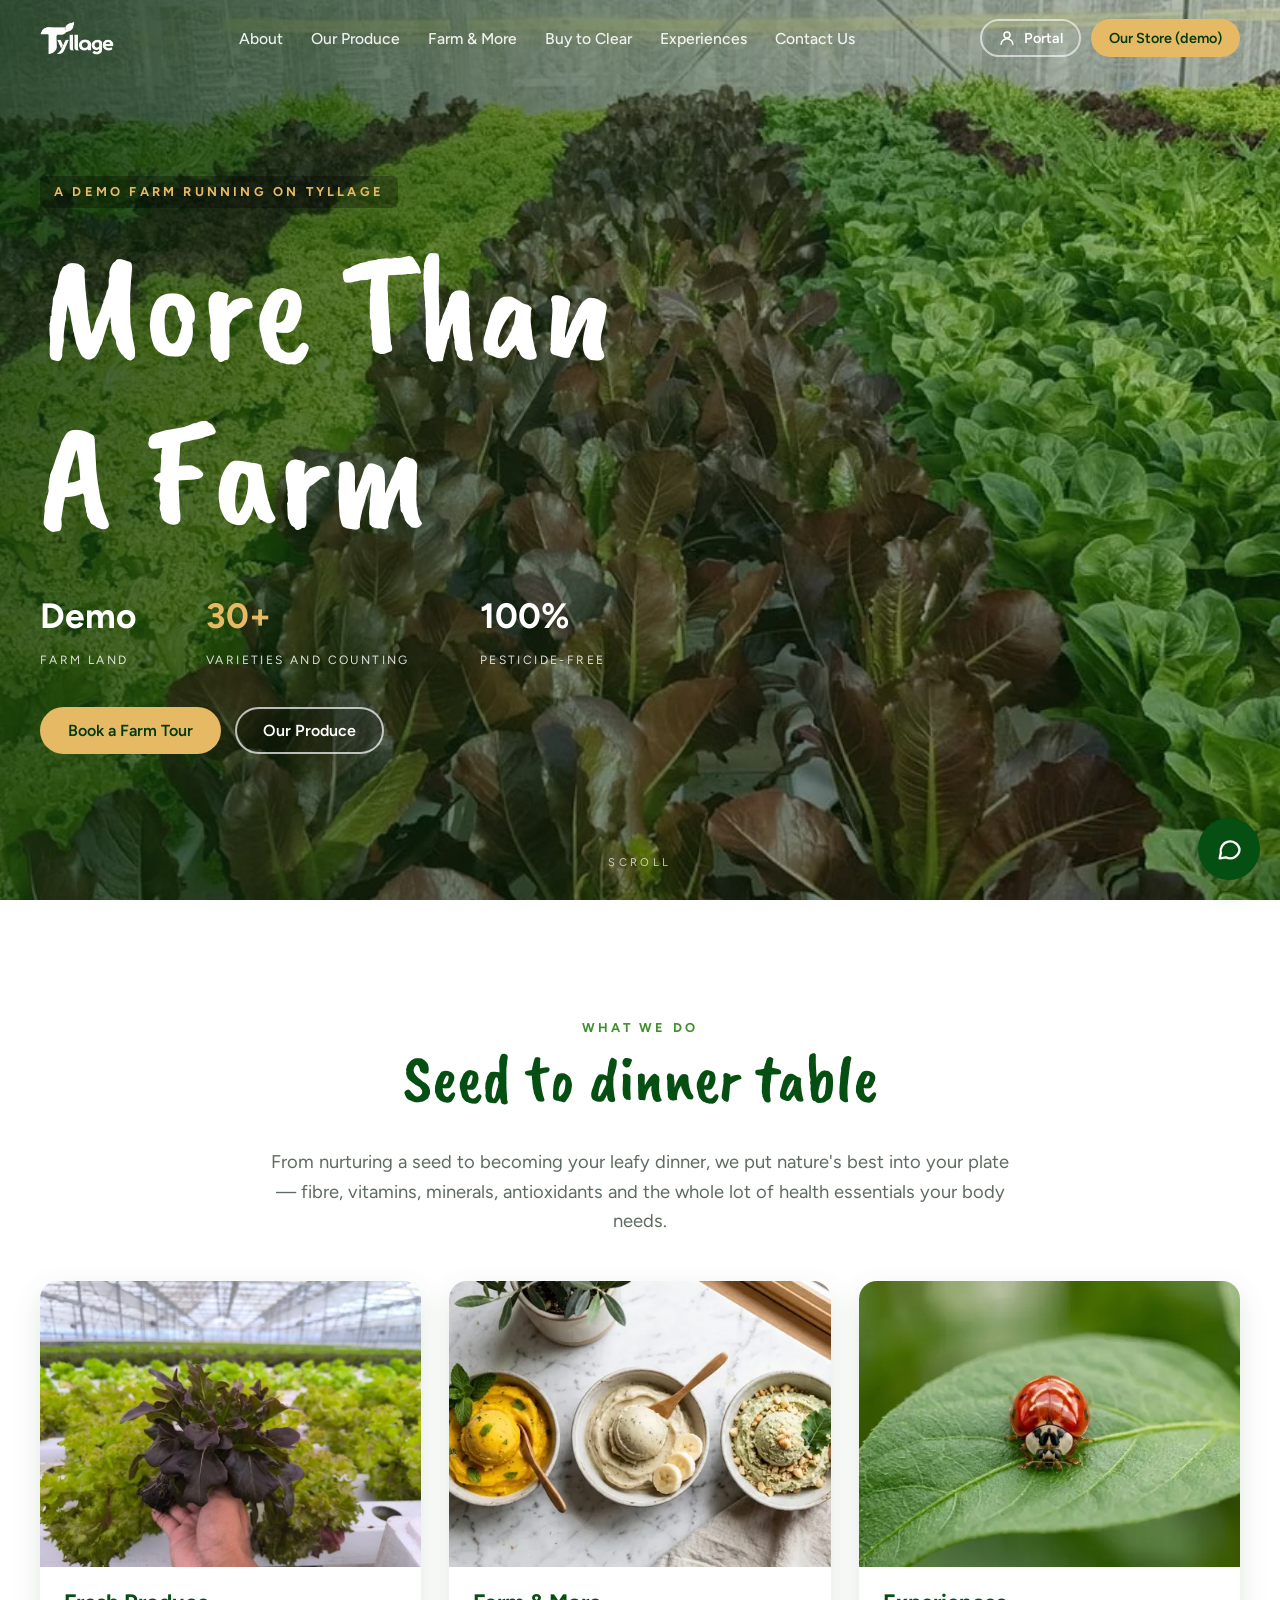
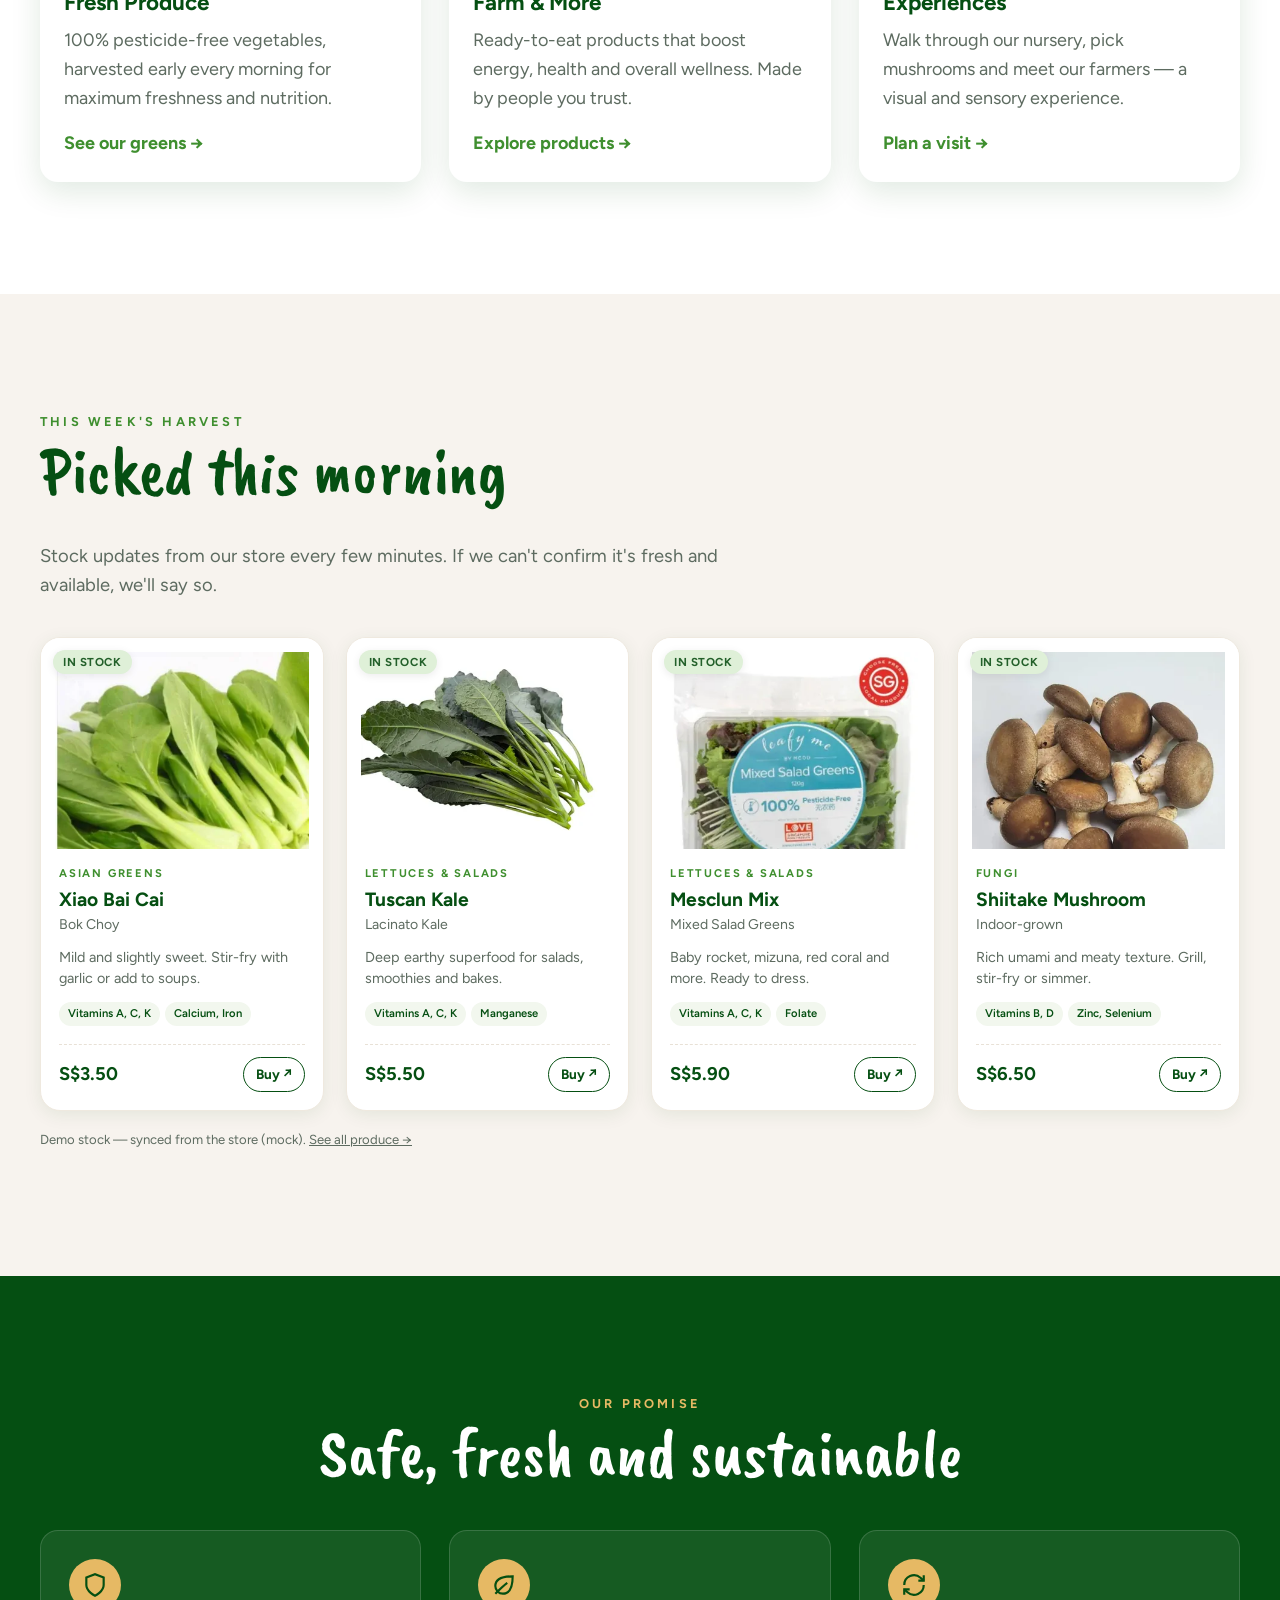
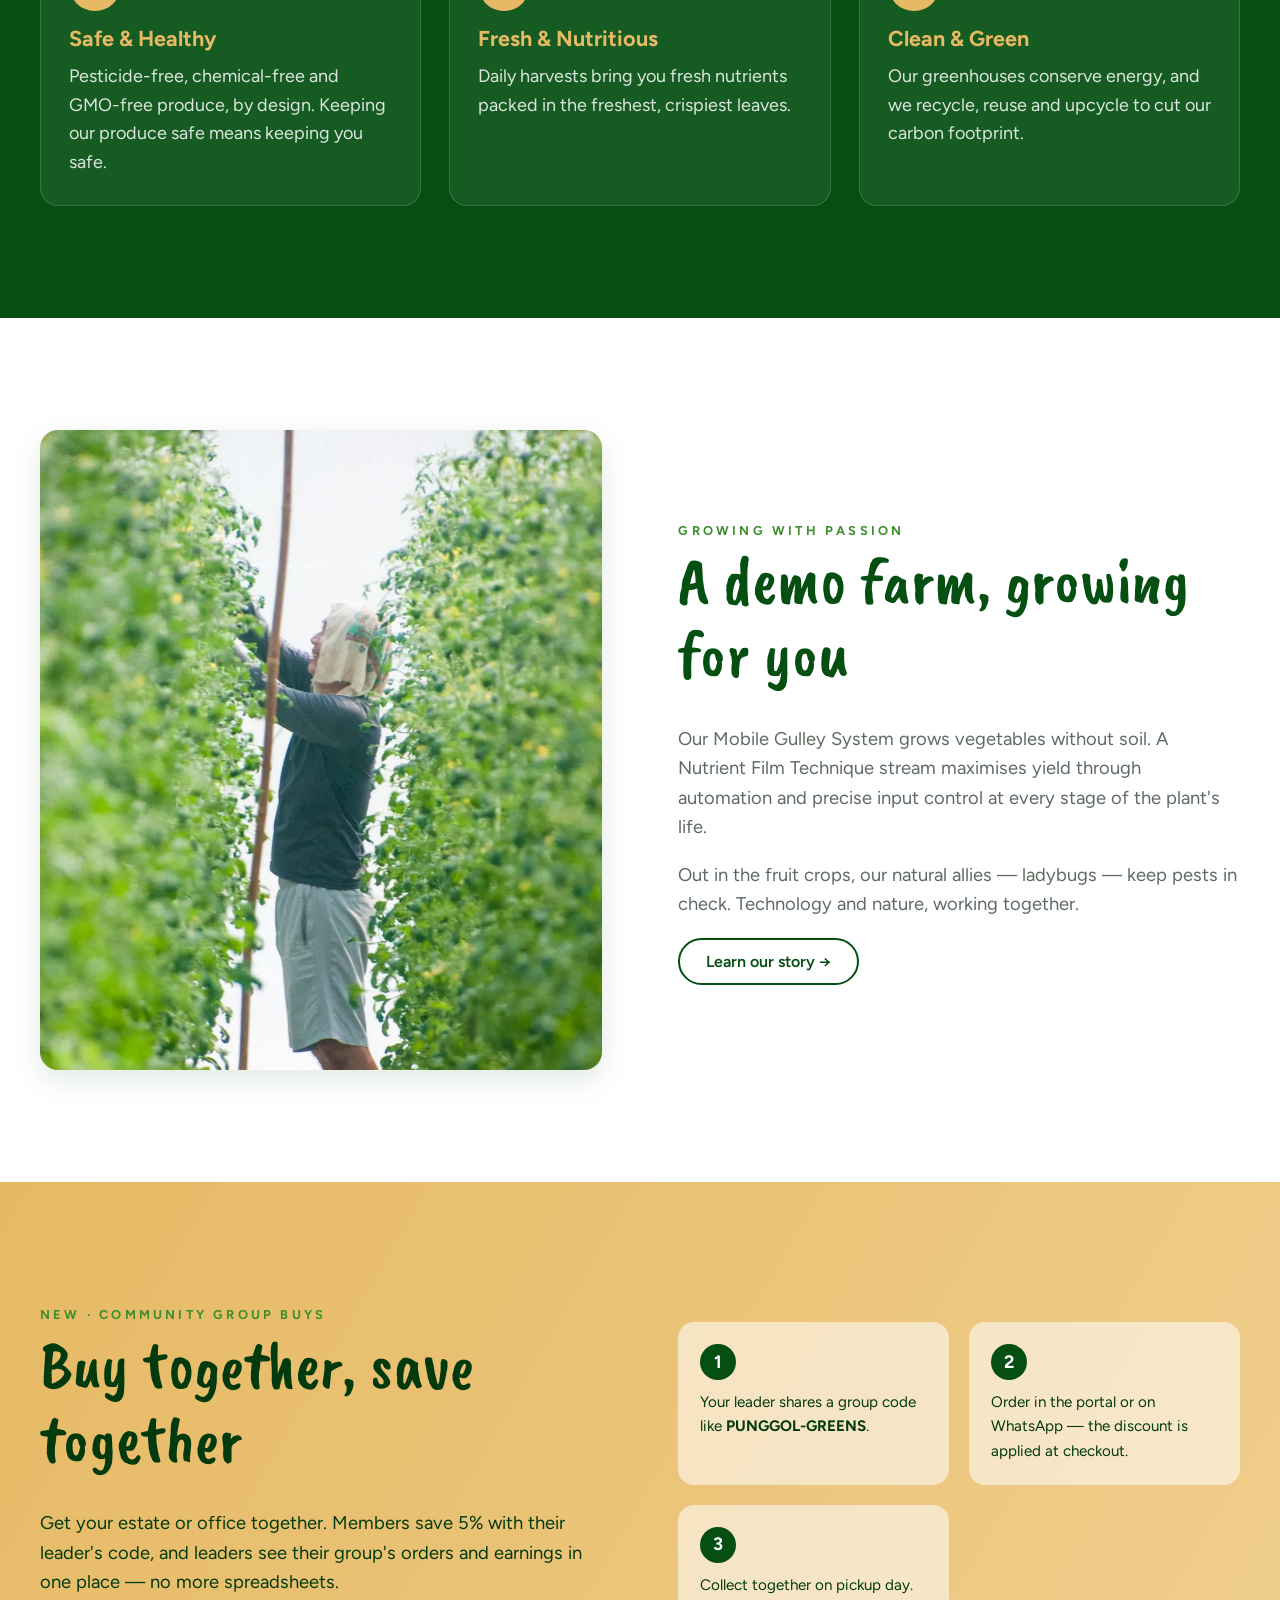
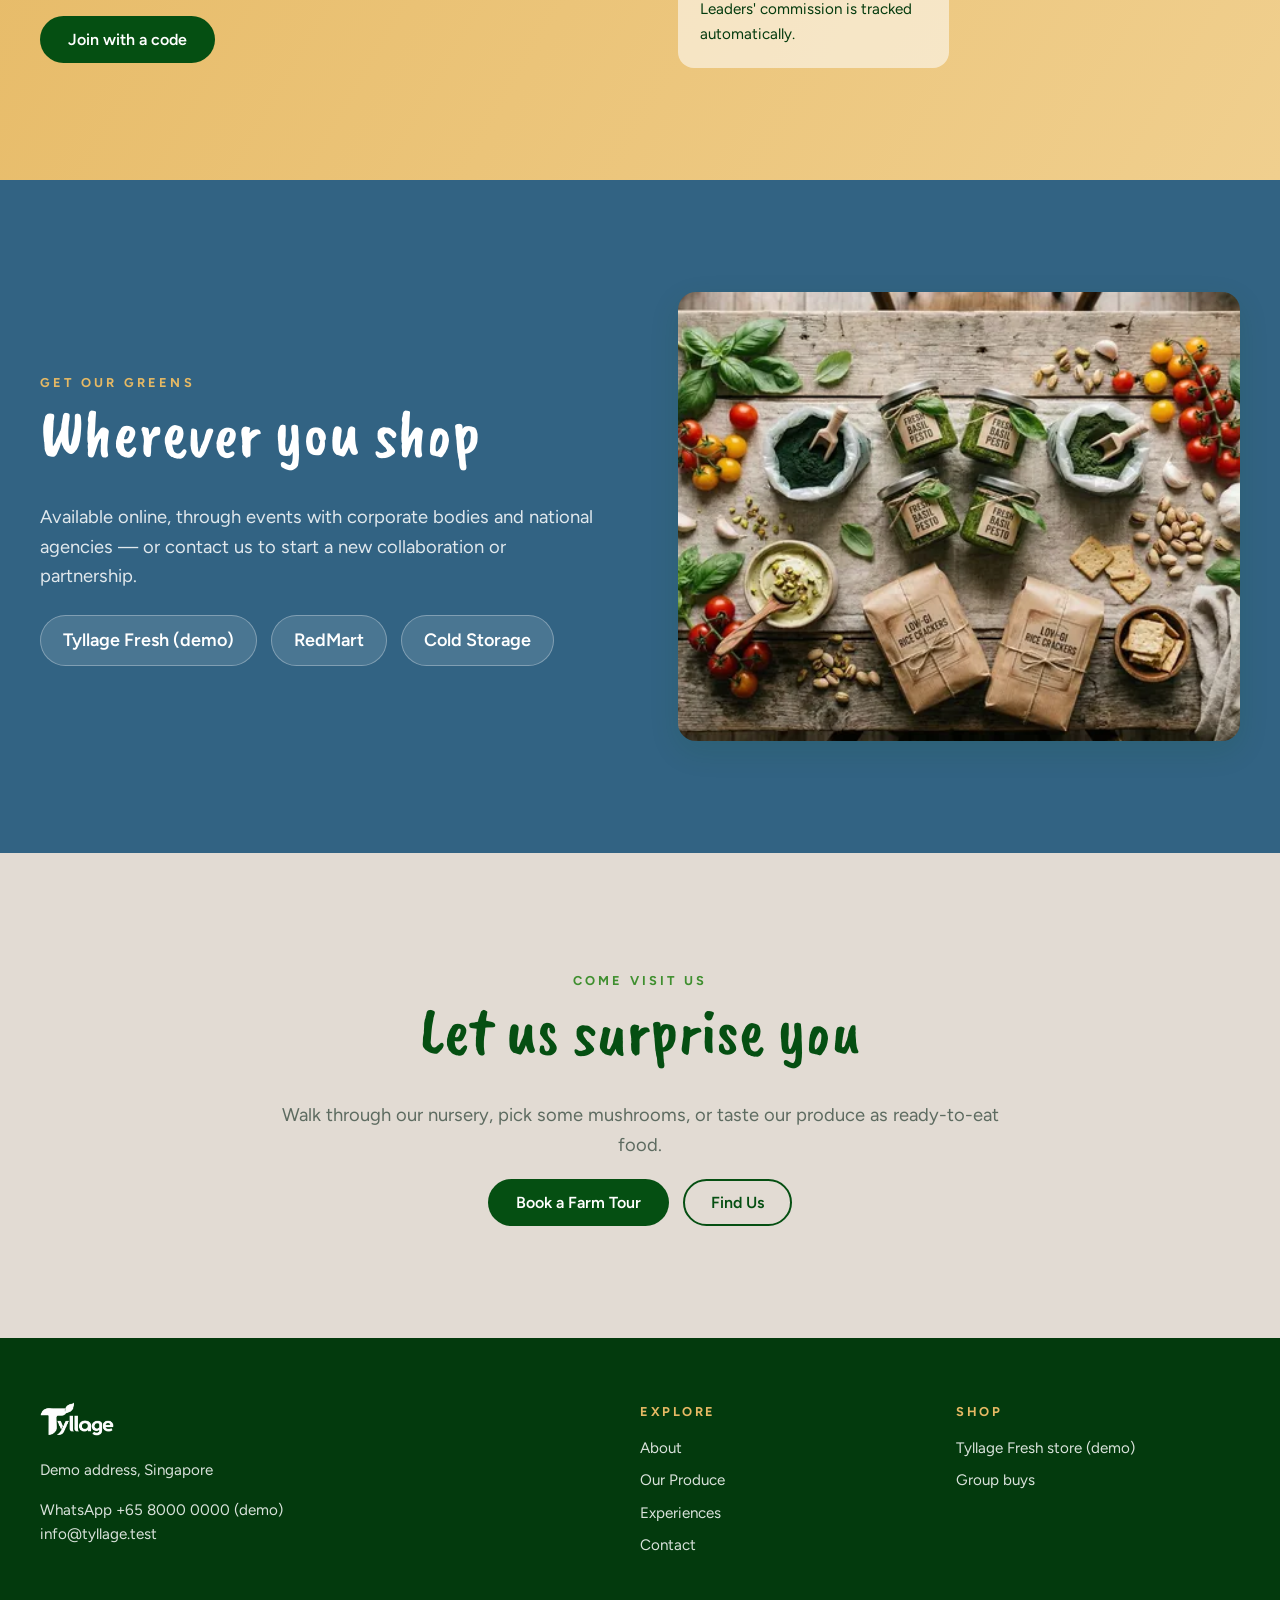
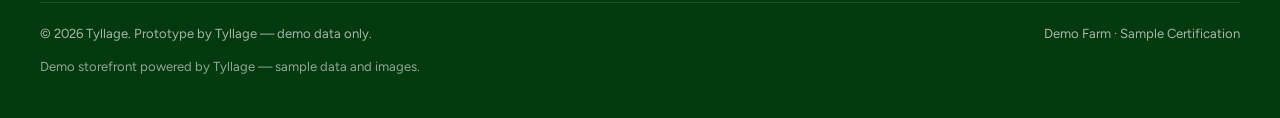
<file: index.html>
<!doctype html>
<html lang="en">
<head>
  <meta charset="utf-8">
  <meta name="viewport" content="width=device-width, initial-scale=1">
  <title>Tyllage — A Demo Farm Storefront | Pesticide-Free Vegetables</title>
  <meta name="description" content="Tyllage is a demo farm storefront with 100% pesticide-free vegetables. Fresh produce, farm products, farm tours and group buys.">
  <link rel="preconnect" href="https://fonts.googleapis.com">
  <link rel="preconnect" href="https://fonts.gstatic.com" crossorigin>
  <link href="https://fonts.googleapis.com/css2?family=Caveat+Brush&family=Figtree:wght@300;400;500;600;700&display=swap" rel="stylesheet">
  <link rel="stylesheet" href="css/style.css">
  <link rel="icon" type="image/png" href="assets/img/favicon.png">
  <meta name="theme-color" content="#054f12">
</head>
<body>
  <a class="skip-link" href="#main">Skip to content</a>

  <header class="site-header">
    <nav class="container nav" aria-label="Main">
      <a class="logo" href="index.html"><img src="assets/tyllage-logo-white.png" alt="Tyllage home" height="34"></a>
      <ul class="nav-links" id="nav-links">
        <li><a href="about.html">About</a></li>
        <li><a href="produce.html">Our Produce</a></li>
        <li><a href="produce.html#farm-more">Farm &amp; More</a></li>
        <li><a href="clearance.html">Buy to Clear</a></li>
        <li><a href="experiences.html">Experiences</a></li>
        <li><a href="contact.html">Contact Us</a></li>
        <li class="mobile-only"><a href="#">Our Store (demo) ↗</a></li>
      </ul>
      <div class="nav-actions">
        <a class="btn btn-sm btn-outline portal-btn" href="portal.html">
          <svg viewBox="0 0 24 24" fill="none" stroke="currentColor" stroke-width="2" aria-hidden="true"><circle cx="12" cy="8" r="4"/><path d="M4 21a8 8 0 0 1 16 0"/></svg>
          <span data-portal-label>Portal</span>
        </a>
        <a class="btn btn-sm btn-gold store-btn" href="#">Our Store (demo)</a>
        <button class="menu-toggle" type="button" aria-controls="nav-links" aria-expanded="false" aria-label="Open menu">
          <svg viewBox="0 0 24 24" fill="none" stroke="currentColor" stroke-width="2" aria-hidden="true"><path d="M3 6h18M3 12h18M3 18h18"/></svg>
        </button>
      </div>
    </nav>
  </header>

  <main id="main">
    <section class="hero">
      <img class="hero-bg" src="assets/img/hero-farm.webp" srcset="assets/img/hero-farm-640.webp 640w, assets/img/hero-farm.webp 1200w" sizes="100vw" alt="" fetchpriority="high">
      <div class="container">
        <span class="eyebrow badge">A demo farm running on Tyllage</span>
        <h1>More Than<br>A Farm</h1>
        <div class="stats">
          <div class="stat"><strong>Demo</strong><span>Farm land</span></div>
          <div class="stat"><strong>30+</strong><span>Varieties and counting</span></div>
          <div class="stat"><strong>100%</strong><span>Pesticide-free</span></div>
        </div>
        <div class="hero-ctas">
          <a class="btn btn-gold" href="experiences.html#book">Book a Farm Tour</a>
          <a class="btn btn-ghost" href="produce.html">Our Produce</a>
        </div>
      </div>
      <span class="scroll-cue" aria-hidden="true">SCROLL</span>
    </section>

    <section>
      <div class="container">
        <div class="center reveal">
          <span class="eyebrow dark">What we do</span>
          <h2 class="section-title">Seed to dinner table</h2>
          <p class="lead">From nurturing a seed to becoming your leafy dinner, we put nature's best into your plate — fibre, vitamins, minerals, antioxidants and the whole lot of health essentials your body needs.</p>
        </div>
        <div class="grid grid-3" style="margin-top:44px">
          <article class="card reveal">
            <img src="assets/img/fresh-produce.webp" alt="A farmer holding freshly harvested red lettuce in the greenhouse" width="800" height="600" loading="lazy">
            <div class="card-body">
              <h3>Fresh Produce</h3>
              <p>100% pesticide-free vegetables, harvested early every morning for maximum freshness and nutrition.</p>
              <a class="card-link" href="produce.html">See our greens →</a>
            </div>
          </article>
          <article class="card reveal">
            <img src="assets/img/gelato-bowls.webp" srcset="assets/img/gelato-bowls-640.webp 640w, assets/img/gelato-bowls.webp 1200w" sizes="(max-width: 860px) 100vw, 400px" alt="Bowls of farm-made gelato in three flavours" width="1200" height="669" loading="lazy">
            <div class="card-body">
              <h3>Farm &amp; More</h3>
              <p>Ready-to-eat products that boost energy, health and overall wellness. Made by people you trust.</p>
              <a class="card-link" href="produce.html#farm-more">Explore products →</a>
            </div>
          </article>
          <article class="card reveal">
            <img src="assets/img/ladybug.webp" srcset="assets/img/ladybug-640.webp 640w, assets/img/ladybug.webp 1200w" sizes="(max-width: 860px) 100vw, 400px" alt="A ladybug on a leaf, one of the farm's natural allies" width="1200" height="669" loading="lazy">
            <div class="card-body">
              <h3>Experiences</h3>
              <p>Walk through our nursery, pick mushrooms and meet our farmers — a visual and sensory experience.</p>
              <a class="card-link" href="experiences.html">Plan a visit →</a>
            </div>
          </article>
        </div>
      </div>
    </section>

    <section class="bg-cream">
      <div class="container">
        <div class="reveal">
          <span class="eyebrow dark">This week's harvest</span>
          <h2 class="section-title">Picked this morning</h2>
          <p class="lead">Stock updates from our store every few minutes. If we can't confirm it's fresh and available, we'll say so.</p>
        </div>
        <div class="harvest-row" data-featured-produce="4"></div>
        <p class="sync-note">Demo stock — synced from the store (mock). <a href="produce.html">See all produce →</a></p>
      </div>
    </section>

    <section class="bg-forest">
      <div class="container">
        <div class="center reveal">
          <span class="eyebrow">Our promise</span>
          <h2 class="section-title">Safe, fresh and sustainable</h2>
        </div>
        <div class="grid grid-3" style="margin-top:40px">
          <div class="promise reveal">
            <div class="icon-circle"><svg viewBox="0 0 24 24" fill="none" stroke="currentColor" stroke-width="2" aria-hidden="true"><path d="M12 22s8-4 8-10V5l-8-3-8 3v7c0 6 8 10 8 10z"/></svg></div>
            <h3>Safe &amp; Healthy</h3>
            <p>Pesticide-free, chemical-free and GMO-free produce, by design. Keeping our produce safe means keeping you safe.</p>
          </div>
          <div class="promise reveal">
            <div class="icon-circle"><svg viewBox="0 0 24 24" fill="none" stroke="currentColor" stroke-width="2" aria-hidden="true"><path d="M11 20A7 7 0 0 1 4 13c0-5 4-9 16-9 0 12-4 16-9 16z"/><path d="M4 20c4-4 7-7 11-10"/></svg></div>
            <h3>Fresh &amp; Nutritious</h3>
            <p>Daily harvests bring you fresh nutrients packed in the freshest, crispiest leaves.</p>
          </div>
          <div class="promise reveal">
            <div class="icon-circle"><svg viewBox="0 0 24 24" fill="none" stroke="currentColor" stroke-width="2" aria-hidden="true"><path d="M3 12a9 9 0 0 1 15-6.7L21 8"/><path d="M21 3v5h-5"/><path d="M21 12a9 9 0 0 1-15 6.7L3 16"/><path d="M3 21v-5h5"/></svg></div>
            <h3>Clean &amp; Green</h3>
            <p>Our greenhouses conserve energy, and we recycle, reuse and upcycle to cut our carbon footprint.</p>
          </div>
        </div>
      </div>
    </section>

    <section>
      <div class="container split">
        <img class="rounded-img portrait reveal" src="assets/img/farmer-vertical.webp" srcset="assets/img/farmer-vertical-500.webp 500w, assets/img/farmer-vertical.webp 900w" sizes="(max-width: 860px) 100vw, 560px" alt="A farmer tending tall vertical rows of greens" width="900" height="1600" loading="lazy">
        <div class="reveal">
          <span class="eyebrow dark">Growing with passion</span>
          <h2 class="section-title">A demo farm, growing for you</h2>
          <p class="lead">Our Mobile Gulley System grows vegetables without soil. A Nutrient Film Technique stream maximises yield through automation and precise input control at every stage of the plant's life.</p>
          <p class="lead">Out in the fruit crops, our natural allies — ladybugs — keep pests in check. Technology and nature, working together.</p>
          <a class="btn btn-outline" href="about.html">Learn our story →</a>
        </div>
      </div>
    </section>

    <section class="groupbuy" id="group-buy">
      <div class="container">
        <div class="split">
          <div class="reveal">
            <span class="eyebrow dark">New · Community group buys</span>
            <h2 class="section-title" style="color:var(--forest-dark)">Buy together, save together</h2>
            <p class="lead" style="color:var(--forest-dark)">Get your estate or office together. Members save 5% with their leader's code, and leaders see their group's orders and earnings in one place — no more spreadsheets.</p>
            <div class="hero-ctas">
              <a class="btn btn-forest" href="portal.html?role=customer">Join with a code</a>
            </div>
          </div>
          <div class="steps reveal">
            <div class="step"><b>1</b><p>Your leader shares a group code like <strong>PUNGGOL-GREENS</strong>.</p></div>
            <div class="step"><b>2</b><p>Order in the portal or on WhatsApp — the discount is applied at checkout.</p></div>
            <div class="step"><b>3</b><p>Collect together on pickup day. Leaders' commission is tracked automatically.</p></div>
          </div>
        </div>
      </div>
    </section>

    <section class="bg-berry">
      <div class="container split">
        <div class="reveal">
          <span class="eyebrow">Get our greens</span>
          <h2 class="section-title">Wherever you shop</h2>
          <p class="lead">Available online, through events with corporate bodies and national agencies — or contact us to start a new collaboration or partnership.</p>
          <div class="partners">
            <a class="partner" href="#">Tyllage Fresh (demo)</a>
            <span class="partner">RedMart</span>
            <span class="partner">Cold Storage</span>
          </div>
        </div>
        <img class="rounded-img reveal" src="assets/img/farm-flatlay.webp" srcset="assets/img/farm-flatlay-640.webp 640w, assets/img/farm-flatlay.webp 1200w" sizes="(max-width: 860px) 100vw, 560px" alt="Tyllage farm products laid out with fresh greens" width="1200" height="669" loading="lazy">
      </div>
    </section>

    <section class="bg-stony">
      <div class="container center reveal">
        <span class="eyebrow dark">Come visit us</span>
        <h2 class="section-title">Let us surprise you</h2>
        <p class="lead">Walk through our nursery, pick some mushrooms, or taste our produce as ready-to-eat food.</p>
        <div class="hero-ctas" style="justify-content:center">
          <a class="btn btn-forest" href="experiences.html#book">Book a Farm Tour</a>
          <a class="btn btn-outline" href="contact.html">Find Us</a>
        </div>
      </div>
    </section>
  </main>

  <footer class="site-footer">
    <div class="container">
      <div class="footer-grid">
        <div>
          <a class="logo" href="index.html"><img src="assets/tyllage-logo-white.png" alt="Tyllage" height="34" loading="lazy"></a>
          <p>Demo address, Singapore</p>
          <p>WhatsApp +65 8000 0000 (demo)<br><a href="mailto:info@tyllage.test">info@tyllage.test</a></p>
        </div>
        <div>
          <h4>Explore</h4>
          <ul>
            <li><a href="about.html">About</a></li>
            <li><a href="produce.html">Our Produce</a></li>
            <li><a href="experiences.html">Experiences</a></li>
            <li><a href="contact.html">Contact</a></li>
          </ul>
        </div>
        <div>
          <h4>Shop</h4>
          <ul>
            <li><a href="#">Tyllage Fresh store (demo)</a></li>
            <li><a href="index.html#group-buy">Group buys</a></li>
          </ul>
        </div>
      </div>
      <div class="footer-bottom">
        <span>© <span data-year></span> Tyllage. Prototype by Tyllage — demo data only.</span>
        <span>Demo Farm · Sample Certification</span>
      </div>
      <p style="margin-top:12px;font-size:.82rem;opacity:.65">Demo storefront powered by Tyllage — sample data and images.</p>
    </div>
  </footer>

  <script src="js/data.js"></script>
  <script src="js/assist.js"></script>
  <script src="js/main.js"></script>
</body>
</html>
</file>
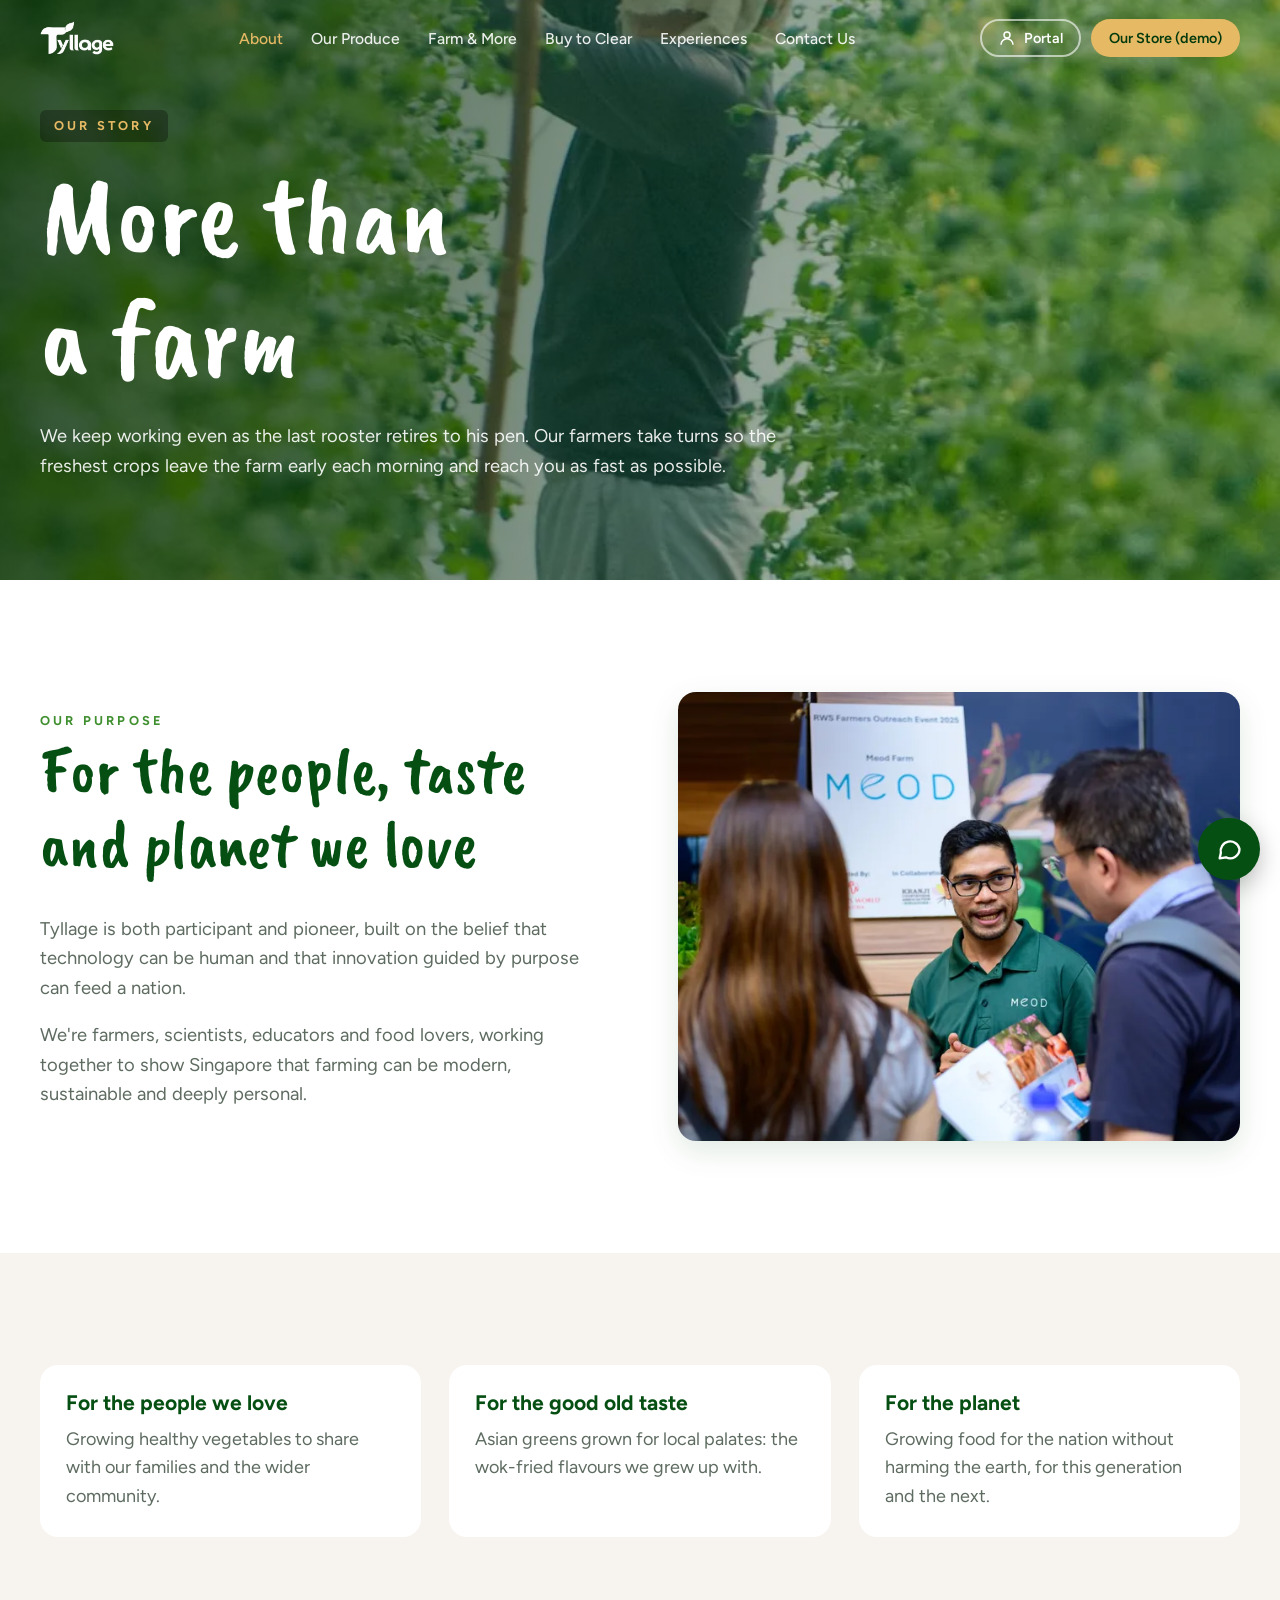
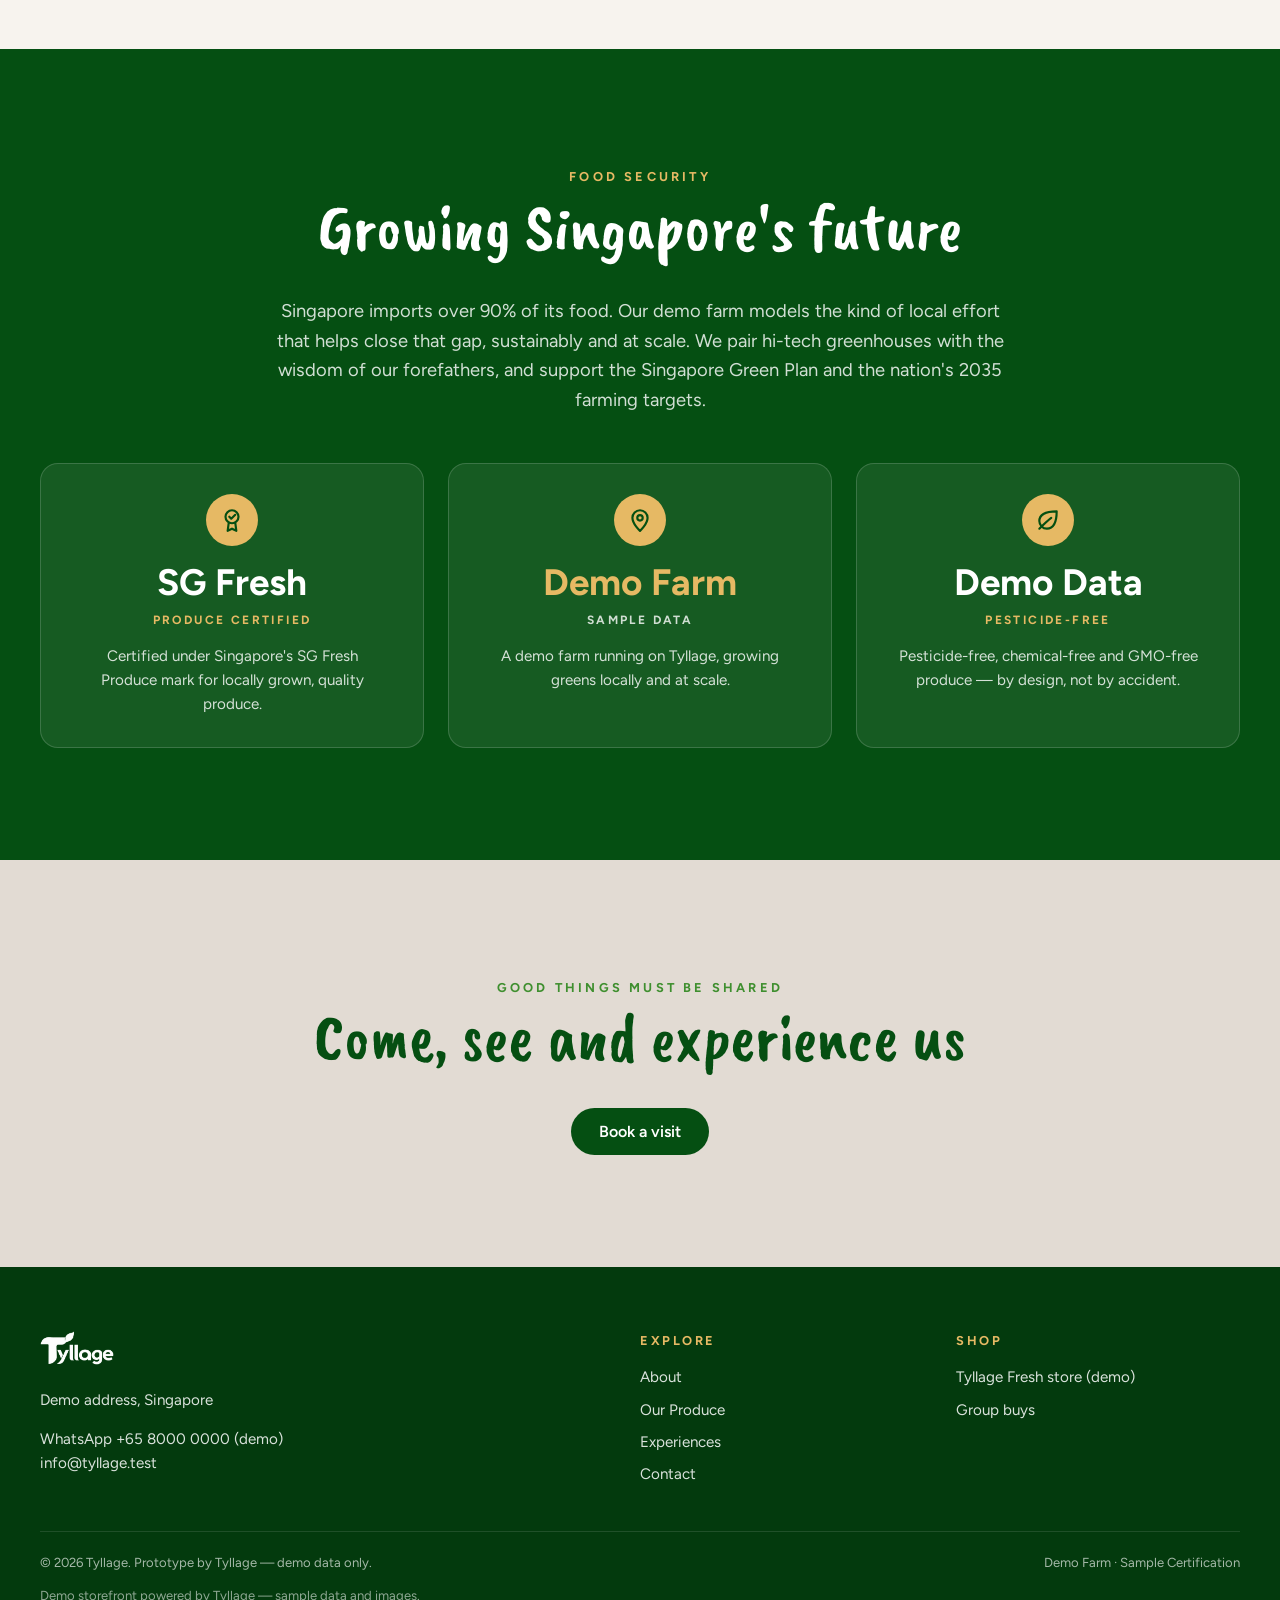
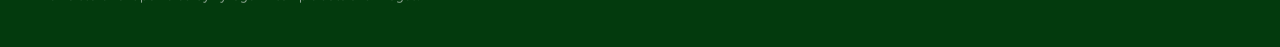
<file: about.html>
<!doctype html>
<html lang="en">
<head>
  <meta charset="utf-8">
  <meta name="viewport" content="width=device-width, initial-scale=1">
  <title>About — A Demo Farm Storefront | Tyllage</title>
  <meta name="description" content="Tyllage is a demo farm storefront with pesticide-free produce, for the people, taste and planet we love.">
  <link rel="preconnect" href="https://fonts.googleapis.com">
  <link rel="preconnect" href="https://fonts.gstatic.com" crossorigin>
  <link href="https://fonts.googleapis.com/css2?family=Caveat+Brush&family=Figtree:wght@300;400;500;600;700&display=swap" rel="stylesheet">
  <link rel="stylesheet" href="css/style.css">
  <link rel="icon" type="image/png" href="assets/img/favicon.png">
  <meta name="theme-color" content="#054f12">
</head>
<body>
  <a class="skip-link" href="#main">Skip to content</a>

  <header class="site-header">
    <nav class="container nav" aria-label="Main">
      <a class="logo" href="index.html"><img src="assets/tyllage-logo-white.png" alt="Tyllage home" height="34"></a>
      <ul class="nav-links" id="nav-links">
        <li><a href="about.html" aria-current="page">About</a></li>
        <li><a href="produce.html">Our Produce</a></li>
        <li><a href="produce.html#farm-more">Farm &amp; More</a></li>
        <li><a href="clearance.html">Buy to Clear</a></li>
        <li><a href="experiences.html">Experiences</a></li>
        <li><a href="contact.html">Contact Us</a></li>
        <li class="mobile-only"><a href="#">Our Store (demo) ↗</a></li>
      </ul>
      <div class="nav-actions">
        <a class="btn btn-sm btn-outline portal-btn" href="portal.html">
          <svg viewBox="0 0 24 24" fill="none" stroke="currentColor" stroke-width="2" aria-hidden="true"><circle cx="12" cy="8" r="4"/><path d="M4 21a8 8 0 0 1 16 0"/></svg>
          <span data-portal-label>Portal</span>
        </a>
        <a class="btn btn-sm btn-gold store-btn" href="#">Our Store (demo)</a>
        <button class="menu-toggle" type="button" aria-controls="nav-links" aria-expanded="false" aria-label="Open menu">
          <svg viewBox="0 0 24 24" fill="none" stroke="currentColor" stroke-width="2" aria-hidden="true"><path d="M3 6h18M3 12h18M3 18h18"/></svg>
        </button>
      </div>
    </nav>
  </header>

  <main id="main">
    <section class="hero page-hero">
      <img class="hero-bg" src="assets/img/farmer-vertical.webp" srcset="assets/img/farmer-vertical-500.webp 500w, assets/img/farmer-vertical.webp 900w" sizes="100vw" alt="" fetchpriority="high">
      <div class="container">
        <span class="eyebrow badge">Our story</span>
        <h1>More than<br>a farm</h1>
        <p class="lead" style="color:rgba(255,255,255,.9)">We keep working even as the last rooster retires to his pen. Our farmers take turns so the freshest crops leave the farm early each morning and reach you as fast as possible.</p>
      </div>
    </section>

    <section>
      <div class="container split">
        <div class="reveal">
          <span class="eyebrow dark">Our purpose</span>
          <h2 class="section-title">For the people, taste and planet we love</h2>
          <p class="lead">Tyllage is both participant and pioneer, built on the belief that technology can be human and that innovation guided by purpose can feed a nation.</p>
          <p class="lead">We're farmers, scientists, educators and food lovers, working together to show Singapore that farming can be modern, sustainable and deeply personal.</p>
        </div>
        <img class="rounded-img reveal" src="assets/img/contact.webp" srcset="assets/img/contact-800.webp 800w, assets/img/contact.webp 1600w" sizes="(max-width: 860px) 100vw, 560px" alt="The Tyllage team talking with visitors at a market booth" width="1600" height="1067" loading="lazy">
      </div>
    </section>

    <section class="bg-cream">
      <div class="container">
        <div class="grid grid-3">
          <div class="category-card reveal" style="background:var(--white)"><h3>For the people we love</h3><p>Growing healthy vegetables to share with our families and the wider community.</p></div>
          <div class="category-card reveal" style="background:var(--white)"><h3>For the good old taste</h3><p>Asian greens grown for local palates: the wok-fried flavours we grew up with.</p></div>
          <div class="category-card reveal" style="background:var(--white)"><h3>For the planet</h3><p>Growing food for the nation without harming the earth, for this generation and the next.</p></div>
        </div>
      </div>
    </section>

    <section class="bg-forest">
      <div class="container">
        <div class="center reveal">
          <span class="eyebrow">Food security</span>
          <h2 class="section-title">Growing Singapore's future</h2>
          <p class="lead">Singapore imports over 90% of its food. Our demo farm models the kind of local effort that helps close that gap, sustainably and at scale. We pair hi-tech greenhouses with the wisdom of our forefathers, and support the Singapore Green Plan and the nation's 2035 farming targets.</p>
        </div>
        <div class="fact-cards">
          <article class="fact-card reveal">
            <div class="icon-circle"><svg viewBox="0 0 24 24" fill="none" stroke="currentColor" stroke-width="2" stroke-linecap="round" stroke-linejoin="round" aria-hidden="true"><circle cx="12" cy="9" r="6"/><path d="M9 14.5 8 22l4-2 4 2-1-7.5"/><path d="m9.5 9 1.8 1.8L15 7.2"/></svg></div>
            <strong>SG Fresh</strong>
            <span class="fact-label">Produce certified</span>
            <p>Certified under Singapore's SG Fresh Produce mark for locally grown, quality produce.</p>
          </article>
          <article class="fact-card reveal">
            <div class="icon-circle"><svg viewBox="0 0 24 24" fill="none" stroke="currentColor" stroke-width="2" stroke-linecap="round" stroke-linejoin="round" aria-hidden="true"><path d="M12 22s7-6.2 7-12a7 7 0 0 0-14 0c0 5.8 7 12 7 12z"/><circle cx="12" cy="10" r="2.5"/></svg></div>
            <strong>Demo Farm</strong>
            <span class="fact-label">Sample data</span>
            <p>A demo farm running on Tyllage, growing greens locally and at scale.</p>
          </article>
          <article class="fact-card reveal">
            <div class="icon-circle"><svg viewBox="0 0 24 24" fill="none" stroke="currentColor" stroke-width="2" stroke-linecap="round" stroke-linejoin="round" aria-hidden="true"><path d="M11 20A7 7 0 0 1 4 13c0-5 4-9 16-9 0 12-4 16-9 16z"/><path d="M4 20c4-4 7-7 11-10"/></svg></div>
            <strong>Demo Data</strong>
            <span class="fact-label">Pesticide-free</span>
            <p>Pesticide-free, chemical-free and GMO-free produce — by design, not by accident.</p>
          </article>
        </div>
      </div>
    </section>

    <section class="bg-stony">
      <div class="container center reveal">
        <span class="eyebrow dark">Good things must be shared</span>
        <h2 class="section-title">Come, see and experience us</h2>
        <a class="btn btn-forest" href="experiences.html#book">Book a visit</a>
      </div>
    </section>
  </main>

  <footer class="site-footer">
    <div class="container">
      <div class="footer-grid">
        <div>
          <a class="logo" href="index.html"><img src="assets/tyllage-logo-white.png" alt="Tyllage" height="34" loading="lazy"></a>
          <p>Demo address, Singapore</p>
          <p>WhatsApp +65 8000 0000 (demo)<br><a href="mailto:info@tyllage.test">info@tyllage.test</a></p>
        </div>
        <div>
          <h4>Explore</h4>
          <ul>
            <li><a href="about.html">About</a></li>
            <li><a href="produce.html">Our Produce</a></li>
            <li><a href="experiences.html">Experiences</a></li>
            <li><a href="contact.html">Contact</a></li>
          </ul>
        </div>
        <div>
          <h4>Shop</h4>
          <ul>
            <li><a href="#">Tyllage Fresh store (demo)</a></li>
            <li><a href="index.html#group-buy">Group buys</a></li>
          </ul>
        </div>
      </div>
      <div class="footer-bottom">
        <span>© <span data-year></span> Tyllage. Prototype by Tyllage — demo data only.</span>
        <span>Demo Farm · Sample Certification</span>
      </div>
      <p style="margin-top:12px;font-size:.82rem;opacity:.65">Demo storefront powered by Tyllage — sample data and images.</p>
    </div>
  </footer>

  <script src="js/data.js"></script>
  <script src="js/assist.js"></script>
  <script src="js/main.js"></script>
</body>
</html>
</file>
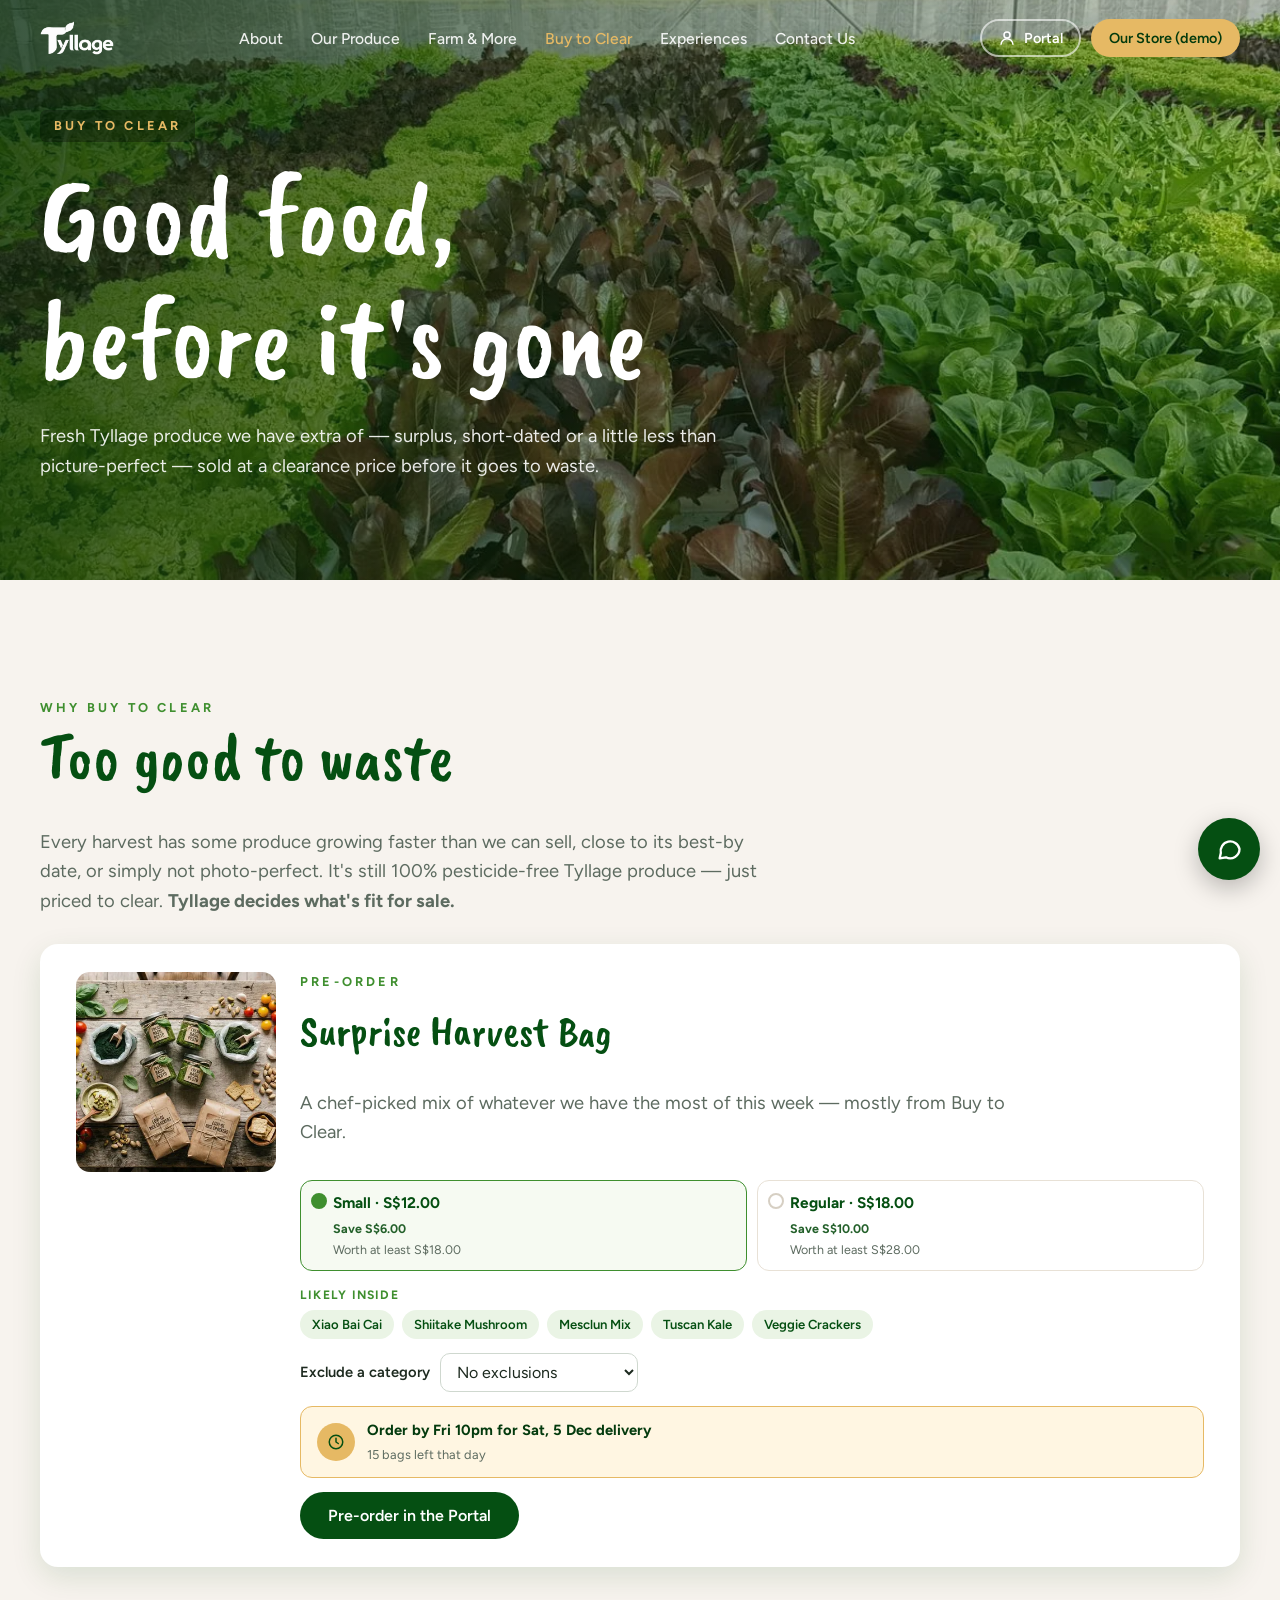
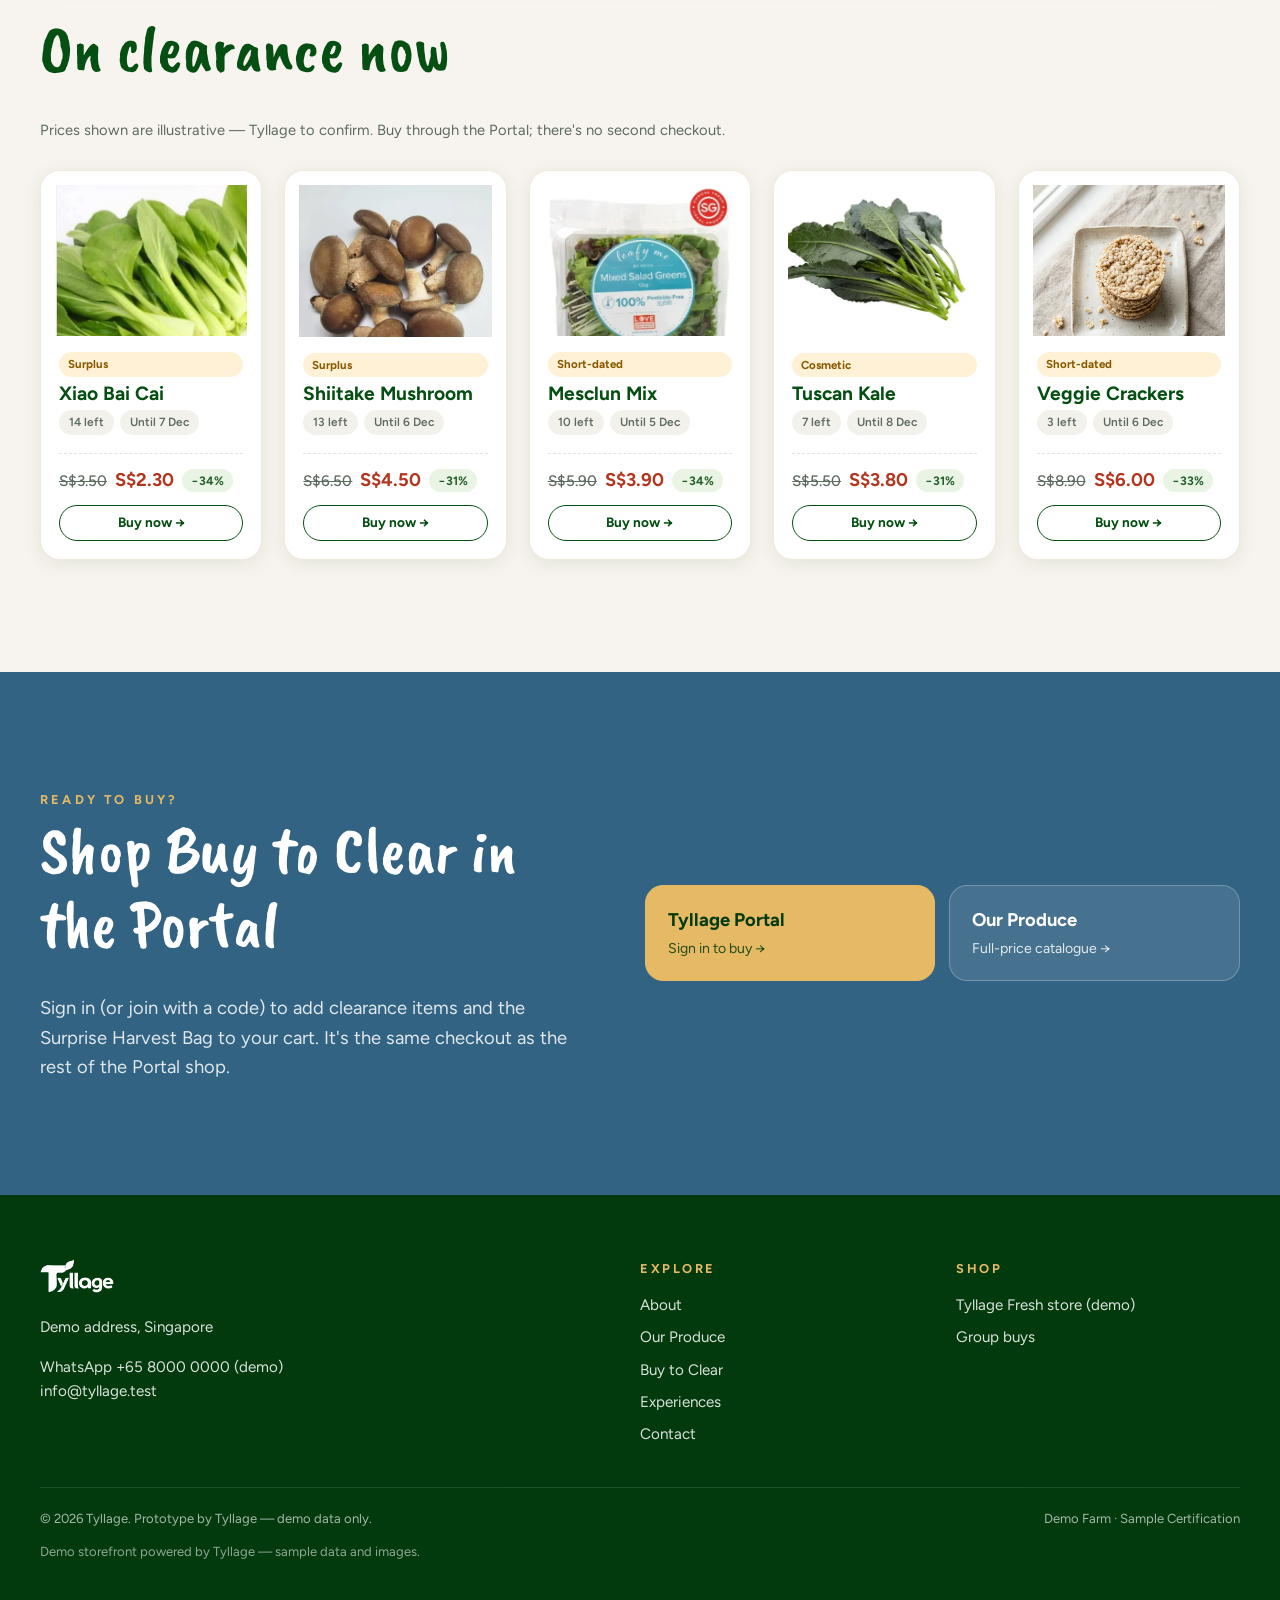
<file: clearance.html>
<!doctype html>
<html lang="en">
<head>
  <meta charset="utf-8">
  <meta name="viewport" content="width=device-width, initial-scale=1">
  <title>Buy to Clear | Tyllage</title>
  <meta name="description" content="Fresh Tyllage produce we have extra of, sold at a clearance price before it goes to waste — plus the pre-order Surprise Harvest Bag.">
  <link rel="preconnect" href="https://fonts.googleapis.com">
  <link rel="preconnect" href="https://fonts.gstatic.com" crossorigin>
  <link href="https://fonts.googleapis.com/css2?family=Caveat+Brush&family=Figtree:wght@300;400;500;600;700&display=swap" rel="stylesheet">
  <link rel="stylesheet" href="css/style.css">
  <link rel="icon" type="image/png" href="assets/img/favicon.png">
  <meta name="theme-color" content="#054f12">
</head>
<body>
  <a class="skip-link" href="#main">Skip to content</a>

  <header class="site-header">
    <nav class="container nav" aria-label="Main">
      <a class="logo" href="index.html"><img src="assets/tyllage-logo-white.png" alt="Tyllage home" height="34"></a>
      <ul class="nav-links" id="nav-links">
        <li><a href="about.html">About</a></li>
        <li><a href="produce.html">Our Produce</a></li>
        <li><a href="produce.html#farm-more">Farm &amp; More</a></li>
        <li><a href="clearance.html" aria-current="page">Buy to Clear</a></li>
        <li><a href="experiences.html">Experiences</a></li>
        <li><a href="contact.html">Contact Us</a></li>
        <li class="mobile-only"><a href="#">Our Store (demo) ↗</a></li>
      </ul>
      <div class="nav-actions">
        <a class="btn btn-sm btn-outline portal-btn" href="portal.html">
          <svg viewBox="0 0 24 24" fill="none" stroke="currentColor" stroke-width="2" aria-hidden="true"><circle cx="12" cy="8" r="4"/><path d="M4 21a8 8 0 0 1 16 0"/></svg>
          <span data-portal-label>Portal</span>
        </a>
        <a class="btn btn-sm btn-gold store-btn" href="#">Our Store (demo)</a>
        <button class="menu-toggle" type="button" aria-controls="nav-links" aria-expanded="false" aria-label="Open menu">
          <svg viewBox="0 0 24 24" fill="none" stroke="currentColor" stroke-width="2" aria-hidden="true"><path d="M3 6h18M3 12h18M3 18h18"/></svg>
        </button>
      </div>
    </nav>
  </header>

  <main id="main">
    <section class="hero page-hero">
      <img class="hero-bg" src="assets/img/hero-farm.webp" srcset="assets/img/hero-farm-640.webp 640w, assets/img/hero-farm.webp 1200w" sizes="100vw" alt="" fetchpriority="high">
      <div class="container">
        <span class="eyebrow badge">Buy to Clear</span>
        <h1>Good food,<br>before it's gone</h1>
        <p class="lead" style="color:rgba(255,255,255,.9)">Fresh Tyllage produce we have extra of — surplus, short-dated or a little less than picture-perfect — sold at a clearance price before it goes to waste.</p>
      </div>
    </section>

    <section class="bg-cream">
      <div class="container">
        <div class="catalog-head reveal">
          <div>
            <span class="eyebrow dark">Why Buy to Clear</span>
            <h2 class="section-title">Too good to waste</h2>
            <p class="lead">Every harvest has some produce growing faster than we can sell, close to its best-by date, or simply not photo-perfect. It's still 100% pesticide-free Tyllage produce — just priced to clear. <strong>Tyllage decides what's fit for sale.</strong></p>
          </div>
        </div>

        <article class="bag-promo reveal" aria-label="Surprise Harvest Bag">
          <div class="bag-photo">
            <img src="assets/img/farm-flatlay.webp" srcset="assets/img/farm-flatlay-640.webp 640w, assets/img/farm-flatlay.webp 1200w" sizes="(max-width: 860px) 100vw, 200px" alt="A flatlay of freshly harvested Tyllage produce" width="640" height="640" loading="lazy">
          </div>
          <div class="bag-info">
            <span class="eyebrow dark">Pre-order</span>
            <h3>Surprise Harvest Bag</h3>
            <p class="lead">A chef-picked mix of whatever we have the most of this week — mostly from Buy to Clear.</p>
            <div class="size-boxes" data-bag-sizes role="group" aria-label="Choose a bag size"></div>
            <div>
              <p class="likely-inside-label">Likely inside</p>
              <ul class="likely-inside" data-bag-likely aria-label="Likely inside the bag"></ul>
            </div>
            <label class="bag-exclude">Exclude a category
              <select data-bag-exclude aria-label="Exclude a category"></select>
            </label>
            <div class="bag-cutoff">
              <span class="icon-circle" aria-hidden="true"><svg viewBox="0 0 24 24" fill="none" stroke="currentColor" stroke-width="2" stroke-linecap="round" stroke-linejoin="round"><circle cx="12" cy="12" r="9"/><path d="M12 7v5l3 2"/></svg></span>
              <span>
                <strong data-bag-cutoff-text></strong>
                <small data-bag-left-text aria-live="polite"></small>
              </span>
            </div>
            <a class="btn btn-forest" href="portal.html?role=customer" data-bag-cta>Pre-order in the Portal</a>
          </div>
        </article>

        <h2 class="section-title">On clearance now</h2>
        <p class="clearance-note">Prices shown are illustrative — Tyllage to confirm. Buy through the Portal; there's no second checkout.</p>
        <div class="harvest-row catalog-grid clearance-cards-grid" data-clearance-grid></div>
        <p class="catalog-empty" data-clearance-empty hidden>
          <strong>Nothing is on clearance right now.</strong>
          <span>Check back soon, or pre-order a Surprise Harvest Bag above.</span>
        </p>
      </div>
    </section>

    <section class="bg-berry buy-band">
      <div class="container">
        <div class="buy-inner reveal">
          <div>
            <span class="eyebrow">Ready to buy?</span>
            <h2 class="section-title">Shop Buy to Clear in the Portal</h2>
            <p class="lead">Sign in (or join with a code) to add clearance items and the Surprise Harvest Bag to your cart. It's the same checkout as the rest of the Portal shop.</p>
          </div>
          <div class="buy-options">
            <a class="buy-option primary" href="portal.html?role=customer"><strong>Tyllage Portal</strong><span>Sign in to buy →</span></a>
            <a class="buy-option" href="produce.html"><strong>Our Produce</strong><span>Full-price catalogue →</span></a>
          </div>
        </div>
      </div>
    </section>
  </main>

  <footer class="site-footer">
    <div class="container">
      <div class="footer-grid">
        <div>
          <a class="logo" href="index.html"><img src="assets/tyllage-logo-white.png" alt="Tyllage" height="34" loading="lazy"></a>
          <p>Demo address, Singapore</p>
          <p>WhatsApp +65 8000 0000 (demo)<br><a href="mailto:info@tyllage.test">info@tyllage.test</a></p>
        </div>
        <div>
          <h4>Explore</h4>
          <ul>
            <li><a href="about.html">About</a></li>
            <li><a href="produce.html">Our Produce</a></li>
            <li><a href="clearance.html">Buy to Clear</a></li>
            <li><a href="experiences.html">Experiences</a></li>
            <li><a href="contact.html">Contact</a></li>
          </ul>
        </div>
        <div>
          <h4>Shop</h4>
          <ul>
            <li><a href="#">Tyllage Fresh store (demo)</a></li>
            <li><a href="index.html#group-buy">Group buys</a></li>
          </ul>
        </div>
      </div>
      <div class="footer-bottom">
        <span>© <span data-year></span> Tyllage. Prototype by Tyllage — demo data only.</span>
        <span>Demo Farm · Sample Certification</span>
      </div>
      <p style="margin-top:12px;font-size:.82rem;opacity:.65">Demo storefront powered by Tyllage — sample data and images.</p>
    </div>
  </footer>

  <script src="js/data.js"></script>
  <script src="js/assist.js"></script>
  <script src="js/main.js"></script>
</body>
</html>
</file>
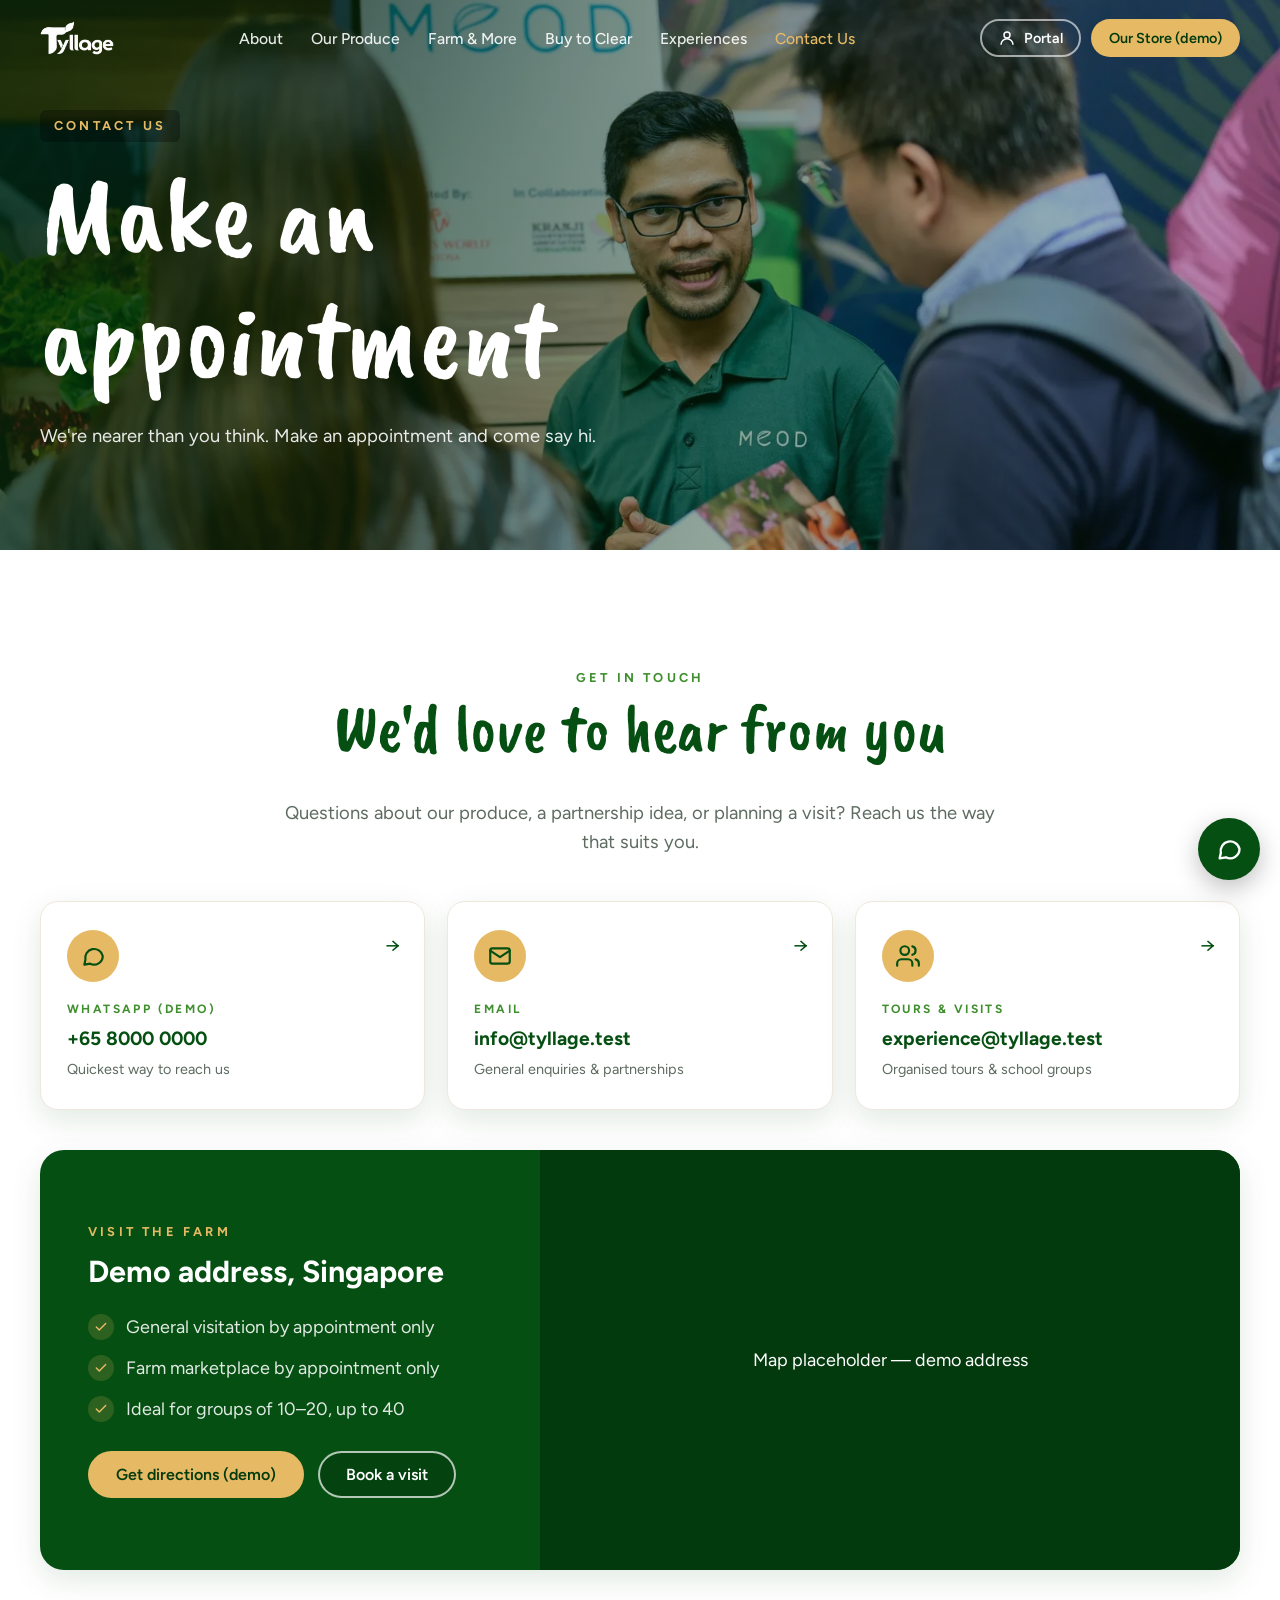
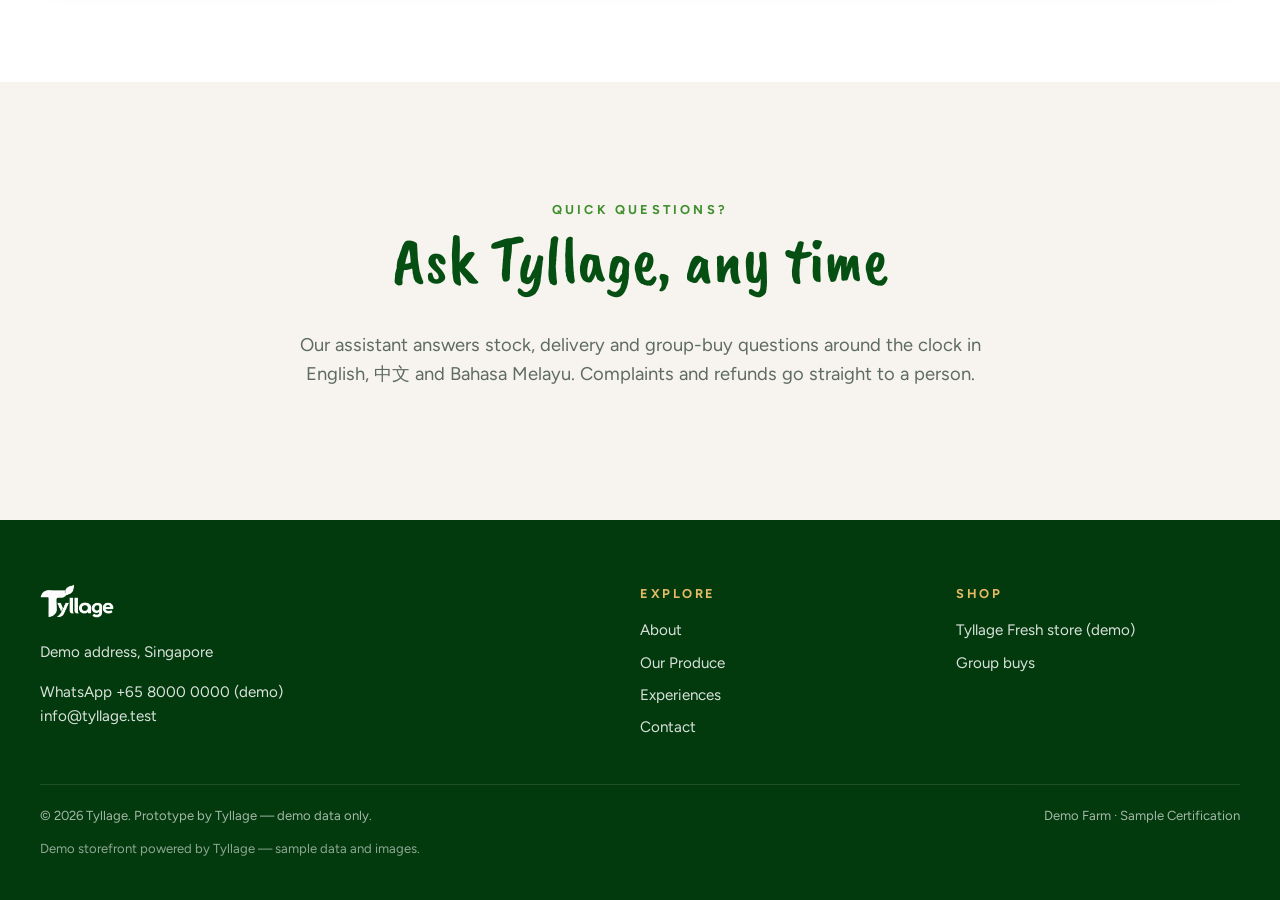
<file: contact.html>
<!doctype html>
<html lang="en">
<head>
  <meta charset="utf-8">
  <meta name="viewport" content="width=device-width, initial-scale=1">
  <title>Visit Tyllage — Demo Address | Tyllage</title>
  <meta name="description" content="Find Tyllage at our demo address in Singapore. Visits by appointment.">
  <link rel="preconnect" href="https://fonts.googleapis.com">
  <link rel="preconnect" href="https://fonts.gstatic.com" crossorigin>
  <link href="https://fonts.googleapis.com/css2?family=Caveat+Brush&family=Figtree:wght@300;400;500;600;700&display=swap" rel="stylesheet">
  <link rel="stylesheet" href="css/style.css">
  <link rel="icon" type="image/png" href="assets/img/favicon.png">
  <meta name="theme-color" content="#054f12">
</head>
<body>
  <a class="skip-link" href="#main">Skip to content</a>

  <header class="site-header">
    <nav class="container nav" aria-label="Main">
      <a class="logo" href="index.html"><img src="assets/tyllage-logo-white.png" alt="Tyllage home" height="34"></a>
      <ul class="nav-links" id="nav-links">
        <li><a href="about.html">About</a></li>
        <li><a href="produce.html">Our Produce</a></li>
        <li><a href="produce.html#farm-more">Farm &amp; More</a></li>
        <li><a href="clearance.html">Buy to Clear</a></li>
        <li><a href="experiences.html">Experiences</a></li>
        <li><a href="contact.html" aria-current="page">Contact Us</a></li>
        <li class="mobile-only"><a href="#">Our Store (demo) ↗</a></li>
      </ul>
      <div class="nav-actions">
        <a class="btn btn-sm btn-outline portal-btn" href="portal.html">
          <svg viewBox="0 0 24 24" fill="none" stroke="currentColor" stroke-width="2" aria-hidden="true"><circle cx="12" cy="8" r="4"/><path d="M4 21a8 8 0 0 1 16 0"/></svg>
          <span data-portal-label>Portal</span>
        </a>
        <a class="btn btn-sm btn-gold store-btn" href="#">Our Store (demo)</a>
        <button class="menu-toggle" type="button" aria-controls="nav-links" aria-expanded="false" aria-label="Open menu">
          <svg viewBox="0 0 24 24" fill="none" stroke="currentColor" stroke-width="2" aria-hidden="true"><path d="M3 6h18M3 12h18M3 18h18"/></svg>
        </button>
      </div>
    </nav>
  </header>

  <main id="main">
    <section class="hero page-hero" style="min-height:52vh">
      <img class="hero-bg" src="assets/img/contact.webp" srcset="assets/img/contact-800.webp 800w, assets/img/contact.webp 1600w" sizes="100vw" alt="" fetchpriority="high">
      <div class="container">
        <span class="eyebrow badge">Contact us</span>
        <h1>Make an<br>appointment</h1>
        <p class="lead" style="color:rgba(255,255,255,.9)">We're nearer than you think. Make an appointment and come say hi.</p>
      </div>
    </section>

    <section>
      <div class="container">
        <div class="center reveal">
          <span class="eyebrow dark">Get in touch</span>
          <h2 class="section-title">We'd love to hear from you</h2>
          <p class="lead">Questions about our produce, a partnership idea, or planning a visit? Reach us the way that suits you.</p>
        </div>

        <div class="contact-cards">
          <a class="contact-card reveal" href="#">
            <span class="icon-circle"><svg viewBox="0 0 24 24" fill="none" stroke="currentColor" stroke-width="2" stroke-linecap="round" stroke-linejoin="round" aria-hidden="true"><path d="M21 12a8 8 0 0 1-11.6 7.1L4 20l1-4.6A8 8 0 1 1 21 12z"/></svg></span>
            <span class="contact-label">WhatsApp (demo)</span>
            <strong>+65 8000 0000</strong>
            <span class="contact-note">Quickest way to reach us</span>
            <span class="contact-go" aria-hidden="true">→</span>
          </a>
          <a class="contact-card reveal" href="mailto:info@tyllage.test">
            <span class="icon-circle"><svg viewBox="0 0 24 24" fill="none" stroke="currentColor" stroke-width="2" stroke-linecap="round" stroke-linejoin="round" aria-hidden="true"><rect x="3" y="5" width="18" height="14" rx="2"/><path d="m3 7 9 6 9-6"/></svg></span>
            <span class="contact-label">Email</span>
            <strong>info<wbr>@tyllage.test</strong>
            <span class="contact-note">General enquiries &amp; partnerships</span>
            <span class="contact-go" aria-hidden="true">→</span>
          </a>
          <a class="contact-card reveal" href="mailto:experience@tyllage.test">
            <span class="icon-circle"><svg viewBox="0 0 24 24" fill="none" stroke="currentColor" stroke-width="2" stroke-linecap="round" stroke-linejoin="round" aria-hidden="true"><path d="M16 21v-2a4 4 0 0 0-4-4H6a4 4 0 0 0-4 4v2"/><circle cx="9" cy="7" r="4"/><path d="M22 21v-2a4 4 0 0 0-3-3.87"/><path d="M16 3.13a4 4 0 0 1 0 7.75"/></svg></span>
            <span class="contact-label">Tours &amp; visits</span>
            <strong>experience<wbr>@tyllage.test</strong>
            <span class="contact-note">Organised tours &amp; school groups</span>
            <span class="contact-go" aria-hidden="true">→</span>
          </a>
        </div>

        <div class="visit-panel reveal">
          <div class="visit-info">
            <span class="eyebrow">Visit the farm</span>
            <h3>Demo address, Singapore</h3>
            <ul class="visit-rules">
              <li><span><svg viewBox="0 0 24 24" fill="none" stroke="currentColor" stroke-width="2.5" stroke-linecap="round" stroke-linejoin="round" aria-hidden="true"><path d="M20 6 9 17l-5-5"/></svg></span>General visitation by appointment only</li>
              <li><span><svg viewBox="0 0 24 24" fill="none" stroke="currentColor" stroke-width="2.5" stroke-linecap="round" stroke-linejoin="round" aria-hidden="true"><path d="M20 6 9 17l-5-5"/></svg></span>Farm marketplace by appointment only</li>
              <li><span><svg viewBox="0 0 24 24" fill="none" stroke="currentColor" stroke-width="2.5" stroke-linecap="round" stroke-linejoin="round" aria-hidden="true"><path d="M20 6 9 17l-5-5"/></svg></span>Ideal for groups of 10–20, up to 40</li>
            </ul>
            <div class="hero-ctas">
              <a class="btn btn-gold" href="#">Get directions (demo)</a>
              <a class="btn btn-ghost" href="experiences.html#book">Book a visit</a>
            </div>
          </div>
          <div class="visit-map" role="img" aria-label="Map placeholder — demo address" style="display:flex;align-items:center;justify-content:center;background:var(--forest-dark);color:#fff;text-align:center;padding:24px">
            <span>Map placeholder — demo address</span>
          </div>
        </div>
      </div>
    </section>

    <section class="bg-cream">
      <div class="container center reveal">
        <span class="eyebrow dark">Quick questions?</span>
        <h2 class="section-title">Ask Tyllage, any time</h2>
        <p class="lead">Our assistant answers stock, delivery and group-buy questions around the clock in English, 中文 and Bahasa Melayu. Complaints and refunds go straight to a person.</p>
      </div>
    </section>
  </main>

  <footer class="site-footer">
    <div class="container">
      <div class="footer-grid">
        <div>
          <a class="logo" href="index.html"><img src="assets/tyllage-logo-white.png" alt="Tyllage" height="34" loading="lazy"></a>
          <p>Demo address, Singapore</p>
          <p>WhatsApp +65 8000 0000 (demo)<br><a href="mailto:info@tyllage.test">info@tyllage.test</a></p>
        </div>
        <div>
          <h4>Explore</h4>
          <ul>
            <li><a href="about.html">About</a></li>
            <li><a href="produce.html">Our Produce</a></li>
            <li><a href="experiences.html">Experiences</a></li>
            <li><a href="contact.html">Contact</a></li>
          </ul>
        </div>
        <div>
          <h4>Shop</h4>
          <ul>
            <li><a href="#">Tyllage Fresh store (demo)</a></li>
            <li><a href="index.html#group-buy">Group buys</a></li>
          </ul>
        </div>
      </div>
      <div class="footer-bottom">
        <span>© <span data-year></span> Tyllage. Prototype by Tyllage — demo data only.</span>
        <span>Demo Farm · Sample Certification</span>
      </div>
      <p style="margin-top:12px;font-size:.82rem;opacity:.65">Demo storefront powered by Tyllage — sample data and images.</p>
    </div>
  </footer>

  <script src="js/data.js"></script>
  <script src="js/assist.js"></script>
  <script src="js/main.js"></script>
</body>
</html>
</file>
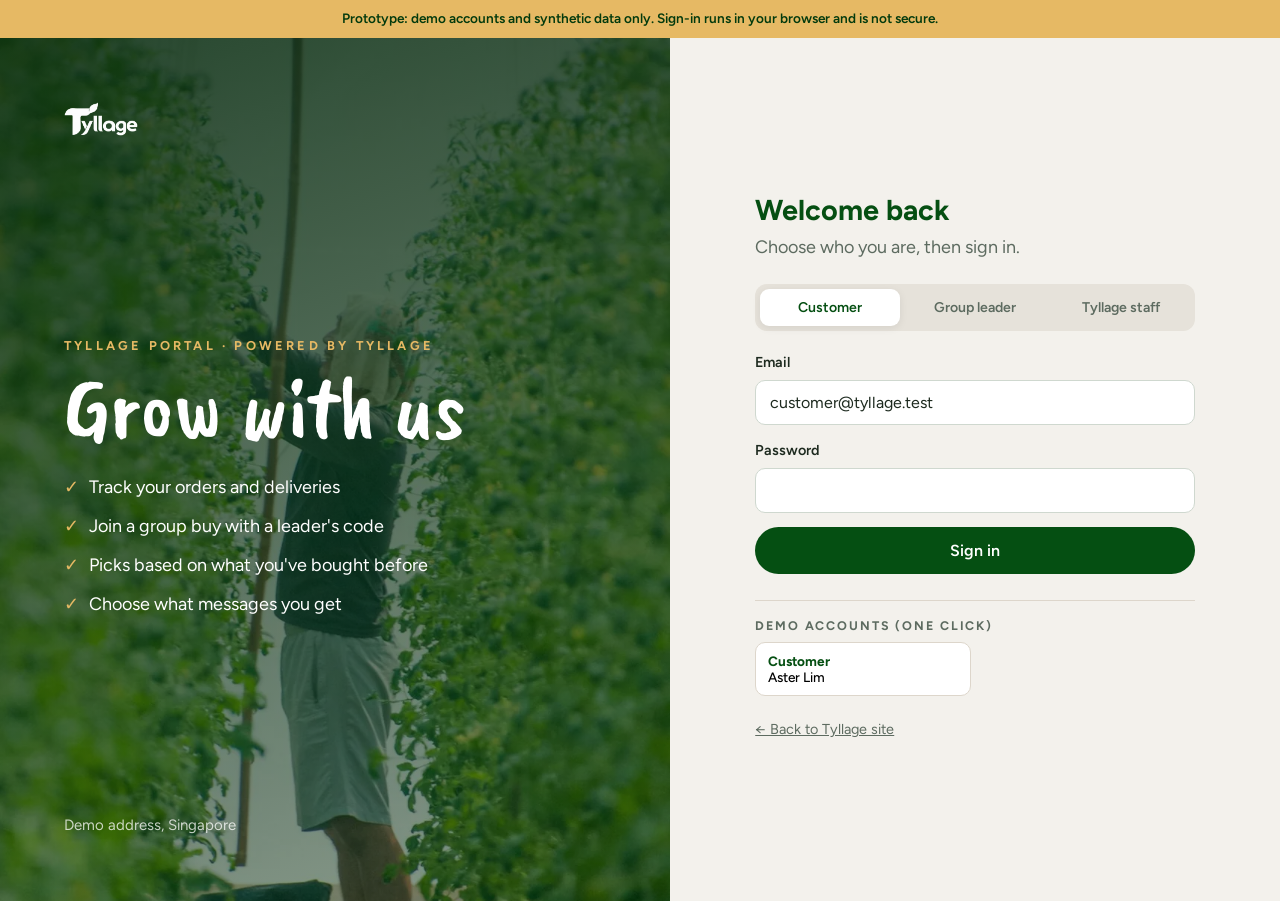
<file: dashboard.html>
<!doctype html>
<html lang="en">
<head>
  <meta charset="utf-8">
  <meta name="viewport" content="width=device-width, initial-scale=1">
  <title>Tyllage Portal</title>
  <meta name="robots" content="noindex">
  <link rel="preconnect" href="https://fonts.googleapis.com">
  <link rel="preconnect" href="https://fonts.gstatic.com" crossorigin>
  <link href="https://fonts.googleapis.com/css2?family=Caveat+Brush&family=Figtree:wght@300;400;500;600;700&display=swap" rel="stylesheet">
  <link rel="stylesheet" href="css/style.css">
  <link rel="stylesheet" href="css/portal.css">
  <link rel="icon" type="image/png" href="assets/img/favicon.png">
  <meta name="theme-color" content="#054f12">
  <link rel="manifest" href="manifest.webmanifest">
  <link rel="apple-touch-icon" href="assets/icons/apple-touch-icon.png">
  <meta name="apple-mobile-web-app-capable" content="yes">
  <meta name="apple-mobile-web-app-title" content="Tyllage Rounds">
</head>
<body class="portal" data-no-assist>
  <div class="demo-banner">Prototype: synthetic data stored in this browser only. Nothing is sent to Shopify or WhatsApp.</div>
  <nav class="mobile-nav" data-mobile-nav aria-label="Portal"></nav>
  <div class="app">
    <aside class="sidebar">
      <a class="logo" href="index.html"><img src="assets/tyllage-logo-white.png" alt="Tyllage home" height="34"></a>
      <div class="role-badge" data-role-badge></div>
      <nav data-side-nav aria-label="Portal"></nav>
      <div class="sidebar-foot">
        <div data-user-name style="margin-bottom:8px"></div>
        <button type="button" data-sign-out>Sign out</button> ·
        <a href="index.html">Public site</a>
      </div>
    </aside>
    <main class="main" id="main">
      <div class="topbar">
        <div><h1 data-title></h1><p data-subtitle></p></div>
        <div class="toolbar" data-top-actions></div>
      </div>
      <div data-view></div>
    </main>
  </div>
  <div class="toast" role="status" aria-live="polite" data-toast></div>

  <script src="js/data.js"></script>
  <script src="js/assist.js"></script>
  <script src="js/auth.js"></script>
  <script src="js/grade.js"></script>
  <script src="js/recipes.js"></script>
  <script src="js/content.js"></script>
  <script src="js/replies.js"></script>
  <script src="js/pwa.js"></script>
  <script src="js/portal.js"></script>
</body>
</html>
</file>
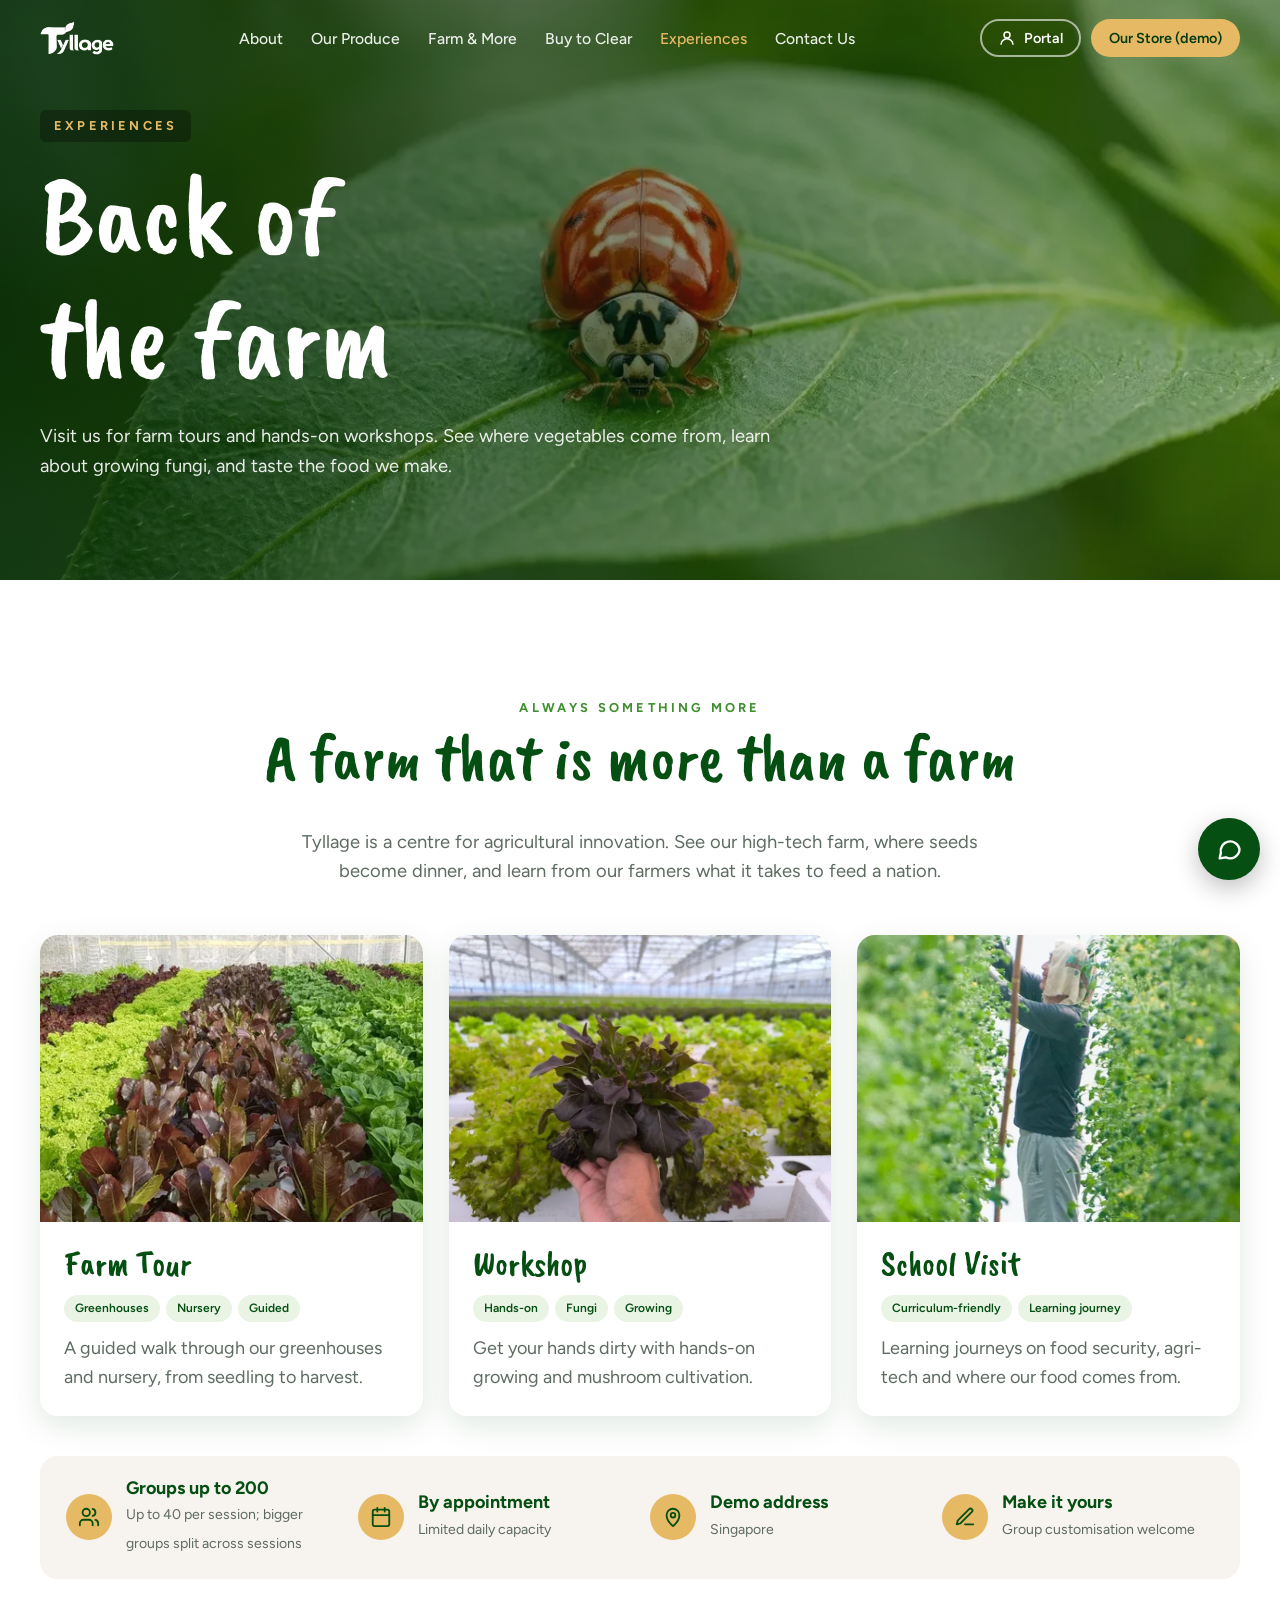
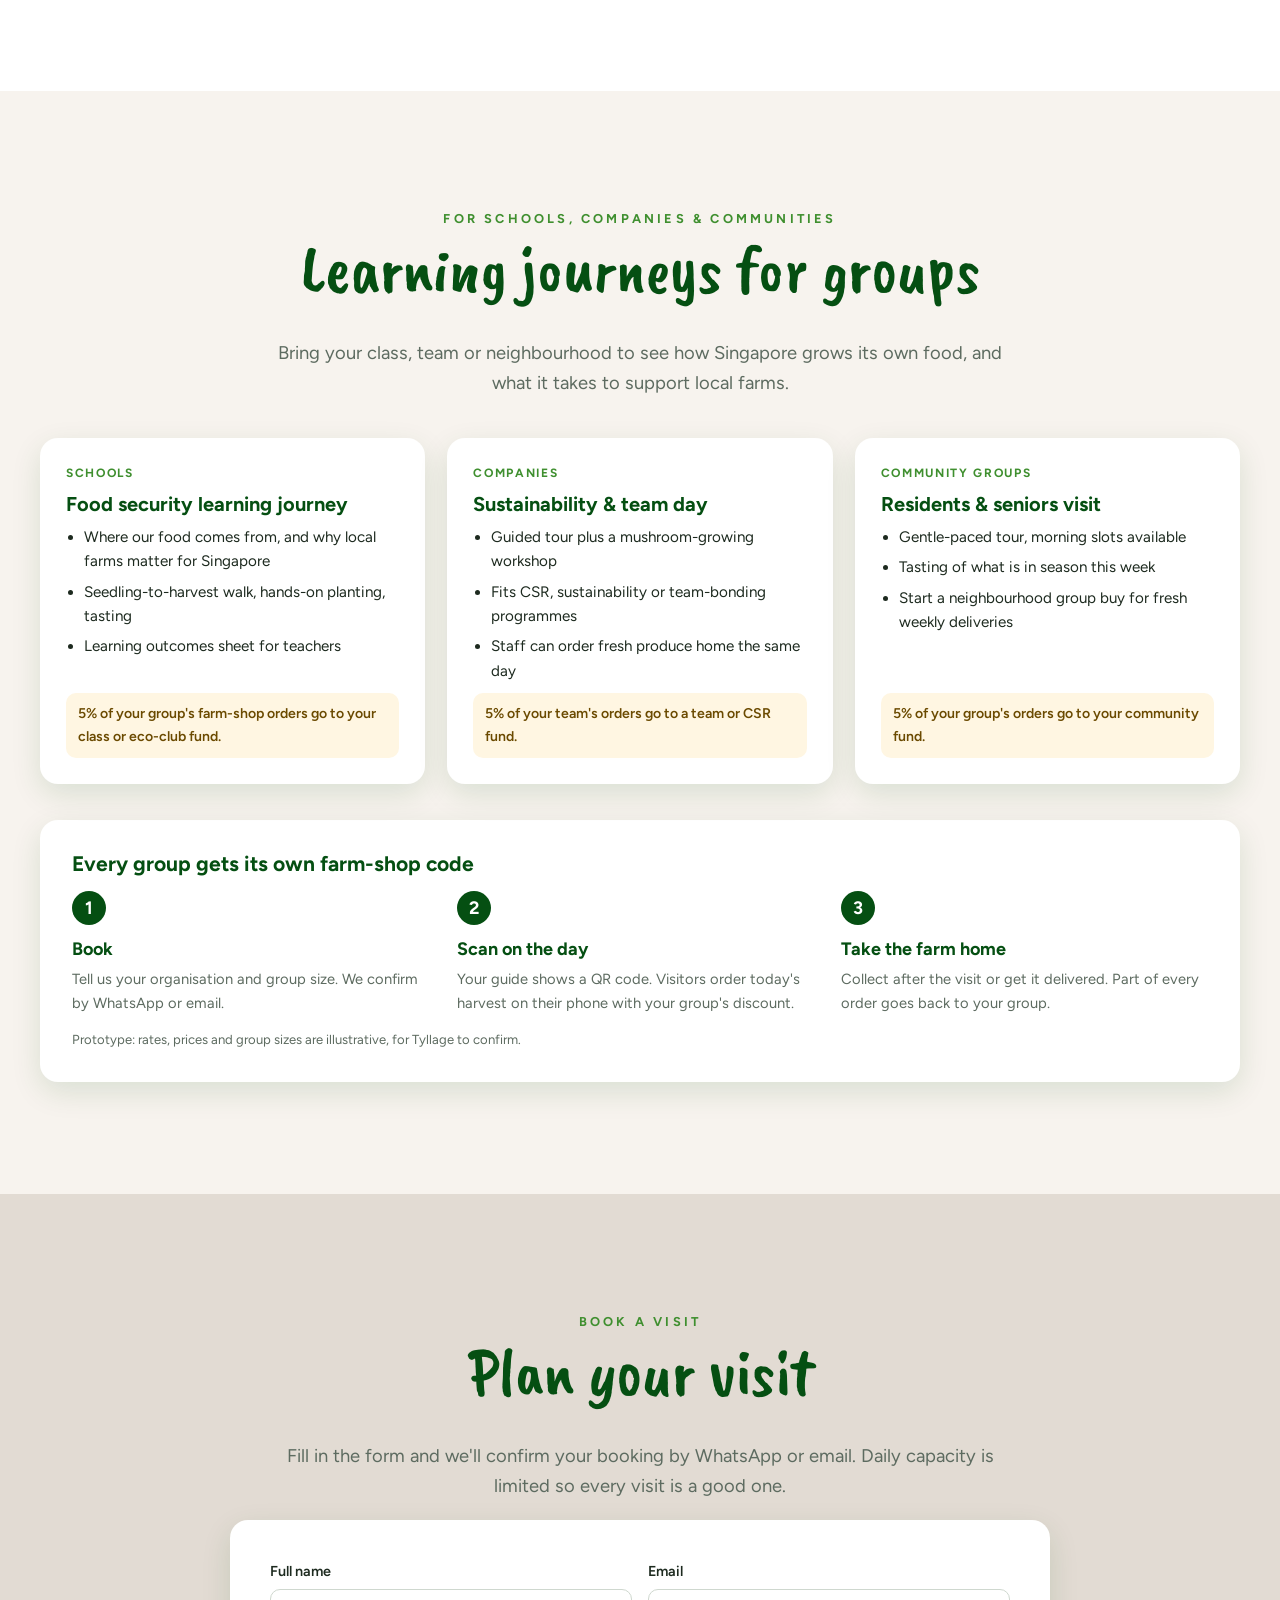
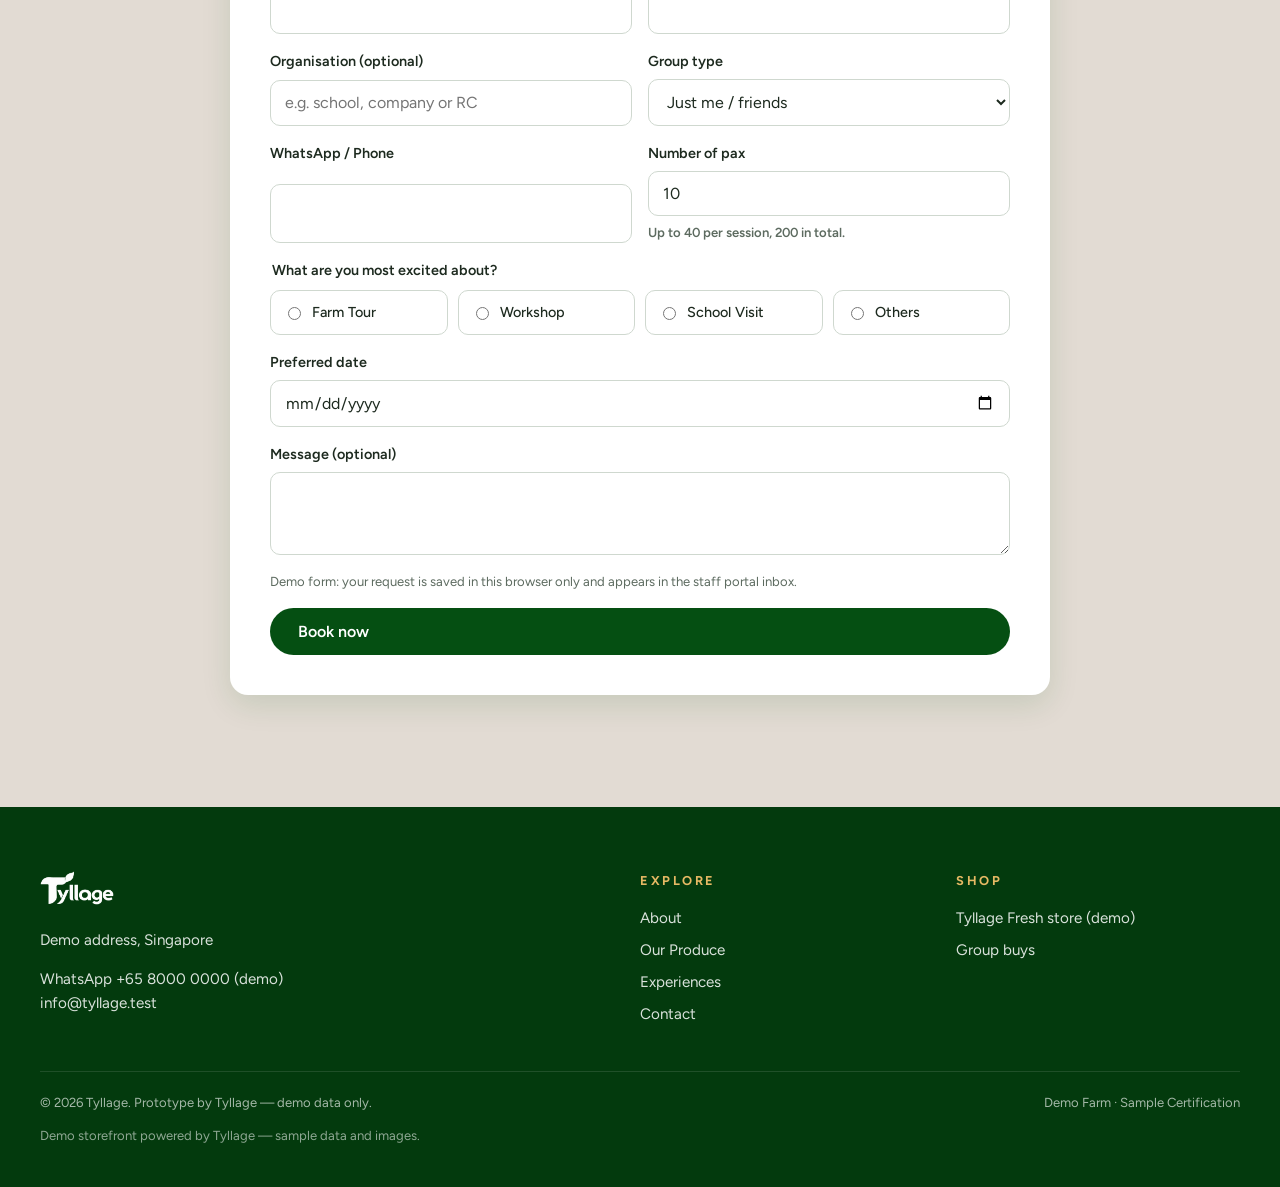
<file: experiences.html>
<!doctype html>
<html lang="en">
<head>
  <meta charset="utf-8">
  <meta name="viewport" content="width=device-width, initial-scale=1">
  <title>Farm Tours &amp; Workshops Singapore | Tyllage</title>
  <meta name="description" content="Book a farm tour, workshop or school visit at Tyllage.">
  <link rel="preconnect" href="https://fonts.googleapis.com">
  <link rel="preconnect" href="https://fonts.gstatic.com" crossorigin>
  <link href="https://fonts.googleapis.com/css2?family=Caveat+Brush&family=Figtree:wght@300;400;500;600;700&display=swap" rel="stylesheet">
  <link rel="stylesheet" href="css/style.css">
  <link rel="icon" type="image/png" href="assets/img/favicon.png">
  <meta name="theme-color" content="#054f12">
</head>
<body>
  <a class="skip-link" href="#main">Skip to content</a>

  <header class="site-header">
    <nav class="container nav" aria-label="Main">
      <a class="logo" href="index.html"><img src="assets/tyllage-logo-white.png" alt="Tyllage home" height="34"></a>
      <ul class="nav-links" id="nav-links">
        <li><a href="about.html">About</a></li>
        <li><a href="produce.html">Our Produce</a></li>
        <li><a href="produce.html#farm-more">Farm &amp; More</a></li>
        <li><a href="clearance.html">Buy to Clear</a></li>
        <li><a href="experiences.html" aria-current="page">Experiences</a></li>
        <li><a href="contact.html">Contact Us</a></li>
        <li class="mobile-only"><a href="#">Our Store (demo) ↗</a></li>
      </ul>
      <div class="nav-actions">
        <a class="btn btn-sm btn-outline portal-btn" href="portal.html">
          <svg viewBox="0 0 24 24" fill="none" stroke="currentColor" stroke-width="2" aria-hidden="true"><circle cx="12" cy="8" r="4"/><path d="M4 21a8 8 0 0 1 16 0"/></svg>
          <span data-portal-label>Portal</span>
        </a>
        <a class="btn btn-sm btn-gold store-btn" href="#">Our Store (demo)</a>
        <button class="menu-toggle" type="button" aria-controls="nav-links" aria-expanded="false" aria-label="Open menu">
          <svg viewBox="0 0 24 24" fill="none" stroke="currentColor" stroke-width="2" aria-hidden="true"><path d="M3 6h18M3 12h18M3 18h18"/></svg>
        </button>
      </div>
    </nav>
  </header>

  <main id="main">
    <section class="hero page-hero">
      <img class="hero-bg" src="assets/img/ladybug.webp" srcset="assets/img/ladybug-640.webp 640w, assets/img/ladybug.webp 1200w" sizes="100vw" alt="" fetchpriority="high">
      <div class="container">
        <span class="eyebrow badge">Experiences</span>
        <h1>Back of<br>the farm</h1>
        <p class="lead" style="color:rgba(255,255,255,.9)">Visit us for farm tours and hands-on workshops. See where vegetables come from, learn about growing fungi, and taste the food we make.</p>
      </div>
    </section>

    <section>
      <div class="container">
        <div class="center reveal">
          <span class="eyebrow dark">Always something more</span>
          <h2 class="section-title">A farm that is more than a farm</h2>
          <p class="lead">Tyllage is a centre for agricultural innovation. See our high-tech farm, where seeds become dinner, and learn from our farmers what it takes to feed a nation.</p>
        </div>

        <div class="exp-cards">
          <article class="exp-card reveal">
            <div class="exp-media"><img src="assets/img/hero-farm-640.webp" srcset="assets/img/hero-farm-640.webp 640w, assets/img/hero-farm.webp 1200w" sizes="(max-width: 860px) 100vw, 380px" alt="Rows of red and green lettuce in the greenhouse" width="800" height="600" loading="lazy"></div>
            <div class="exp-body">
              <h3>Farm Tour</h3>
              <ul class="exp-tags"><li>Greenhouses</li><li>Nursery</li><li>Guided</li></ul>
              <p>A guided walk through our greenhouses and nursery, from seedling to harvest.</p>
            </div>
          </article>
          <article class="exp-card reveal">
            <div class="exp-media"><img src="assets/img/fresh-produce.webp" srcset="assets/img/fresh-produce.webp 800w" sizes="(max-width: 860px) 100vw, 380px" alt="A hand holding freshly harvested red lettuce" width="800" height="600" loading="lazy"></div>
            <div class="exp-body">
              <h3>Workshop</h3>
              <ul class="exp-tags"><li>Hands-on</li><li>Fungi</li><li>Growing</li></ul>
              <p>Get your hands dirty with hands-on growing and mushroom cultivation.</p>
            </div>
          </article>
          <article class="exp-card reveal">
            <div class="exp-media"><img src="assets/img/farmer-vertical-500.webp" srcset="assets/img/farmer-vertical-500.webp 500w, assets/img/farmer-vertical.webp 900w" sizes="(max-width: 860px) 100vw, 380px" alt="A farmer tending tall vertical rows of greens" width="800" height="600" loading="lazy"></div>
            <div class="exp-body">
              <h3>School Visit</h3>
              <ul class="exp-tags"><li>Curriculum-friendly</li><li>Learning journey</li></ul>
              <p>Learning journeys on food security, agri-tech and where our food comes from.</p>
            </div>
          </article>
        </div>

        <ul class="visit-facts reveal">
          <li>
            <span class="icon-circle"><svg viewBox="0 0 24 24" fill="none" stroke="currentColor" stroke-width="2" stroke-linecap="round" stroke-linejoin="round" aria-hidden="true"><path d="M16 21v-2a4 4 0 0 0-4-4H6a4 4 0 0 0-4 4v2"/><circle cx="9" cy="7" r="4"/><path d="M22 21v-2a4 4 0 0 0-3-3.87"/><path d="M16 3.13a4 4 0 0 1 0 7.75"/></svg></span>
            <div><strong>Groups up to 200</strong><span>Up to 40 per session; bigger groups split across sessions</span></div>
          </li>
          <li>
            <span class="icon-circle"><svg viewBox="0 0 24 24" fill="none" stroke="currentColor" stroke-width="2" stroke-linecap="round" stroke-linejoin="round" aria-hidden="true"><rect x="3" y="4" width="18" height="18" rx="2"/><path d="M16 2v4M8 2v4M3 10h18"/></svg></span>
            <div><strong>By appointment</strong><span>Limited daily capacity</span></div>
          </li>
          <li>
            <span class="icon-circle"><svg viewBox="0 0 24 24" fill="none" stroke="currentColor" stroke-width="2" stroke-linecap="round" stroke-linejoin="round" aria-hidden="true"><path d="M12 22s7-6.2 7-12a7 7 0 0 0-14 0c0 5.8 7 12 7 12z"/><circle cx="12" cy="10" r="2.5"/></svg></span>
            <div><strong>Demo address</strong><span>Singapore</span></div>
          </li>
          <li>
            <span class="icon-circle"><svg viewBox="0 0 24 24" fill="none" stroke="currentColor" stroke-width="2" stroke-linecap="round" stroke-linejoin="round" aria-hidden="true"><path d="M12 20h9"/><path d="M16.5 3.5a2.1 2.1 0 0 1 3 3L7 19l-4 1 1-4z"/></svg></span>
            <div><strong>Make it yours</strong><span>Group customisation welcome</span></div>
          </li>
        </ul>
      </div>
    </section>

    <section class="bg-cream" id="groups">
      <div class="container">
        <div class="center reveal">
          <span class="eyebrow dark">For schools, companies &amp; communities</span>
          <h2 class="section-title">Learning journeys for groups</h2>
          <p class="lead">Bring your class, team or neighbourhood to see how Singapore grows its own food, and what it takes to support local farms.</p>
        </div>

        <div class="group-packages">
          <article class="group-pkg reveal">
            <span class="pkg-kicker">Schools</span>
            <h3>Food security learning journey</h3>
            <ul>
              <li>Where our food comes from, and why local farms matter for Singapore</li>
              <li>Seedling-to-harvest walk, hands-on planting, tasting</li>
              <li>Learning outcomes sheet for teachers</li>
            </ul>
            <p class="pkg-fund">5% of your group's farm-shop orders go to your class or eco-club fund.</p>
          </article>
          <article class="group-pkg reveal">
            <span class="pkg-kicker">Companies</span>
            <h3>Sustainability &amp; team day</h3>
            <ul>
              <li>Guided tour plus a mushroom-growing workshop</li>
              <li>Fits CSR, sustainability or team-bonding programmes</li>
              <li>Staff can order fresh produce home the same day</li>
            </ul>
            <p class="pkg-fund">5% of your team's orders go to a team or CSR fund.</p>
          </article>
          <article class="group-pkg reveal">
            <span class="pkg-kicker">Community groups</span>
            <h3>Residents &amp; seniors visit</h3>
            <ul>
              <li>Gentle-paced tour, morning slots available</li>
              <li>Tasting of what is in season this week</li>
              <li>Start a neighbourhood group buy for fresh weekly deliveries</li>
            </ul>
            <p class="pkg-fund">5% of your group's orders go to your community fund.</p>
          </article>
        </div>

        <div class="farm-shop-steps reveal">
          <h3>Every group gets its own farm-shop code</h3>
          <ol>
            <li><strong>Book</strong><span>Tell us your organisation and group size. We confirm by WhatsApp or email.</span></li>
            <li><strong>Scan on the day</strong><span>Your guide shows a QR code. Visitors order today's harvest on their phone with your group's discount.</span></li>
            <li><strong>Take the farm home</strong><span>Collect after the visit or get it delivered. Part of every order goes back to your group.</span></li>
          </ol>
          <p class="form-note">Prototype: rates, prices and group sizes are illustrative, for Tyllage to confirm.</p>
        </div>
      </div>
    </section>

    <section class="bg-stony" id="book">
      <div class="container" style="max-width:820px">
        <div class="center">
          <span class="eyebrow dark">Book a visit</span>
          <h2 class="section-title">Plan your visit</h2>
          <p class="lead">Fill in the form and we'll confirm your booking by WhatsApp or email. Daily capacity is limited so every visit is a good one.</p>
        </div>
        <form class="form" id="booking-form" novalidate>
          <div class="form-row">
            <label>Full name <input name="name" required autocomplete="name"></label>
            <label>Email <input name="email" type="email" required autocomplete="email"></label>
          </div>
          <div class="form-row">
            <label>Organisation (optional) <input name="org" maxlength="80" autocomplete="organization" placeholder="e.g. school, company or RC"></label>
            <label>Group type
              <select name="groupType">
                <option value="">Just me / friends</option>
                <option value="school">School</option>
                <option value="company">Company</option>
                <option value="community">Community group</option>
                <option value="other">Other group</option>
              </select>
            </label>
          </div>
          <div class="form-row">
            <label>WhatsApp / Phone <input name="phone" type="tel" autocomplete="tel"></label>
            <label>Number of pax <input name="pax" type="number" min="1" max="200" value="10" required>
              <small class="form-note" data-session-note></small></label>
          </div>
          <fieldset style="border:0;padding:0;margin:0">
            <legend style="font-weight:600;font-size:.9rem;margin-bottom:8px">What are you most excited about?</legend>
            <div class="experience-options">
              <label><input type="radio" name="experience" value="Farm Tour" required> Farm Tour</label>
              <label><input type="radio" name="experience" value="Workshop"> Workshop</label>
              <label><input type="radio" name="experience" value="School Visit"> School Visit</label>
              <label><input type="radio" name="experience" value="Others"> Others</label>
            </div>
          </fieldset>
          <label>Preferred date <input name="date" type="date" required></label>
          <label>Message (optional) <textarea name="message" rows="3" maxlength="500"></textarea></label>
          <p class="form-error" data-form-errors hidden></p>
          <p class="form-note">Demo form: your request is saved in this browser only and appears in the staff portal inbox.</p>
          <button class="btn btn-forest" type="submit">Book now</button>
        </form>
        <div class="form-success" data-booking-success hidden>
          Thank you! Your request <span data-booking-ref></span> has been received. We'll confirm by WhatsApp or email.
        </div>
      </div>
    </section>
  </main>

  <footer class="site-footer">
    <div class="container">
      <div class="footer-grid">
        <div>
          <a class="logo" href="index.html"><img src="assets/tyllage-logo-white.png" alt="Tyllage" height="34" loading="lazy"></a>
          <p>Demo address, Singapore</p>
          <p>WhatsApp +65 8000 0000 (demo)<br><a href="mailto:info@tyllage.test">info@tyllage.test</a></p>
        </div>
        <div>
          <h4>Explore</h4>
          <ul>
            <li><a href="about.html">About</a></li>
            <li><a href="produce.html">Our Produce</a></li>
            <li><a href="experiences.html">Experiences</a></li>
            <li><a href="contact.html">Contact</a></li>
          </ul>
        </div>
        <div>
          <h4>Shop</h4>
          <ul>
            <li><a href="#">Tyllage Fresh store (demo)</a></li>
            <li><a href="index.html#group-buy">Group buys</a></li>
          </ul>
        </div>
      </div>
      <div class="footer-bottom">
        <span>© <span data-year></span> Tyllage. Prototype by Tyllage — demo data only.</span>
        <span>Demo Farm · Sample Certification</span>
      </div>
      <p style="margin-top:12px;font-size:.82rem;opacity:.65">Demo storefront powered by Tyllage — sample data and images.</p>
    </div>
  </footer>

  <script src="js/data.js"></script>
  <script src="js/assist.js"></script>
  <script src="js/main.js"></script>
</body>
</html>
</file>
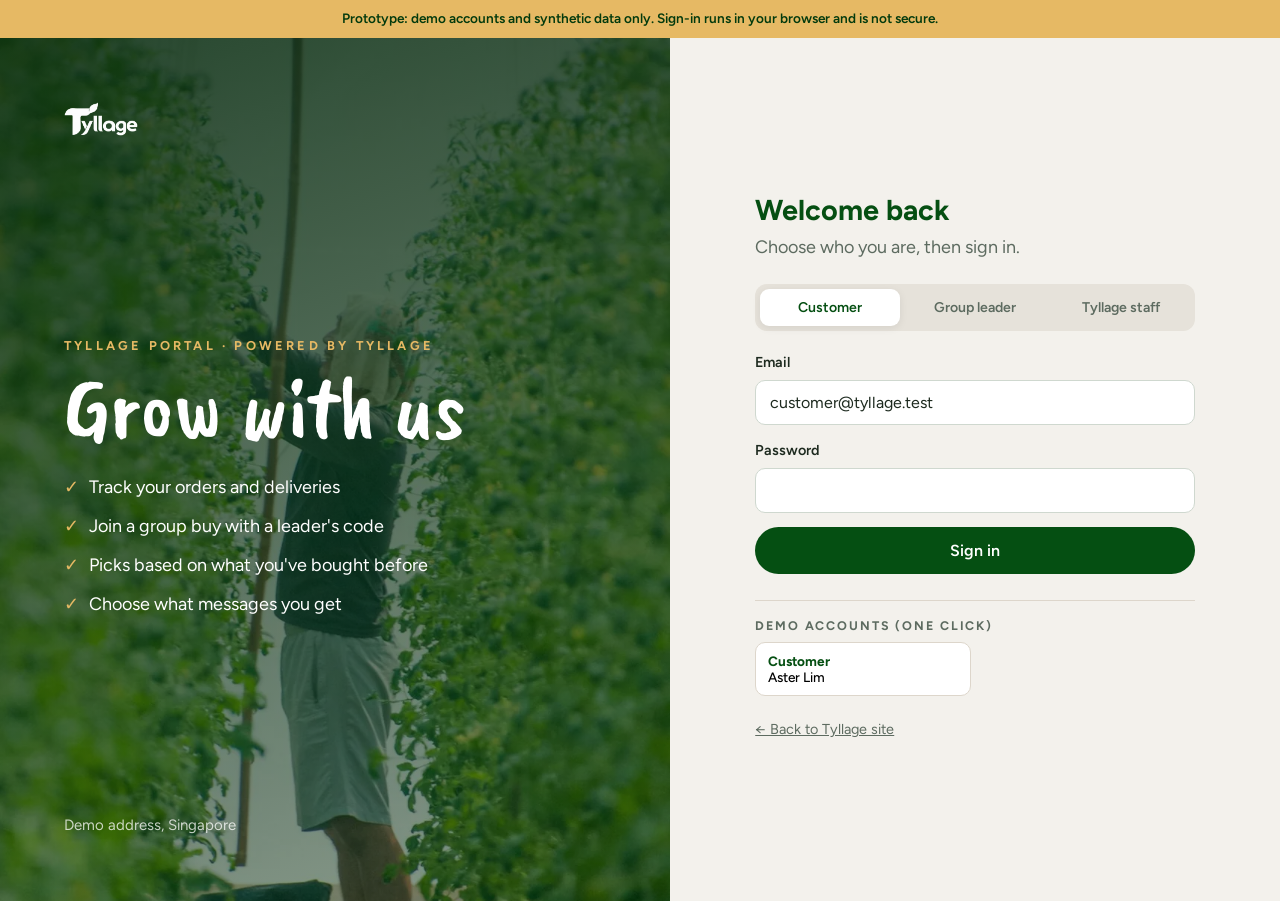
<file: portal.html>
<!doctype html>
<html lang="en">
<head>
  <meta charset="utf-8">
  <meta name="viewport" content="width=device-width, initial-scale=1">
  <title>Sign in — Tyllage Portal</title>
  <meta name="description" content="Sign in to the Tyllage portal for customers, group-buy leaders and Tyllage staff.">
  <meta name="robots" content="noindex">
  <link rel="preconnect" href="https://fonts.googleapis.com">
  <link rel="preconnect" href="https://fonts.gstatic.com" crossorigin>
  <link href="https://fonts.googleapis.com/css2?family=Caveat+Brush&family=Figtree:wght@300;400;500;600;700&display=swap" rel="stylesheet">
  <link rel="stylesheet" href="css/style.css">
  <link rel="stylesheet" href="css/portal.css">
  <link rel="icon" type="image/png" href="assets/img/favicon.png">
  <meta name="theme-color" content="#054f12">
  <link rel="manifest" href="manifest.webmanifest">
  <link rel="apple-touch-icon" href="assets/icons/apple-touch-icon.png">
  <meta name="apple-mobile-web-app-capable" content="yes">
  <meta name="apple-mobile-web-app-title" content="Tyllage Rounds">
</head>
<body class="portal" data-no-assist>
  <div class="demo-banner">Prototype: demo accounts and synthetic data only. Sign-in runs in your browser and is not secure.</div>

  <div class="login-wrap">
    <aside class="login-art">
      <img class="login-bg" src="assets/img/farmer-vertical.webp" srcset="assets/img/farmer-vertical-500.webp 500w, assets/img/farmer-vertical.webp 900w" sizes="(max-width: 900px) 100vw, 55vw" alt="">
      <a class="logo" href="index.html"><img src="assets/tyllage-logo-white.png" alt="Tyllage home" height="34"></a>
      <div>
        <span class="eyebrow">Tyllage Portal · powered by Tyllage</span>
        <h1>Grow with us</h1>
        <ul data-role-pitch></ul>
      </div>
      <small style="opacity:.75">Demo address, Singapore</small>
    </aside>

    <main class="login-panel" id="main">
      <div class="login-card">
        <h2>Welcome back</h2>
        <p class="muted">Choose who you are, then sign in.</p>

        <div class="role-tabs" role="tablist" aria-label="Account type">
          <button type="button" role="tab" data-role-tab="customer" aria-selected="true">Customer</button>
          <button type="button" role="tab" data-role-tab="leader" aria-selected="false">Group leader</button>
          <button type="button" role="tab" data-role-tab="staff" aria-selected="false">Tyllage staff</button>
        </div>

        <form id="login-form" novalidate>
          <label>Email <input name="email" type="email" autocomplete="username" required></label>
          <label>Password <input name="password" type="password" autocomplete="current-password" required></label>
          <p class="form-error" data-login-error hidden></p>
          <button class="btn btn-forest" type="submit" style="justify-content:center">Sign in</button>
        </form>

        <div class="demo-accounts">
          <h3>Demo accounts (one click)</h3>
          <div class="demo-grid" data-demo-grid></div>
        </div>

        <a class="back-link" href="index.html">← Back to Tyllage site</a>
      </div>
    </main>
  </div>

  <script src="js/data.js"></script>
  <script src="js/auth.js"></script>
  <script src="js/login.js"></script>
  <script src="js/pwa.js"></script>
</body>
</html>
</file>
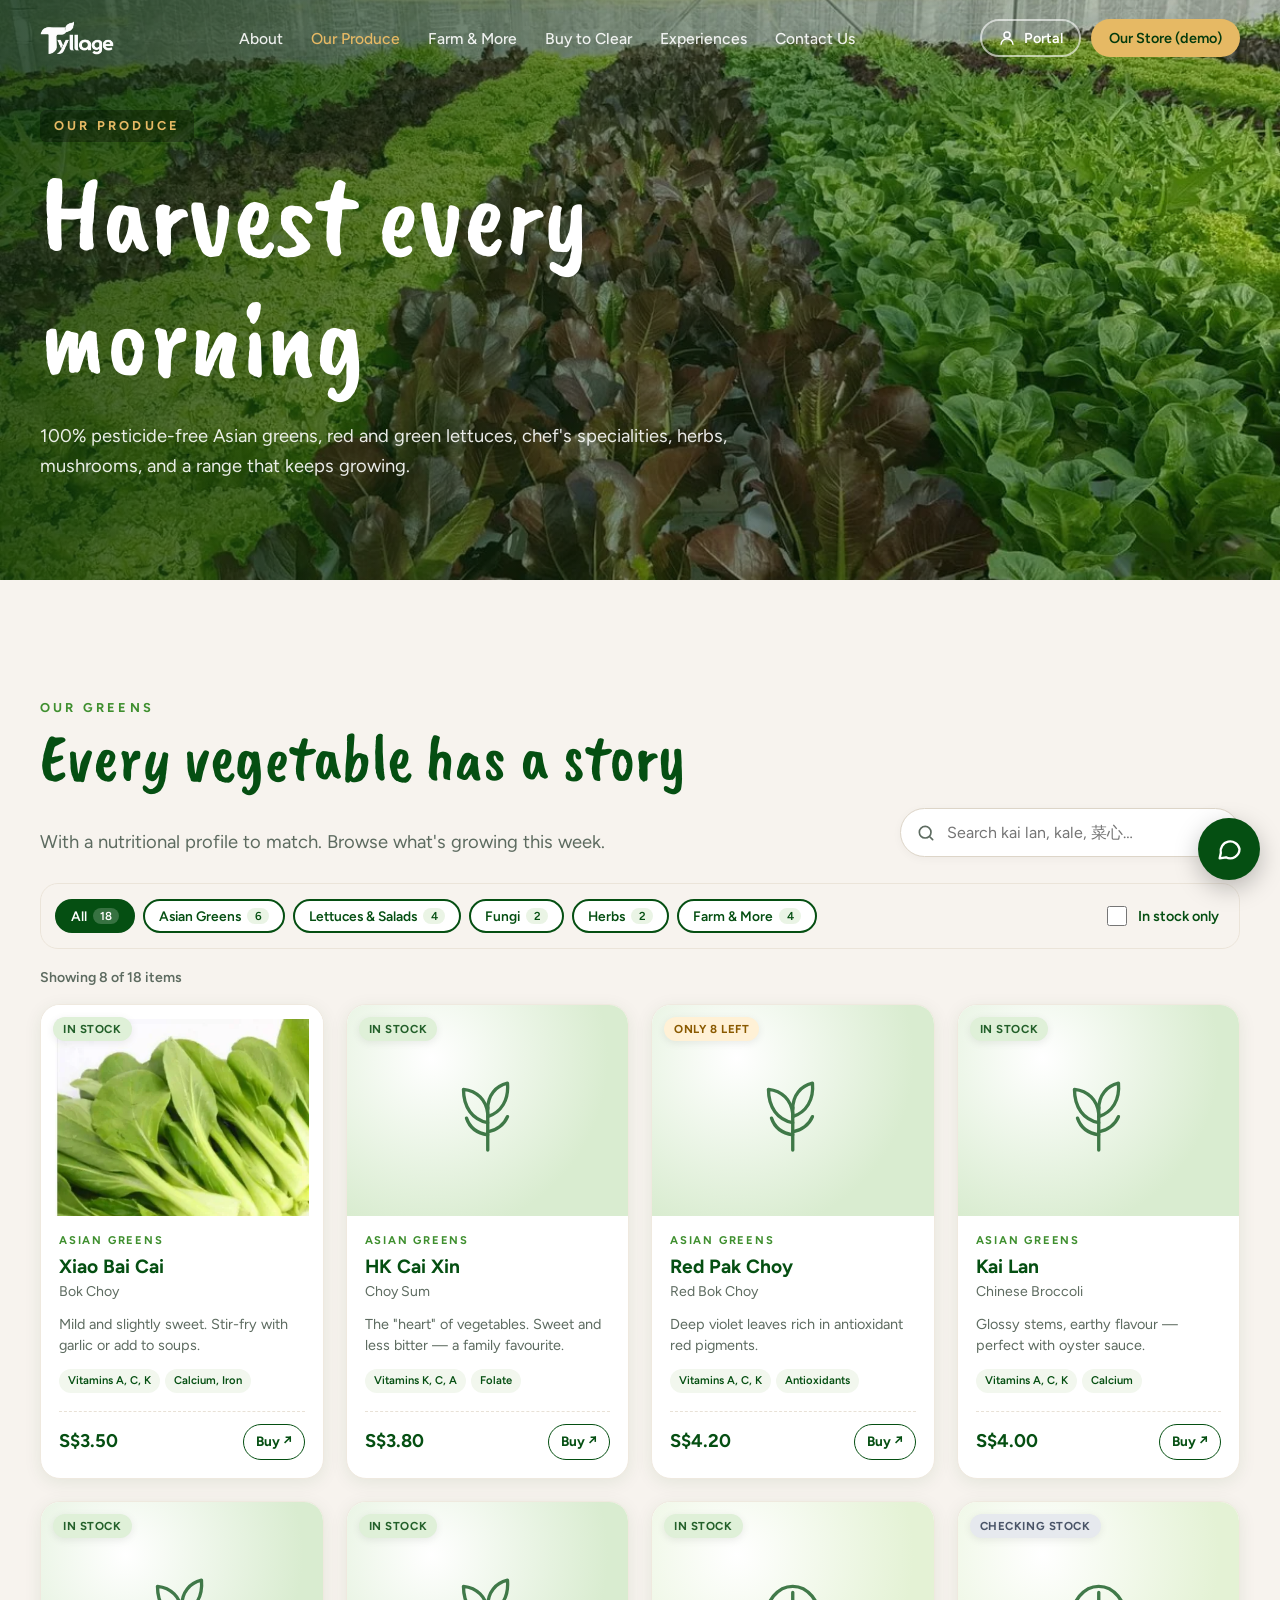
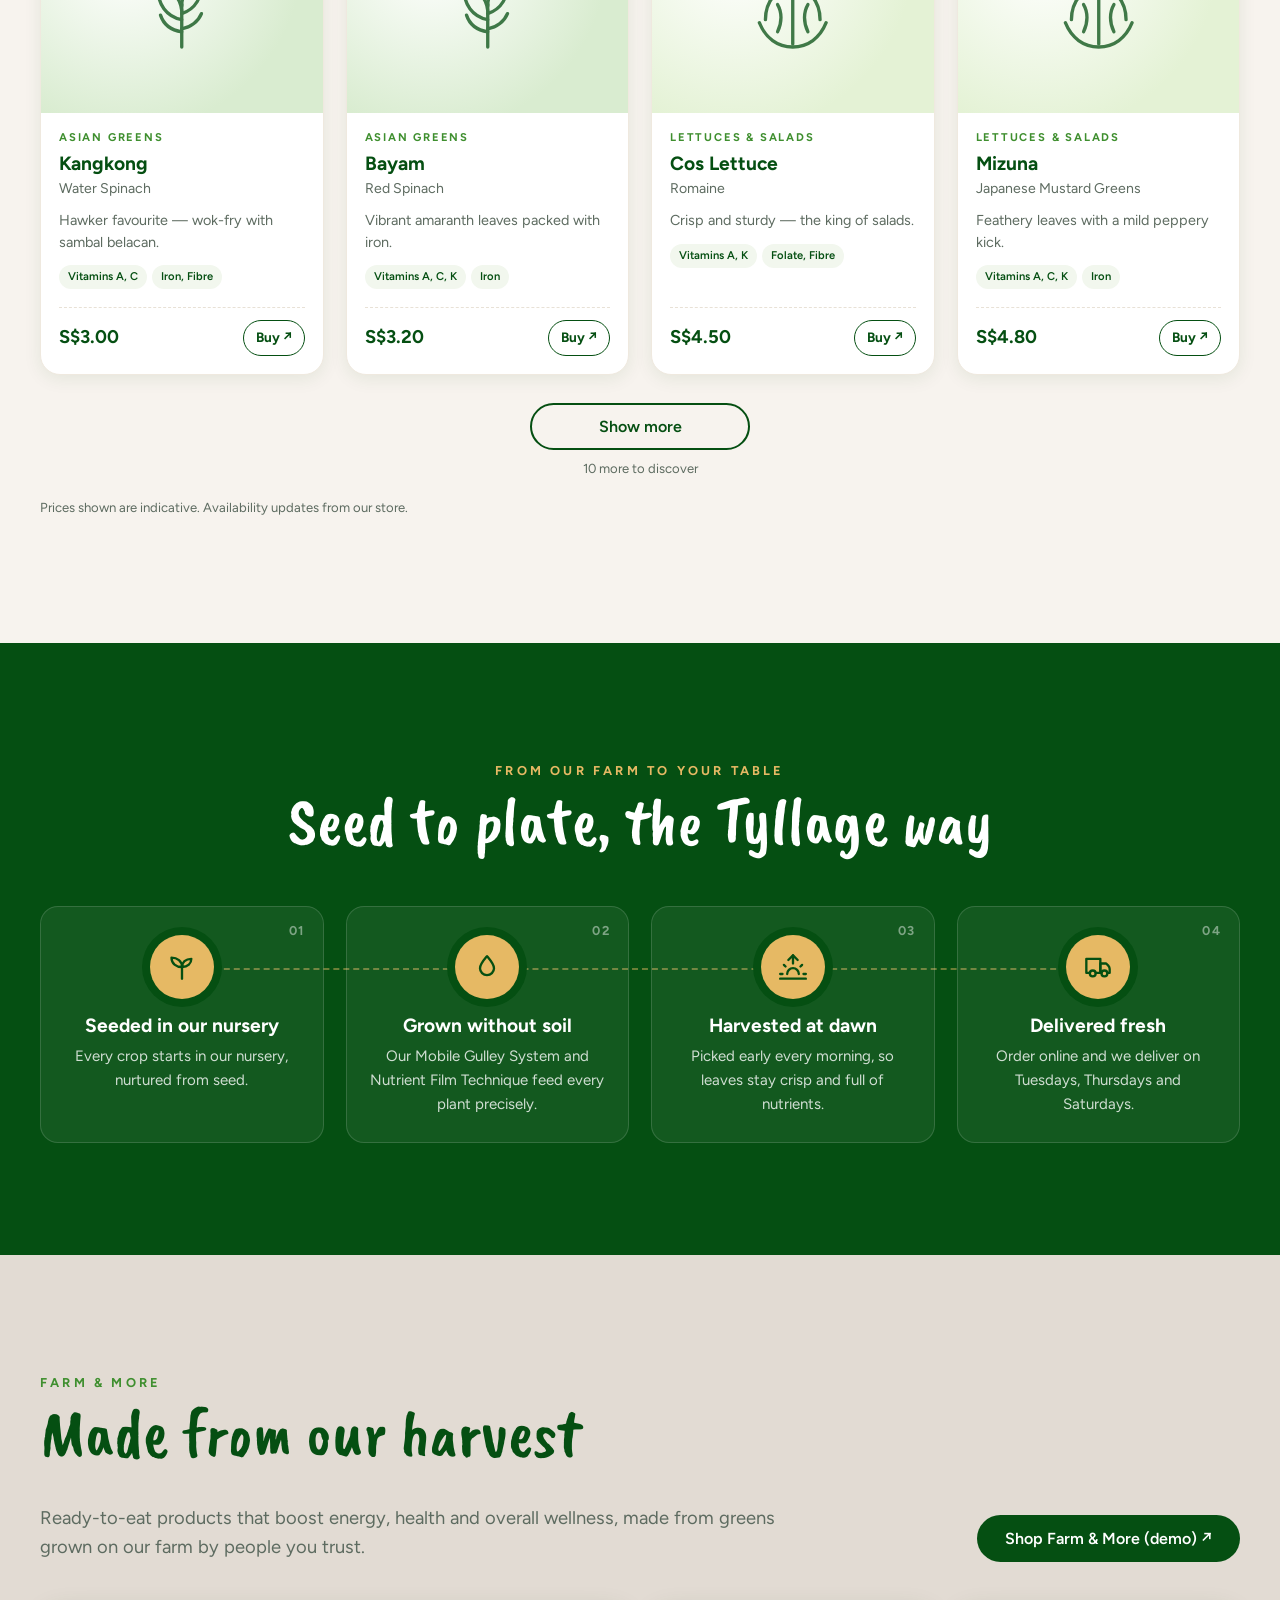
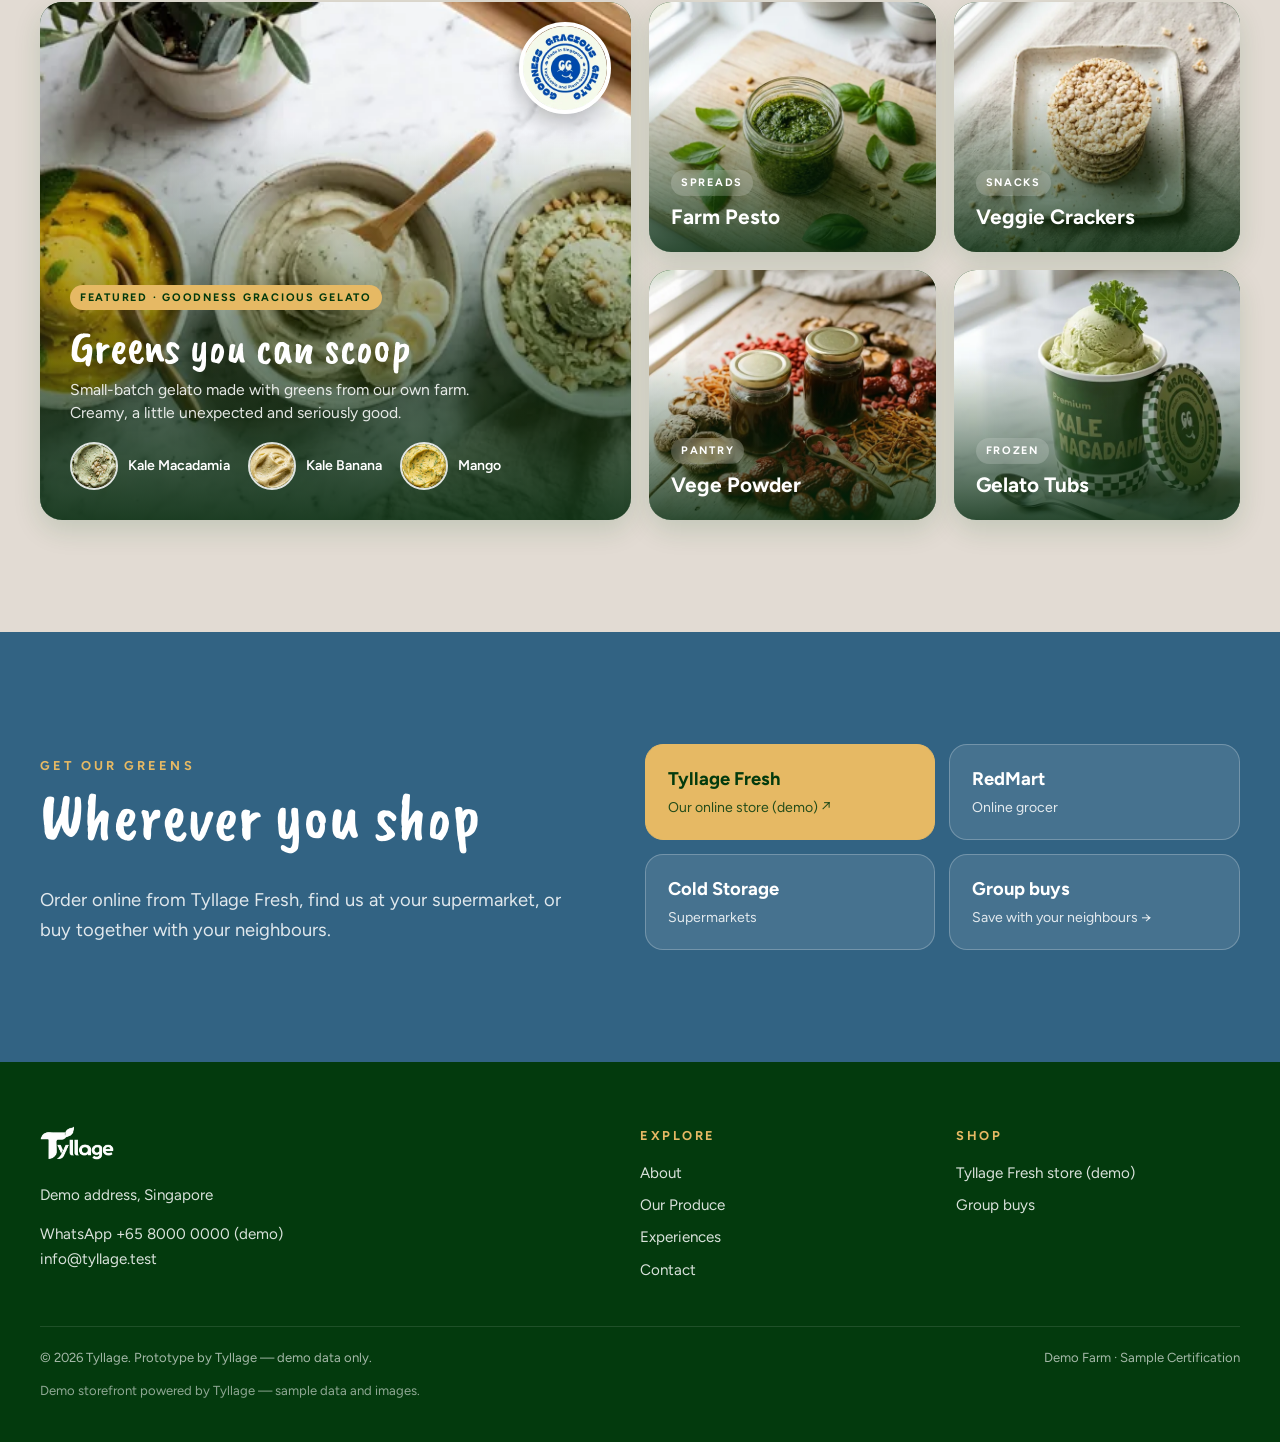
<file: produce.html>
<!doctype html>
<html lang="en">
<head>
  <meta charset="utf-8">
  <meta name="viewport" content="width=device-width, initial-scale=1">
  <title>Pesticide-Free Vegetables Singapore | Tyllage</title>
  <meta name="description" content="Asian greens, lettuces, mushrooms and herbs harvested every morning at Tyllage.">
  <link rel="preconnect" href="https://fonts.googleapis.com">
  <link rel="preconnect" href="https://fonts.gstatic.com" crossorigin>
  <link href="https://fonts.googleapis.com/css2?family=Caveat+Brush&family=Figtree:wght@300;400;500;600;700&display=swap" rel="stylesheet">
  <link rel="stylesheet" href="css/style.css">
  <link rel="icon" type="image/png" href="assets/img/favicon.png">
  <meta name="theme-color" content="#054f12">
</head>
<body>
  <a class="skip-link" href="#main">Skip to content</a>

  <header class="site-header">
    <nav class="container nav" aria-label="Main">
      <a class="logo" href="index.html"><img src="assets/tyllage-logo-white.png" alt="Tyllage home" height="34"></a>
      <ul class="nav-links" id="nav-links">
        <li><a href="about.html">About</a></li>
        <li><a href="produce.html" aria-current="page">Our Produce</a></li>
        <li><a href="produce.html#farm-more">Farm &amp; More</a></li>
        <li><a href="clearance.html">Buy to Clear</a></li>
        <li><a href="experiences.html">Experiences</a></li>
        <li><a href="contact.html">Contact Us</a></li>
        <li class="mobile-only"><a href="#">Our Store (demo) ↗</a></li>
      </ul>
      <div class="nav-actions">
        <a class="btn btn-sm btn-outline portal-btn" href="portal.html">
          <svg viewBox="0 0 24 24" fill="none" stroke="currentColor" stroke-width="2" aria-hidden="true"><circle cx="12" cy="8" r="4"/><path d="M4 21a8 8 0 0 1 16 0"/></svg>
          <span data-portal-label>Portal</span>
        </a>
        <a class="btn btn-sm btn-gold store-btn" href="#">Our Store (demo)</a>
        <button class="menu-toggle" type="button" aria-controls="nav-links" aria-expanded="false" aria-label="Open menu">
          <svg viewBox="0 0 24 24" fill="none" stroke="currentColor" stroke-width="2" aria-hidden="true"><path d="M3 6h18M3 12h18M3 18h18"/></svg>
        </button>
      </div>
    </nav>
  </header>

  <main id="main">
    <section class="hero page-hero">
      <img class="hero-bg" src="assets/img/hero-farm.webp" srcset="assets/img/hero-farm-640.webp 640w, assets/img/hero-farm.webp 1200w" sizes="100vw" alt="" fetchpriority="high">
      <div class="container">
        <span class="eyebrow badge">Our produce</span>
        <h1>Harvest every<br>morning</h1>
        <p class="lead" style="color:rgba(255,255,255,.9)">100% pesticide-free Asian greens, red and green lettuces, chef's specialities, herbs, mushrooms, and a range that keeps growing.</p>
      </div>
    </section>

    <section class="bg-cream" id="greens">
      <div class="container">
        <div class="catalog-head reveal">
          <div>
            <span class="eyebrow dark">Our greens</span>
            <h2 class="section-title">Every vegetable has a story</h2>
            <p class="lead">With a nutritional profile to match. Browse what's growing this week.</p>
          </div>
          <label class="catalog-search">
            <span class="sr-only">Search produce</span>
            <svg viewBox="0 0 24 24" fill="none" stroke="currentColor" stroke-width="2" stroke-linecap="round" stroke-linejoin="round" aria-hidden="true"><circle cx="11" cy="11" r="7"/><path d="m20 20-3.5-3.5"/></svg>
            <input type="search" placeholder="Search kai lan, kale, 菜心…" data-produce-search autocomplete="off">
          </label>
        </div>

        <div class="catalog-bar">
          <div class="filters" role="toolbar" aria-label="Filter produce">
            <button class="chip active" type="button" data-filter="all" aria-pressed="true">All <span class="chip-count" data-chip-count="all"></span></button>
            <button class="chip" type="button" data-filter="asian-greens" aria-pressed="false">Asian Greens <span class="chip-count" data-chip-count="asian-greens"></span></button>
            <button class="chip" type="button" data-filter="lettuces" aria-pressed="false">Lettuces &amp; Salads <span class="chip-count" data-chip-count="lettuces"></span></button>
            <button class="chip" type="button" data-filter="fungi" aria-pressed="false">Fungi <span class="chip-count" data-chip-count="fungi"></span></button>
            <button class="chip" type="button" data-filter="herbs" aria-pressed="false">Herbs <span class="chip-count" data-chip-count="herbs"></span></button>
            <button class="chip" type="button" data-filter="farm-more" aria-pressed="false">Farm &amp; More <span class="chip-count" data-chip-count="farm-more"></span></button>
          </div>
          <label class="toggle"><input type="checkbox" data-instock-only> <span>In stock only</span></label>
        </div>

        <p class="result-count" data-result-count aria-live="polite"></p>
        <div class="harvest-row catalog-grid" id="produce-grid" data-produce-grid></div>
        <div class="catalog-more" data-produce-more hidden>
          <button class="btn btn-outline" type="button" data-more-toggle aria-controls="produce-grid" aria-expanded="false">Show more</button>
          <small data-more-note></small>
        </div>
        <div class="catalog-empty" data-produce-empty hidden>
          <strong>No greens match that.</strong>
          <span>Try another name, or clear the filters.</span>
          <button class="btn btn-sm btn-outline" type="button" data-clear-filters>Clear filters</button>
        </div>
        <p class="sync-note">Prices shown are indicative. Availability updates from our store.</p>
      </div>
    </section>

    <section class="bg-forest journey">
      <div class="container">
        <div class="center reveal">
          <span class="eyebrow">From our farm to your table</span>
          <h2 class="section-title">Seed to plate, the Tyllage way</h2>
        </div>
        <ol class="journey-steps">
          <li class="journey-step reveal">
            <span class="journey-num">01</span>
            <span class="icon-circle"><svg viewBox="0 0 24 24" fill="none" stroke="currentColor" stroke-width="2" stroke-linecap="round" stroke-linejoin="round" aria-hidden="true"><path d="M12 22V12"/><path d="M12 12C12 7 8 4 3 4c0 5 4 8 9 8z"/><path d="M12 12c0-4 3-7 8-7 0 4-3 7-8 7z"/></svg></span>
            <h3>Seeded in our nursery</h3>
            <p>Every crop starts in our nursery, nurtured from seed.</p>
          </li>
          <li class="journey-step reveal">
            <span class="journey-num">02</span>
            <span class="icon-circle"><svg viewBox="0 0 24 24" fill="none" stroke="currentColor" stroke-width="2" stroke-linecap="round" stroke-linejoin="round" aria-hidden="true"><path d="M12 2.7c3 3.6 6 7 6 10.3a6 6 0 0 1-12 0c0-3.3 3-6.7 6-10.3z"/></svg></span>
            <h3>Grown without soil</h3>
            <p>Our Mobile Gulley System and Nutrient Film Technique feed every plant precisely.</p>
          </li>
          <li class="journey-step reveal">
            <span class="journey-num">03</span>
            <span class="icon-circle"><svg viewBox="0 0 24 24" fill="none" stroke="currentColor" stroke-width="2" stroke-linecap="round" stroke-linejoin="round" aria-hidden="true"><path d="M17 18a5 5 0 0 0-10 0"/><path d="M12 2v7"/><path d="m4.2 10.2 1.4 1.4"/><path d="M1 18h2"/><path d="M21 18h2"/><path d="m18.4 11.6 1.4-1.4"/><path d="M23 22H1"/><path d="m8 6 4-4 4 4"/></svg></span>
            <h3>Harvested at dawn</h3>
            <p>Picked early every morning, so leaves stay crisp and full of nutrients.</p>
          </li>
          <li class="journey-step reveal">
            <span class="journey-num">04</span>
            <span class="icon-circle"><svg viewBox="0 0 24 24" fill="none" stroke="currentColor" stroke-width="2" stroke-linecap="round" stroke-linejoin="round" aria-hidden="true"><path d="M10 17h4V5H2v12h3"/><path d="M20 17h2v-3.34a4 4 0 0 0-1.17-2.83L19 9h-5v8h1"/><circle cx="7.5" cy="17.5" r="2.5"/><circle cx="17.5" cy="17.5" r="2.5"/></svg></span>
            <h3>Delivered fresh</h3>
            <p>Order online and we deliver on Tuesdays, Thursdays and Saturdays.</p>
          </li>
        </ol>
      </div>
    </section>

    <section class="farm-more bg-stony" id="farm-more">
      <div class="container">
        <div class="fm-head reveal">
          <div>
            <span class="eyebrow dark">Farm &amp; More</span>
            <h2 class="section-title">Made from our harvest</h2>
            <p class="lead">Ready-to-eat products that boost energy, health and overall wellness, made from greens grown on our farm by people you trust.</p>
          </div>
          <a class="btn btn-forest" href="#">Shop Farm &amp; More (demo) ↗</a>
        </div>

        <div class="fm-bento">
          <article class="fm-tile fm-feature reveal">
            <img src="assets/img/gelato-bowls.webp" srcset="assets/img/gelato-bowls-640.webp 640w, assets/img/gelato-bowls.webp 1200w" sizes="(max-width: 900px) 100vw, 640px" alt="Three bowls of Goodness Gracious Gelato" width="1200" height="669" loading="lazy">
            <img class="fm-badge" src="assets/img/ggg-logo.webp" alt="Goodness Gracious Gelato logo" width="240" height="240" loading="lazy">
            <div class="fm-overlay">
              <span class="fm-tag">Featured · Goodness Gracious Gelato</span>
              <h3>Greens you can scoop</h3>
              <p>Small-batch gelato made with greens from our own farm. Creamy, a little unexpected and seriously good.</p>
              <ul class="fm-flavours" aria-label="Flavours">
                <li><img src="assets/img/gelato-kale-macadamia.webp" alt="" width="600" height="600" loading="lazy"><span>Kale Macadamia</span></li>
                <li><img src="assets/img/gelato-kale-banana.webp" alt="" width="600" height="600" loading="lazy"><span>Kale Banana</span></li>
                <li><img src="assets/img/gelato-mango.webp" alt="" width="600" height="600" loading="lazy"><span>Mango</span></li>
              </ul>
            </div>
          </article>

          <article class="fm-tile reveal">
            <img src="assets/img/product-pesto.webp" alt="Jars of green pesto with fresh basil" width="600" height="600" loading="lazy">
            <div class="fm-overlay">
              <span class="fm-tag">Spreads</span>
              <h3>Farm Pesto</h3>
              <p>Fresh pesto blended from our basil and leafy greens.</p>
            </div>
          </article>

          <article class="fm-tile reveal">
            <img src="assets/img/product-crackers.webp" alt="A stack of veggie crackers on a plate" width="600" height="600" loading="lazy">
            <div class="fm-overlay">
              <span class="fm-tag">Snacks</span>
              <h3>Veggie Crackers</h3>
              <p>Crunchy, wholesome crackers with greens baked in.</p>
            </div>
          </article>

          <article class="fm-tile reveal">
            <img src="assets/img/product-vegepowder.webp" alt="Jars of vegetable powder with dried mushrooms and goji" width="600" height="600" loading="lazy">
            <div class="fm-overlay">
              <span class="fm-tag">Pantry</span>
              <h3>Vege Powder</h3>
              <p>Dried farm veg and mushrooms ground into an everyday seasoning.</p>
            </div>
          </article>

          <article class="fm-tile reveal">
            <img src="assets/img/product-gelato.webp" alt="A tub of Kale Macadamia gelato" width="600" height="600" loading="lazy">
            <div class="fm-overlay">
              <span class="fm-tag">Frozen</span>
              <h3>Gelato Tubs</h3>
              <p>Take home a tub of your favourite Goodness Gracious flavour.</p>
            </div>
          </article>
        </div>
      </div>
    </section>

    <section class="bg-berry buy-band">
      <div class="container">
        <div class="buy-inner reveal">
          <div>
            <span class="eyebrow">Get our greens</span>
            <h2 class="section-title">Wherever you shop</h2>
            <p class="lead">Order online from Tyllage Fresh, find us at your supermarket, or buy together with your neighbours.</p>
          </div>
          <div class="buy-options">
            <a class="buy-option primary" href="#"><strong>Tyllage Fresh</strong><span>Our online store (demo) ↗</span></a>
            <span class="buy-option"><strong>RedMart</strong><span>Online grocer</span></span>
            <span class="buy-option"><strong>Cold Storage</strong><span>Supermarkets</span></span>
            <a class="buy-option" href="index.html#group-buy"><strong>Group buys</strong><span>Save with your neighbours →</span></a>
          </div>
        </div>
      </div>
    </section>
  </main>

  <footer class="site-footer">
    <div class="container">
      <div class="footer-grid">
        <div>
          <a class="logo" href="index.html"><img src="assets/tyllage-logo-white.png" alt="Tyllage" height="34" loading="lazy"></a>
          <p>Demo address, Singapore</p>
          <p>WhatsApp +65 8000 0000 (demo)<br><a href="mailto:info@tyllage.test">info@tyllage.test</a></p>
        </div>
        <div>
          <h4>Explore</h4>
          <ul>
            <li><a href="about.html">About</a></li>
            <li><a href="produce.html">Our Produce</a></li>
            <li><a href="experiences.html">Experiences</a></li>
            <li><a href="contact.html">Contact</a></li>
          </ul>
        </div>
        <div>
          <h4>Shop</h4>
          <ul>
            <li><a href="#">Tyllage Fresh store (demo)</a></li>
            <li><a href="index.html#group-buy">Group buys</a></li>
          </ul>
        </div>
      </div>
      <div class="footer-bottom">
        <span>© <span data-year></span> Tyllage. Prototype by Tyllage — demo data only.</span>
        <span>Demo Farm · Sample Certification</span>
      </div>
      <p style="margin-top:12px;font-size:.82rem;opacity:.65">Demo storefront powered by Tyllage — sample data and images.</p>
    </div>
  </footer>

  <script src="js/data.js"></script>
  <script src="js/assist.js"></script>
  <script src="js/main.js"></script>
</body>
</html>
</file>
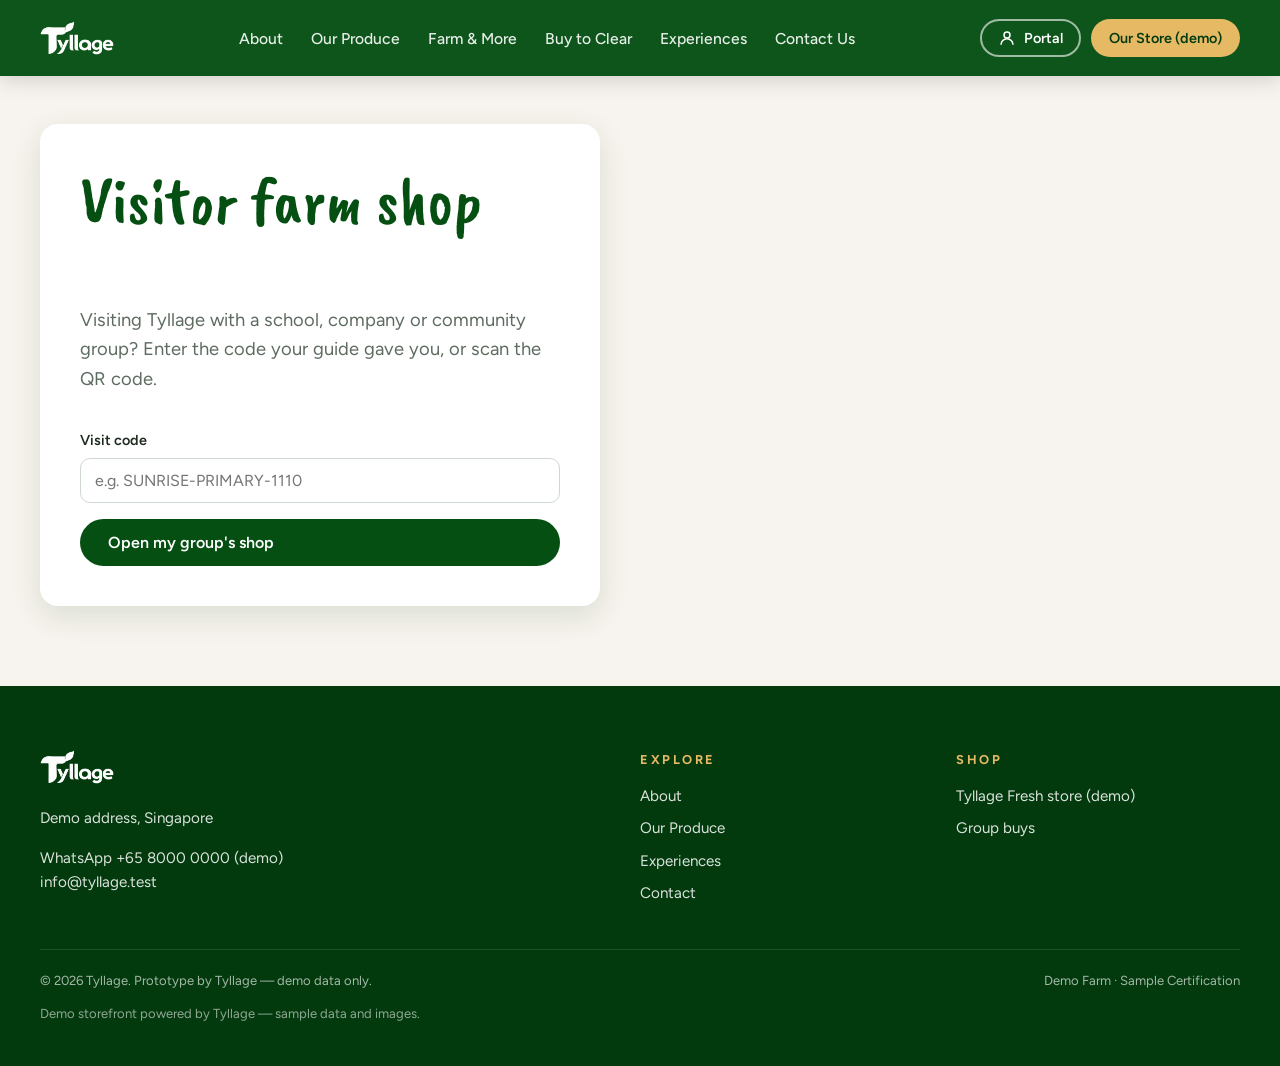
<file: visit.html>
<!doctype html>
<html lang="en">
<head>
  <meta charset="utf-8">
  <meta name="viewport" content="width=device-width, initial-scale=1">
  <title>Visitor Farm Shop | Tyllage</title>
  <meta name="description" content="Order fresh Tyllage produce with your visit group's code.">
  <meta name="robots" content="noindex">
  <link rel="preconnect" href="https://fonts.googleapis.com">
  <link rel="preconnect" href="https://fonts.gstatic.com" crossorigin>
  <link href="https://fonts.googleapis.com/css2?family=Caveat+Brush&family=Figtree:wght@300;400;500;600;700&display=swap" rel="stylesheet">
  <link rel="stylesheet" href="css/style.css">
  <link rel="icon" type="image/png" href="assets/img/favicon.png">
  <meta name="theme-color" content="#054f12">
</head>
<body data-no-assist>
  <a class="skip-link" href="#main">Skip to content</a>

  <header class="site-header always-solid">
    <nav class="container nav" aria-label="Main">
      <a class="logo" href="index.html"><img src="assets/tyllage-logo-white.png" alt="Tyllage home" height="34"></a>
      <ul class="nav-links" id="nav-links">
        <li><a href="about.html">About</a></li>
        <li><a href="produce.html">Our Produce</a></li>
        <li><a href="produce.html#farm-more">Farm &amp; More</a></li>
        <li><a href="clearance.html">Buy to Clear</a></li>
        <li><a href="experiences.html">Experiences</a></li>
        <li><a href="contact.html">Contact Us</a></li>
        <li class="mobile-only"><a href="#">Our Store (demo) ↗</a></li>
      </ul>
      <div class="nav-actions">
        <a class="btn btn-sm btn-outline portal-btn" href="portal.html">
          <svg viewBox="0 0 24 24" fill="none" stroke="currentColor" stroke-width="2" aria-hidden="true"><circle cx="12" cy="8" r="4"/><path d="M4 21a8 8 0 0 1 16 0"/></svg>
          <span data-portal-label>Portal</span>
        </a>
        <a class="btn btn-sm btn-gold store-btn" href="#">Our Store (demo)</a>
        <button class="menu-toggle" type="button" aria-controls="nav-links" aria-expanded="false" aria-label="Open menu">
          <svg viewBox="0 0 24 24" fill="none" stroke="currentColor" stroke-width="2" aria-hidden="true"><path d="M3 6h18M3 12h18M3 18h18"/></svg>
        </button>
      </div>
    </nav>
  </header>

  <main id="main">
    <section class="visit-shop">
      <div class="container" data-visit-root>
        <p class="form-note">Loading your group's farm shop…</p>
      </div>
    </section>
  </main>

  <footer class="site-footer">
    <div class="container">
      <div class="footer-grid">
        <div>
          <a class="logo" href="index.html"><img src="assets/tyllage-logo-white.png" alt="Tyllage" height="34" loading="lazy"></a>
          <p>Demo address, Singapore</p>
          <p>WhatsApp +65 8000 0000 (demo)<br><a href="mailto:info@tyllage.test">info@tyllage.test</a></p>
        </div>
        <div>
          <h4>Explore</h4>
          <ul>
            <li><a href="about.html">About</a></li>
            <li><a href="produce.html">Our Produce</a></li>
            <li><a href="experiences.html">Experiences</a></li>
            <li><a href="contact.html">Contact</a></li>
          </ul>
        </div>
        <div>
          <h4>Shop</h4>
          <ul>
            <li><a href="#">Tyllage Fresh store (demo)</a></li>
            <li><a href="index.html#group-buy">Group buys</a></li>
          </ul>
        </div>
      </div>
      <div class="footer-bottom">
        <span>© <span data-year></span> Tyllage. Prototype by Tyllage — demo data only.</span>
        <span>Demo Farm · Sample Certification</span>
      </div>
      <p style="margin-top:12px;font-size:.82rem;opacity:.65">Demo storefront powered by Tyllage — sample data and images.</p>
    </div>
  </footer>

  <script src="js/data.js"></script>
  <script src="js/assist.js"></script>
  <script src="js/main.js"></script>
  <script src="js/visit.js"></script>
</body>
</html>
</file>
<file: css/style.css>
/* Tyllage — public site styles
   Palette sampled from meod.com.sg: forest, gold, berry, stony. */
:root {
  --forest: #054f12;
  --forest-dark: #033a0d;
  --leaf: #3f8f2f;
  --gold: #e6b964;
  --gold-dark: #c9993f;
  --berry: #326383;
  --stony: #e2dbd3;
  --cream: #f7f3ee;
  --ink: #1d2a1f;
  --muted: #5d6b60;
  --white: #ffffff;
  --danger: #b3361f;
  --radius: 18px;
  --shadow: 0 10px 30px rgba(5, 79, 18, 0.12);
  --font-script: "Caveat Brush", "Brush Script MT", cursive;
  --font-body: "Figtree", system-ui, -apple-system, "Segoe UI", sans-serif;
  --max: 1200px;
}

* { box-sizing: border-box; }
html { scroll-behavior: smooth; }
body {
  margin: 0;
  font-family: var(--font-body);
  font-size: 18px;
  line-height: 1.6;
  color: var(--ink);
  background: var(--white);
}
img { max-width: 100%; height: auto; display: block; }
a { color: inherit; }
h1, h2, h3 { line-height: 1.1; margin: 0 0 0.5em; }
.script { font-family: var(--font-script); font-weight: 400; }
.container { width: min(var(--max), 100% - 32px); margin-inline: auto; }
.eyebrow {
  display: inline-block;
  font-size: 0.8rem;
  letter-spacing: 0.25em;
  text-transform: uppercase;
  font-weight: 700;
  color: var(--gold);
}
.eyebrow.dark { color: var(--leaf); }
.lead { font-size: 1.15rem; color: var(--muted); max-width: 62ch; }
.center { text-align: center; }
.center .lead { margin-inline: auto; }
.skip-link { position: absolute; left: -999px; top: 8px; background: var(--gold); padding: 8px 14px; z-index: 100; border-radius: 8px; }
.skip-link:focus { left: 8px; }

/* Buttons */
.btn {
  display: inline-flex; align-items: center; gap: 8px;
  padding: 12px 26px; border-radius: 999px;
  font: 600 1rem var(--font-body); text-decoration: none;
  border: 2px solid transparent; cursor: pointer;
  transition: transform .15s ease, background .2s ease, color .2s ease;
}
.btn:hover { transform: translateY(-2px); }
.btn-gold { background: var(--gold); color: var(--forest-dark); }
.btn-gold:hover { background: var(--gold-dark); }
.btn-forest { background: var(--forest); color: var(--white); }
.btn-forest:hover { background: var(--forest-dark); }
.btn-ghost { border-color: rgba(255,255,255,.7); color: var(--white); background: rgba(0,0,0,.15); }
.btn-ghost:hover { background: rgba(255,255,255,.15); }
.btn-outline { border-color: var(--forest); color: var(--forest); background: transparent; }
.btn-outline:hover { background: var(--forest); color: var(--white); }
.btn-sm { padding: 8px 16px; font-size: .9rem; }

/* Header */
.site-header {
  position: fixed; inset: 0 0 auto 0; z-index: 50;
  transition: background .3s ease, box-shadow .3s ease;
}
.site-header.solid, .site-header.always-solid { background: rgba(5, 79, 18, .96); box-shadow: 0 4px 20px rgba(0,0,0,.15); }
.nav { display: flex; align-items: center; justify-content: space-between; height: 76px; }
.logo { display: inline-flex; align-items: center; text-decoration: none; }
.logo img { height: 34px; width: auto; }
@media (max-width: 480px) { .logo img { height: 28px; } }
.nav-links { display: flex; align-items: center; gap: 28px; list-style: none; margin: 0; padding: 0; }
.nav-links a { color: var(--white); text-decoration: none; font-size: .98rem; font-weight: 500; opacity: .9; }
.nav-links a:hover, .nav-links a[aria-current="page"] { opacity: 1; color: var(--gold); }
.nav-actions { display: flex; gap: 10px; align-items: center; }
.portal-btn { border-color: rgba(255,255,255,.6); color: var(--white); }
.portal-btn:hover { background: var(--white); color: var(--forest); }
.portal-btn svg { width: 18px; height: 18px; }
.menu-toggle { display: none; background: none; border: 0; color: var(--white); cursor: pointer; padding: 8px; }
.menu-toggle svg { width: 28px; height: 28px; }

@media (max-width: 960px) {
  .menu-toggle { display: block; }
  .nav-links, .nav-actions .store-btn { display: none; }
  .nav-links.open {
    display: flex; flex-direction: column; align-items: flex-start; gap: 18px;
    position: absolute; top: 76px; left: 0; right: 0; padding: 24px 16px 28px;
    background: var(--forest);
  }
  .nav-links.open .mobile-only { display: block; }
}
.mobile-only { display: none; }

/* Hero */
.hero {
  position: relative; min-height: 100vh; min-height: 100svh; display: flex; align-items: center;
  color: var(--white); overflow: hidden; background: var(--forest-dark);
  padding: 110px 0 80px;
}
.hero::before { content: ""; position: absolute; inset: 0; z-index: 1; background: linear-gradient(100deg, rgba(3,40,10,.78) 0%, rgba(3,40,10,.4) 60%, rgba(3,40,10,.2) 100%); }
.hero > * { position: relative; z-index: 2; }
.hero > .hero-bg { position: absolute; inset: 0; z-index: 0; width: 100%; height: 100%; object-fit: cover; }
@media (max-width: 640px) {
  .hero::before { background: linear-gradient(180deg, rgba(3,40,10,.55) 0%, rgba(3,40,10,.75) 100%); }
  .stat strong { font-size: 1.7rem; }
  .stats { gap: 18px 28px; }
  .hero-ctas .btn { flex: 1 1 auto; justify-content: center; }
}
.hero h1 { font-family: var(--font-script); font-weight: 400; font-size: clamp(4rem, 12vw, 9.5rem); margin: .1em 0 .2em; }
.hero .badge { background: rgba(0,0,0,.3); padding: 6px 14px; border-radius: 6px; }
.stats { display: flex; gap: clamp(24px, 6vw, 70px); margin: 10px 0 34px; flex-wrap: wrap; }
.stat strong { display: block; font-size: 2.2rem; font-weight: 700; }
.stat span { font-size: .75rem; letter-spacing: .2em; text-transform: uppercase; opacity: .85; }
.stat:nth-child(2) strong { color: var(--gold); }
.hero-ctas { display: flex; gap: 14px; flex-wrap: wrap; }
.scroll-cue { position: absolute; bottom: 28px; left: 50%; transform: translateX(-50%); font-size: .7rem; letter-spacing: .3em; opacity: .7; }

.page-hero { min-height: 62vh; min-height: 62svh; }
.page-hero h1 { font-size: clamp(3.4rem, 9vw, 7rem); }

/* Sections */
section { padding: clamp(64px, 9vw, 112px) 0; }
.bg-forest { background: var(--forest); color: var(--white); }
.bg-forest .lead { color: rgba(255,255,255,.82); }
.bg-berry { background: var(--berry); color: var(--white); }
.bg-berry .lead { color: rgba(255,255,255,.85); }
.bg-stony { background: var(--stony); }
.bg-cream { background: var(--cream); }
.section-title { font-family: var(--font-script); font-weight: 400; font-size: clamp(2.8rem, 6vw, 4.2rem); color: var(--forest); }
.bg-forest .section-title, .bg-berry .section-title { color: var(--white); }

.grid { display: grid; gap: 28px; }
.grid-3 { grid-template-columns: repeat(auto-fit, minmax(min(100%, 210px), 1fr)); }
@media (min-width: 600px) and (max-width: 900px) { .grid-3 { gap: 18px; } .card-body { padding: 18px; } }
.grid-4 { grid-template-columns: repeat(auto-fit, minmax(220px, 1fr)); }
.split { display: grid; grid-template-columns: 1fr 1fr; gap: clamp(32px, 6vw, 80px); align-items: center; }
@media (max-width: 860px) { .split { grid-template-columns: 1fr; } }

.card {
  background: var(--white); border-radius: var(--radius); overflow: hidden;
  box-shadow: var(--shadow); display: flex; flex-direction: column;
  transition: transform .25s ease;
}
.card:hover { transform: translateY(-4px); }
.card img { aspect-ratio: 4/3; object-fit: cover; width: 100%; height: auto; }
.card-body { padding: 24px; flex: 1; display: flex; flex-direction: column; }
.card-body h3 { color: var(--forest); font-size: 1.4rem; }
.card-body p { color: var(--muted); margin: 0 0 16px; flex: 1; }
.card-link { color: var(--leaf); font-weight: 700; text-decoration: none; }
.card-link:hover { text-decoration: underline; }

.promise { padding: 28px; border-radius: var(--radius); background: rgba(255,255,255,.07); border: 1px solid rgba(255,255,255,.15); }
.promise h3 { color: var(--gold); font-size: 1.35rem; }
.promise p { margin: 0; color: rgba(255,255,255,.85); }
.icon-circle { width: 52px; height: 52px; border-radius: 50%; background: var(--gold); color: var(--forest); display: grid; place-items: center; margin-bottom: 16px; }
.icon-circle svg { width: 26px; height: 26px; }

.rounded-img { border-radius: var(--radius); box-shadow: var(--shadow); width: 100%; height: auto; aspect-ratio: 5/4; object-fit: cover; }
.rounded-img.portrait { aspect-ratio: 4/5; max-height: 640px; object-position: center 35%; }
@media (max-width: 860px) { .rounded-img.portrait { aspect-ratio: 4/3; } }

.partners { display: flex; gap: 14px; flex-wrap: wrap; margin-top: 24px; }
.partner { padding: 10px 22px; border-radius: 999px; background: rgba(255,255,255,.12); border: 1px solid rgba(255,255,255,.3); font-weight: 600; text-decoration: none; color: var(--white); }
.partner:hover { background: var(--white); color: var(--berry); }

/* Harvest strip (new vs original site) */
.harvest-row { display: grid; grid-template-columns: repeat(auto-fill, minmax(min(100%, 230px), 1fr)); gap: 22px; margin-top: 36px; }
.produce-tile {
  background: var(--white); border-radius: 20px; overflow: hidden; box-shadow: 0 4px 18px rgba(5,79,18,.08);
  display: flex; flex-direction: column; border: 1px solid #efe9df;
  transition: transform .25s ease, box-shadow .25s ease;
}
.produce-tile:hover { transform: translateY(-5px); box-shadow: 0 16px 36px rgba(5,79,18,.15); }
.produce-tile.is-out .tile-media { filter: grayscale(.7); opacity: .75; }
.tile-media { position: relative; aspect-ratio: 4/3; display: grid; place-items: center; overflow: hidden; background: #fff; }
.tile-media img { width: 100%; height: 100%; transition: transform .5s ease; }
.tile-media.contain img { object-fit: contain; padding: 14px; }
.tile-media.cover img { object-fit: cover; }
.produce-tile:hover .tile-media img { transform: scale(1.06); }
.tile-media.art { background: radial-gradient(circle at 30% 25%, #fff 0%, var(--tint, #e4f2d5) 70%); }
.tile-media.art svg { width: 46%; height: 46%; fill: none; stroke: var(--forest); stroke-width: 2.2; stroke-linecap: round; stroke-linejoin: round; opacity: .75; }
.tile-media .pill { position: absolute; top: 12px; left: 12px; box-shadow: 0 2px 8px rgba(0,0,0,.08); }
.tile-body { padding: 16px 18px 18px; display: flex; flex-direction: column; gap: 4px; flex: 1; }
.tile-cat { font-size: .7rem; letter-spacing: .16em; text-transform: uppercase; font-weight: 700; color: var(--leaf); }
.produce-tile h3 { font-size: 1.2rem; color: var(--forest); margin: 2px 0 0; }
.produce-tile .sub { color: var(--muted); font-size: .88rem; }
.produce-tile p { font-size: .9rem; color: var(--muted); margin: 6px 0 2px; line-height: 1.5; }
.nutri-chips { list-style: none; margin: 6px 0 0; padding: 0; display: flex; flex-wrap: wrap; gap: 5px; }
.nutri-chips li { font-size: .7rem; font-weight: 600; padding: 3px 9px; border-radius: 999px; background: #f2f7ee; color: var(--forest); }
.tile-buy { font-size: .85rem; font-weight: 700; color: var(--forest); text-decoration: none; padding: 6px 12px; border-radius: 999px; border: 1.5px solid var(--forest); transition: background .2s, color .2s; }
.tile-buy:hover { background: var(--forest); color: var(--white); }
.produce-tile .price-line { border-top: 1px dashed #e8e1d6; margin-top: auto; padding-top: 12px; }
.produce-tile .price { font-size: 1.15rem; }
/* Price row always sits at the bottom of the card; spacing comes from the content above it. */
.produce-tile .tile-body > :nth-last-child(2) { margin-bottom: 14px; }
.price-line { display: flex; justify-content: space-between; align-items: center; margin-top: auto; padding-top: 8px; }
.price { font-weight: 700; color: var(--forest); }
.pill { display: inline-block; font-size: .72rem; font-weight: 700; padding: 3px 10px; border-radius: 999px; text-transform: uppercase; letter-spacing: .05em; }
.pill-ok { background: #dff0d8; color: #23602a; }
.pill-low { background: #fff1d6; color: #8a5a00; }
.pill-out { background: #f8dcd6; color: var(--danger); }
.pill-stale { background: #e6e9ee; color: #4a5568; }
.sync-note { font-size: .82rem; color: var(--muted); margin-top: 18px; }

.filters { display: flex; gap: 10px; flex-wrap: wrap; margin-top: 28px; }
.chip { border: 2px solid var(--forest); background: transparent; color: var(--forest); padding: 7px 18px; border-radius: 999px; font: 600 .9rem var(--font-body); cursor: pointer; }
.chip.active, .chip:hover { background: var(--forest); color: var(--white); }

.category-cards { display: grid; grid-template-columns: repeat(auto-fit, minmax(200px, 1fr)); gap: 18px; margin-top: 30px; }
.category-card { padding: 26px; border-radius: var(--radius); background: var(--cream); }
.category-card h3 { color: var(--forest); }
.category-card p { margin: 0; color: var(--muted); }

/* Group buy band */
.groupbuy { background: linear-gradient(120deg, var(--gold) 0%, #f0cf8e 100%); color: var(--forest-dark); }
.steps { display: grid; grid-template-columns: repeat(auto-fit, minmax(200px, 1fr)); gap: 20px; margin-top: 28px; }
.step { background: rgba(255,255,255,.55); border-radius: 16px; padding: 22px; }
.step b { display: grid; place-items: center; width: 36px; height: 36px; border-radius: 50%; background: var(--forest); color: var(--white); margin-bottom: 10px; }
.step p { margin: 0; font-size: .95rem; }

/* Forms */
.form { display: grid; gap: 16px; background: var(--white); padding: clamp(22px, 4vw, 40px); border-radius: var(--radius); box-shadow: var(--shadow); }
.form-row { display: grid; grid-template-columns: 1fr 1fr; gap: 16px; }
@media (max-width: 600px) { .form-row { grid-template-columns: 1fr; } }
label { font-weight: 600; font-size: .9rem; display: grid; gap: 6px; color: var(--ink); }
input, select, textarea {
  font: 400 1rem var(--font-body); padding: 12px 14px; border-radius: 10px;
  border: 1.5px solid #cfd8cf; background: var(--white); color: var(--ink); width: 100%;
}
input:focus, select:focus, textarea:focus { outline: 3px solid rgba(230,185,100,.6); border-color: var(--forest); }
.form-note { font-size: .82rem; color: var(--muted); margin: 0; }
.form-success { background: #dff0d8; color: #23602a; padding: 14px 18px; border-radius: 10px; font-weight: 600; }
.experience-options { display: grid; grid-template-columns: repeat(auto-fit, minmax(130px, 1fr)); gap: 10px; }
.experience-options label { display: flex; align-items: center; gap: 8px; border: 1.5px solid #cfd8cf; border-radius: 10px; padding: 10px 12px; font-weight: 500; cursor: pointer; }
.experience-options input { width: auto; }

/* Footer */
.site-footer { background: var(--forest-dark); color: rgba(255,255,255,.85); padding: 64px 0 28px; font-size: .95rem; }
.footer-grid { display: grid; grid-template-columns: 2fr 1fr 1fr; gap: 32px; }
@media (max-width: 800px) { .footer-grid { grid-template-columns: 1fr 1fr; } }
@media (max-width: 480px) { .footer-grid { grid-template-columns: 1fr; } }
.site-footer h4 { color: var(--gold); font-size: .8rem; letter-spacing: .2em; text-transform: uppercase; margin: 0 0 14px; }
.site-footer ul { list-style: none; padding: 0; margin: 0; display: grid; gap: 8px; }
.site-footer a { text-decoration: none; }
.site-footer a:hover { color: var(--gold); }
.footer-bottom { border-top: 1px solid rgba(255,255,255,.15); margin-top: 40px; padding-top: 20px; display: flex; justify-content: space-between; gap: 16px; flex-wrap: wrap; font-size: .82rem; opacity: .75; }

/* Reveal on scroll */
.reveal { opacity: 0; transform: translateY(24px); transition: opacity .7s ease, transform .7s ease; }
.reveal.visible { opacity: 1; transform: none; }
@media (prefers-reduced-motion: reduce) {
  .reveal { opacity: 1; transform: none; transition: none; }
  html { scroll-behavior: auto; }
}

/* Ask Tyllage assistant widget */
.assist-fab {
  position: fixed; right: 20px; bottom: 20px; z-index: 60;
  width: 62px; height: 62px; border-radius: 50%; border: 0; cursor: pointer;
  background: var(--forest); color: var(--white); box-shadow: 0 8px 24px rgba(0,0,0,.25);
  display: grid; place-items: center;
}
.assist-fab svg { width: 28px; height: 28px; }
.assist-panel {
  position: fixed; right: 20px; bottom: 94px; z-index: 60;
  width: min(380px, calc(100vw - 32px)); height: min(540px, calc(100vh - 130px));
  background: var(--white); border-radius: 20px; box-shadow: 0 20px 50px rgba(0,0,0,.25);
  display: none; flex-direction: column; overflow: hidden; padding: 0;
}
.assist-panel.open { display: flex; }
.assist-head { background: var(--forest); color: var(--white); padding: 16px 18px; display: flex; justify-content: space-between; align-items: center; }
.assist-head strong { display: block; }
.assist-head small { opacity: .8; font-size: .78rem; }
.assist-close { background: none; border: 0; color: var(--white); font-size: 1.6rem; cursor: pointer; line-height: 1; }
.assist-log { flex: 1; overflow-y: auto; padding: 16px; display: flex; flex-direction: column; gap: 10px; background: var(--cream); }
.msg { max-width: 85%; padding: 10px 14px; border-radius: 14px; font-size: .92rem; line-height: 1.45; white-space: pre-line; }
.msg.bot { background: var(--white); align-self: flex-start; border-bottom-left-radius: 4px; }
.msg.user { background: var(--forest); color: var(--white); align-self: flex-end; border-bottom-right-radius: 4px; }
.msg.handover { background: #fff1d6; border: 1px solid var(--gold); }
.msg-link { display: block; margin-top: 6px; color: var(--leaf); font-weight: 700; text-decoration: none; }
.msg-link:hover { text-decoration: underline; }
.msg.user .msg-link { color: var(--gold); }
.assist-suggest { display: flex; gap: 6px; flex-wrap: wrap; padding: 8px 12px 0; background: var(--white); }
.assist-suggest button { border: 1px solid #cfd8cf; background: var(--white); border-radius: 999px; padding: 5px 12px; font: 500 .8rem var(--font-body); cursor: pointer; }
.assist-suggest button:hover { border-color: var(--forest); color: var(--forest); }
.assist-form { display: flex; gap: 8px; padding: 12px; background: var(--white); }
.assist-form input { flex: 1; }
.assist-form button { flex: none; }
.assist-disclaimer { font-size: .7rem; color: var(--muted); padding: 0 14px 10px; background: var(--white); margin: 0; }
.form-error { background: #f8dcd6; color: var(--danger); padding: 14px 18px; border-radius: 10px; font-weight: 600; margin: 0; }

/* Small-screen polish */
@media (max-width: 640px) {
  body { font-size: 17px; }
  .lead { font-size: 1.05rem; }
  .card-body { padding: 20px; }
  .form { padding: 20px 16px; }
  .assist-panel { right: 8px; left: 8px; width: auto; bottom: 86px; height: min(560px, calc(100svh - 110px)); }
  .assist-fab { right: 14px; bottom: 14px; width: 56px; height: 56px; }
  .footer-bottom { flex-direction: column; }
  /* Reserve room below the main content so the floating chat/scroll-to-top buttons
     never sit over the last section's text or buttons while scrolling. */
  #main { padding-bottom: 92px; }
}
@media (min-width: 1600px) {
  :root { --max: 1360px; }
}

/* Scroll-to-top: centred above the Ask Tyllage button */
.to-top {
  position: fixed; z-index: 59; right: 27px; bottom: 96px;
  width: 48px; height: 48px; border-radius: 50%; cursor: pointer;
  border: 2px solid var(--forest); background: var(--white); color: var(--forest);
  display: grid; place-items: center; box-shadow: 0 6px 18px rgba(0,0,0,.18);
  opacity: 0; visibility: hidden; transform: translateY(12px);
  transition: opacity .25s ease, transform .25s ease, visibility .25s, background .2s, color .2s;
}
.to-top svg { width: 22px; height: 22px; }
.to-top:hover { background: var(--forest); color: var(--white); }
.to-top:focus-visible { outline: 3px solid var(--gold); outline-offset: 2px; }
.to-top.show { opacity: 1; visibility: visible; transform: none; }
.to-top.solo { right: 20px; bottom: 20px; }
body.assist-open .to-top { opacity: 0; visibility: hidden; }
@media (max-width: 640px) {
  .to-top { right: 19px; bottom: 82px; width: 46px; height: 46px; }
  .to-top.solo { right: 14px; bottom: 14px; }
}
@media (prefers-reduced-motion: reduce) { .to-top { transition: none; } }

/* About: food-security fact cards */
.fact-cards { display: grid; grid-template-columns: repeat(3, 1fr); gap: 24px; margin-top: 48px; }
.fact-card {
  background: rgba(255,255,255,.07); border: 1px solid rgba(255,255,255,.16);
  border-radius: var(--radius); padding: 30px 26px; text-align: center;
  display: flex; flex-direction: column; align-items: center;
  transition: transform .25s ease, background .25s ease, border-color .25s ease;
}
.fact-card:hover { transform: translateY(-4px); background: rgba(255,255,255,.11); border-color: rgba(230,185,100,.5); }
.fact-card strong { font-size: clamp(1.8rem, 3vw, 2.3rem); line-height: 1.1; color: var(--white); }
.fact-card:nth-child(2) strong { color: var(--gold); }
.fact-label { font-size: .75rem; letter-spacing: .2em; text-transform: uppercase; color: var(--gold); font-weight: 700; margin: 8px 0 14px; }
.fact-card:nth-child(2) .fact-label { color: rgba(255,255,255,.8); }
.fact-card p { margin: 0; color: rgba(255,255,255,.82); font-size: .95rem; max-width: 30ch; }
@media (max-width: 860px) {
  .fact-cards { grid-template-columns: 1fr; gap: 14px; margin-top: 36px; }
  .fact-card { display: grid; grid-template-columns: 52px 1fr; column-gap: 16px; text-align: left; align-items: center; padding: 20px; }
  .fact-card .icon-circle { margin: 0; grid-row: 1 / span 2; }
  .fact-label { margin: 2px 0 0; }
  .fact-card p { grid-column: 1 / -1; max-width: none; margin-top: 12px; }
}

/* Experiences: photo cards + visit facts */
.exp-cards { display: grid; grid-template-columns: repeat(3, 1fr); gap: 26px; margin-top: 48px; }
.exp-card {
  background: var(--white); border-radius: var(--radius); overflow: hidden;
  box-shadow: var(--shadow); display: flex; flex-direction: column;
  transition: transform .25s ease, box-shadow .25s ease;
}
.exp-card:hover { transform: translateY(-6px); box-shadow: 0 18px 40px rgba(5,79,18,.18); }
.exp-media { aspect-ratio: 4/3; overflow: hidden; }
.exp-media img { width: 100%; height: 100%; object-fit: cover; transition: transform .6s ease; }
.exp-card:hover .exp-media img { transform: scale(1.05); }
.exp-body { padding: 24px; display: flex; flex-direction: column; gap: 12px; flex: 1; }
.exp-body h3 { font-family: var(--font-script); font-weight: 400; font-size: 2.1rem; color: var(--forest); margin: 0; }
.exp-body p { margin: 0; color: var(--muted); flex: 1; }
.exp-tags { list-style: none; margin: 0; padding: 0; display: flex; flex-wrap: wrap; gap: 6px; }
.exp-tags li { font-size: .75rem; font-weight: 600; padding: 4px 11px; border-radius: 999px; background: #eaf4e5; color: var(--forest); }

.visit-facts {
  list-style: none; margin: 40px 0 0; padding: 22px 26px;
  display: grid; grid-template-columns: repeat(4, 1fr); gap: 20px;
  background: var(--cream); border-radius: var(--radius);
}
.visit-facts li { display: flex; align-items: center; gap: 14px; }
.visit-facts .icon-circle { margin: 0; flex: none; width: 46px; height: 46px; }
.visit-facts .icon-circle svg { width: 22px; height: 22px; }
.visit-facts strong { display: block; color: var(--forest); line-height: 1.2; }
.visit-facts span:not(.icon-circle) { font-size: .88rem; color: var(--muted); }

@media (max-width: 1024px) { .visit-facts { grid-template-columns: repeat(2, 1fr); } }
@media (max-width: 860px) {
  .exp-cards { grid-template-columns: 1fr; max-width: 520px; margin-inline: auto; gap: 20px; margin-top: 36px; }
}
@media (min-width: 600px) and (max-width: 860px) {
  .exp-cards { grid-template-columns: repeat(2, 1fr); max-width: none; }
  .exp-cards .exp-card:last-child { grid-column: 1 / -1; flex-direction: row; }
  .exp-cards .exp-card:last-child .exp-media { flex: 0 0 45%; aspect-ratio: auto; position: relative; min-height: 240px; }
  .exp-cards .exp-card:last-child .exp-media img { position: absolute; inset: 0; object-position: center 30%; }
}
@media (max-width: 520px) { .visit-facts { grid-template-columns: 1fr; padding: 18px; gap: 14px; } }
@media (prefers-reduced-motion: reduce) { .exp-card, .exp-media img { transition: none; } }
.experience-options label:has(input:checked) { border-color: var(--forest); background: #eaf4e5; color: var(--forest); }
.experience-options input { accent-color: var(--forest); }

/* Contact: cards + visit panel */
.contact-cards { display: grid; grid-template-columns: repeat(3, 1fr); gap: 22px; margin-top: 44px; }
.contact-card {
  position: relative; display: flex; flex-direction: column; align-items: flex-start; gap: 4px;
  padding: 28px 26px; border-radius: var(--radius); background: var(--white);
  border: 1.5px solid #eee8de; box-shadow: var(--shadow); text-decoration: none; color: var(--ink);
  transition: transform .25s ease, border-color .25s ease, box-shadow .25s ease;
}
.contact-card:hover, .contact-card:focus-visible { transform: translateY(-4px); border-color: var(--gold); box-shadow: 0 18px 40px rgba(5,79,18,.16); }
.contact-card .icon-circle { margin-bottom: 14px; }
.contact-label { font-size: .75rem; letter-spacing: .2em; text-transform: uppercase; font-weight: 700; color: var(--leaf); }
.contact-card strong { font-size: 1.2rem; color: var(--forest); overflow-wrap: normal; }
.contact-note { font-size: .9rem; color: var(--muted); }
.contact-go { position: absolute; top: 26px; right: 24px; font-size: 1.3rem; color: var(--forest); transition: transform .25s ease; }
.contact-card:hover .contact-go { transform: translateX(4px); }

.visit-panel {
  display: grid; grid-template-columns: 5fr 7fr; margin-top: 40px;
  border-radius: 24px; overflow: hidden; box-shadow: var(--shadow); background: var(--forest);
}
.visit-info { padding: clamp(28px, 4vw, 48px); color: var(--white); display: flex; flex-direction: column; justify-content: center; }
.visit-info h3 { font-size: clamp(1.5rem, 2.4vw, 1.9rem); line-height: 1.25; margin: 10px 0 22px; }
.visit-rules { list-style: none; margin: 0 0 28px; padding: 0; display: grid; gap: 12px; }
.visit-rules li { display: flex; align-items: center; gap: 12px; color: rgba(255,255,255,.88); }
.visit-rules li > span { flex: none; width: 26px; height: 26px; border-radius: 50%; background: rgba(230,185,100,.18); color: var(--gold); display: grid; place-items: center; }
.visit-rules svg { width: 14px; height: 14px; }
.visit-map { width: 100%; height: 100%; min-height: 420px; border: 0; display: block; }

@media (max-width: 960px) {
  .contact-cards { grid-template-columns: 1fr; max-width: 560px; margin-inline: auto; gap: 14px; }
  .contact-card { display: grid; grid-template-columns: 52px 1fr; column-gap: 16px; align-items: center; padding: 18px 48px 18px 18px; }
  .contact-card .icon-circle { margin: 0; grid-row: 1 / span 3; }
  .contact-go { top: 50%; transform: translateY(-50%); }
  .contact-card:hover .contact-go { transform: translate(4px, -50%); }
  .visit-panel { grid-template-columns: 1fr; }
  .visit-map { min-height: 320px; }
}
@media (max-width: 480px) { .contact-card strong { font-size: 1.05rem; } }
@media (prefers-reduced-motion: reduce) { .contact-card, .contact-go { transition: none; } }

/* ---------- Produce page ---------- */
.sr-only { position: absolute; width: 1px; height: 1px; padding: 0; margin: -1px; overflow: hidden; clip: rect(0 0 0 0); white-space: nowrap; border: 0; }

/* Catalogue */
.catalog-head { display: flex; justify-content: space-between; align-items: flex-end; gap: 24px; flex-wrap: wrap; }
.catalog-head .lead { margin-bottom: 0; }
.catalog-search { position: relative; flex: 0 1 340px; display: block; }
.catalog-search svg { position: absolute; left: 16px; top: 50%; width: 20px; height: 20px; transform: translateY(-50%); color: var(--muted); pointer-events: none; }
.catalog-search input { padding: 14px 16px 14px 46px; border-radius: 999px; border: 1.5px solid #ddd5c8; background: var(--white); box-shadow: 0 2px 10px rgba(0,0,0,.04); }
.catalog-bar {
  position: sticky; top: 76px; z-index: 20; margin-top: 26px;
  display: flex; align-items: center; justify-content: space-between; gap: 14px; flex-wrap: wrap;
  padding: 12px 14px; border-radius: 18px; background: rgba(247,243,238,.94);
  backdrop-filter: blur(8px); -webkit-backdrop-filter: blur(8px); border: 1px solid #ebe4d9;
}
.catalog-bar .filters { margin: 0; gap: 8px; }
.catalog-bar .chip { padding: 7px 14px; font-size: .86rem; display: inline-flex; align-items: center; gap: 6px; background: var(--white); }
.catalog-bar .chip.active, .catalog-bar .chip:hover { background: var(--forest); }
.chip-count { font-size: .72rem; min-width: 22px; padding: 1px 7px; border-radius: 999px; background: #eaf4e5; color: var(--forest); text-align: center; }
.chip.active .chip-count, .chip:hover .chip-count { background: rgba(255,255,255,.2); color: var(--white); }
.toggle { display: inline-flex; align-items: center; gap: 8px; font-weight: 600; font-size: .9rem; cursor: pointer; color: var(--forest); white-space: nowrap; }
.toggle input { width: 18px; height: 18px; accent-color: var(--forest); }
.result-count { margin: 18px 0 0; font-size: .88rem; color: var(--muted); font-weight: 600; }
.catalog-grid { margin-top: 14px; }
.catalog-empty { display: flex; flex-direction: column; align-items: center; gap: 6px; text-align: center; padding: 48px 20px; margin-top: 14px; background: var(--white); border-radius: 20px; border: 1.5px dashed #ddd5c8; }
.catalog-empty[hidden] { display: none; }
.catalog-empty strong { color: var(--forest); font-size: 1.15rem; }
.catalog-empty span { color: var(--muted); margin-bottom: 10px; }

/* Seed-to-plate journey */
.journey-steps { list-style: none; margin: 48px 0 0; padding: 0; display: grid; grid-template-columns: repeat(4, 1fr); gap: 22px; counter-reset: none; position: relative; }
.journey-steps::before { content: ""; position: absolute; top: 62px; left: 12%; right: 12%; border-top: 2px dashed rgba(230,185,100,.45); }
.journey-step { position: relative; text-align: center; padding: 28px 22px 26px; border-radius: var(--radius); background: rgba(255,255,255,.06); border: 1px solid rgba(255,255,255,.14); }
.journey-num { position: absolute; top: 14px; right: 18px; font-size: .8rem; font-weight: 700; letter-spacing: .1em; color: rgba(255,255,255,.45); }
.journey-step .icon-circle { margin: 0 auto 16px; width: 64px; height: 64px; position: relative; z-index: 1; box-shadow: 0 0 0 8px var(--forest); }
.journey-step .icon-circle svg { width: 28px; height: 28px; }
.journey-step h3 { color: var(--white); font-size: 1.2rem; margin-bottom: 8px; }
.journey-step p { margin: 0; color: rgba(255,255,255,.8); font-size: .94rem; }

/* Where to buy */
.buy-inner { display: grid; grid-template-columns: 1fr 1.1fr; gap: clamp(28px, 5vw, 64px); align-items: center; }
.buy-inner .lead { margin-bottom: 0; }
.buy-options { display: grid; grid-template-columns: 1fr 1fr; gap: 14px; }
.buy-option {
  display: flex; flex-direction: column; gap: 2px; padding: 20px 22px; border-radius: 18px; text-decoration: none; color: var(--white);
  background: rgba(255,255,255,.1); border: 1px solid rgba(255,255,255,.24); transition: background .2s ease, transform .2s ease;
}
.buy-option strong { font-size: 1.15rem; }
.buy-option span { font-size: .88rem; opacity: .85; }
a.buy-option:hover { background: rgba(255,255,255,.2); transform: translateY(-3px); }
.buy-option.primary { background: var(--gold); color: var(--forest-dark); border-color: var(--gold); }
a.buy-option.primary:hover { background: var(--gold-dark); }

@media (max-width: 1024px) {
  .journey-steps { grid-template-columns: repeat(2, 1fr); }
  .journey-steps::before { display: none; }
}
@media (max-width: 900px) {
  .buy-inner { grid-template-columns: 1fr; }
  .catalog-bar { top: 70px; }
}
@media (max-width: 640px) {
  .catalog-search { flex-basis: 100%; }
  .catalog-bar { padding: 10px; border-radius: 14px; }
  .catalog-bar .filters { flex-wrap: nowrap; overflow-x: auto; width: 100%; padding-bottom: 2px; scrollbar-width: none; }
  .catalog-bar .filters::-webkit-scrollbar { display: none; }
  .catalog-bar .chip { white-space: nowrap; flex: none; }
  .harvest-row { grid-template-columns: repeat(2, 1fr); gap: 12px; }
  .tile-body { padding: 12px 12px 14px; }
  .produce-tile h3 { font-size: 1.02rem; }
  .produce-tile p, .nutri-chips { display: none; }
  .produce-tile .sub { margin-bottom: 10px; }
  .tile-media .pill { top: 8px; left: 8px; font-size: .62rem; padding: 2px 8px; }
  .produce-tile .price-line { flex-wrap: wrap; gap: 8px; }
  .tile-buy { padding: 4px 10px; font-size: .78rem; }
  .journey-steps { grid-template-columns: 1fr; gap: 14px; margin-top: 32px; }
  .journey-step { display: grid; grid-template-columns: 56px 1fr; column-gap: 16px; text-align: left; padding: 18px; align-items: center; }
  .journey-step .icon-circle { margin: 0; width: 52px; height: 52px; grid-row: 1 / span 2; box-shadow: none; }
  .journey-step h3 { margin: 0; font-size: 1.08rem; }
  .journey-step p { font-size: .88rem; }
  .buy-options { gap: 10px; }
  .buy-option { padding: 16px; }
}
@media (max-width: 360px) { .harvest-row, .buy-options { grid-template-columns: 1fr; } }
@media (prefers-reduced-motion: reduce) {
  .produce-tile, .tile-media img, .buy-option { transition: none; }
}

/* Catalogue: show more */
.catalog-more { display: flex; flex-direction: column; align-items: center; gap: 8px; margin-top: 28px; }
.catalog-more[hidden] { display: none; }
.catalog-more .btn { min-width: 220px; justify-content: center; }
.catalog-more small { color: var(--muted); font-size: .82rem; }

/* Farm & More: header row + bento photo grid */
.fm-head { display: flex; justify-content: space-between; align-items: flex-end; gap: 24px 40px; flex-wrap: wrap; }
.fm-head .lead { margin-bottom: 0; }
.fm-head .btn { flex: none; }

.fm-bento {
  display: grid; margin-top: 40px; gap: 18px;
  grid-template-columns: repeat(4, 1fr);
  grid-template-rows: repeat(2, minmax(250px, 1fr));
}
.fm-tile {
  position: relative; overflow: hidden; border-radius: 22px; background: var(--forest-dark);
  box-shadow: 0 10px 28px rgba(5,79,18,.14); isolation: isolate;
}
.fm-tile > img:first-child { position: absolute; inset: 0; width: 100%; height: 100%; object-fit: cover; z-index: -2; transition: transform .7s ease; }
.fm-tile::after { content: ""; position: absolute; inset: 0; z-index: -1; background: linear-gradient(180deg, rgba(3,40,10,0) 35%, rgba(3,40,10,.82) 100%); transition: background .3s ease; }
.fm-tile:hover > img:first-child { transform: scale(1.06); }
.fm-overlay { position: absolute; inset: auto 0 0 0; padding: 20px 22px; color: var(--white); }
.fm-tag {
  display: inline-block; font-size: .68rem; letter-spacing: .16em; text-transform: uppercase; font-weight: 700;
  padding: 4px 10px; border-radius: 999px; background: rgba(255,255,255,.18); backdrop-filter: blur(6px); -webkit-backdrop-filter: blur(6px);
}
.fm-overlay h3 { margin: 10px 0 4px; font-size: 1.3rem; color: var(--white); }
.fm-overlay p {
  margin: 0; font-size: .9rem; color: rgba(255,255,255,.88); line-height: 1.45;
  max-height: 0; opacity: 0; overflow: hidden; transition: max-height .35s ease, opacity .3s ease;
}
.fm-tile:hover .fm-overlay p, .fm-tile:focus-within .fm-overlay p { max-height: 6em; opacity: 1; }
.fm-tile:hover::after { background: linear-gradient(180deg, rgba(3,40,10,.05) 20%, rgba(3,40,10,.9) 100%); }

.fm-feature { grid-column: 1 / 3; grid-row: 1 / 3; }
.fm-feature::after { background: linear-gradient(180deg, rgba(3,40,10,0) 25%, rgba(3,40,10,.88) 100%); }
.fm-feature .fm-overlay { padding: 30px; }
.fm-feature .fm-tag { background: var(--gold); color: var(--forest-dark); backdrop-filter: none; }
.fm-feature h3 { font-family: var(--font-script); font-weight: 400; font-size: clamp(2.2rem, 3.6vw, 3.1rem); margin: 12px 0 6px; }
.fm-feature .fm-overlay p { max-height: none; opacity: 1; max-width: 46ch; font-size: .98rem; }
.fm-badge { position: absolute; top: 20px; right: 20px; width: 92px; height: 92px; border-radius: 50%; border: 4px solid var(--white); box-shadow: 0 8px 22px rgba(0,0,0,.25); }
.fm-flavours { list-style: none; margin: 18px 0 0; padding: 0; display: flex; gap: 18px; flex-wrap: wrap; }
.fm-flavours li { display: flex; align-items: center; gap: 10px; font-size: .88rem; font-weight: 600; }
.fm-flavours img { width: 48px; height: 48px; border-radius: 50%; object-fit: cover; border: 2px solid rgba(255,255,255,.85); }

@media (hover: none) { .fm-overlay p { max-height: none; opacity: 1; } }
@media (max-width: 1024px) {
  .fm-bento { grid-template-columns: repeat(2, 1fr); grid-template-rows: none; grid-auto-rows: auto; }
  .fm-tile { height: 260px; }
  /* Height scales with width; no aspect-ratio + min-height combo, which forced the tile wider than the screen. */
  .fm-feature { grid-column: 1 / -1; grid-row: auto; aspect-ratio: auto; min-height: 0; height: clamp(420px, 62vw, 560px); }
  .fm-overlay p { max-height: none; opacity: 1; }
}
@media (max-width: 640px) {
  .fm-head .btn { width: 100%; justify-content: center; }
  .fm-bento { gap: 12px; margin-top: 28px; }
  .fm-tile { height: 210px; }
  .fm-feature { aspect-ratio: auto; min-height: 0; height: 470px; }
  .fm-feature .fm-overlay { padding: 20px; }
  .fm-badge { width: 64px; height: 64px; top: 14px; right: 14px; border-width: 3px; }
  .fm-flavours { gap: 10px 14px; }
  .fm-flavours img { width: 38px; height: 38px; }
  .fm-flavours li { font-size: .8rem; gap: 8px; }
  .fm-overlay { padding: 14px; }
  .fm-tile:not(.fm-feature) .fm-overlay h3 { font-size: 1.05rem; margin-top: 8px; }
  .fm-feature h3 { font-size: 2.2rem; }
  .fm-tile:not(.fm-feature) .fm-overlay p { display: none; }
  .fm-tag { font-size: .6rem; padding: 3px 8px; }
}
@media (max-width: 360px) { .fm-bento { grid-template-columns: 1fr; } }
@media (prefers-reduced-motion: reduce) { .fm-tile > img:first-child, .fm-overlay p { transition: none; } }

/* Bigger tap area for the in-stock toggle (the label is the target) */
.toggle { min-height: 40px; padding: 4px 6px; border-radius: 10px; }
.toggle input { width: 20px; height: 20px; }

/* ---------- Buy to Clear ---------- */
/* Shared with the portal: dashboard.html loads this file too, so these classes are
   written once here instead of duplicated in portal.css. */
.price-was { text-decoration: line-through; color: var(--muted); font-weight: 500; font-size: .95rem; }
.price-now { color: var(--danger); font-weight: 700; }
.discount-badge { background: #eaf4e5; color: #23602a; font-weight: 700; font-size: .76rem; padding: 2px 9px; border-radius: 999px; white-space: nowrap; }
/* No text-transform: the reason labels (Surplus / Short-dated / Cosmetic) already come
   correctly cased from js/data.js, and capitalize would turn "Short-dated" into "Short-Dated". */
.reason-pill { display: inline-block; font-size: .72rem; font-weight: 700; padding: 3px 9px; border-radius: 999px; background: #fff1d6; color: #8a5a00; white-space: nowrap; }
.clearance-note { color: var(--muted); font-size: .92rem; margin: 10px 0 28px; }
/* With 5 seeded listings, .harvest-row's auto-fill (230px min) only fits 4 columns at
   ~1200px, orphaning the 5th card onto its own row — force 5 up from 1200px. */
@media (min-width: 1200px) { .clearance-cards-grid { grid-template-columns: repeat(5, minmax(0, 1fr)); } }
/* Keep clearance photos consistent (same background/fit/padding) even for Farm & More items,
   which normally get a full-bleed "cover" treatment in the regular catalogue. */
.clearance-tile .tile-media.cover img { object-fit: contain; padding: 14px; }
.clearance-meta { display: flex; flex-wrap: wrap; gap: 6px; margin: 2px 0; }
.mini-chip { display: inline-block; font-size: .74rem; font-weight: 600; padding: 3px 10px; border-radius: 999px; background: #f3f1ec; color: var(--muted); white-space: nowrap; }
.qty-cell { display: inline-grid; justify-items: end; gap: 4px; }
.clearance-foot { display: flex; flex-direction: column; gap: 10px; margin-top: auto; padding-top: 12px; border-top: 1px dashed #e8e1d6; }
.clearance-foot .price-row { display: flex; align-items: center; gap: 8px; flex-wrap: wrap; }
.clearance-buy { display: flex; width: 100%; justify-content: center; white-space: nowrap; }

/* ---- Surprise Harvest Bag card (public + portal) ---- */
.bag-promo { background: var(--white); border-radius: var(--radius); box-shadow: var(--shadow); padding: 28px clamp(20px, 4vw, 36px); margin: 28px 0 44px; display: grid; grid-template-columns: 200px 1fr; gap: 24px; }
.bag-photo { border-radius: 14px; overflow: hidden; background: var(--cream); aspect-ratio: 1 / 1; }
.bag-photo img { width: 100%; height: 100%; object-fit: cover; display: block; }
.bag-info { display: grid; gap: 14px; min-width: 0; align-content: start; }
.bag-promo h3 { font-family: var(--font-script); font-weight: 400; font-size: clamp(2rem, 3.6vw, 2.6rem); color: var(--forest); margin: 2px 0 2px; }

.size-boxes { display: flex; gap: 10px; }
.size-box {
  position: relative; flex: 1 1 0; min-width: 0; border: 1.5px solid #e8e1d6; border-radius: 12px;
  padding: 10px 12px 10px 32px; background: var(--white); cursor: pointer; text-align: left;
  font: inherit; color: inherit; display: block;
}
.size-box strong { display: block; color: var(--forest); font-size: .96rem; }
.size-box .size-save { display: block; color: #23602a; font-weight: 700; font-size: .78rem; margin-top: 3px; }
.size-box .size-worth { display: block; color: var(--muted); font-size: .78rem; margin-top: 1px; }
.size-box .tick { position: absolute; top: 12px; left: 10px; width: 16px; height: 16px; border-radius: 50%; border: 2px solid #d6cfc3; background: var(--white); }
.size-box.active { border-color: var(--leaf); background: #f6faf2; }
.size-box.active .tick { border-color: var(--leaf); background: var(--leaf); }

.likely-inside-label { font-size: .76rem; letter-spacing: .1em; text-transform: uppercase; font-weight: 700; color: var(--leaf); margin: 0; }
.likely-inside { list-style: none; margin: 6px 0 0; padding: 0; display: flex; flex-wrap: wrap; gap: 8px; }
.likely-inside li { font-size: .82rem; font-weight: 600; padding: 4px 12px; border-radius: 999px; background: #eaf4e5; color: var(--forest); }

.bag-exclude { display: flex; align-items: center; gap: 10px; flex-wrap: wrap; font-weight: 600; font-size: .92rem; }
.bag-exclude select { width: auto; padding: 8px 12px; }

.bag-cutoff { display: flex; align-items: center; gap: 12px; background: #fff6e2; border: 1.5px solid var(--gold); border-radius: 12px; padding: 12px 16px; }
.bag-cutoff strong { display: block; color: var(--forest-dark); font-size: .92rem; }
.bag-cutoff small { display: block; color: var(--muted); font-size: .8rem; margin-top: 2px; }
.bag-cutoff .icon-circle { flex: none; width: 38px; height: 38px; margin: 0; }
.bag-cutoff .icon-circle svg { width: 18px; height: 18px; }

.bag-promo .btn { justify-self: start; }

@media (max-width: 860px) {
  .bag-promo { grid-template-columns: 1fr; }
  .bag-photo { aspect-ratio: 16 / 7; }
}
@media (max-width: 640px) {
  .bag-promo { padding: 20px 16px; gap: 14px; }
  .size-box { padding: 9px 10px 9px 28px; }
  .size-box .tick { top: 10px; left: 9px; }
  .bag-promo .btn { width: 100%; justify-content: center; }
}

.fm-bento > * { min-width: 0; }

/* ---- Experiences: group learning-journey packages + farm-shop steps ---- */
.group-packages { display: grid; grid-template-columns: repeat(3, 1fr); gap: 22px; margin-top: 40px; }
.group-pkg { background: var(--white); border-radius: var(--radius); padding: 26px; box-shadow: var(--shadow); display: flex; flex-direction: column; gap: 10px; }
.group-pkg h3 { margin: 0; color: var(--forest); font-size: 1.25rem; }
.group-pkg ul { margin: 0; padding-left: 18px; display: grid; gap: 6px; color: var(--ink); font-size: .95rem; }
.pkg-kicker { font-size: .75rem; font-weight: 700; letter-spacing: .14em; text-transform: uppercase; color: var(--leaf); }
.pkg-fund { margin: auto 0 0; padding: 10px 12px; border-radius: 10px; background: #fff6e2; color: #6b4a00; font-size: .88rem; font-weight: 600; }
.farm-shop-steps { margin-top: 36px; background: var(--white); border-radius: var(--radius); padding: clamp(20px, 3vw, 32px); box-shadow: var(--shadow); }
.farm-shop-steps h3 { margin: 0 0 16px; color: var(--forest); }
.farm-shop-steps ol { list-style: none; counter-reset: step; margin: 0 0 14px; padding: 0; display: grid; grid-template-columns: repeat(3, 1fr); gap: 18px; }
.farm-shop-steps li { counter-increment: step; display: grid; gap: 4px; }
.farm-shop-steps li::before { content: counter(step); display: grid; place-items: center; width: 34px; height: 34px; border-radius: 50%; background: var(--forest); color: var(--white); font-weight: 700; margin-bottom: 6px; }
.farm-shop-steps strong { color: var(--forest); }
.farm-shop-steps span { color: var(--muted); font-size: .92rem; }
@media (max-width: 860px) {
  .group-packages, .farm-shop-steps ol { grid-template-columns: 1fr; }
}

/* ---- Visitor farm shop (visit.html) ---- */
.visit-shop { padding: calc(76px + clamp(24px, 4vw, 48px)) 0 clamp(48px, 7vw, 80px); background: var(--cream); min-height: 70vh; }
.vs-head { margin-bottom: 24px; }
.vs-head .section-title { margin: 4px 0 6px; line-height: 1.05; }
.vs-chips { list-style: none; padding: 0; margin: 14px 0 0; display: flex; flex-wrap: wrap; gap: 8px; }
.vs-chips li { background: var(--white); border: 1px solid #e6dfd3; border-radius: 999px; padding: 6px 12px; font-size: .88rem; }
.vs-chips code { font-weight: 700; color: var(--forest); }
.vs-layout { display: grid; grid-template-columns: minmax(0, 1fr) 360px; gap: 24px; align-items: start; }
.vs-grid { display: grid; grid-template-columns: repeat(auto-fill, minmax(170px, 1fr)); gap: 14px; }
.vs-item { background: var(--white); border: 1.5px solid #eee8de; border-radius: 14px; overflow: hidden; display: flex; flex-direction: column; }
.vs-item.in-cart { border-color: var(--leaf); box-shadow: 0 0 0 3px rgba(63,143,47,.15); }
.vs-thumb { aspect-ratio: 4 / 3; display: grid; place-items: center; background: #f6f2e8; }
.vs-thumb img { width: 100%; height: 100%; object-fit: cover; }
.vs-thumb.cover img { object-fit: contain; padding: 10px; }
.vs-thumb.art svg { width: 46%; height: 46%; fill: none; stroke: var(--forest); stroke-width: 2.2; stroke-linecap: round; stroke-linejoin: round; }
.vs-item-body { padding: 10px 12px 12px; display: grid; gap: 2px; flex: 1; }
.vs-item-body strong { color: var(--forest); }
.vs-item-body small { color: var(--muted); font-size: .8rem; }
.vs-item-foot { display: flex; justify-content: space-between; align-items: center; gap: 8px; margin-top: 8px; }
.vs-price { font-weight: 700; }
.vs-qty { display: inline-flex; align-items: center; gap: 8px; }
.vs-qty button { width: 32px; height: 32px; border-radius: 50%; border: 1.5px solid var(--forest); background: var(--white); color: var(--forest); font-weight: 700; cursor: pointer; }
.vs-qty button:disabled { opacity: .4; cursor: not-allowed; }
.vs-summary { position: sticky; top: 90px; background: var(--white); border-radius: var(--radius); padding: 22px; box-shadow: var(--shadow); display: grid; gap: 12px; }
.vs-summary h2 { margin: 0; color: var(--forest); font-size: 1.2rem; }
.vs-lines { list-style: none; margin: 0; padding: 0; display: grid; gap: 6px; font-size: .92rem; }
.vs-lines li, .vs-totals > div { display: flex; justify-content: space-between; gap: 10px; }
.vs-totals { display: grid; gap: 4px; border-top: 1px solid #eee8de; padding-top: 10px; font-size: .92rem; }
.vs-saving { color: var(--leaf); font-weight: 600; }
.vs-total { font-weight: 700; font-size: 1.05rem; }
.vs-fund { margin: 6px 0 0; padding: 8px 10px; border-radius: 8px; background: #fff6e2; color: #6b4a00; font-size: .85rem; font-weight: 600; }
.vs-fieldset { border: 0; padding: 0; margin: 0; display: grid; gap: 8px; }
.vs-fieldset legend { font-weight: 600; font-size: .9rem; margin-bottom: 6px; }
.vs-radio { display: flex; gap: 10px; align-items: flex-start; border: 1.5px solid #cfd8cf; border-radius: 10px; padding: 10px 12px; cursor: pointer; font-weight: 500; }
.vs-radio:has(input:checked) { border-color: var(--forest); background: #eaf4e5; }
.vs-radio input, .vs-consent input { width: auto; margin-top: 3px; accent-color: var(--forest); }
.vs-radio span { display: grid; }
.vs-radio small { color: var(--muted); font-weight: 400; }
.vs-consent { display: flex; gap: 10px; align-items: flex-start; font-weight: 400; font-size: .88rem; }
.vs-submit { width: 100%; justify-content: center; }
.vs-submit:disabled { opacity: .55; cursor: not-allowed; transform: none; }
.vs-code-form, .vs-done { max-width: 560px; }
.vs-done h2 { margin: 0; color: var(--forest); }
@media (max-width: 900px) {
  .vs-layout { grid-template-columns: 1fr; }
  .vs-summary { position: static; }
}
@media (max-width: 420px) { .vs-grid { grid-template-columns: 1fr 1fr; gap: 10px; } }
</file>
<file: css/portal.css>
/* Tyllage Portal — login + dashboards. Builds on style.css tokens. */
body.portal { background: #f3f1ec; min-height: 100vh; }

.demo-banner {
  background: var(--gold); color: var(--forest-dark); text-align: center;
  font-size: .85rem; font-weight: 600; padding: 8px 16px;
}

/* ---------- Login ---------- */
.login-wrap { display: grid; grid-template-columns: 1.1fr 1fr; min-height: calc(100vh - 37px); }
@media (max-width: 900px) {
  .login-wrap { grid-template-columns: 1fr; }
  .login-art { min-height: 0; gap: 18px; padding: 24px 16px 28px; }
  .login-art ul, .login-art small { display: none; }
}
@media (max-width: 420px) { .demo-grid { grid-template-columns: 1fr; } .role-tabs button { font-size: .8rem; padding: 9px 4px; } }
.login-art {
  position: relative; color: var(--white); padding: clamp(28px, 5vw, 64px);
  display: flex; flex-direction: column; justify-content: space-between;
  background: var(--forest) center/cover no-repeat;
}
.login-art::before { content: ""; position: absolute; inset: 0; z-index: 1; background: linear-gradient(160deg, rgba(3,40,10,.85), rgba(3,40,10,.45)); }
.login-art > * { position: relative; z-index: 2; }
.login-art > .login-bg { position: absolute; inset: 0; z-index: 0; width: 100%; height: 100%; object-fit: cover; object-position: center 30%; }
.login-art h1 { font-family: var(--font-script); font-weight: 400; font-size: clamp(3rem, 7vw, 5.5rem); margin: 0; }
.login-art ul { list-style: none; padding: 0; margin: 18px 0 0; display: grid; gap: 10px; }
.login-art li { display: flex; gap: 10px; align-items: flex-start; }
.login-art li::before { content: "✓"; color: var(--gold); font-weight: 700; }
.login-panel { display: flex; align-items: center; justify-content: center; padding: clamp(24px, 5vw, 64px) 16px; }
.login-card { width: min(440px, 100%); }
.login-card h2 { font-size: 1.8rem; color: var(--forest); margin-bottom: 6px; }
.login-card .muted { color: var(--muted); margin: 0 0 22px; }
.role-tabs { display: grid; grid-template-columns: repeat(3, 1fr); gap: 6px; background: #e6e2da; padding: 5px; border-radius: 12px; margin-bottom: 20px; }
.role-tabs button { border: 0; background: transparent; padding: 10px 6px; border-radius: 9px; font: 600 .88rem var(--font-body); cursor: pointer; color: var(--muted); }
.role-tabs button[aria-selected="true"] { background: var(--white); color: var(--forest); box-shadow: 0 2px 8px rgba(0,0,0,.08); }
.login-card form { display: grid; gap: 14px; }
.demo-accounts { margin-top: 26px; border-top: 1px solid #ddd6cb; padding-top: 18px; }
.demo-accounts h3 { font-size: .78rem; letter-spacing: .15em; text-transform: uppercase; color: var(--muted); margin-bottom: 10px; }
.demo-grid { display: grid; grid-template-columns: 1fr 1fr; gap: 8px; }
.demo-grid button { text-align: left; border: 1.5px solid #ddd6cb; background: var(--white); border-radius: 10px; padding: 10px 12px; cursor: pointer; font: 500 .85rem var(--font-body); }
.demo-grid button:hover { border-color: var(--forest); }
.demo-grid strong { display: block; color: var(--forest); }
.back-link { display: inline-block; margin-top: 22px; color: var(--muted); font-size: .9rem; }

/* ---------- App shell ---------- */
/* Cancel the public site's section padding inside the portal (zero specificity, so .panel still wins). */
:where(.main) section { padding: 0; }
.app { display: grid; grid-template-columns: 250px 1fr; min-height: calc(100vh - 37px); }
.sidebar { background: var(--forest-dark); color: var(--white); padding: 22px 14px; display: flex; flex-direction: column; gap: 6px; position: sticky; top: 0; height: 100vh; overflow-y: auto; }
.sidebar .logo { font-size: 1.5rem; padding: 0 10px 4px; }
.sidebar .role-badge { margin: 0 10px 18px; font-size: .72rem; letter-spacing: .15em; text-transform: uppercase; color: var(--gold); }
.side-link { display: flex; align-items: center; gap: 10px; padding: 10px 12px; border-radius: 10px; color: rgba(255,255,255,.82); text-decoration: none; font-size: .95rem; font-weight: 500; }
.side-link:hover { background: rgba(255,255,255,.08); color: var(--white); }
.side-link[aria-current="page"] { background: var(--gold); color: var(--forest-dark); }
.side-link .count { margin-left: auto; background: rgba(255,255,255,.18); border-radius: 999px; padding: 1px 8px; font-size: .75rem; }
.side-link[aria-current="page"] .count { background: rgba(5,79,18,.15); }
.side-group { display: block; margin: 14px 12px 4px; font-size: .68rem; font-weight: 700; letter-spacing: .14em; text-transform: uppercase; color: rgba(255,255,255,.5); }
.side-group:first-of-type { margin-top: 0; }
[data-side-nav] .side-link { padding: 8px 12px; }
[data-side-nav] { display: flex; flex-direction: column; gap: 2px; }
.sidebar-foot { margin-top: auto; border-top: 1px solid rgba(255,255,255,.12); padding: 14px 10px 0; font-size: .85rem; }
.sidebar-foot button, .sidebar-foot a { background: none; border: 0; color: var(--gold); cursor: pointer; padding: 0; font: 600 .85rem var(--font-body); text-decoration: none; }

.main { padding: clamp(18px, 3vw, 36px); min-width: 0; }
.topbar { display: flex; justify-content: space-between; align-items: center; gap: 16px; margin-bottom: 24px; flex-wrap: wrap; }
.topbar h1 { font-size: 1.7rem; color: var(--forest); margin: 0; }
.topbar p { margin: 2px 0 0; color: var(--muted); font-size: .95rem; }
.mobile-nav { display: none; }

@media (max-width: 860px) {
  .app { grid-template-columns: 1fr; }
  .sidebar { display: none; }
  .mobile-nav { display: flex; gap: 6px; overflow-x: auto; padding: 10px 16px; background: var(--forest-dark); position: sticky; top: 0; z-index: 10; }
  .mobile-nav a { white-space: nowrap; color: var(--white); text-decoration: none; padding: 7px 12px; border-radius: 999px; font-size: .85rem; background: rgba(255,255,255,.1); }
  .mobile-nav a[aria-current="page"] { background: var(--gold); color: var(--forest-dark); }
  .mob-group { align-self: center; white-space: nowrap; padding: 0 2px 0 10px; font-size: .62rem; font-weight: 700; letter-spacing: .12em; text-transform: uppercase; color: rgba(255,255,255,.5); }
  .mob-group:first-child { padding-left: 0; }
}

/* ---------- Components ---------- */
.kpis { display: grid; grid-template-columns: repeat(auto-fit, minmax(190px, 1fr)); gap: 16px; margin-bottom: 26px; }
.kpi { background: var(--white); border-radius: 16px; padding: 18px 20px; box-shadow: 0 2px 10px rgba(0,0,0,.04); }
/* Cards in a row share rows (subgrid), so labels, numbers and notes line up even when one
   label wraps onto two lines. */
.kpis > .kpi { display: grid; grid-row: span 3; grid-template-rows: subgrid; row-gap: 4px; align-content: start; }
.kpis > .kpi-link { grid-row: span 4; }
/* The customer Home row (with the rewards card and its progress bar): plain equal-height
   cards instead of shared rows. Every row of cards is the same height, even after wrapping. */
.kpis:has(> .kpi-link) { grid-auto-rows: 1fr; }
.kpis:has(> .kpi-link) > .kpi { display: flex; flex-direction: column; gap: 4px; grid-row: auto; }
.kpis:has(> .kpi-link) > .kpi-link > .rw-bar { margin-top: auto; }
.kpi > span { display: block; align-self: start; font-size: .78rem; line-height: 1.35; color: var(--muted); text-transform: uppercase; letter-spacing: .08em; font-weight: 600; }
.kpi > strong { display: block; align-self: start; font-size: 1.8rem; line-height: 1.2; color: var(--forest); margin-top: 2px; }
.kpi > small { color: var(--muted); font-size: .82rem; line-height: 1.45; }

.panel { background: var(--white); border-radius: 16px; padding: 20px; box-shadow: 0 2px 10px rgba(0,0,0,.04); margin-bottom: 22px; }
.panel h2 { font-size: 1.15rem; color: var(--forest); margin: 0 0 4px; }
.panel .hint { color: var(--muted); font-size: .88rem; margin: 0 0 14px; }
.panel-head { display: flex; justify-content: space-between; align-items: flex-start; gap: 12px; flex-wrap: wrap; margin-bottom: 12px; }
.two-col { display: grid; grid-template-columns: 1fr 1fr; gap: 22px; }
@media (max-width: 1100px) { .two-col { grid-template-columns: 1fr; } }

.table-wrap { overflow-x: auto; }
table { width: 100%; border-collapse: collapse; font-size: .9rem; }
th { text-align: left; font-size: .74rem; text-transform: uppercase; letter-spacing: .06em; color: var(--muted); padding: 10px; border-bottom: 2px solid #eee8de; white-space: nowrap; }
td { padding: 11px 10px; border-bottom: 1px solid #f0ebe3; vertical-align: top; }
tr:last-child td { border-bottom: 0; }
td.num, th.num { text-align: right; font-variant-numeric: tabular-nums; }
.empty { color: var(--muted); text-align: center; padding: 26px; }

.badge { display: inline-block; font-size: .72rem; font-weight: 700; padding: 3px 9px; border-radius: 999px; text-transform: capitalize; white-space: nowrap; }
.b-green { background: #dff0d8; color: #23602a; }
.b-amber { background: #fff1d6; color: #8a5a00; }
.b-red { background: #f8dcd6; color: var(--danger); }
.b-grey { background: #e6e9ee; color: #4a5568; }
.b-blue { background: #dbe9f3; color: var(--berry); }

.actions { display: flex; gap: 6px; flex-wrap: wrap; }
/* In tables, keep row buttons (e.g. Mark paid + Cancel) side by side on desktop; the phone
   card layout below 640px still lets them wrap. */
@media (min-width: 641px) { .table-wrap td .actions { flex-wrap: nowrap; } }
.mini { border: 1.5px solid var(--forest); background: var(--white); color: var(--forest); border-radius: 8px; padding: 4px 10px; font: 600 .78rem var(--font-body); cursor: pointer; white-space: nowrap; }
.mini:hover { background: var(--forest); color: var(--white); }
.mini.danger { border-color: var(--danger); color: var(--danger); }
.mini.danger:hover { background: var(--danger); color: var(--white); }
.mini:disabled { opacity: .45; cursor: not-allowed; }

.form-grid { display: grid; grid-template-columns: repeat(auto-fit, minmax(200px, 1fr)); gap: 14px; }
.toolbar { display: flex; gap: 10px; flex-wrap: wrap; align-items: center; }
.toolbar select, .toolbar input { width: auto; padding: 8px 12px; font-size: .9rem; }

.callout { background: #f6f2e8; border-left: 4px solid var(--gold); padding: 12px 16px; border-radius: 8px; font-size: .88rem; color: var(--ink); margin: 0 0 16px; }
.callout.green { background: #eaf4e5; border-color: var(--leaf); }

.rec-grid { display: grid; grid-template-columns: repeat(auto-fill, minmax(200px, 1fr)); gap: 14px; }

.shop-grid { display: grid; grid-template-columns: repeat(auto-fill, minmax(220px, 1fr)); gap: 14px; }
.shop-item { border: 1.5px solid #eee8de; border-radius: 14px; padding: 14px; display: flex; flex-direction: column; gap: 8px; }
.shop-item .row { display: flex; justify-content: space-between; align-items: center; gap: 6px 8px; flex-wrap: wrap; }
.qty { display: inline-flex; align-items: center; border: 1.5px solid #ddd6cb; border-radius: 999px; overflow: hidden; }
.qty button { border: 0; background: var(--white); width: 30px; height: 30px; cursor: pointer; font-size: 1.1rem; color: var(--forest); }
.qty button:disabled { color: #bbb; cursor: not-allowed; }
.qty span { min-width: 26px; text-align: center; font-weight: 700; }
.cart-lines { display: grid; gap: 8px; font-size: .92rem; }
.cart-lines div { display: flex; justify-content: space-between; }
.cart-total { border-top: 2px solid #eee8de; padding-top: 10px; font-weight: 700; font-size: 1.05rem; color: var(--forest); }
.code-box { white-space: nowrap; font-size: .82rem; font-family: ui-monospace, Consolas, monospace; background: #f3f1ec; padding: 6px 10px; border-radius: 8px; font-weight: 700; letter-spacing: .05em; }

.chat { display: flex; flex-direction: column; height: 460px; border: 1.5px solid #eee8de; border-radius: 14px; overflow: hidden; }
.chat .assist-log { background: var(--cream); }
.chat form { display: flex; gap: 8px; padding: 10px; background: var(--white); }

.toast {
  position: fixed; bottom: 22px; left: 50%; transform: translateX(-50%) translateY(120px);
  background: var(--forest-dark); color: var(--white); padding: 12px 20px; border-radius: 12px;
  font-size: .9rem; box-shadow: 0 10px 30px rgba(0,0,0,.25); transition: transform .3s ease; z-index: 100;
}
.toast.show { transform: translateX(-50%) translateY(0); }
.switch { display: flex; align-items: center; justify-content: space-between; gap: 16px; padding: 14px 0; border-bottom: 1px solid #f0ebe3; font-weight: 500; }
.switch input { width: 20px; height: 20px; flex: none; }
.switch small { display: block; color: var(--muted); font-weight: 400; }

/* Product thumbnails in shop + picks */
.thumb { width: 100%; height: 120px; border-radius: 10px; background: #fff; border: 1px solid #eee8de; display: grid; place-items: center; overflow: hidden; font-size: 2.4rem; }
.thumb img { width: 100%; height: 100%; object-fit: contain; padding: 6px; }
.thumb.cover img { object-fit: cover; padding: 0; }

/* Tables become stacked cards on phones (labels come from data-label). */
@media (max-width: 640px) {
  .main { padding: 18px 12px; }
  .panel { padding: 16px 14px; }
  .topbar h1 { font-size: 1.45rem; }
  .table-wrap table, .table-wrap tbody, .table-wrap tr, .table-wrap td { display: block; width: 100%; }
  .table-wrap thead { position: absolute; width: 1px; height: 1px; overflow: hidden; clip: rect(0 0 0 0); }
  .table-wrap tr { border: 1.5px solid #eee8de; border-radius: 12px; padding: 6px 12px; margin-bottom: 12px; }
  .table-wrap td { display: flex; justify-content: space-between; align-items: flex-start; gap: 14px; padding: 8px 0; border-bottom: 1px dashed #f0ebe3; text-align: right; }
  .table-wrap td.num { text-align: right; }
  .table-wrap td::before { content: attr(data-label); font-size: .72rem; text-transform: uppercase; letter-spacing: .06em; color: var(--muted); font-weight: 700; text-align: left; flex: none; max-width: 40%; }
  .table-wrap td[data-label=""]::before { content: none; }
  .table-wrap tr td:last-child { border-bottom: 0; }
  .table-wrap .actions { justify-content: flex-end; }
  .kpis { grid-template-columns: 1fr 1fr; gap: 10px; }
  .kpi { padding: 14px; }
  .kpi strong { font-size: 1.35rem; }
  .shop-grid, .rec-grid { grid-template-columns: 1fr 1fr; gap: 10px; }
  .shop-item { padding: 10px; }
  .thumb { height: 96px; }
  .chat { height: 70svh; }
}
@media (max-width: 340px) { .shop-grid, .rec-grid { grid-template-columns: 1fr; } }

/* Users & roles */
.user-toolbar { display: flex; justify-content: space-between; align-items: center; gap: 12px; flex-wrap: wrap; margin-bottom: 8px; }
.user-toolbar .filters { margin: 0; gap: 8px; }
.user-toolbar .chip { padding: 6px 14px; font-size: .85rem; display: inline-flex; align-items: center; gap: 6px; }
.user-toolbar .chip-count { font-size: .72rem; min-width: 22px; padding: 1px 7px; border-radius: 999px; background: #eaf4e5; color: var(--forest); text-align: center; }
.user-toolbar .chip.active .chip-count, .user-toolbar .chip:hover .chip-count { background: rgba(255,255,255,.2); color: var(--white); }
.user-search { width: 260px; max-width: 100%; padding: 9px 14px; border-radius: 999px; font-size: .9rem; }
.user-cell { display: flex; align-items: center; gap: 12px; }
.user-cell strong { color: var(--ink); }
.user-cell small { display: block; color: var(--muted); font-size: .82rem; }
.avatar { flex: none; width: 40px; height: 40px; border-radius: 50%; display: grid; place-items: center; font-weight: 700; font-size: .85rem; letter-spacing: .02em; }
.av-admin { background: #f8dcd6; color: var(--danger); }
.av-staff { background: #dbe9f3; color: var(--berry); }
.av-leader { background: #fff1d6; color: #8a5a00; }
.av-customer { background: #dff0d8; color: #23602a; }
.you-tag { margin-left: 8px; font-size: .68rem; font-weight: 700; text-transform: uppercase; letter-spacing: .08em; padding: 2px 8px; border-radius: 999px; background: var(--forest); color: var(--white); vertical-align: middle; }
.status-dot { display: inline-flex; align-items: center; gap: 7px; font-size: .88rem; font-weight: 600; }
.status-dot::before { content: ""; width: 8px; height: 8px; border-radius: 50%; }
.status-dot.on { color: #23602a; } .status-dot.on::before { background: #3f9f45; box-shadow: 0 0 0 3px #dff0d8; }
.status-dot.off { color: var(--muted); } .status-dot.off::before { background: #a0a8b0; box-shadow: 0 0 0 3px #e6e9ee; }
.perm { display: inline-grid; place-items: center; width: 26px; height: 26px; border-radius: 50%; font-weight: 700; }
.perm.yes { background: #dff0d8; color: #23602a; }
.perm.no { color: #b9b2a6; }
@media (max-width: 640px) {
  .user-toolbar .filters { flex-wrap: nowrap; overflow-x: auto; width: 100%; scrollbar-width: none; }
  .user-toolbar .chip { flex: none; white-space: nowrap; }
  .user-search { width: 100%; }
  .table-wrap td .user-cell { text-align: left; }
  .table-wrap td[data-label="User"] { justify-content: flex-start; padding-bottom: 12px; }
  .table-wrap td[data-label="User"]::before { content: none; }
}

/* Audit log */
.av-system { background: #e9e4f5; color: #5b4a8a; font-size: .7rem; }
.when strong { display: block; font-size: .9rem; color: var(--ink); }
.when small { color: var(--muted); font-size: .8rem; }
.what { display: inline-flex; align-items: center; gap: 10px; flex-wrap: wrap; }
.what .badge { text-transform: none; }
@media (max-width: 640px) {
  .table-wrap td[data-label="Who"] { justify-content: flex-start; }
  .table-wrap td[data-label="Who"]::before { content: none; }
  .what { justify-content: flex-end; }
}

/* Customers */
.lang-tag { display: inline-block; font-size: .8rem; font-weight: 600; padding: 3px 10px; border-radius: 999px; background: #f3f1ec; color: var(--ink); white-space: nowrap; }
.consent-stack { display: inline-flex; flex-direction: column; gap: 4px; }
.consent-stack .status-dot { font-size: .82rem; }
.spend { color: var(--forest); font-size: 1rem; }

/* Settings */
.settings-group { margin-bottom: 26px; }
.settings-heading { font-size: .78rem; letter-spacing: .16em; text-transform: uppercase; color: var(--leaf); margin: 0 0 12px; }
.setting-grid { display: grid; grid-template-columns: repeat(auto-fill, minmax(min(100%, 300px), 1fr)); gap: 16px; }
.setting-card { display: flex; gap: 16px; align-items: flex-start; background: var(--white); border-radius: 16px; padding: 20px; box-shadow: 0 2px 10px rgba(0,0,0,.04); border: 1px solid #efe9df; }
.setting-card .icon-circle { flex: none; margin: 0; width: 46px; height: 46px; }
.setting-card .icon-circle svg { width: 22px; height: 22px; }
.setting-label { display: block; font-size: .8rem; font-weight: 600; color: var(--muted); }
.setting-value { display: block; font-size: 1.6rem; line-height: 1.2; color: var(--forest); margin: 2px 0 6px; }
.setting-card p { margin: 0 0 6px; font-size: .88rem; color: var(--muted); line-height: 1.5; }
.danger-card { border-color: #f1cfc7; background: #fffaf8; align-items: center; }
.danger-card > div { flex: 1; }
.danger-card .icon-circle { background: #f8dcd6; color: var(--danger); }
.danger-card .setting-label { color: var(--danger); font-size: .95rem; font-weight: 700; }
.stored-counts { list-style: none; margin: 10px 0 0; padding: 0; display: flex; flex-wrap: wrap; gap: 8px; }
.stored-counts li { font-size: .82rem; padding: 4px 10px; border-radius: 999px; background: var(--white); border: 1px solid #efe9df; color: var(--muted); }
.stored-counts strong { color: var(--ink); }
.reset-btn { flex: none; padding: 8px 16px; font-size: .85rem; }
@media (max-width: 640px) {
  .table-wrap td[data-label="Customer"] { justify-content: flex-start; padding-bottom: 12px; }
  .table-wrap td[data-label="Customer"]::before { content: none; }
  .consent-stack { align-items: flex-end; }
  .danger-card { flex-wrap: wrap; }
  .reset-btn { width: 100%; }
  .setting-value { font-size: 1.35rem; }
}

/* Campaign status: pill + sent count */
.status-cell { display: inline-flex; align-items: center; gap: 10px; flex-wrap: wrap; }
.status-cell small { color: var(--muted); font-size: .82rem; white-space: nowrap; }

/* Smart picks (customer home) */
.panel.picks { padding: 0; overflow: hidden; }
.picks-head {
  display: flex; justify-content: space-between; align-items: center; gap: 20px 32px; flex-wrap: wrap;
  padding: 24px 24px 22px; color: var(--white);
  background: radial-gradient(circle at 85% 0%, rgba(230,185,100,.35) 0%, rgba(230,185,100,0) 45%), linear-gradient(120deg, var(--forest-dark) 0%, var(--forest) 100%);
}
.picks-head h2 { color: var(--white); font-size: 1.45rem; margin: 6px 0 4px; }
.picks-head p { margin: 0; max-width: 52ch; font-size: .9rem; color: rgba(255,255,255,.82); }
.picks-head .btn-outline { border-color: rgba(255,255,255,.7); color: var(--white); }
.picks-eyebrow { display: inline-flex; align-items: center; gap: 6px; font-size: .72rem; letter-spacing: .16em; text-transform: uppercase; font-weight: 700; color: var(--gold); }
.picks-eyebrow .rec-icon { width: 16px; height: 16px; }
.rec-icon { display: inline-grid; width: 14px; height: 14px; }
.rec-icon svg { width: 100%; height: 100%; }

.taste { flex: 0 1 300px; min-width: 240px; background: rgba(255,255,255,.08); border: 1px solid rgba(255,255,255,.15); border-radius: 14px; padding: 12px 14px; display: grid; gap: 7px; }
.taste-title { font-size: .7rem; letter-spacing: .14em; text-transform: uppercase; font-weight: 700; color: rgba(255,255,255,.7); }
.taste-row { display: grid; grid-template-columns: 112px 1fr 38px; align-items: center; gap: 10px; font-size: .82rem; }
.taste-label { white-space: nowrap; overflow: hidden; text-overflow: ellipsis; }
.taste-bar { height: 6px; border-radius: 999px; background: rgba(255,255,255,.15); overflow: hidden; }
.taste-fill { display: block; height: 100%; border-radius: inherit; background: var(--gold); }
.taste-pct { text-align: right; font-weight: 700; font-variant-numeric: tabular-nums; }

.picks .rec-grid { padding: 20px; grid-template-columns: repeat(auto-fill, minmax(min(100%, 210px), 1fr)); gap: 16px; }
.rec {
  border: 1px solid #eee8de; border-radius: 16px; overflow: hidden; display: flex; flex-direction: column; background: var(--white);
  transition: transform .2s ease, box-shadow .2s ease, border-color .2s ease;
}
.rec:hover { transform: translateY(-4px); box-shadow: 0 14px 30px rgba(5,79,18,.12); border-color: #dfe9d6; }
.rec-media { position: relative; }
.rec-media .thumb { height: 150px; border: 0; border-radius: 0; border-bottom: 1px solid #f0ebe3; }
.thumb.art { background: radial-gradient(circle at 30% 25%, #fff 0%, var(--tint, #e4f2d5) 70%); }
.thumb.art svg { width: 44%; height: 44%; fill: none; stroke: var(--forest); stroke-width: 2.2; stroke-linecap: round; stroke-linejoin: round; opacity: .75; }
.rec-match {
  position: absolute; top: 10px; right: 10px; font-size: .72rem; color: var(--muted);
  background: rgba(255,255,255,.95); padding: 4px 9px; border-radius: 999px; box-shadow: 0 2px 8px rgba(0,0,0,.08);
}
.rec-match strong { color: var(--forest); font-size: .8rem; }
.rec-body { padding: 14px 16px 16px; display: flex; flex-direction: column; gap: 6px; flex: 1; }
.rec-type { align-self: flex-start; display: inline-flex; align-items: center; gap: 5px; font-size: .7rem; font-weight: 700; letter-spacing: .04em; padding: 3px 9px; border-radius: 999px; }
.rec-restock .rec-type { background: #dbe9f3; color: var(--berry); }
.rec-pairs .rec-type { background: #fff1d6; color: #8a5a00; }
.rec-taste .rec-type { background: #f8e1e6; color: #a3324e; }
.rec-fresh .rec-type { background: #dff0d8; color: #23602a; }
.rec-title { color: var(--forest); font-size: 1.05rem; }
.rec-reason { margin: 0 0 4px; font-size: .84rem; color: var(--muted); line-height: 1.45; }
.rec-foot { margin-top: auto; display: flex; justify-content: space-between; align-items: center; gap: 8px; padding-top: 10px; border-top: 1px dashed #ebe4d9; }
.rec-price { font-weight: 700; color: var(--ink); }
.rec-add { padding: 6px 14px; font-size: .82rem; }

@media (max-width: 640px) {
  .picks-head { padding: 20px 16px; }
  .taste { flex-basis: 100%; min-width: 0; }
  .taste-row { grid-template-columns: 96px 1fr 34px; }
  .picks .rec-grid { padding: 14px; grid-template-columns: 1fr 1fr; gap: 10px; }
  .rec-media .thumb { height: 110px; }
  .rec-body { padding: 10px 12px 12px; }
  .rec-reason { font-size: .78rem; }
  .rec-foot { flex-wrap: wrap; }
  .rec-add { width: 100%; justify-content: center; }
}
@media (max-width: 340px) { .picks .rec-grid { grid-template-columns: 1fr; } }
@media (prefers-reduced-motion: reduce) { .rec { transition: none; } }

/* My orders: action pills + receipt */
.pill-row { display: flex; gap: 6px; flex-wrap: wrap; justify-content: flex-end; }
.pill-btn {
  display: inline-flex; align-items: center; gap: 6px; padding: 6px 12px; border-radius: 999px; cursor: pointer;
  border: 1.5px solid #dcd5c9; background: var(--white); color: var(--forest); font: 600 .8rem var(--font-body); white-space: nowrap;
  transition: background .2s, border-color .2s, color .2s;
}
.pill-btn:hover { border-color: var(--forest); background: var(--forest); color: var(--white); }
.pill-btn:focus-visible { outline: 3px solid var(--gold); outline-offset: 2px; }

.receipt-dialog { border: 0; padding: 0; border-radius: 20px; width: min(520px, calc(100vw - 24px)); max-height: calc(100vh - 32px); box-shadow: 0 30px 80px rgba(0,0,0,.35); }
.receipt-dialog::backdrop { background: rgba(3,40,10,.55); backdrop-filter: blur(3px); }
.receipt { padding: 28px 28px 8px; font-size: .92rem; color: var(--ink); }
.r-head { display: flex; align-items: center; gap: 12px; padding-bottom: 16px; border-bottom: 2px dashed #e6dfd3; }
.r-head img { border-radius: 50%; }
.r-head strong { display: block; font-size: 1.15rem; color: var(--forest); }
.r-head small { color: var(--muted); font-size: .78rem; }
.r-meta { display: grid; grid-template-columns: repeat(3, 1fr); gap: 10px; margin: 16px 0; }
.r-meta span, .r-to span { display: block; font-size: .7rem; letter-spacing: .12em; text-transform: uppercase; color: var(--muted); font-weight: 700; margin-bottom: 3px; }
.r-to { padding: 12px 14px; background: #f7f3ee; border-radius: 12px; margin-bottom: 14px; }
.r-to strong { display: block; }
.r-to small { color: var(--muted); }
.r-items { width: 100%; border-collapse: collapse; }
.r-items th { font-size: .7rem; padding: 8px 4px; border-bottom: 1.5px solid #e6dfd3; }
.r-items td { padding: 9px 4px; border-bottom: 1px solid #f0ebe3; }
.r-totals { margin-top: 12px; display: grid; gap: 6px; }
.r-line { display: flex; justify-content: space-between; }
.r-total { font-weight: 700; font-size: 1.1rem; color: var(--forest); padding-top: 8px; border-top: 2px solid var(--forest); margin-top: 4px; }
.r-refund { color: var(--danger); font-weight: 600; }
.r-note { margin: 16px 0 4px; text-align: center; color: var(--forest); font-weight: 600; }
.r-foot { margin: 0 0 12px; text-align: center; font-size: .72rem; color: var(--muted); }
.r-actions { display: flex; flex-wrap: wrap; justify-content: flex-end; gap: 10px; padding: 14px 28px 22px; }

@media (max-width: 640px) {
  .pill-row { justify-content: flex-start; }
  .table-wrap td[data-label=""] { justify-content: flex-start; }
  .receipt { padding: 22px 18px 6px; }
  .r-meta { grid-template-columns: 1fr 1fr; }
  .r-actions { padding: 12px 18px 18px; }
  .r-actions .btn { flex: 1; justify-content: center; }
  /* Receipt table stays a real table on phones. */
  .receipt .r-items, .receipt .r-items tbody, .receipt .r-items tr, .receipt .r-items td { display: revert; width: auto; }
}

@media print {
  body.portal > *:not(.receipt-dialog) { display: none !important; }
  .receipt-dialog { position: static; box-shadow: none; width: 100%; max-height: none; border-radius: 0; }
  .receipt-dialog::backdrop { display: none; }
  .no-print { display: none !important; }
}

/* ================= Customer pages (Shop, Orders, Group buy, Preferences, Ask Tyllage) ================= */
.icon-circle.bare { width: 18px; height: 18px; background: none; color: currentColor; margin: 0; }
.icon-circle.bare svg { width: 100%; height: 100%; }
.icon-circle.soft { width: 42px; height: 42px; margin: 0; flex: none; background: #eaf4e5; color: var(--forest); }
.icon-circle.soft svg { width: 20px; height: 20px; }

/* ---- Shop ---- */
.shop-layout { display: grid; grid-template-columns: minmax(0, 1fr) 340px; gap: 22px; align-items: start; }
.shop-panel { padding: 20px; }
.shop-toolbar { display: flex; gap: 12px; align-items: center; justify-content: space-between; flex-wrap: wrap; margin-bottom: 12px; }
.shop-search { position: relative; flex: 1 1 260px; max-width: 420px; display: block; }
.shop-search .icon-circle { position: absolute; left: 14px; top: 50%; transform: translateY(-50%); color: var(--muted); }
.shop-search input { padding: 11px 16px 11px 42px; border-radius: 999px; font-size: .92rem; }
.shop-panel > .filters { margin: 0 0 18px; gap: 8px; }
.shop-panel .chip { padding: 6px 13px; font-size: .84rem; display: inline-flex; align-items: center; gap: 6px; }
.shop-panel .chip-count, .order-list ~ * .chip-count { font-size: .7rem; min-width: 20px; padding: 1px 6px; border-radius: 999px; background: #eaf4e5; color: var(--forest); text-align: center; }
.shop-panel .chip.active .chip-count, .shop-panel .chip:hover .chip-count { background: rgba(255,255,255,.2); color: var(--white); }

.shop-grid { display: grid; grid-template-columns: repeat(auto-fill, minmax(190px, 1fr)); gap: 14px; }
.shop-item {
  border: 1.5px solid #eee8de; border-radius: 16px; padding: 0; overflow: hidden; display: flex; flex-direction: column; gap: 0; background: var(--white);
  transition: transform .2s ease, box-shadow .2s ease, border-color .2s ease;
}
.shop-item:hover { transform: translateY(-3px); box-shadow: 0 12px 26px rgba(5,79,18,.1); }
.shop-item.in-cart { border-color: var(--leaf); box-shadow: 0 0 0 3px rgba(63,143,47,.15); }
.shop-item.is-out .shop-media { filter: grayscale(.7); opacity: .7; }
.shop-media { position: relative; }
.shop-media .thumb { height: 140px; border: 0; border-radius: 0; border-bottom: 1px solid #f0ebe3; }
.shop-media .badge { position: absolute; top: 10px; left: 10px; box-shadow: 0 2px 8px rgba(0,0,0,.08); }
.shop-body { padding: 12px 14px 14px; display: flex; flex-direction: column; gap: 2px; flex: 1; }
.shop-body .tile-cat { font-size: .66rem; letter-spacing: .14em; text-transform: uppercase; font-weight: 700; color: var(--leaf); }
.shop-title { color: var(--forest); font-size: 1.02rem; }
.shop-body small { color: var(--muted); font-size: .82rem; }
.shop-foot { margin-top: auto; padding-top: 12px; display: flex; justify-content: space-between; align-items: center; gap: 8px; }
.shop-price { font-weight: 700; color: var(--ink); }
.shop-add { padding: 6px 14px; font-size: .82rem; }
.shop-add:disabled { background: #e6e9ee; color: #6b7280; cursor: not-allowed; transform: none; }
.qty { border-color: var(--leaf); background: var(--white); }

/* Cart */
.cart-card { position: sticky; top: 20px; background: var(--white); border-radius: 18px; box-shadow: 0 8px 26px rgba(5,79,18,.08); border: 1px solid #efe9df; padding: 18px; display: grid; gap: 14px; }
.cart-head { display: flex; align-items: center; gap: 12px; }
.cart-head .icon-circle { margin: 0; width: 42px; height: 42px; }
.cart-head .icon-circle svg { width: 20px; height: 20px; }
.cart-head strong { display: block; color: var(--forest); font-size: 1.1rem; }
.cart-head small { color: var(--muted); }
.cart-empty { display: flex; flex-direction: column; align-items: center; text-align: center; gap: 6px; padding: 18px 8px; color: var(--muted); }
.cart-empty strong { color: var(--ink); }
.cart-empty .icon-circle.soft { width: 56px; height: 56px; margin-bottom: 4px; }
.cart-list { list-style: none; margin: 0; padding: 0; display: grid; gap: 10px; max-height: 300px; overflow-y: auto; }
.cart-list li { display: grid; grid-template-columns: 44px 1fr auto 28px; gap: 10px; align-items: center; }
.cart-thumb .thumb { width: 44px; height: 44px; border-radius: 10px; font-size: 1.2rem; }
.cart-thumb .thumb.art svg { width: 60%; height: 60%; }
.cart-name strong { display: block; font-size: .9rem; line-height: 1.2; }
.cart-name small { color: var(--muted); font-size: .78rem; }
.cart-amt { font-weight: 700; font-size: .9rem; }
.cart-remove { width: 28px; height: 28px; border-radius: 50%; border: 0; background: #f3f1ec; color: var(--muted); cursor: pointer; display: grid; place-items: center; }
.cart-remove:hover { background: #f8dcd6; color: var(--danger); }
.cart-remove .icon-circle.bare { width: 14px; height: 14px; }
.free-delivery { background: #f6f2e8; border-radius: 12px; padding: 10px 12px; display: grid; gap: 8px; font-size: .84rem; }
.free-delivery.done { background: #eaf4e5; color: #23602a; font-weight: 600; }
.fd-text { display: flex; align-items: center; gap: 8px; }
.fd-bar { height: 6px; border-radius: 999px; background: #e6dfd3; overflow: hidden; }
.fd-fill { display: block; height: 100%; background: linear-gradient(90deg, var(--gold), var(--leaf)); border-radius: inherit; transition: width .3s ease; }
.cart-code { display: flex; align-items: center; gap: 10px; border: 1.5px dashed #dcd5c9; border-radius: 12px; padding: 8px 10px; color: var(--forest); }
.cart-code input { border: 0; padding: 6px 4px; font-size: .9rem; text-transform: uppercase; background: transparent; }
.cart-code input:focus { outline: none; }
.cart-code.applied { border-style: solid; border-color: #cfe5c6; background: #eaf4e5; }
.cart-code.applied strong { display: block; font-size: .9rem; }
.cart-code.applied small { color: #23602a; font-size: .78rem; }
.cart-lines { font-size: .9rem; gap: 6px; }
.cart-lines .saving { color: #23602a; font-weight: 600; }
.cart-checkout { width: 100%; justify-content: center; padding: 14px; }
.cart-checkout:disabled { opacity: .5; cursor: not-allowed; transform: none; }
.cart-note { display: flex; align-items: center; justify-content: center; gap: 6px; margin: -4px 0 0; font-size: .78rem; color: var(--muted); }
.cart-note .icon-circle.bare { width: 14px; height: 14px; }

/* ---- My orders ---- */
.order-list { display: grid; gap: 14px; }
.order-card { border: 1px solid #eee8de; border-radius: 16px; padding: 16px 18px; display: grid; gap: 14px; transition: box-shadow .2s ease; }
.order-card:hover { box-shadow: 0 10px 24px rgba(5,79,18,.08); }
.order-top { display: flex; justify-content: space-between; align-items: flex-start; gap: 12px; flex-wrap: wrap; }
.order-ref { font-size: 1.1rem; color: var(--forest); margin-right: 8px; }
.order-top small { color: var(--muted); }
.order-top .code-box { margin-left: 4px; }
.order-total { display: flex; align-items: center; gap: 10px; }
.order-total strong { font-size: 1.15rem; }
.order-items { display: flex; flex-wrap: wrap; gap: 8px; }
.order-item { display: inline-flex; align-items: center; gap: 8px; padding: 4px 12px 4px 4px; border-radius: 999px; background: #f7f3ee; font-size: .85rem; }
.order-item .thumb { width: 30px; height: 30px; border-radius: 50%; }
.order-item .thumb img { padding: 2px; }
.bag-order-item { align-items: flex-start; padding: 6px 14px 6px 6px; border-radius: 14px; }
.bag-order-item .icon-circle.soft { width: 30px; height: 30px; margin-top: 1px; }
.bag-order-item .icon-circle.soft svg { width: 15px; height: 15px; }
.bag-order-item small { display: block; color: var(--muted); font-size: .76rem; margin-top: 2px; }
.order-bottom { display: flex; justify-content: space-between; align-items: center; gap: 14px; flex-wrap: wrap; padding-top: 12px; border-top: 1px dashed #ebe4d9; }
.tracker { list-style: none; margin: 0; padding: 0; display: flex; align-items: center; gap: 0; font-size: .8rem; font-weight: 600; color: var(--muted); }
.tracker li { display: flex; align-items: center; gap: 6px; }
.tracker li + li::before { content: ""; width: 36px; height: 2px; background: #e6dfd3; margin: 0 8px; }
.tracker li.done + li.done::before { background: var(--leaf); }
.tracker .dot { width: 12px; height: 12px; border-radius: 50%; border: 2px solid #d6cfc3; background: var(--white); }
.tracker li.done { color: var(--forest); }
.tracker li.done .dot { background: var(--leaf); border-color: var(--leaf); }
.tracker li.current .dot { box-shadow: 0 0 0 4px rgba(63,143,47,.2); }
.tracker.ended { display: inline-flex; gap: 8px; color: var(--danger); background: #fdf0ed; padding: 6px 12px; border-radius: 999px; }

/* ---- Group buy ---- */
.gb-hero {
  display: grid; grid-template-columns: 1.3fr 1fr; gap: 28px; align-items: center; margin-bottom: 22px;
  padding: 28px; border-radius: 20px; color: var(--forest-dark);
  background: radial-gradient(circle at 90% 10%, rgba(255,255,255,.45), rgba(255,255,255,0) 40%), linear-gradient(120deg, var(--gold) 0%, #f0cf8e 100%);
}
.gb-hero .picks-eyebrow { color: var(--forest); }
.gb-hero h2 { font-family: var(--font-script); font-weight: 400; font-size: clamp(2.2rem, 4vw, 3rem); color: var(--forest-dark); margin: 6px 0 6px; }
.gb-hero p { margin: 0 0 16px; max-width: 48ch; }
.gb-form { display: flex; gap: 10px; flex-wrap: wrap; }
.gb-form input { flex: 1 1 220px; padding: 13px 16px; border-radius: 999px; border: 0; text-transform: uppercase; letter-spacing: .05em; font-weight: 600; box-shadow: 0 4px 14px rgba(0,0,0,.08); }
.gb-steps { list-style: none; margin: 0; padding: 0; display: grid; gap: 10px; }
.gb-steps li { display: flex; gap: 12px; align-items: center; background: rgba(255,255,255,.55); border-radius: 14px; padding: 12px 14px; }
.gb-steps b { flex: none; width: 32px; height: 32px; border-radius: 50%; display: grid; place-items: center; background: var(--forest); color: var(--white); }
.gb-steps strong { display: block; }
.gb-steps small { font-size: .82rem; }
.gb-hero.joined { background: radial-gradient(circle at 90% 10%, rgba(230,185,100,.35), rgba(230,185,100,0) 45%), linear-gradient(120deg, var(--forest-dark), var(--forest)); color: var(--white); }
.gb-hero.joined h2 { color: var(--white); }
.gb-hero.joined .picks-eyebrow { color: var(--gold); }
.gb-actions { display: flex; gap: 10px; flex-wrap: wrap; }
.gb-code { justify-self: end; text-align: center; background: rgba(255,255,255,.1); border: 1.5px dashed rgba(255,255,255,.4); border-radius: 18px; padding: 20px 26px; display: grid; gap: 8px; justify-items: center; }
.gb-code span:first-child { font-size: .72rem; letter-spacing: .16em; text-transform: uppercase; opacity: .8; }
.gb-code strong { font-family: ui-monospace, Consolas, monospace; font-size: 1.4rem; letter-spacing: .06em; }
.gb-info { display: grid; gap: 16px; align-content: start; }
.gb-detail { display: flex; gap: 12px; align-items: flex-start; }
.gb-detail strong { display: block; }
.gb-detail small { color: var(--muted); }
.gb-list { display: grid; grid-template-columns: repeat(auto-fill, minmax(min(100%, 300px), 1fr)); gap: 12px; }
/* Each card spans two shared rows (subgrid), so the details start at the same height in
   every card of a row even when one title wraps onto two lines. */
.gb-card { border: 1px solid #eee8de; border-radius: 14px; padding: 14px 16px; display: grid; grid-template-rows: subgrid; grid-row: span 2; gap: 12px; align-content: start; }
.gb-card .user-cell { align-items: flex-start; }
.gb-card .user-cell .avatar { flex: none; }
.gb-card .user-cell strong { display: block; line-height: 1.3; }
.gb-meta { display: grid; gap: 6px; align-content: start; font-size: .84rem; color: var(--muted); border-top: 1px dashed #eee8de; padding-top: 10px; }
.gb-meta > span { display: flex; align-items: flex-start; gap: 8px; line-height: 1.4; }
.gb-meta .icon-circle.bare { flex: none; width: 14px; height: 14px; margin-top: 2px; }

/* ---- Preferences ---- */
.profile-card {
  display: flex; align-items: center; gap: 18px; margin-bottom: 22px; padding: 22px 24px; border-radius: 20px; color: var(--white);
  background: radial-gradient(circle at 90% 0%, rgba(230,185,100,.35), rgba(230,185,100,0) 45%), linear-gradient(120deg, var(--forest-dark), var(--forest));
}
.profile-avatar { width: 64px; height: 64px; font-size: 1.3rem; border: 3px solid rgba(255,255,255,.5); }
.profile-card strong { display: block; font-size: 1.3rem; }
.profile-card small { color: rgba(255,255,255,.75); }
.profile-meta { display: flex; flex-wrap: wrap; gap: 6px 18px; margin-top: 8px; font-size: .88rem; color: rgba(255,255,255,.9); }
.profile-meta span { display: inline-flex; align-items: center; gap: 6px; }
.profile-meta .icon-circle.bare { width: 15px; height: 15px; color: var(--gold); }
.prefs-layout { grid-template-columns: 1.6fr 1fr; align-items: start; }
/* Rows are a mix of <label> (switches) and <div> (language), so set text styles here rather
   than relying on the global label style, and draw dividers between rows of any element type. */
.pref-row { display: flex; align-items: center; gap: 14px; padding: 16px 0; cursor: pointer; font-size: .9rem; font-weight: 600; color: var(--ink); }
.pref-row + .pref-row { border-top: 1px solid #f0ebe3; }
.pref-text { flex: 1; min-width: 0; }
.pref-text strong { display: block; font-size: .9rem; font-weight: 700; }
.pref-text small { color: var(--muted); font-size: .84rem; font-weight: 600; }
.switch-ui { position: relative; flex: none; width: 50px; height: 28px; }
.switch-ui input { position: absolute; inset: 0; opacity: 0; margin: 0; width: 100%; height: 100%; cursor: pointer; z-index: 1; }
.switch-track { position: absolute; inset: 0; border-radius: 999px; background: #d6cfc3; transition: background .2s ease; }
.switch-track::after { content: ""; position: absolute; top: 3px; left: 3px; width: 22px; height: 22px; border-radius: 50%; background: var(--white); box-shadow: 0 2px 6px rgba(0,0,0,.2); transition: transform .2s ease; }
.switch-ui input:checked + .switch-track { background: var(--leaf); }
.switch-ui input:checked + .switch-track::after { transform: translateX(22px); }
.switch-ui input:focus-visible + .switch-track { outline: 3px solid var(--gold); outline-offset: 2px; }
.seg { display: flex; flex-wrap: wrap; gap: 4px; background: #f3f1ec; padding: 4px; border-radius: 12px; }
.seg button { border: 0; background: transparent; padding: 7px 12px; border-radius: 9px; font: 600 .82rem var(--font-body); color: var(--muted); cursor: pointer; }
.seg button.on { background: var(--white); color: var(--forest); box-shadow: 0 2px 6px rgba(0,0,0,.08); }
.privacy-list { list-style: none; margin: 8px 0 14px; padding: 0; display: grid; gap: 12px; }
.privacy-card { background: #fbfaf6; }

/* ---- Ask Tyllage ---- */
.chat-layout { display: grid; grid-template-columns: minmax(0, 1fr) 320px; gap: 22px; align-items: start; }
.chat-card { background: var(--white); border-radius: 20px; box-shadow: 0 8px 26px rgba(5,79,18,.08); border: 1px solid #efe9df; display: flex; flex-direction: column; height: min(680px, calc(100vh - 200px)); min-height: 460px; overflow: hidden; }
.chat-header { display: flex; align-items: center; gap: 12px; padding: 16px 20px; color: var(--white); background: linear-gradient(120deg, var(--forest-dark), var(--forest)); }
.chat-header strong { display: block; font-size: 1.05rem; }
.chat-header small { font-size: .8rem; color: rgba(255,255,255,.8); }
.chat-header .status-dot { font-size: .8rem; color: var(--white); }
.av-bot { background: var(--gold); color: var(--forest-dark); width: 32px; height: 32px; font-size: .8rem; }
.av-bot.big { width: 44px; height: 44px; font-size: 1rem; border: 2px solid rgba(255,255,255,.5); }
.chat-log { flex: 1; overflow-y: auto; padding: 20px; display: flex; flex-direction: column; gap: 14px; background: linear-gradient(180deg, #f7f3ee, #f3efe8); }
.bubble-row { display: flex; align-items: flex-end; gap: 8px; max-width: 80%; }
.bubble-row.user { align-self: flex-end; flex-direction: row-reverse; }
.bubble { padding: 10px 14px; border-radius: 16px; background: var(--white); box-shadow: 0 2px 8px rgba(0,0,0,.05); }
.bubble p { margin: 0; white-space: pre-line; font-size: .93rem; line-height: 1.45; }
.bubble time { display: block; margin-top: 4px; font-size: .68rem; color: var(--muted); text-align: right; }
.bubble-row.bot .bubble { border-bottom-left-radius: 4px; }
.bubble-row.user .bubble { background: var(--forest); color: var(--white); border-bottom-right-radius: 4px; }
.bubble-row.user .bubble time { color: rgba(255,255,255,.7); }
.bubble.handover { background: #fff6e2; border: 1px solid var(--gold); }
.bubble.typing { display: flex; gap: 4px; padding: 14px 16px; }
.bubble.typing i { width: 7px; height: 7px; border-radius: 50%; background: #b9b2a6; animation: typing 1s infinite ease-in-out; }
.bubble.typing i:nth-child(2) { animation-delay: .15s; }
.bubble.typing i:nth-child(3) { animation-delay: .3s; }
@keyframes typing { 0%, 60%, 100% { transform: translateY(0); opacity: .5; } 30% { transform: translateY(-4px); opacity: 1; } }
.quick-chips { display: flex; gap: 8px; overflow-x: auto; padding: 10px 16px 0; background: var(--white); scrollbar-width: none; }
.quick-chips::-webkit-scrollbar { display: none; }
.quick-chips button { flex: none; border: 1.5px solid #dcd5c9; background: var(--white); color: var(--forest); border-radius: 999px; padding: 6px 12px; font: 600 .8rem var(--font-body); cursor: pointer; white-space: nowrap; }
.quick-chips button:hover { border-color: var(--forest); background: #eaf4e5; }
.chat-form { display: flex; gap: 10px; padding: 12px 16px 16px; background: var(--white); }
.chat-form input { border-radius: 999px; padding: 12px 18px; background: #f7f3ee; border-color: transparent; }
.chat-send { flex: none; width: 46px; height: 46px; border-radius: 50%; border: 0; background: var(--forest); color: var(--white); cursor: pointer; display: grid; place-items: center; }
.chat-send:hover { background: var(--forest-dark); }
.chat-send .icon-circle.bare { width: 20px; height: 20px; }
.chat-side { display: grid; gap: 16px; }
.chat-side .panel { margin: 0; }
.help-list { list-style: none; margin: 14px 0 0; padding: 0; display: grid; gap: 20px; }
.help-list li { display: flex; gap: 12px; align-items: center; }
.help-list strong { display: block; font-size: .92rem; }
.help-list small { display: block; margin-top: 3px; color: var(--muted); font-size: .8rem; line-height: 1.4; }
.human-card { background: #fff8ea; border: 1px solid #f1dfb6; }
@media (prefers-reduced-motion: reduce) { .bubble.typing i { animation: none; } }

/* ---- Responsive ---- */
@media (max-width: 1100px) {
  .shop-layout, .chat-layout, .prefs-layout { grid-template-columns: minmax(0, 1fr); }
  .cart-card { position: static; }
  .chat-side { grid-template-columns: 1fr 1fr; }
}
@media (max-width: 760px) {
  .gb-hero { grid-template-columns: 1fr; padding: 22px 18px; }
  .gb-code { justify-self: stretch; }
  .chat-side { grid-template-columns: 1fr; }
}
@media (max-width: 640px) {
  .shop-panel { padding: 14px; }
  .shop-search { max-width: none; }
  .shop-panel > .filters { flex-wrap: nowrap; overflow-x: auto; scrollbar-width: none; }
  .shop-panel > .filters .chip { flex: none; white-space: nowrap; }
  .shop-grid { grid-template-columns: 1fr 1fr; gap: 10px; }
  .shop-media .thumb { height: 110px; }
  .shop-body { padding: 10px 10px 12px; }
  .shop-foot { flex-wrap: wrap; }
  .shop-add, .shop-foot .qty { width: 100%; justify-content: center; }
  .shop-foot .qty { display: flex; justify-content: space-between; }
  .order-card { padding: 14px; }
  .order-bottom { flex-direction: column; align-items: stretch; }
  .tracker li + li::before { width: 18px; margin: 0 5px; }
  .pill-row { justify-content: flex-start; }
  .profile-card { padding: 18px; }
  .pref-row { flex-wrap: wrap; }
  .pref-row .seg { width: 100%; }
  .chat-card { height: calc(100svh - 190px); min-height: 420px; border-radius: 16px; }
  .bubble-row { max-width: 92%; }
  .chat-log { padding: 14px; }
}

/* ---- Profile editing ---- */
.profile-card { flex-wrap: wrap; }
.profile-main { flex: 1; min-width: 0; }
.profile-edit { flex: none; }
.avatar-edit { position: relative; flex: none; padding: 0; border: 0; background: none; cursor: pointer; border-radius: 50%; }
.avatar-edit:focus-visible { outline: 3px solid var(--gold); outline-offset: 3px; }
img.avatar.has-photo { object-fit: cover; display: block; }
.avatar-cam { position: absolute; right: -2px; bottom: -2px; width: 26px; height: 26px; border-radius: 50%; display: grid; place-items: center; background: var(--gold); color: var(--forest-dark); border: 2px solid var(--forest); }
.avatar-cam .icon-circle.bare { width: 13px; height: 13px; }
.avatar-edit:hover .profile-avatar { filter: brightness(.9); }

.profile-dialog { width: min(560px, calc(100vw - 24px)); }
.profile-dialog .receipt { padding-bottom: 0; }
.pf-title { font-size: 1.35rem; color: var(--forest); margin: 0 0 16px; }
.profile-form { display: grid; gap: 18px; }
.profile-form .r-actions { padding: 6px 0 22px; }
.pf-photo { display: flex; gap: 16px; align-items: center; padding: 14px; background: #f7f3ee; border-radius: 14px; }
.pf-photo strong { display: block; }
.pf-photo small { display: block; color: var(--muted); font-size: .8rem; margin-bottom: 8px; }
.pf-photo .pill-row { justify-content: flex-start; }
.photo-preview { flex: none; width: 76px; height: 76px; border-radius: 50%; overflow: hidden; display: grid; place-items: center; background: #dff0d8; color: #23602a; font-weight: 700; font-size: 1.4rem; border: 3px solid var(--white); box-shadow: 0 4px 12px rgba(0,0,0,.1); }
.photo-preview img { width: 100%; height: 100%; object-fit: cover; }
label.pill-btn { cursor: pointer; }
.danger-pill { color: var(--danger); border-color: #f1cfc7; }
.danger-pill:hover { background: var(--danger); border-color: var(--danger); color: var(--white); }
.pf-group { border: 0; padding: 0; margin: 0; display: grid; gap: 12px; }
.pf-group legend { font-size: .72rem; letter-spacing: .14em; text-transform: uppercase; font-weight: 700; color: var(--leaf); margin-bottom: 8px; padding: 0; }
.pf-field { display: grid; gap: 5px; font-weight: 600; font-size: .86rem; }
.pf-field input { font-weight: 400; }
.pf-field input[aria-invalid="true"] { border-color: var(--danger); background: #fffaf8; }
.pf-hint { font-weight: 400; color: var(--muted); font-size: .78rem; }
.pf-error { font-weight: 600; color: var(--danger); font-size: .78rem; }
.pf-error:empty { display: none; }
.pf-row { display: grid; grid-template-columns: 1fr 1fr; gap: 12px; }

.cart-address { display: flex; align-items: center; gap: 10px; padding: 10px 12px; border-radius: 12px; background: #f7f3ee; font-size: .85rem; }
.cart-address > span:not(.icon-circle) { flex: 1; min-width: 0; }
.cart-address small { display: block; color: var(--muted); font-size: .74rem; }
.cart-address strong { display: block; font-size: .84rem; line-height: 1.35; }
.cart-address a { font-weight: 700; color: var(--forest); font-size: .82rem; }
.cart-address.missing { background: #fff6e2; border: 1px dashed var(--gold); }

@media (max-width: 640px) {
  .profile-card { align-items: flex-start; }
  .profile-edit { width: 100%; justify-content: center; }
  .pf-photo { flex-direction: column; text-align: center; }
  .pf-photo .pill-row { justify-content: center; }
  .pf-row { grid-template-columns: 1fr; }
}
.pill-btn[hidden] { display: none; }

/* ---- Delivery tracking ---- */
.live-banner {
  display: flex; align-items: center; gap: 14px; margin-bottom: 18px; padding: 14px 18px; border-radius: 16px; color: var(--white);
  background: radial-gradient(circle at 95% 0%, rgba(230,185,100,.35), rgba(230,185,100,0) 45%), linear-gradient(120deg, var(--forest-dark), var(--forest));
}
.live-banner > div { flex: 1; min-width: 0; }
.live-banner strong { display: block; font-size: 1.02rem; }
.live-banner small { color: rgba(255,255,255,.82); }
.live-van { flex: none; width: 44px; height: 44px; border-radius: 50%; display: grid; place-items: center; background: var(--gold); color: var(--forest-dark); position: relative; }
.live-van::after { content: ""; position: absolute; inset: -4px; border-radius: 50%; border: 2px solid var(--gold); animation: ping 1.6s ease-out infinite; }
.live-van .icon-circle.bare { width: 22px; height: 22px; }
@keyframes ping { 0% { transform: scale(.9); opacity: .9; } 100% { transform: scale(1.35); opacity: 0; } }

.order-card.tracking-open { border-color: #cfe5c6; box-shadow: 0 10px 28px rgba(5,79,18,.1); }
.tracker { flex-wrap: wrap; row-gap: 6px; }
.track-panel { border-top: 1px solid #eee8de; padding-top: 16px; display: grid; gap: 16px; animation: trackIn .25s ease; }
@keyframes trackIn { from { opacity: 0; transform: translateY(-4px); } to { opacity: 1; transform: none; } }
.track-head { display: flex; justify-content: space-between; align-items: flex-end; gap: 10px; flex-wrap: wrap; }
.track-state { display: inline-block; font-size: .72rem; letter-spacing: .12em; text-transform: uppercase; font-weight: 700; padding: 3px 10px; border-radius: 999px; margin-bottom: 6px; background: #e6e9ee; color: #4a5568; }
.track-state.out_for_delivery { background: #fff1d6; color: #8a5a00; }
.track-state.delivered { background: #dff0d8; color: #23602a; }
.track-state.scheduled { background: #dbe9f3; color: var(--berry); }
.track-eta { display: block; font-size: 1.3rem; color: var(--forest); }
.track-no { color: var(--muted); font-size: .8rem; display: inline-flex; align-items: center; gap: 6px; }
.track-body { display: grid; grid-template-columns: minmax(0, 1.4fr) minmax(0, 1fr); gap: 20px; align-items: start; }
.track-visual { display: grid; gap: 12px; }

.route-map { border-radius: 14px; overflow: hidden; border: 1px solid #dfe9d6; aspect-ratio: 600 / 230; }
.route-map svg { display: block; width: 100%; height: 100%; }
.rm-label { font: 700 13px var(--font-body); fill: var(--forest); }
.rm-pulse { fill: rgba(230,185,100,.45); transform-origin: center; transform-box: fill-box; }
.route-map.out_for_delivery .rm-pulse { animation: ping 1.6s ease-out infinite; }
.route-map:not(.out_for_delivery) .rm-pulse { display: none; }

.driver-card, .proof-card { display: flex; align-items: center; gap: 12px; padding: 12px 14px; border-radius: 14px; background: #f7f3ee; }
.driver-text, .proof-card > span:last-child { flex: 1; min-width: 0; }
.driver-card strong, .proof-card strong { display: block; }
.driver-card small, .proof-card small { color: var(--muted); font-size: .82rem; }
.proof-photo { flex: none; width: 56px; height: 56px; border-radius: 12px; display: grid; place-items: center; background: linear-gradient(135deg, #e7dccb, #f6efe4); }
.track-address { display: flex; align-items: center; gap: 8px; font-size: .84rem; color: var(--muted); }
.track-address .icon-circle.bare { width: 15px; height: 15px; color: var(--leaf); flex: none; }

.timeline { list-style: none; margin: 0; padding: 0; display: grid; }
.timeline li { position: relative; display: flex; gap: 14px; padding-bottom: 18px; }
.timeline li:last-child { padding-bottom: 0; }
.timeline li::before { content: ""; position: absolute; left: 7px; top: 18px; bottom: 0; width: 2px; background: #e6dfd3; }
.timeline li:last-child::before { display: none; }
.timeline li.done::before { background: var(--leaf); }
.tl-dot { flex: none; width: 16px; height: 16px; margin-top: 2px; border-radius: 50%; border: 2px solid #d6cfc3; background: var(--white); position: relative; z-index: 1; }
.timeline li.done .tl-dot { background: var(--leaf); border-color: var(--leaf); }
.timeline li.current .tl-dot { box-shadow: 0 0 0 5px rgba(63,143,47,.2); }
.timeline li.next .tl-dot { border-color: var(--gold); border-style: dashed; }
.tl-text strong { display: block; font-size: .92rem; }
.tl-text small { color: var(--muted); font-size: .8rem; }
.timeline li.todo .tl-text strong { color: var(--muted); font-weight: 600; }

@media (max-width: 900px) { .track-body { grid-template-columns: 1fr; } }
@media (max-width: 640px) {
  .live-banner { flex-wrap: wrap; }
  .live-banner .btn { width: 100%; justify-content: center; }
  .track-eta { font-size: 1.1rem; }
  .route-map { aspect-ratio: 600 / 260; }
}
@media (prefers-reduced-motion: reduce) { .live-van::after, .route-map .rm-pulse, .track-panel { animation: none; } }

/* Panels side by side: keep footers aligned at the bottom */
.two-col > .panel { display: flex; flex-direction: column; }
.panel-foot { margin-top: auto; padding-top: 14px; border-top: 1px solid #f0ebe3; display: flex; justify-content: flex-end; }
.two-col > .panel > .table-wrap, .two-col > .panel > .empty { margin-bottom: 14px; }
a.pill-btn { text-decoration: none; }

/* Responsive hardening: grid/flex children may shrink below their content width (scrolling chip rows, long codes). */
.shop-layout > *, .chat-layout > *, .prefs-layout > *, .two-col > *, .kpis > *, .order-card, .order-top > * { min-width: 0; }
.two-col { grid-template-columns: minmax(0, 1fr) minmax(0, 1fr); }
@media (max-width: 1100px) { .two-col { grid-template-columns: minmax(0, 1fr); } }
.shop-layout.two-col, .prefs-layout { grid-template-columns: minmax(0, 1.6fr) minmax(0, 1fr); }
@media (max-width: 1100px) { .prefs-layout { grid-template-columns: minmax(0, 1fr); } }
@media (max-width: 640px) {
  .mini { min-height: 34px; padding: 6px 12px; }
  .pill-btn { min-height: 34px; }
}

/* ---- Product details (shop) ---- */
.shop-item.clickable { cursor: pointer; }
.shop-title { all: unset; cursor: pointer; color: var(--forest); font-weight: 700; font-size: 1.02rem; line-height: 1.3; }
.shop-title:hover { text-decoration: underline; }
.shop-title:focus-visible { outline: 3px solid var(--gold); outline-offset: 2px; border-radius: 4px; }
.shop-peek {
  position: absolute; right: 10px; bottom: 10px; font-size: .72rem; font-weight: 700; padding: 4px 10px; border-radius: 999px;
  background: rgba(5,79,18,.9); color: var(--white); opacity: 0; transform: translateY(4px); transition: opacity .2s ease, transform .2s ease; pointer-events: none;
}
.shop-item.clickable:hover .shop-peek { opacity: 1; transform: none; }
@media (hover: none) { .shop-peek { display: none; } }

/* No position override: a modal <dialog> must stay position: fixed (it is already the containing block for .pd-close).
   Setting position: relative made it render at the top of the page, and focusing it scrolled the page up. */
.product-dialog { width: min(760px, calc(100vw - 24px)); padding: 0; }
.pd-close { position: absolute; top: 12px; right: 12px; z-index: 2; width: 36px; height: 36px; border-radius: 50%; border: 0; background: rgba(255,255,255,.95); color: var(--ink); cursor: pointer; display: grid; place-items: center; box-shadow: 0 2px 8px rgba(0,0,0,.12); }
.pd-close:hover { background: var(--forest); color: var(--white); }
.pd-close .icon-circle.bare { width: 16px; height: 16px; }
.pd-layout { display: grid; grid-template-columns: minmax(0, 1fr) minmax(0, 1.1fr); }
.pd-media { position: relative; background: #fff; border-right: 1px solid #f0ebe3; }
.pd-media .thumb { height: 100%; min-height: 320px; border: 0; border-radius: 0; }
.pd-media .thumb img { padding: 24px; }
.pd-media .thumb.cover img { padding: 0; }
.pd-media .thumb.art svg { width: 40%; height: 40%; }
.pd-media .badge { position: absolute; top: 14px; left: 14px; box-shadow: 0 2px 8px rgba(0,0,0,.08); }
.pd-info { padding: 26px 26px 22px; display: flex; flex-direction: column; gap: 6px; }
.pd-info .tile-cat { font-size: .7rem; letter-spacing: .14em; text-transform: uppercase; font-weight: 700; color: var(--leaf); }
.pd-info h2 { margin: 0; font-size: 1.7rem; color: var(--forest); padding-right: 30px; }
.pd-sub { color: var(--muted); }
.pd-price { font-size: 1.4rem; color: var(--ink); margin-top: 4px; }
.pd-stock { display: flex; align-items: center; gap: 8px; margin: 2px 0 0; font-size: .84rem; color: #23602a; }
.pd-stock.low { color: #8a5a00; }
.pd-stock.out, .pd-stock.stale { color: var(--danger); }
.pd-stock .icon-circle.bare { width: 15px; height: 15px; flex: none; }
.pd-blurb { margin: 8px 0 2px; color: var(--ink); line-height: 1.55; }
.pd-tags { list-style: none; margin: 4px 0 0; padding: 0; display: flex; flex-wrap: wrap; gap: 6px; }
.pd-tags li { font-size: .74rem; font-weight: 700; padding: 4px 10px; border-radius: 999px; background: #eaf4e5; color: var(--forest); }
.pd-tags li.nutri { background: #f3f1ec; color: var(--muted); font-weight: 600; }
.pd-buy { display: flex; gap: 10px; align-items: center; margin-top: auto; padding-top: 16px; }
.pd-buy .qty { flex: none; height: 44px; }
.pd-buy .qty button { width: 38px; height: 100%; }
.pd-add { flex: 1; justify-content: center; padding: 12px 18px; }
.pd-add:disabled { background: #e6e9ee; color: #6b7280; cursor: not-allowed; transform: none; }
.pd-incart { color: var(--leaf); font-weight: 600; text-align: center; }
.pd-extra { display: grid; grid-template-columns: 1fr 1fr; gap: 12px; padding: 18px 22px; border-top: 1px solid #f0ebe3; background: #fbfaf6; }
.pd-tip { display: flex; gap: 12px; align-items: flex-start; }
.pd-tip .icon-circle.soft { width: 38px; height: 38px; }
.pd-tip .icon-circle.soft svg { width: 18px; height: 18px; }
.pd-tip strong { display: block; font-size: .88rem; }
.pd-tip small { color: var(--muted); font-size: .82rem; line-height: 1.45; }
.pd-pairs { padding: 16px 22px 22px; border-top: 1px solid #f0ebe3; display: grid; gap: 10px; }
.pd-pairs > strong { font-size: .78rem; letter-spacing: .12em; text-transform: uppercase; color: var(--leaf); }
.pd-pair-list { display: grid; grid-template-columns: repeat(3, minmax(0, 1fr)); gap: 10px; }
.pd-pair { display: flex; align-items: center; gap: 10px; padding: 8px; border: 1px solid #eee8de; border-radius: 12px; background: var(--white); cursor: pointer; text-align: left; font: inherit; }
.pd-pair:hover { border-color: var(--leaf); background: #f6faf2; }
.pd-pair b { display: block; font-size: .84rem; color: var(--forest); line-height: 1.2; }
.pd-pair small { color: var(--muted); font-size: .78rem; }

@media (max-width: 700px) {
  .pd-layout { grid-template-columns: 1fr; }
  .pd-media { border-right: 0; border-bottom: 1px solid #f0ebe3; }
  .pd-media .thumb { min-height: 220px; height: 220px; }
  .pd-info { padding: 18px 18px 16px; }
  .pd-info h2 { font-size: 1.4rem; }
  .pd-extra { grid-template-columns: 1fr; padding: 14px 18px; }
  .pd-pairs { padding: 14px 18px 18px; }
  .pd-pair-list { grid-template-columns: 1fr; }
}

/* Never let a modal dialog lose its fixed positioning on screen (print keeps the receipt in normal flow). */
@media screen { dialog[open] { position: fixed; } }

/* Smart picks: clickable cards + reason inside the product dialog */
.rec.clickable { cursor: pointer; }
.rec-title { all: unset; cursor: pointer; color: var(--forest); font-weight: 700; font-size: 1.05rem; line-height: 1.3; }
.rec-title:hover { text-decoration: underline; }
.rec-title:focus-visible { outline: 3px solid var(--gold); outline-offset: 2px; border-radius: 4px; }
.rec-media { position: relative; }
.rec.clickable:hover .shop-peek { opacity: 1; transform: none; }
.pd-why { display: flex; gap: 10px; align-items: flex-start; margin: 6px 0 2px; padding: 10px 12px; border-radius: 12px; background: #fff6e2; border: 1px solid #f1dfb6; }
.pd-why .rec-icon { width: 16px; height: 16px; color: #8a5a00; flex: none; margin-top: 2px; }
.pd-why strong { display: block; font-size: .86rem; color: #8a5a00; }
.pd-why small { color: var(--ink); font-size: .84rem; }

/* Buy to Clear now sits at the top of the Shop's catalogue column (not a full-width
   panel below the cart), so it needs its own compact heading + divider. */
.clearance-top-head h2 { margin: 0 0 2px; color: var(--forest); font-size: 1.25rem; }
.shop-divider { border: 0; border-top: 1px solid #eee8de; margin: 20px 0; }
.clearance-strip { display: flex; gap: 12px; overflow-x: auto; padding-bottom: 6px; margin-bottom: 4px; }
.clearance-strip .clearance-item { flex: 0 0 190px; }
@media (max-width: 640px) { .clearance-strip .clearance-item { flex: 0 0 170px; } }

/* ---- Buy to Clear (customer shop + staff/admin screen) ----
   .size-box, .likely-inside, .likely-inside-label, .bag-cutoff, .bag-photo, .mini-chip,
   .discount-badge, .clearance-foot and .clearance-buy are shared with the public site —
   defined once in style.css, which dashboard.html also loads. */
.clearance-item { border-color: #f1dfb6; }
.clearance-item .shop-media .thumb.cover img { object-fit: contain; padding: 14px; }
.clearance-qty { width: 100%; justify-content: space-between; }
.bag-card { display: grid; gap: 20px; margin-top: 16px; grid-template-columns: 150px 1fr; }
.bag-card h3 { margin: 0; color: var(--forest); font-size: 1.15rem; }
.bag-fields { display: grid; grid-template-columns: 1fr 1fr; gap: 12px; }
.bag-fields label { display: grid; gap: 4px; font-weight: 600; font-size: .86rem; color: var(--ink); }

/* Clearance listing form: a predictable 4-up row rather than auto-fit's variable count.
   Fixed heights keep <select> and <input> pixel-identical, and every label is kept to
   one line (see the JS) so all four boxes share the same top edge. */
.clearance-form { grid-template-columns: repeat(4, minmax(0, 1fr)); align-items: start; }
.clearance-form label { white-space: nowrap; }
.clearance-form input, .clearance-form select { height: 48px; }
.min-locked { display: flex; align-items: center; gap: 8px; height: 48px; }
.min-locked input { flex: 1; min-width: 0; height: 100%; }
.min-locked input:disabled { background: #eceae4; color: var(--muted); cursor: not-allowed; }
.min-locked .icon-circle.bare { color: var(--muted); flex: none; }
.min-live { color: var(--muted); font-weight: 400; }
@media (max-width: 1100px) { .clearance-form { grid-template-columns: repeat(2, minmax(0, 1fr)); } }
@media (max-width: 640px) { .clearance-form { grid-template-columns: 1fr; } }

/* Listings table: keep product names readable, stop dates/actions from forcing wrap. */
.clearance-table .table-wrap table { table-layout: auto; }
.clearance-table .table-wrap td, .clearance-table .table-wrap th { white-space: nowrap; }
.clearance-table .table-wrap td:first-child, .clearance-table .table-wrap th:first-child { white-space: normal; min-width: 150px; }
.clearance-table .table-wrap .actions { flex-wrap: nowrap; }
@media (max-width: 640px) {
  .clearance-table .table-wrap td, .clearance-table .table-wrap th { white-space: normal; }
}

/* Bag pre-order days: a compact row for empty days, a fuller card for days with pre-orders. */
/* "No pre-orders yet" panel has no hint line, so space the first day row off the heading. */
.panel > h2 + .bag-day-empty { margin-top: 16px; }
.bag-day-empty { display: flex; justify-content: space-between; align-items: center; gap: 12px; padding: 12px 16px; border: 1px dashed #e6dfd3; border-radius: 12px; color: var(--muted); font-size: .9rem; margin-bottom: 10px; }
.bag-day-progress { display: flex; align-items: center; gap: 10px; margin-bottom: 14px; }
.bag-day-progress .bar { flex: 1; height: 8px; border-radius: 999px; background: #e6dfd3; overflow: hidden; }
.bag-day-progress .bar-fill { display: block; height: 100%; background: var(--leaf); border-radius: inherit; }
.bag-day-progress small { color: var(--muted); white-space: nowrap; }
.bag-value-ok { color: #23602a; font-weight: 700; }
.bag-value-low { color: var(--danger); font-weight: 700; }

/* Bag pre-order rows: a flex card row (not a <table>) so the Approve button has a fixed
   column that can never be squeezed off-screen at 1280/1440px like a table column could. */
.bag-order-rows { display: grid; }
.bag-order-row { display: flex; align-items: flex-start; gap: 16px; padding: 12px 0; border-bottom: 1px dashed #eee8de; flex-wrap: wrap; }
.bag-order-row:last-child { border-bottom: 0; }
.bor-id { flex: 0 0 140px; min-width: 0; }
.bor-id strong { display: block; color: var(--forest); }
.bor-id small { display: block; color: var(--muted); }
.bor-mid { flex: 1 1 260px; min-width: 0; display: grid; gap: 4px; font-size: .9rem; }
.bor-tags { color: var(--muted); }
.bor-mid small { display: block; margin-top: 2px; }
.bor-status { flex: 0 0 96px; }
.bor-action { flex: 0 0 96px; text-align: right; }
@media (max-width: 640px) {
  .bor-id, .bor-status, .bor-action { flex-basis: auto; }
  .bor-action { text-align: left; }
}
@media (max-width: 760px) {
  .bag-card { grid-template-columns: 1fr; }
  .bag-card .bag-photo { aspect-ratio: 16 / 7; }
}
@media (max-width: 640px) {
  .bag-fields { grid-template-columns: 1fr; }
}

/* ---- Harvest Planner (staff/admin) + pre-order by harvest date (customer shop) ---- */
.po-bar { display: block; height: 7px; border-radius: 999px; background: #e6dfd3; overflow: hidden; }
.po-fill { display: block; height: 100%; background: var(--gold-dark); border-radius: inherit; }
.po-fill.full { background: var(--leaf); }
.po-bar.grow .po-fill { background: var(--leaf); }
.po-cell { display: grid; gap: 5px; min-width: 140px; }
.po-cell small, .signal-cell small { color: var(--muted); }
.signal-cell { display: grid; gap: 4px; justify-items: start; min-width: 200px; max-width: 300px; }
.signal-cell .badge { text-transform: none; }
.harvest-table .table-wrap .actions { flex-wrap: wrap; }

.gantt { display: grid; gap: 8px; }
.gantt-row { display: grid; grid-template-columns: 150px 1fr; gap: 12px; align-items: center; }
.gantt-label strong { display: block; color: var(--forest); font-size: .9rem; }
.gantt-label small { color: var(--muted); font-size: .78rem; }
.gantt-track { position: relative; height: 22px; background: #f6f2e8; border-radius: 6px; }
.gantt-axis .gantt-track { background: none; height: 18px; }
.gantt-tick { position: absolute; top: 0; transform: translateX(-50%); font-size: .72rem; color: var(--muted); white-space: nowrap; }
.gantt-tick:first-child { transform: none; }
.gantt-bar { position: absolute; top: 3px; bottom: 3px; border-radius: 5px; background: #cfe6c4; overflow: hidden; }
.gantt-grown { display: block; height: 100%; background: var(--leaf); }
.gantt-bar.st-planned { background: #e6dfd3; }
.gantt-bar.st-planned .gantt-grown { background: #b9b0a2; }
.gantt-bar.st-due .gantt-grown { background: var(--gold-dark); }
.gantt-today { position: absolute; top: -3px; bottom: -3px; width: 2px; margin-left: -1px; background: var(--gold); }
@media (max-width: 640px) {
  .gantt-row { grid-template-columns: 92px 1fr; gap: 8px; }
  .gantt-tick:nth-child(even) { display: none; }
}

.harvest-form { grid-template-columns: repeat(3, minmax(0, 1fr)); align-items: start; }
.harvest-form input, .harvest-form select { height: 48px; }
@media (max-width: 900px) { .harvest-form { grid-template-columns: repeat(2, minmax(0, 1fr)); } }
@media (max-width: 640px) { .harvest-form { grid-template-columns: 1fr; } }

.pack-day + .pack-day { margin-top: 18px; }
.pack-day h3 { font-size: 1rem; color: var(--forest); margin: 0 0 8px; }
.pack-day h3 small { color: var(--muted); font-weight: 500; }

.preorder-strip .preorder-item { flex: 0 0 200px; border-color: #cfe6c4; }
@media (max-width: 640px) { .preorder-strip .preorder-item { flex: 0 0 180px; } }
.preorder-item .shop-media .badge { text-transform: none; }
.po-line { display: grid; gap: 4px; }
.po-line small { color: var(--muted); font-size: .78rem; }
.po-note { display: block; color: var(--leaf); font-size: .78rem; font-weight: 600; }

.pd-harvest { display: flex; gap: 10px; align-items: center; flex-wrap: wrap; margin-top: 12px; padding: 10px 12px; border-radius: 12px; background: #eef6e8; border: 1px solid #cfe6c4; }
.pd-harvest > span:not(.icon-circle) { flex: 1 1 180px; min-width: 0; }
.pd-harvest strong { display: block; font-size: .88rem; color: var(--forest); }
.pd-harvest small { color: var(--ink); font-size: .82rem; }

/* ---- Record harvest dialog with photo grading (Tyllage Grade) ---- */
.grade-dialog { width: min(780px, calc(100vw - 24px)); }
.gd-body { padding: 26px 28px 6px; display: grid; gap: 14px; }
.gd-body h2 { margin: 0; color: var(--forest); font-size: 1.3rem; padding-right: 40px; }
.gd-body > .hint { margin: -8px 0 0; }
.gd-body h3 { margin: 0; color: var(--forest); font-size: 1rem; }
.gd-qty { display: grid; gap: 4px; font-weight: 600; font-size: .88rem; max-width: 220px; }
.grade-dialog .gd-section { display: grid; gap: 12px; border-top: 1px solid #eee8de; padding: 14px 0 0; }
.gd-section-head > div { display: flex; align-items: center; gap: 10px; flex-wrap: wrap; }
.gd-section-head .hint { margin: 6px 0 0; }
.gd-section-head .badge { text-transform: none; }
.gd-section .actions { align-items: center; flex-wrap: wrap; }
.gd-busy { color: var(--muted); }
.gd-photos { display: grid; grid-template-columns: repeat(auto-fill, minmax(150px, 1fr)); gap: 12px; }
.gd-photos .empty { grid-column: 1 / -1; margin: 0; }
.gd-photo { margin: 0; border: 1.5px solid #eee8de; border-radius: 12px; overflow: hidden; background: var(--white); }
.gd-img { position: relative; aspect-ratio: 1; background: #f6f2e8; }
.gd-img img { position: absolute; inset: 0; width: 100%; height: 100%; object-fit: cover; }
.gd-img .gd-mark { mix-blend-mode: multiply; opacity: .9; image-rendering: pixelated; }
.gd-photos.marks-off .gd-mark { display: none; }
.gd-remove { position: absolute; top: 6px; right: 6px; width: 28px; height: 28px; border-radius: 50%; border: 0; background: rgba(255,255,255,.92); display: grid; place-items: center; cursor: pointer; }
.gd-remove .icon-circle.bare { width: 14px; height: 14px; }
.gd-photo figcaption { display: grid; gap: 4px; padding: 8px 10px 10px; justify-items: start; }
.gd-photo figcaption small { color: var(--muted); font-size: .76rem; line-height: 1.35; }
.gd-photo figcaption .badge { text-transform: none; }
.gd-sim { font-style: italic; }
.gd-split-bar { display: flex; height: 12px; border-radius: 999px; overflow: hidden; background: #e6dfd3; }
.gd-seg { display: block; height: 100%; }
.seg-a { background: var(--leaf); }
.seg-c { background: var(--gold); }
.seg-k { background: var(--danger); }
.gd-split { display: grid; grid-template-columns: repeat(3, minmax(0, 1fr)); gap: 12px; }
.gd-split label { display: grid; grid-template-columns: auto 1fr; gap: 4px 8px; align-items: center; font-weight: 600; font-size: .86rem; }
.gd-split input { grid-column: 1 / -1; }
.gd-dot { width: 10px; height: 10px; border-radius: 50%; }
.gd-plan-title { font-size: .88rem; color: var(--forest); }
.gd-plan { margin: -6px 0 0; padding-left: 18px; display: grid; gap: 4px; font-size: .9rem; }
@media (max-width: 640px) {
  .gd-body { padding: 22px 18px 4px; }
  .gd-split { grid-template-columns: 1fr; }
  .gd-photos { grid-template-columns: 1fr 1fr; }
}
.grade-dialog .toggle { white-space: normal; }
.visually-hidden { position: absolute !important; width: 1px; height: 1px; overflow: hidden; clip: rect(0 0 0 0); white-space: nowrap; }

/* ---- Restock reminders (Campaign Studio) + recipe ideas ---- */
.restock-product { display: grid; gap: 4px; min-width: 180px; }
.restock-preview summary { cursor: pointer; color: var(--leaf); font-size: .82rem; font-weight: 600; }
.restock-preview p { margin: 6px 0 4px; padding: 10px 12px; border-radius: 10px; background: #eaf4e5; font-size: .86rem; line-height: 1.45; max-width: 460px; white-space: normal; }
.restock-preview small { color: var(--muted); }
.recipe-opt { display: flex; flex-wrap: wrap; align-items: center; gap: 6px 14px; }
.recipe-opt .toggle { white-space: normal; }
.recipe-opt .pf-hint { color: var(--muted); }

.pd-recipe { border-top: 1px solid #f0ebe3; padding: 0 22px; }
.pd-recipe summary { display: flex; align-items: baseline; flex-wrap: wrap; gap: 4px 10px; padding: 14px 0; cursor: pointer; list-style-position: inside; }
.pd-recipe summary strong { color: var(--forest); font-size: .95rem; }
.pd-recipe summary small { color: var(--muted); }
.pd-recipe-label { font-size: .72rem; font-weight: 700; letter-spacing: .08em; text-transform: uppercase; color: #8a5a00; }
.pd-recipe-body { display: grid; grid-template-columns: 1fr 1.4fr; gap: 14px; padding: 0 0 6px; font-size: .88rem; }
.pd-recipe-body ul, .pd-recipe-body ol { margin: 4px 0 0; padding-left: 18px; display: grid; gap: 3px; }
.pd-recipe-note { display: block; padding: 4px 0 14px; color: var(--muted); font-size: .76rem; }
@media (max-width: 640px) {
  .pd-recipe { padding: 0 18px; }
  .pd-recipe-body { grid-template-columns: 1fr; }
}
.restock-tag { color: var(--leaf); font-weight: 600; }

/* ---- Visits (learning journeys → farm sales) ---- */
.visit-funnel { display: grid; gap: 12px; }
.vf-row { display: grid; grid-template-columns: 170px 1fr 70px; gap: 12px; align-items: center; }
.vf-label { font-weight: 600; font-size: .9rem; color: var(--ink); }
.vf-bar { height: 14px; border-radius: 999px; background: #eee8de; overflow: hidden; }
.vf-fill { display: block; height: 100%; background: var(--leaf); border-radius: inherit; }
.vf-row:nth-child(3) .vf-fill { background: var(--gold-dark); }
.vf-row:nth-child(4) .vf-fill { background: var(--berry); }
.vf-num { text-align: right; }
.vf-num strong { display: block; color: var(--forest); }
.vf-num small { color: var(--muted); }
@media (max-width: 640px) { .vf-row { grid-template-columns: 1fr 60px; } .vf-bar { grid-column: 1 / -1; grid-row: 2; } }
.visits-table .actions { flex-wrap: nowrap; align-items: center; }
@media (max-width: 640px) { .visits-table .actions { flex-wrap: wrap; } }
.visit-qr-dialog { width: min(420px, calc(100vw - 24px)); }
.vq-card { display: grid; justify-items: center; gap: 8px; padding: 28px 28px 8px; text-align: center; }
.vq-card h2 { margin: 4px 0 0; font-family: var(--font-script); font-weight: 400; font-size: 2.2rem; color: var(--forest); }
.vq-card p { margin: 0; }
.vq-code { width: 216px; height: 216px; display: grid; place-items: center; padding: 8px; border: 1px solid #eee8de; border-radius: 12px; background: #fff; }
.vq-code small { color: var(--muted); padding: 10px; }
.vq-steps { color: var(--muted); font-size: .88rem; max-width: 300px; }
.vq-url { color: var(--muted); font-size: .74rem; word-break: break-all; max-width: 320px; }
.visit-qr-dialog .r-actions { flex-wrap: wrap; justify-content: center; }
/* Visit codes are at most 22 characters; give every box the same width so the QR buttons line up. */
.visits-table .code-box { display: inline-block; box-sizing: border-box; width: 27ch; text-align: center; }

/* ---- AI-drafted enquiry reply dialog ---- */
.reply-dialog { width: min(980px, calc(100vw - 24px)); }
.rd-body { padding: 24px 26px 4px; display: grid; gap: 16px; }
.rd-head { display: flex; align-items: center; gap: 12px; flex-wrap: wrap; padding-right: 40px; }
.rd-head h2 { margin: 0; color: var(--forest); font-size: 1.25rem; }
.rd-head .badge { text-transform: none; }
.rd-layout { display: grid; grid-template-columns: 280px minmax(0, 1fr); gap: 20px; align-items: start; }
.rd-notes { background: #f6f2e8; border-radius: 12px; padding: 14px 16px; display: grid; gap: 8px; font-size: .86rem; }
.rd-notes h3 { margin: 4px 0 0; font-size: .78rem; letter-spacing: .08em; text-transform: uppercase; color: var(--muted); }
.rd-notes ul { margin: 0; padding-left: 18px; display: grid; gap: 4px; }
.rd-flags li { color: #8a5a00; font-weight: 600; }
.rd-notes blockquote { margin: 0; padding: 8px 10px; border-left: 3px solid var(--gold); background: var(--white); border-radius: 6px; font-style: italic; }
.rd-disclaimer { color: var(--muted); font-size: .76rem; margin-top: 4px; }
.rd-form { display: grid; gap: 12px; }
.rd-form label { display: grid; gap: 4px; font-weight: 600; font-size: .86rem; }
.rd-controls { display: grid; grid-template-columns: 1fr 1fr; gap: 12px; }
.rd-form textarea { font: 400 .9rem/1.5 var(--font-body); resize: vertical; min-height: 280px; }
.rd-form input[readonly] { background: #f3f1ec; color: var(--muted); }
@media (max-width: 760px) {
  .rd-layout { grid-template-columns: 1fr; }
  .rd-body { padding: 22px 18px 4px; }
}

/* Stock table: clearance share of Qty, in the Buy to Clear amber */
.clear-cell { display: inline-grid; justify-items: end; gap: 1px; text-decoration: none; color: #8a5a00; }
.clear-cell strong { font-size: .95rem; }
.clear-cell small { color: var(--muted); font-size: .76rem; white-space: nowrap; }
.clear-cell:hover strong, .clear-cell:focus-visible strong { text-decoration: underline; }
.muted-dash { color: #b9b0a2; }
@media (max-width: 640px) { .clear-cell { justify-items: end; text-align: right; } }

/* ---- Tables too wide for their panel become stacked cards at any width ----
   Phones always get cards (the max-width: 640px rules above). Between ~641px and wide
   desktops, portal.js adds .as-cards to a .table-wrap whose table doesn't fit, so tablets
   and narrow laptop windows get the same readable cards instead of sideways scrolling.
   These mirror the phone rules, including the per-column tweaks. */
.table-wrap.as-cards { overflow-x: visible; }
.table-wrap.as-cards table, .table-wrap.as-cards tbody, .table-wrap.as-cards tr, .table-wrap.as-cards td { display: block; width: 100%; }
.table-wrap.as-cards thead { position: absolute; width: 1px; height: 1px; overflow: hidden; clip: rect(0 0 0 0); }
.table-wrap.as-cards tr { border: 1.5px solid #eee8de; border-radius: 12px; padding: 6px 14px; margin-bottom: 12px; }
.table-wrap.as-cards td { display: flex; justify-content: space-between; align-items: flex-start; gap: 14px; padding: 8px 0; border-bottom: 1px dashed #f0ebe3; text-align: right; white-space: normal; }
.table-wrap.as-cards td::before { content: attr(data-label); font-size: .72rem; text-transform: uppercase; letter-spacing: .06em; color: var(--muted); font-weight: 700; text-align: left; flex: none; max-width: 40%; }
.table-wrap.as-cards td[data-label=""]::before { content: none; }
.table-wrap.as-cards td[data-label=""] { justify-content: flex-start; }
.table-wrap.as-cards tr td:last-child { border-bottom: 0; }
.table-wrap.as-cards .actions { justify-content: flex-end; flex-wrap: wrap; }
.table-wrap.as-cards td .user-cell { text-align: left; }
.table-wrap.as-cards td[data-label="User"], .table-wrap.as-cards td[data-label="Customer"] { justify-content: flex-start; padding-bottom: 12px; }
.table-wrap.as-cards td[data-label="Who"] { justify-content: flex-start; }
.table-wrap.as-cards td[data-label="User"]::before, .table-wrap.as-cards td[data-label="Customer"]::before, .table-wrap.as-cards td[data-label="Who"]::before { content: none; }
.clearance-table .table-wrap.as-cards td, .clearance-table .table-wrap.as-cards th { white-space: normal; }
@media (min-width: 900px) {
  /* Wide-enough cards: two columns of cards side by side. */
  .table-wrap.as-cards tbody { display: grid; grid-template-columns: repeat(auto-fill, minmax(360px, 1fr)); gap: 12px; }
  .table-wrap.as-cards tr { margin-bottom: 0; }
}

/* ---- Grow with Tyllage rewards: built on the portal's existing look ----
   Membership card uses the Smart picks gradient; everything else is panels, soft icon
   circles, the order tracker, Group buy's numbered steps and the standard table. */
.rw-bar { display: block; height: 8px; border-radius: 999px; background: #e6dfd3; overflow: hidden; }
.rw-fill { display: block; height: 100%; border-radius: inherit; background: var(--leaf); }

/* Home: Rewards card in the KPI row (a .kpi that links to Rewards) */
.kpi-link { display: block; text-decoration: none; color: inherit; transition: box-shadow .2s ease, transform .2s ease; }
.kpi-link:hover { box-shadow: 0 8px 22px rgba(5,79,18,.12); transform: translateY(-2px); }
.kpi-link:focus-visible { outline: 3px solid var(--gold); outline-offset: 2px; }
.kpi-link small { display: block; }
.kpi-link .rw-bar { margin-top: 10px; height: 6px; }

/* Membership card */
.rw-card {
  display: grid; grid-template-columns: minmax(0, 1fr) 250px; gap: 24px; align-items: center;
  margin-bottom: 22px; padding: 26px 28px; border-radius: 20px; color: var(--white);
  background: radial-gradient(circle at 85% 0%, rgba(230,185,100,.35) 0%, rgba(230,185,100,0) 45%), linear-gradient(120deg, var(--forest-dark) 0%, var(--forest) 100%);
}
.rw-card-main { display: grid; gap: 6px; min-width: 0; }
.rw-card-main .picks-eyebrow .rec-icon { width: 16px; height: 16px; }
.rw-card h2 { margin: 4px 0 0; font-family: var(--font-script); font-weight: 400; font-size: clamp(2rem, 4vw, 2.8rem); color: var(--white); line-height: 1.05; }
.rw-card-tier { margin: 0; color: var(--gold); font-weight: 700; letter-spacing: .04em; }
.rw-card-meta { display: flex; flex-wrap: wrap; gap: 8px 28px; margin: 10px 0 4px; }
.rw-card-meta span { display: grid; }
.rw-card-meta small { font-size: .7rem; letter-spacing: .12em; text-transform: uppercase; color: rgba(255,255,255,.7); font-weight: 600; }
.rw-card-meta strong { font-size: 1rem; font-family: ui-monospace, Consolas, monospace; letter-spacing: .04em; }
.rw-tiers { margin-top: 8px; flex-wrap: wrap; row-gap: 6px; color: rgba(255,255,255,.7); }
.rw-tiers li.done { color: var(--white); }
.rw-tiers li + li::before { background: rgba(255,255,255,.25); }
.rw-tiers li.done + li.done::before { background: var(--gold); }
.rw-tiers .dot { border-color: rgba(255,255,255,.45); background: transparent; }
.rw-tiers li.done .dot { background: var(--gold); border-color: var(--gold); }
.rw-tiers li.current .dot { box-shadow: 0 0 0 4px rgba(230,185,100,.3); }
.rw-card-points { justify-self: end; width: 100%; display: grid; gap: 6px; justify-items: center; text-align: center;
  background: rgba(255,255,255,.1); border: 1.5px dashed rgba(255,255,255,.4); border-radius: 18px; padding: 20px; }
.rw-card-points > span { font-size: .72rem; letter-spacing: .16em; text-transform: uppercase; opacity: .8; }
.rw-card-points strong { font-size: 2.4rem; line-height: 1; }
.rw-card-points small { opacity: .8; font-size: .82rem; }
.rw-card-points .btn { margin-top: 6px; width: 100%; justify-content: center; }
.rw-card-points .btn:disabled { opacity: .7; cursor: not-allowed; transform: none; }

/* Stamp card */
.rw-stamps { list-style: none; margin: 14px 0 0; padding: 0; display: grid; grid-template-columns: repeat(var(--cols, 10), minmax(0, 46px)); gap: 10px; }
.rw-stamp { aspect-ratio: 1; border-radius: 50%; border: 2px dashed #d6cfc3; display: grid; place-items: center; color: var(--white); }
.rw-stamp .icon-circle.bare { width: 46%; height: 46%; }
.rw-stamp.on { border: 0; background: var(--leaf); box-shadow: 0 3px 8px rgba(63,143,47,.25); }
.rw-stamp.reward { border: 2px dashed var(--gold-dark); background: #fff6e2; color: #8a5a00; }
.rw-stamp.reward.on { background: var(--gold); border-style: solid; }
.rw-stamp-foot { display: flex; justify-content: space-between; align-items: baseline; gap: 6px 16px; flex-wrap: wrap; margin-top: 14px; font-size: .9rem; }
.rw-stamp-foot strong { color: var(--forest); }
.rw-stamp-foot small { color: var(--muted); }
.rw-top { margin: 10px 0 0; color: var(--forest); font-weight: 600; }

/* Smart tips + vouchers */
.rw-head { display: flex; align-items: center; gap: 10px; flex-wrap: wrap; }
.rw-head + .hint { margin-top: 8px; }
.rw-head h2 { margin: 0; }
.rw-head .badge { text-transform: none; }
.rw-tips { list-style: none; margin: 12px 0 0; padding: 0; display: grid; }
.rw-tip { align-items: center; padding: 12px 0; border-top: 1px solid #f0ebe3; font-size: .9rem; }
.rw-tip:first-child { border-top: 0; padding-top: 4px; }
.rw-tip > span { flex: 1; min-width: 0; }
.rw-tip .mini { flex: none; text-decoration: none; }
.rw-vouchers { display: grid; gap: 10px; margin-top: 12px; }
.rw-voucher { display: flex; justify-content: space-between; align-items: center; gap: 12px; flex-wrap: wrap; padding: 12px 14px; border-radius: 12px; border: 1.5px dashed var(--gold-dark); background: #fffaf0; }
.rw-voucher strong { display: block; font-size: 1.3rem; color: var(--forest); }
.rw-voucher small { color: var(--muted); }
.rw-voucher-side { display: grid; justify-items: end; gap: 4px; }
.rw-voucher.spent { opacity: .55; border-color: #d8d0c3; background: #f7f5f0; }

/* How it works — Group buy steps on a white panel */
.rw-steps { grid-template-columns: repeat(auto-fit, minmax(min(100%, 220px), 1fr)); margin-top: 12px; }
.rw-steps li { background: #f6f2e8; align-items: flex-start; }
.rw-steps small { color: var(--muted); }
.rw-tier-cell { display: inline-flex; align-items: center; gap: 10px; }
.rw-tier-cell .icon-circle.soft { width: 34px; height: 34px; }
.rw-tier-cell .icon-circle.soft svg { width: 16px; height: 16px; }

/* Cart rewards box */
.cart-rewards { display: grid; gap: 8px; padding: 12px 14px; border-radius: 12px; background: #f6f2e8; font-size: .88rem; }
.cr-head { display: flex; align-items: center; justify-content: space-between; gap: 8px; flex-wrap: wrap; }
.cr-tier { font-weight: 700; color: var(--forest); }
.cr-head small { color: var(--muted); }
.cr-voucher { display: grid; gap: 4px; font-weight: 600; font-size: .84rem; }
.cr-none, .cr-note { color: var(--muted); }

@media (max-width: 1100px) {
  .rw-stamps { grid-template-columns: repeat(min(var(--cols, 10), 9), minmax(0, 46px)); }
}
@media (max-width: 900px) {
  .rw-card { grid-template-columns: 1fr; }
  .rw-card-points { justify-self: stretch; }
}
@media (max-width: 640px) {
  .rw-card { padding: 22px 18px; }
  .rw-tiers { display: grid; grid-template-columns: 1fr 1fr; gap: 8px 12px; }
  .rw-tiers li + li::before { display: none; }
  .rw-stamps { grid-template-columns: repeat(5, minmax(0, 46px)); gap: 10px; }
  .rw-tip { flex-wrap: wrap; }
}

/* ---- Rewards admin: AI ops brief, nudge composer, member search ---- */
/* auto-fit: however many suggestions there are, the cards stretch to fill the row. */
.ops-brief { display: grid; grid-template-columns: repeat(auto-fit, minmax(min(100%, 260px), 1fr)); gap: 18px; margin-top: 20px; }
.ops-card { display: flex; flex-direction: column; gap: 10px; padding: 20px 22px; border-radius: 14px; border: 1.5px solid #eee8de; background: var(--white); }
.ops-card.farm { border-color: #cfe6c4; background: #f6faf3; }
.ops-card-head { display: flex; align-items: center; justify-content: space-between; gap: 8px; }
.ops-card-head .badge { text-transform: none; }
.ops-card-head .icon-circle.soft { width: 38px; height: 38px; }
.ops-card-head .icon-circle.soft svg { width: 18px; height: 18px; }
.ops-title { color: var(--forest); font-size: 1rem; line-height: 1.35; margin-top: 4px; }
.ops-card p { margin: 0; font-size: .88rem; color: var(--ink); }
.ops-est { color: #6b4a00; background: #fff6e2; border-radius: 8px; padding: 8px 10px; font-size: .8rem; font-weight: 600; margin-top: 2px; }
.ops-foot { margin-top: auto; display: flex; align-items: center; justify-content: space-between; gap: 8px; padding-top: 12px; }
.ops-foot small { color: var(--muted); }

.ai-ask-form { display: flex; align-items: center; gap: 10px; margin-top: 18px; padding: 6px 6px 6px 14px; border: 1.5px solid #cfd8cf; border-radius: 999px; background: var(--white); }
.ai-ask-form:focus-within { border-color: var(--forest); box-shadow: 0 0 0 3px rgba(230,185,100,.4); }
.ai-ask-form .icon-circle.bare { flex: none; color: var(--muted); }
.ai-ask-form .ai-ask { flex: 1; min-width: 0; border: 0; padding: 8px 4px; background: transparent; outline: none; box-shadow: none; }
.ai-ask-form .btn { flex: none; }
.ai-examples { display: flex; flex-wrap: wrap; align-items: center; gap: 8px 10px; margin-top: 16px; }
.ai-examples small { color: var(--muted); font-weight: 600; margin-right: 4px; }
.ai-examples .chip { font-size: .8rem; }
.ai-read { display: flex; flex-wrap: wrap; align-items: center; gap: 8px; margin-top: 14px; padding: 10px 14px; border-radius: 12px; background: #f6f2e8; }
.ai-read:empty { display: none; }
.ai-read .mini-chip { background: var(--white); border: 1px solid #e6dfd3; color: var(--forest); font-weight: 600; }
.ai-read small { color: var(--muted); font-weight: 600; }
.members-toolbar { margin: 22px 0 14px; justify-content: space-between; align-items: center; gap: 12px; }
.members-toolbar .filters { gap: 8px 10px; }
.members-toolbar select { width: auto; min-width: 200px; height: 38px; padding: 6px 12px; font-size: .9rem; }
.pager { display: flex; align-items: center; justify-content: space-between; gap: 12px; flex-wrap: wrap; margin-top: 20px; padding-top: 16px; border-top: 1px solid #f0ebe3; }
.pager small { color: var(--muted); }
.pager .actions { align-items: center; gap: 8px; }

.nd-big { margin: 0; }
.nd-big strong { font-size: 1.6rem; color: var(--forest); }
.nudge-dialog .rd-form textarea { min-height: 150px; }
.nd-local { white-space: normal; }
.nd-preview-label { display: block; color: var(--muted); font-weight: 600; font-size: .78rem; letter-spacing: .06em; text-transform: uppercase; margin-bottom: 4px; }
.nd-preview { margin: 0; padding: 12px 14px; border-radius: 14px 14px 14px 4px; background: #dcf8c6; color: #1d2a1f; font-size: .9rem; line-height: 1.45; max-width: 520px; box-shadow: 0 1px 2px rgba(0,0,0,.08); }
@media (max-width: 640px) {
  .ai-ask-form { border-radius: 14px; flex-wrap: wrap; padding: 8px 10px; }
  .ai-ask-form .ai-ask { flex-basis: calc(100% - 30px); }
  .ai-ask-form .btn { width: 100%; justify-content: center; }
  .members-toolbar select { width: 100%; }
}

/* ---- One "AI-assisted" pill for every AI feature ---- */
.ai-pill { text-transform: none; white-space: nowrap; letter-spacing: 0; flex: none; }
.rw-head .badge, .rd-head .badge { text-transform: none; }
.ai-note { color: var(--muted); font-size: .8rem; }
.picks-head .rw-head { margin: 6px 0 4px; }
.picks-head .rw-head h2 { margin: 0; }
/* Ask Tyllage: name and status stacked on the left, AI pill at the right end of the green header. */
.chat-head-text { flex: 1; min-width: 0; display: grid; gap: 4px; }
.chat-header .ai-pill { margin-left: auto; align-self: center; padding: 5px 12px; }
.pd-recipe summary .ai-pill { margin-left: auto; }
.panel > .rw-head { margin-bottom: 4px; }

/* ---- Table cards on small screens: desktop min-widths must not push the card wider ----
   In card mode (phones, or .as-cards) each value sits beside its label, so values may
   shrink, long text wraps, and group / visit codes can break across lines. */
@media (max-width: 640px) {
  .table-wrap td > * { min-width: 0; max-width: 100%; }
  .table-wrap .restock-product, .table-wrap .signal-cell, .table-wrap .po-cell { min-width: 0; }
  .table-wrap .code-box { white-space: normal; overflow-wrap: anywhere; text-align: right; }
  .visits-table .code-box { width: auto; }
  .table-wrap td .actions { justify-content: flex-end; flex-wrap: wrap; }
}
.table-wrap.as-cards td > * { min-width: 0; max-width: 100%; }
.table-wrap.as-cards .restock-product, .table-wrap.as-cards .signal-cell, .table-wrap.as-cards .po-cell { min-width: 0; }
.table-wrap.as-cards .code-box { white-space: normal; overflow-wrap: anywhere; }
.visits-table .table-wrap.as-cards .code-box { width: auto; }

/* ---- Demand Radar ---- */
.thumb-mini { width: 34px; height: 34px; flex: none; border-radius: 50%; font-size: 1rem; }
.thumb-mini img { padding: 2px; }
.thumb-mini.art svg { width: 70%; height: 70%; }
.radar-legend { display: flex; flex-wrap: wrap; gap: 8px 20px; margin: 18px 0 16px; font-size: .8rem; color: var(--muted); }
.radar-legend span { display: inline-flex; align-items: center; gap: 6px; }
.radar-legend i { display: inline-block; width: 14px; height: 8px; border-radius: 4px; }
.rb-stock { background: var(--forest); }
.rb-harvest { background: #8cc47a; }
.rb-confirmed { background: var(--gold-dark); }
.rb-expected { background: #f0d79e; }
.radar-list { display: grid; gap: 16px; margin-top: 20px; }
.radar-row { display: grid; grid-template-columns: minmax(180px, 1fr) minmax(220px, 1.2fr) minmax(240px, 1.6fr); gap: 18px 32px; align-items: start;
  padding: 22px 24px; border: 1.5px solid #eee8de; border-left-width: 5px; border-radius: 14px; background: var(--white); }
.radar-row.st-short { border-left-color: var(--danger); }
.radar-row.st-surplus { border-left-color: var(--gold-dark); }
.radar-row.st-balanced { border-left-color: var(--leaf); }
.radar-row.st-unknown, .radar-row.st-idle { border-left-color: #c9c2b6; }
.radar-crop { display: grid; gap: 12px; min-width: 0; }
.radar-crop strong { color: var(--forest); }
.radar-tags { display: flex; flex-wrap: wrap; gap: 8px; align-items: center; }
.radar-tags .badge { text-transform: none; }
.radar-numbers { display: grid; gap: 6px; min-width: 0; font-size: .84rem; line-height: 1.45; color: var(--muted); }
.radar-numbers b { color: var(--ink); }
.radar-bars { display: grid; gap: 6px; margin: 4px 0 10px; }
.radar-bar { display: flex; height: 10px; border-radius: 999px; background: #f3efe7; overflow: hidden; }
.radar-bar span { display: block; height: 100%; }
.radar-gap { font-weight: 700; margin-top: 2px; }
.radar-gap.neg { color: var(--danger); }
.radar-gap.pos { color: var(--leaf); }
.radar-advice { display: grid; gap: 14px; min-width: 0; align-content: start; }
.radar-advice p { margin: 0; font-size: .9rem; line-height: 1.6; }
.radar-advice .actions { flex-wrap: wrap; }
.radar-advice .mini { text-decoration: none; }
.pick-summary { display: flex; align-items: center; justify-content: space-between; gap: 12px; flex-wrap: wrap; margin: 20px 0 16px; font-size: .95rem; }
.pick-summary strong { color: var(--forest); font-size: 1.1rem; }
.pick-print { width: min(560px, calc(100vw - 24px)); }
@media (max-width: 1100px) {
  .radar-row { grid-template-columns: minmax(0, 1fr) minmax(0, 1.2fr); }
  .radar-advice { grid-column: 1 / -1; }
}
@media (max-width: 640px) {
  .radar-row { grid-template-columns: 1fr; padding: 18px 16px; gap: 16px; }
}

/* ---- Weekly AI briefing ---- */
.brief-teaser { display: flex; align-items: center; gap: 14px; margin-bottom: 22px; padding: 16px 20px; border-radius: 16px; background: var(--white); box-shadow: 0 2px 10px rgba(0,0,0,.04); border-left: 5px solid var(--leaf); text-decoration: none; color: inherit; }
.brief-teaser:hover { box-shadow: 0 8px 22px rgba(5,79,18,.12); }
.brief-teaser-text { flex: 1; min-width: 0; display: grid; gap: 4px; }
.brief-teaser-head { display: flex; align-items: center; gap: 10px; flex-wrap: wrap; }
.brief-teaser-head strong { color: var(--forest); }
.brief-teaser small { color: var(--muted); }
.brief-teaser .pill-btn { flex: none; }

.brief-hero { display: flex; justify-content: space-between; align-items: center; gap: 20px; flex-wrap: wrap; margin-bottom: 22px; padding: 26px 28px; border-radius: 20px; color: var(--white);
  background: radial-gradient(circle at 85% 0%, rgba(230,185,100,.35) 0%, rgba(230,185,100,0) 45%), linear-gradient(120deg, var(--forest-dark) 0%, var(--forest) 100%); }
.brief-hero h2 { margin: 6px 0 4px; font-family: var(--font-script); font-weight: 400; font-size: clamp(2rem, 4vw, 2.7rem); color: var(--white); line-height: 1.1; }
.brief-hero p { margin: 0; color: rgba(255,255,255,.85); max-width: 56ch; }

.brief-list { list-style: none; margin: 16px 0 0; padding: 0; display: grid; gap: 12px; }
.brief-item { display: grid; grid-template-columns: auto auto minmax(0, 1fr) auto; gap: 14px; align-items: center; padding: 16px 18px; border: 1.5px solid #eee8de; border-radius: 14px; }
.brief-item.area-farm-ops { border-left: 5px solid var(--leaf); }
.brief-item.area-sales { border-left: 5px solid var(--gold-dark); }
.brief-item.area-customers { border-left: 5px solid var(--berry); }
.brief-rank { width: 28px; height: 28px; border-radius: 50%; display: grid; place-items: center; background: var(--forest); color: var(--white); font-weight: 700; font-size: .85rem; }
.brief-text { display: grid; gap: 6px; min-width: 0; }
.brief-title-row { display: flex; align-items: center; gap: 10px; flex-wrap: wrap; }
.brief-title-row strong { color: var(--forest); }
.brief-title-row .badge { text-transform: none; }
.brief-text p { margin: 0; font-size: .88rem; color: var(--muted); line-height: 1.5; }
.brief-go { white-space: nowrap; }
.brief-more { margin-top: 14px; }
.brief-more summary { cursor: pointer; font-weight: 600; color: var(--leaf); }
.brief-more ul { margin: 10px 0 0; padding-left: 18px; display: grid; gap: 6px; font-size: .9rem; }

.brief-pick { list-style: none; margin: 14px 0 6px; padding: 0; display: grid; gap: 8px; }
.brief-pick li { display: flex; justify-content: space-between; align-items: center; gap: 12px; padding: 8px 0; border-bottom: 1px dashed #f0ebe3; }
.brief-pick li:last-child { border-bottom: 0; }
.brief-pick strong { color: var(--forest); font-size: 1.05rem; }
.brief-pulse { display: grid; grid-template-columns: 1fr 1fr; gap: 12px; margin-top: 14px; }
.brief-pulse > div { display: grid; gap: 2px; padding: 12px 14px; border-radius: 12px; background: #f6f2e8; }
.brief-pulse strong { font-size: 1.4rem; color: var(--forest); }
.brief-pulse small, .brief-rising small, .brief-visits > small { color: var(--muted); font-size: .8rem; }
.brief-rising { display: flex; flex-wrap: wrap; align-items: center; gap: 8px; margin-top: 16px; }
.brief-visits { margin-top: 16px; display: grid; gap: 6px; }
.brief-visits ul { margin: 0; padding-left: 18px; display: grid; gap: 4px; font-size: .9rem; }

.brief-week { list-style: none; margin: 16px 0 0; padding: 0; display: grid; grid-template-columns: repeat(7, minmax(0, 1fr)); gap: 10px; }
.brief-day { border: 1.5px solid #eee8de; border-radius: 12px; padding: 10px 10px 12px; min-height: 110px; display: grid; align-content: start; gap: 8px; }
.brief-day.today { border-color: var(--leaf); box-shadow: 0 0 0 3px rgba(63,143,47,.15); }
.brief-day.past { opacity: .6; }
.brief-day-head { display: flex; justify-content: space-between; align-items: baseline; gap: 4px; }
.brief-day-head strong { color: var(--forest); }
.brief-day-head small, .brief-none { color: var(--muted); font-size: .78rem; }
.brief-day ul { list-style: none; margin: 0; padding: 0; display: grid; gap: 4px; }
.brief-day li { font-size: .76rem; line-height: 1.3; padding: 4px 6px; border-radius: 6px; }
.ev-delivery { background: #eaf4e5; color: var(--forest); font-weight: 600; }
.ev-harvest { background: #fff6e2; color: #6b4a00; }
.ev-visit { background: #dbe9f3; color: var(--berry); }
.digest-dialog { width: min(620px, calc(100vw - 24px)); }
.digest-field { display: grid; gap: 4px; font-weight: 600; font-size: .86rem; }
.digest-field textarea { font: 400 .9rem/1.55 var(--font-body); min-height: 260px; }
@media (max-width: 1100px) { .brief-week { grid-template-columns: repeat(4, minmax(0, 1fr)); } }
@media (max-width: 760px) {
  .brief-item { grid-template-columns: auto minmax(0, 1fr); }
  .brief-item > .icon-circle { display: none; }
  .brief-go { grid-column: 1 / -1; justify-self: start; }
  .brief-week { grid-template-columns: repeat(2, minmax(0, 1fr)); }
}
@media (max-width: 640px) {
  .brief-hero { padding: 22px 18px; }
  .brief-teaser { flex-wrap: wrap; }
  .brief-teaser .pill-btn { margin-left: auto; }
  .brief-pulse { grid-template-columns: 1fr; }
}

/* ---- B2B Buyer Growth ---- */
.b2b-acts { justify-content: flex-end; flex-wrap: wrap; }
.b2b-next { display: flex; flex-wrap: wrap; gap: 6px; }
.b2b-next .mini-chip { white-space: normal; }
@media (max-width: 640px) { .b2b-next { justify-content: flex-end; } }
.b2b-next .mini-chip.ok { background: #eaf4e5; color: var(--forest); }
.b2b-next .mini-chip.miss { background: #fdf0ed; color: var(--danger); font-weight: 600; }
.b2b-board { display: grid; grid-template-columns: repeat(4, minmax(0, 1fr)); gap: 14px; margin-top: 16px; }
.b2b-col { background: #f6f2e8; border-radius: 14px; padding: 12px; display: grid; gap: 10px; align-content: start; min-width: 0; }
.b2b-col-head { display: flex; align-items: center; justify-content: space-between; gap: 8px; padding: 2px 4px; }
.b2b-col-head strong { color: var(--forest); }
.b2b-col .empty { margin: 4px; font-size: .84rem; }
.b2b-lead { background: var(--white); border-radius: 12px; padding: 12px 14px; display: grid; gap: 6px; border: 1.5px solid transparent; box-shadow: 0 1px 4px rgba(0,0,0,.05); min-width: 0; }
.b2b-lead.due { border-color: var(--gold-dark); }
.b2b-lead strong { color: var(--forest); font-size: .92rem; }
.b2b-lead small { color: var(--muted); font-size: .78rem; }
.b2b-lead.due .b2b-next-step { color: #8a5a00; font-weight: 700; }
.b2b-pitch { margin: 2px 0 0; font-size: .8rem; line-height: 1.45; color: var(--ink); }
.b2b-pitch .ai-pill { font-size: .64rem; padding: 2px 7px; vertical-align: 1px; }
.b2b-lead .actions { flex-wrap: wrap; margin-top: 2px; }
.b2b-add { margin-top: 18px; }
.b2b-add summary { cursor: pointer; font-weight: 600; color: var(--leaf); }
.b2b-lead-form { margin-top: 12px; grid-template-columns: repeat(4, minmax(0, 1fr)); align-items: end; }
@media (max-width: 1100px) { .b2b-board { grid-template-columns: repeat(2, minmax(0, 1fr)); } .b2b-lead-form { grid-template-columns: repeat(2, minmax(0, 1fr)); } }
@media (max-width: 640px) { .b2b-board, .b2b-lead-form { grid-template-columns: 1fr; } }

/* ---- Harvest Rescue ---- */
.rescue-list { display: grid; grid-template-columns: repeat(auto-fill, minmax(min(100%, 420px), 1fr)); gap: 16px; margin-top: 20px; }
.rescue-card { display: grid; gap: 14px; align-content: start; padding: 20px 22px; border: 1.5px solid #eee8de; border-left-width: 5px; border-radius: 14px; background: var(--white); }
.rescue-card.lv-expired, .rescue-card.lv-urgent { border-left-color: var(--danger); }
.rescue-card.lv-soon { border-left-color: var(--gold-dark); }
.rescue-card.lv-ok { border-left-color: var(--leaf); }
.rescue-head { display: flex; align-items: center; justify-content: space-between; gap: 10px; flex-wrap: wrap; }
.rescue-head strong { color: var(--forest); font-size: 1.02rem; }
.rescue-head .badge { text-transform: none; }
.rescue-meta { display: grid; gap: 8px; }
.rescue-meta small { color: var(--muted); }
.rescue-bar { display: block; height: 8px; border-radius: 999px; background: #eee8de; overflow: hidden; }
.rescue-bar span { display: block; height: 100%; border-radius: inherit; background: var(--leaf); }
.rescue-bar.lv-soon span { background: var(--gold-dark); }
.rescue-bar.lv-urgent span, .rescue-bar.lv-expired span { background: var(--danger); }
.rescue-nums { display: grid; grid-template-columns: repeat(4, minmax(0, 1fr)); gap: 8px; }
.rescue-nums > div { display: grid; gap: 2px; padding: 10px; border-radius: 10px; background: #f6f2e8; text-align: center; }
.rescue-nums strong { color: var(--forest); font-size: 1.05rem; }
.rescue-nums small { color: var(--muted); font-size: .72rem; line-height: 1.25; }
.rescue-opts { list-style: none; margin: 0; padding: 0; display: grid; gap: 8px; }
.rescue-opts li { display: flex; align-items: center; justify-content: space-between; gap: 12px; padding: 10px 12px; border-radius: 10px; border: 1px solid #f0ebe3; }
.rescue-opts li.best { border-color: #cfe6c4; background: #f6faf3; }
.rescue-opt-text { display: grid; gap: 3px; min-width: 0; }
.rescue-opt-text strong { font-size: .88rem; color: var(--ink); }
.rescue-opts li.best .rescue-opt-text strong { color: var(--forest); }
.rescue-opt-text small { color: var(--muted); font-size: .8rem; line-height: 1.4; }
.rescue-opts .mini { flex: none; }
.rescue-writeoff { display: flex; align-items: center; gap: 8px; flex-wrap: wrap; justify-content: flex-end; padding-top: 4px; border-top: 1px dashed #f0ebe3; }
.rescue-writeoff small { color: var(--muted); margin-right: auto; }
@media (max-width: 640px) {
  .rescue-card { padding: 16px; }
  .rescue-nums { grid-template-columns: repeat(2, minmax(0, 1fr)); }
  .rescue-opts li { flex-wrap: wrap; }
}

/* ---- Price Advisor + Margin Guard ---- */
.ops-card.blocked { border-color: #f1cfc7; background: #fffaf8; }
.price-line { display: flex; align-items: baseline; gap: 8px; flex-wrap: wrap; }
.price-line strong { font-size: 1.25rem; color: var(--forest); }
.price-line small { color: var(--muted); }
.guard { display: grid; gap: 3px; padding: 10px 12px; border-radius: 10px; font-size: .84rem; }
.guard.pass { background: #eaf4e5; }
.guard.pass strong { color: var(--forest); }
.guard.block { background: #fdf0ed; }
.guard.block strong { color: var(--danger); }
.guard small { color: var(--ink); line-height: 1.45; }
.pending-note { color: #8a5a00; font-weight: 700; }
.guard-layout { display: grid; grid-template-columns: minmax(0, 1fr) minmax(0, 1fr); gap: 20px 40px; margin-top: 18px; align-items: start; }
.guard-left { display: grid; gap: 18px; }
.guard-form { grid-template-columns: minmax(0, 2fr) minmax(0, 1fr); margin: 0; }
.guard-out { display: grid; gap: 12px; }
.guard-cost-box { padding: 18px 20px; border-radius: 12px; background: #fbfaf6; border: 1.5px solid #eee8de; }
.guard-cost-box h3 { margin: 0 0 8px; font-size: .78rem; letter-spacing: .12em; text-transform: uppercase; color: var(--leaf); }
@media (max-width: 900px) { .guard-layout { grid-template-columns: 1fr; } }
.guard-costs { list-style: none; margin: 0; padding: 0; display: grid; gap: 4px; font-size: .88rem; }
.guard-costs li { display: flex; justify-content: space-between; gap: 12px; padding: 6px 0; border-bottom: 1px dashed #f0ebe3; }
.guard-costs li.tot { font-weight: 700; color: var(--forest); }
@media (max-width: 640px) { .guard-form { grid-template-columns: 1fr; } }

/* ---------- Feedback intelligence ---------- */
.fb-patterns { grid-template-columns: repeat(auto-fit, minmax(min(100%, 320px), 1fr)); }
.ops-card.fb-pattern { border-color: #f0d2cc; background: #fdf7f5; }
.fb-tags { display: inline-flex; flex-wrap: wrap; gap: 6px; }
.fb-tags .badge { text-transform: none; }
.fb-cause { line-height: 1.5; }
.fb-quotes { list-style: none; margin: 0; padding: 0; display: grid; gap: 10px; }
.fb-quotes li { display: grid; gap: 3px; padding: 10px 12px; border-left: 3px solid #e6dccd; background: rgba(255,255,255,.7); border-radius: 0 8px 8px 0; }
.fb-quotes q { font-size: .88rem; color: var(--ink); font-style: italic; }
.fb-quotes small { color: var(--muted); font-size: .76rem; }
.fb-praise li { border-left-color: #b9dcae; }
.fb-actions { justify-content: flex-start; flex-wrap: wrap; }
.fb-grid { margin-top: 22px; }
.fb-trends { list-style: none; margin: 8px 0 0; padding: 0; display: grid; gap: 14px; }
.fb-trends li { display: grid; grid-template-columns: minmax(90px, 150px) 1fr 28px 56px; align-items: center; gap: 12px; font-size: .9rem; }
.fb-bar { display: block; height: 10px; border-radius: 999px; background: #f1ece3; overflow: hidden; }
.fb-bar > span { display: block; height: 100%; border-radius: inherit; background: var(--forest); }
.fb-bar.tone-red > span { background: #c0533f; }
.fb-bar.tone-amber > span { background: #d79a2b; }
.fb-bar.tone-blue > span { background: #3b72c4; }
.fb-trends strong { text-align: right; }
.fb-diff { color: var(--muted); font-size: .78rem; white-space: nowrap; }
.fb-diff.good { color: #2f7a3a; }
.fb-diff.bad { color: #b4432f; }
.fb-form { display: grid; gap: 16px; margin-top: 8px; }
.fb-text { display: grid; gap: 6px; }
.fb-text textarea { width: 100%; }
.fb-fields { grid-template-columns: repeat(auto-fit, minmax(min(100%, 170px), 1fr)); }
.fb-preview { display: flex; flex-wrap: wrap; align-items: center; gap: 8px; min-height: 28px; }
.fb-preview .badge { text-transform: none; }
.fb-preview small { color: var(--muted); }
.fb-submit { display: flex; justify-content: flex-end; }
.fb-cell { display: grid; gap: 6px; max-width: 420px; }
.fb-stars { color: #d79a2b; letter-spacing: 1px; white-space: nowrap; }
@media (max-width: 520px) {
  .fb-trends li { grid-template-columns: 1fr 28px 52px; }
  .fb-trends .fb-bar { grid-column: 1 / -1; grid-row: 2; }
}

/* ---------- Content studio ---------- */
.cs-ideas { display: grid; grid-template-columns: repeat(auto-fill, minmax(min(100%, 280px), 1fr)); gap: 18px; margin-top: 20px; }
.cs-card { display: flex; flex-direction: column; border: 1.5px solid #eee8de; border-radius: 14px; background: var(--white); overflow: hidden; }
.cs-img { position: relative; aspect-ratio: 16 / 9; background: #eef3ea; overflow: hidden; }
.cs-img img { position: absolute; inset: 0; width: 100%; height: 100%; object-fit: cover; display: block; }
.cs-when { position: absolute; left: 12px; bottom: 10px; background: rgba(3,46,11,.82); color: var(--white); font-size: .74rem; font-weight: 600; padding: 4px 10px; border-radius: 999px; }
.cs-body { display: flex; flex-direction: column; gap: 10px; padding: 18px 20px 20px; flex: 1; }
.cs-tags { display: flex; flex-wrap: wrap; align-items: center; justify-content: space-between; gap: 6px 10px; }
.cs-tags .badge, .cs-post-head .badge { text-transform: none; }
.cs-tags small { color: var(--muted); font-size: .76rem; }
.cs-caption { margin: 0; font-size: .88rem; line-height: 1.55; white-space: pre-line; color: var(--ink); }
.cs-hashtags { color: #3b72c4; font-size: .78rem; overflow-wrap: anywhere; }
.cs-why { color: var(--muted); font-size: .8rem; line-height: 1.45; }
.cs-checks { list-style: none; margin: 0; padding: 0; display: flex; flex-wrap: wrap; gap: 6px; }
.cs-checks li { font-size: .72rem; font-weight: 600; padding: 3px 9px; border-radius: 999px; background: #e9f3e4; color: #23602a; }
.cs-checks li.bad { background: #f8dcd6; color: var(--danger); }
.cs-checks li.warn { background: #fff1d6; color: #8a5a00; }
.cs-foot { flex-wrap: wrap; }
.cs-week { display: grid; grid-template-columns: repeat(auto-fill, minmax(min(100%, 170px), 1fr)); gap: 12px; margin-top: 20px; }
.cs-day { display: flex; flex-direction: column; gap: 10px; padding: 14px; border-radius: 12px; background: #f7f4ee; min-height: 110px; }
.cs-day.empty { opacity: .75; }
.cs-day h3 { margin: 0; font-size: .82rem; letter-spacing: .06em; text-transform: uppercase; color: var(--forest); }
.cs-post { display: flex; flex-direction: column; gap: 6px; padding: 12px; border-radius: 10px; background: var(--white); border: 1.5px solid #eee8de; }
.cs-post.st-approved { border-color: #c9dcef; }
.cs-post.st-posted { border-color: #cfe6c4; background: #f6faf3; }
.cs-post strong { font-size: .88rem; line-height: 1.35; }
.cs-post small { color: var(--muted); font-size: .74rem; }
.cs-post-head { display: flex; flex-wrap: wrap; gap: 5px; }
.cs-post .actions { flex-wrap: wrap; }
.cs-library { list-style: none; margin: 18px 0 0; padding: 0; display: grid; grid-template-columns: repeat(auto-fill, minmax(min(100%, 340px), 1fr)); gap: 14px; }
.cs-library li { display: flex; align-items: center; gap: 14px; padding: 12px; border: 1.5px solid #eee8de; border-radius: 12px; }
.cs-library img { width: 64px; height: 64px; object-fit: cover; border-radius: 10px; flex: none; }
.cs-lib-text { display: grid; gap: 3px; flex: 1; min-width: 0; }
.cs-lib-text small { color: var(--muted); font-size: .8rem; line-height: 1.4; }
.cs-editor { display: grid; grid-template-columns: 180px 1fr; gap: 18px; align-items: start; }
.cs-editor-img { width: 100%; aspect-ratio: 1; object-fit: cover; border-radius: 12px; }
.cs-dialog textarea { width: 100%; }
@media (max-width: 640px) {
  .cs-editor { grid-template-columns: 1fr; }
  .cs-editor-img { aspect-ratio: 16 / 9; }
  .cs-library li { flex-wrap: wrap; }
}

/* ---------- Editable AI assumptions + unit costs ---------- */
.as-groups { display: grid; gap: 26px; margin-top: 20px; }
.as-group h3 { margin: 0 0 10px; font-size: .78rem; letter-spacing: .12em; text-transform: uppercase; color: var(--muted); }
.as-list { list-style: none; margin: 0; padding: 0; display: grid; gap: 10px; }
.as-row { display: grid; grid-template-columns: minmax(0, 1fr) auto; gap: 8px 22px; align-items: center; padding: 14px 16px; border: 1.5px solid #eee8de; border-radius: 12px; }
.as-row.changed { border-color: #e6cf9c; background: #fffaf0; }
.as-text { display: grid; gap: 4px; min-width: 0; }
.as-text small { color: var(--muted); font-size: .82rem; line-height: 1.45; }
.as-used { display: flex; flex-wrap: wrap; gap: 5px; margin-top: 2px; }
.as-chip { font-size: .7rem; font-weight: 600; padding: 2px 8px; border-radius: 999px; background: #eef3ea; color: var(--forest); }
.as-control { display: flex; align-items: center; gap: 10px; flex-wrap: wrap; justify-content: flex-end; }
.as-field { display: inline-flex; align-items: center; gap: 8px; min-width: 196px; font-size: .82rem; color: var(--muted); white-space: nowrap; }
.as-input { width: 84px; }
.as-demo { color: var(--muted); font-size: .74rem; min-width: 90px; text-align: right; }
.as-impact { grid-column: 1 / -1; color: #2f5e8a; font-size: .82rem; font-weight: 600; }
.as-impact:empty { display: none; }
.as-impact.bad { color: var(--danger); }
.as-foot { display: flex; align-items: center; justify-content: space-between; gap: 12px; flex-wrap: wrap; margin-top: 18px; }
.uc-cell { display: grid; gap: 6px; }
.uc-inputs { display: flex; flex-wrap: wrap; align-items: flex-end; gap: 8px; }
.uc-inputs label { display: grid; gap: 2px; font-size: .7rem; color: var(--muted); }
.uc-input { width: 78px; }
.uc-out { color: var(--muted); font-size: .78rem; }
.uc-out.bad { color: var(--danger); font-weight: 600; }
@media (max-width: 640px) {
  .as-row { grid-template-columns: 1fr; }
  .as-control { justify-content: flex-start; }
  .as-demo { text-align: left; min-width: 0; }
}

/* ---------- Campaign Advisor ---------- */
.adv-list { margin-bottom: 4px; }
/* Every action button in the list is the same size, on one line. */
.adv-list .ops-foot .btn { flex: none; width: 150px; justify-content: center; text-align: center; white-space: nowrap; }
.adv-list .ops-foot > small { min-width: 0; }
/* Lost demand: every card's action button is the same pill size. */
.ld-brief .ops-foot .btn { flex: none; width: 150px; justify-content: center; text-align: center; white-space: nowrap; }
.ld-brief .ops-foot > small { min-width: 0; }
.ops-card.adv-hold { background: #f7f6f3; border-style: dashed; }
.ops-card.adv-done { opacity: .7; }

/* ---------- Group-leader finder ---------- */
.lf-cand { display: grid; gap: 2px; padding: 10px 12px; border-radius: 10px; background: rgba(255,255,255,.75); border: 1px solid #dbe9d3; }
.lf-cand small { color: var(--muted); font-size: .76rem; }
.lf-areas { list-style: none; margin: 18px 0 0; padding: 0; display: grid; grid-template-columns: repeat(auto-fill, minmax(min(100%, 200px), 1fr)); gap: 10px; }
.lf-areas li { display: grid; gap: 2px; padding: 10px 12px; border-radius: 10px; background: #f7f4ee; }
.lf-areas small { color: var(--muted); font-size: .78rem; }
.lf-areas .lf-note { color: var(--ink); }

/* ---------- Visits capacity ---------- */
.cap-days { list-style: none; margin: 18px 0 0; padding: 0; display: grid; grid-template-columns: repeat(auto-fill, minmax(min(100%, 118px), 1fr)); gap: 10px; }
.cap-days li { display: grid; gap: 6px; padding: 12px; border-radius: 12px; background: #f7f4ee; border: 1.5px solid transparent; }
.cap-days li.cap-full { background: #fdf1ee; border-color: #f0d2cc; }
.cap-days strong { font-size: .84rem; }
.cap-days small { color: var(--muted); font-size: .76rem; }
.cap-days .cap-req { color: #8a5a00; font-weight: 600; }
.cap-cells { display: flex; gap: 4px; }
.cap-cells span { flex: 1; height: 8px; border-radius: 999px; background: #e3dccf; }
.cap-cells span.on { background: var(--forest); }
.cap-full .cap-cells span.on { background: #c0533f; }
.cap-ok { color: var(--muted); }
.cap-warn { color: var(--danger); font-weight: 600; }
.adv-more { margin-top: 18px; }
.adv-more summary { cursor: pointer; font-weight: 600; color: var(--forest); font-size: .9rem; }

/* ---------- Ratings + reviews (shop) ---------- */
.rating-line { display: inline-flex; align-items: center; gap: 4px; font-size: .8rem; color: var(--ink); }
.rating-line .rating-stars { color: #e0a526; font-size: .9rem; }
.rating-line small { color: var(--muted); }
.shop-body .rating-line { margin-top: 2px; }
.pd-price-row { display: flex; align-items: center; flex-wrap: wrap; gap: 8px; margin-top: 4px; }
.pd-price-row .pd-price { margin-top: 0; color: #b4432f; }
.pd-rating { display: inline-flex; align-items: center; gap: 8px; text-decoration: none; width: fit-content; }
.pd-rating > small { color: var(--leaf); font-weight: 600; font-size: .8rem; text-decoration: underline; }
.pd-clear-note { margin: 2px 0 0; font-size: .84rem; color: #8a5a00; }
.pd-reviews { padding: 20px 22px 22px; border-top: 1px solid #f0ebe3; display: grid; gap: 16px; }
.rv-head { display: flex; align-items: center; justify-content: space-between; gap: 12px; flex-wrap: wrap; }
.rv-head h3 { margin: 0; font-size: .78rem; letter-spacing: .12em; text-transform: uppercase; color: var(--leaf); }
.rv-score { display: flex; align-items: center; gap: 10px; }
.rv-score > strong { font-size: 1.8rem; color: var(--forest); line-height: 1; }
.rv-score > span { display: grid; }
.rv-score small { color: var(--muted); font-size: .78rem; }
.rv-stars { color: #e0a526; letter-spacing: 1px; white-space: nowrap; }
.rv-top { display: grid; grid-template-columns: minmax(190px, 240px) minmax(0, 1fr); gap: 18px; align-items: stretch; }
.rv-overview { display: grid; gap: 14px; align-content: start; padding: 16px; border-radius: 12px; background: #fffaf0; border: 1px solid #f1e3c4; }
.rv-overview .rv-score { padding-bottom: 12px; border-bottom: 1px solid #f1e3c4; }
.rv-overview .rv-score > strong { font-size: 2.2rem; }
.rv-dist { list-style: none; margin: 0; padding: 0; display: grid; gap: 6px; }
.rv-dist li { display: grid; grid-template-columns: 28px 1fr 20px; align-items: center; gap: 8px; }
.rv-dist small { color: var(--muted); font-size: .76rem; }
.rv-bar { display: block; height: 8px; border-radius: 999px; background: #f1ece3; overflow: hidden; }
.rv-bar > span { display: block; height: 100%; background: #e0a526; border-radius: inherit; }
.rv-summary { display: grid; gap: 8px; padding: 14px 16px; border-radius: 12px; background: #f6faf3; border: 1px solid #dbe9d3; }
.rv-summary-head { display: flex; align-items: center; gap: 8px; flex-wrap: wrap; }
.rv-summary p { margin: 0; font-size: .88rem; line-height: 1.55; color: var(--ink); }
.rv-aspects { display: flex; flex-wrap: wrap; gap: 6px; }
.rv-aspect { font-size: .74rem; font-weight: 600; padding: 3px 10px; border-radius: 999px; }
.rv-aspect.pro { background: #e2f0dc; color: #23602a; }
.rv-aspect.con { background: #fff1d6; color: #8a5a00; }
.rv-note { color: var(--muted); font-size: .74rem; }
.rv-list { list-style: none; margin: 0; padding: 0; display: grid; gap: 12px; }
.rv-list li { display: grid; gap: 4px; padding-bottom: 12px; border-bottom: 1px dashed #eee8de; }
.rv-list li:last-child { border-bottom: 0; padding-bottom: 0; }
.rv-item-head { display: flex; align-items: center; flex-wrap: wrap; gap: 4px 10px; }
.rv-item-head strong { font-size: .86rem; }
.rv-item-head small { color: var(--muted); font-size: .74rem; }
.rv-item-head .rv-verified { color: var(--leaf); font-weight: 600; }
.rv-list p { margin: 0; font-size: .88rem; line-height: 1.5; color: var(--ink); }
.rv-more { justify-self: start; }
.rv-form { display: grid; gap: 10px; padding: 14px 16px; border-radius: 12px; border: 1.5px solid #eee8de; background: #fbfaf6; }
.rv-form textarea { width: 100%; }
.rv-form .btn { justify-self: start; }
.rv-pick { display: flex; gap: 4px; }
.rv-pick button { border: 0; background: none; font-size: 1.6rem; line-height: 1; color: #d9d3c7; cursor: pointer; padding: 2px; }
.rv-pick button.on, .rv-pick button:hover { color: #e0a526; }
.rv-mine { margin: 0; }
@media (max-width: 700px) {
  .pd-reviews { padding: 16px 18px 18px; }
  .rv-top { grid-template-columns: 1fr; }
}

/* ---------- Price suggestions: aligned rows + same-size action pills ---------- */
/* Each card spans 7 shared rows (head, title, price, reason, Margin Guard, estimate, foot),
   so the boxes line up across a row of cards. */
.ops-brief:has(> .pa-card) { grid-auto-rows: auto; row-gap: 0; }
.pa-card { display: grid; grid-template-columns: minmax(0, 1fr); grid-row: span 7; grid-template-rows: subgrid; row-gap: 10px; margin-bottom: 18px; min-width: 0; }
.pa-card > * { min-width: 0; }
.pa-card > .ops-foot { margin-top: 0; align-self: stretch; align-items: flex-end; }
.pa-card .ops-foot { flex-wrap: nowrap; }
.pa-card .ops-foot > small { min-width: 0; flex: 1 1 auto; padding-bottom: 10px; }
.guard.hold { background: #eef1f5; }
.guard.hold strong { color: #2f5e8a; }
.pa-act { flex: none; max-width: 100%; display: inline-flex; align-items: center; justify-content: center; width: 180px; min-height: 40px; padding: 8px 14px; border-radius: 999px; font-size: .88rem; font-weight: 700; text-align: center; white-space: nowrap; text-decoration: none; box-sizing: border-box; }
.pa-status { background: #f3f1ec; color: var(--muted); }
.pa-status.pending { background: #fff1d6; color: #8a5a00; }
@media (max-width: 420px) {
  .pa-card .ops-foot { flex-wrap: wrap; }
  .pa-act { width: 100%; }
}
.pp-price { display: inline-flex; align-items: baseline; gap: 8px; flex-wrap: wrap; }

/* ---------- Aligned card sets ----------
   Cards in an .aligned brief share rows (subgrid, --rows = children per card), so titles,
   text, highlight boxes and buttons line up across each row of cards. */
.ops-brief.aligned { row-gap: 0; }
.ops-brief.aligned > .ops-card { display: grid; grid-template-columns: minmax(0, 1fr); grid-row: span var(--rows, 4); grid-template-rows: subgrid; row-gap: 10px; margin-bottom: 18px; min-width: 0; }
.ops-brief.aligned > .ops-card > * { min-width: 0; }
.ops-brief.aligned > .ops-card > .ops-est { align-self: start; }
.ops-brief.aligned > .ops-card > .ops-foot { margin-top: 0; align-self: stretch; align-items: flex-end; }
/* "Nudge these" sits beside the Prev/Next minis: same height, a little more weight. */
.pager .btn { padding: 6px 14px; font-size: .8rem; line-height: 1.2; min-height: 0; }
/* Visit bookings: one column of action buttons, so Ref and the other columns get the width back. */
.nowrap { white-space: nowrap; }
.actions.stack { flex-direction: column; align-items: stretch; flex-wrap: nowrap; gap: 6px; }
.actions.stack .mini { text-align: center; }

/* ---------- Lost demand ---------- */
.ld-form { grid-template-columns: repeat(auto-fit, minmax(min(100%, 180px), 1fr)); margin-top: 12px; }
.ld-form .ld-note { grid-column: 1 / -1; }
.ld-form .toggle { grid-column: 1 / -1; display: flex; align-items: center; gap: 8px; }
.ld-submit { grid-column: 1 / -1; display: flex; justify-content: flex-end; }
.callout.red { background: #fdf0ed; border-color: var(--danger); }
.shop-notify { white-space: nowrap; }

/* ---------- Harvest allocation ---------- */
.al-legend { list-style: none; margin: 14px 0 0; padding: 0; display: flex; flex-wrap: wrap; gap: 8px 16px; font-size: .8rem; color: var(--muted); }
.al-legend li { display: inline-flex; align-items: center; gap: 6px; }
.al-dot { display: inline-block; width: 10px; height: 10px; border-radius: 3px; flex: none; }
.al-b2b { background: #2f5e8a; } .al-pre { background: var(--forest); } .al-group { background: #6aa84f; } .al-shop { background: #d79a2b; } .al-free { background: repeating-linear-gradient(45deg, #e9e3d8 0 6px, #f6f2ea 6px 12px); }
.al-list { display: grid; gap: 16px; margin-top: 18px; }
.al-card { display: grid; gap: 12px; padding: 18px 20px; border: 1.5px solid #eee8de; border-radius: 14px; }
.al-card.short { border-color: #f0d2cc; background: #fdf7f5; }
.al-head { display: flex; align-items: flex-start; justify-content: space-between; gap: 12px; flex-wrap: wrap; }
.al-head .badge { text-transform: none; }
.al-head small { color: var(--muted); }
.al-bar { display: flex; height: 16px; border-radius: 999px; overflow: hidden; background: #f1ece3; }
.al-bar > span { display: block; height: 100%; }
.al-nums { list-style: none; margin: 0; padding: 0; display: grid; grid-template-columns: repeat(auto-fit, minmax(min(100%, 130px), 1fr)); gap: 8px; }
.al-nums li { display: grid; grid-template-columns: auto 1fr; align-items: center; gap: 2px 8px; padding: 8px 10px; border-radius: 10px; background: #f7f4ee; }
.al-nums small { color: var(--muted); font-size: .76rem; }
.al-nums strong { grid-column: 2; font-size: .92rem; }
.al-lost { margin: 0; font-size: .84rem; color: #8a5a00; font-weight: 600; }
.al-opts { margin: 0; }

/* ---------- Promotion simulator ---------- */
.sim-form { grid-template-columns: repeat(auto-fit, minmax(min(100%, 170px), 1fr)); margin-top: 12px; }
.sim-out { display: grid; gap: 14px; margin-top: 18px; }
.sim-grid { display: grid; grid-template-columns: repeat(auto-fit, minmax(min(100%, 220px), 1fr)); gap: 14px; }
.sim-card { display: grid; gap: 10px; align-content: start; padding: 16px 18px; border: 1.5px solid #eee8de; border-radius: 14px; background: var(--white); min-width: 0; }
.sim-card.best { border-color: #b9dcae; background: #f6faf3; }
.sim-card.blocked { background: #fbfaf6; opacity: .85; }
.sim-head { display: flex; align-items: center; justify-content: space-between; gap: 8px; min-height: 26px; }
.sim-head .badge { text-transform: none; }
.sim-price { display: flex; align-items: baseline; gap: 8px; }
.sim-price strong { font-size: 1.2rem; color: var(--forest); }
.sim-nums { list-style: none; margin: 0; padding: 0; display: grid; grid-template-columns: 1fr 1fr; gap: 6px; }
.sim-nums li { display: grid; padding: 6px 8px; border-radius: 8px; background: #f7f4ee; }
.sim-nums small { color: var(--muted); font-size: .72rem; }
.sim-nums strong { font-size: .9rem; }
.sim-nums .sim-margin { background: #e9f3e4; }
.sim-nums .sim-left { background: #fff1d6; }
.sim-bar { display: block; height: 6px; border-radius: 999px; background: #f1ece3; overflow: hidden; }
.sim-bar > span { display: block; height: 100%; background: var(--forest); }
.sim-note { color: var(--muted); font-size: .78rem; line-height: 1.45; min-height: 2.9em; }
.sim-card .pa-act { width: 100%; }
.sim-assume summary { cursor: pointer; font-weight: 600; color: var(--forest); font-size: .88rem; }
.sim-assume ul { margin: 8px 0 0; padding-left: 18px; color: var(--muted); font-size: .84rem; line-height: 1.6; }

/* ---------- Data import ---------- */
.im-form { grid-template-columns: repeat(auto-fit, minmax(min(100%, 220px), 1fr)); align-items: end; margin-top: 12px; }
.im-tpl { display: flex; align-items: center; gap: 10px; flex-wrap: wrap; }
.im-tpl small { color: var(--muted); }
.im-out { display: grid; gap: 12px; margin-top: 18px; }
.im-summary { display: flex; flex-wrap: wrap; align-items: center; gap: 8px 12px; }
.im-summary small { color: var(--muted); font-size: .8rem; flex-basis: 100%; }
.im-chip { font-size: .8rem; font-weight: 700; padding: 4px 12px; border-radius: 999px; }
.im-chip.ok { background: #e2f0dc; color: #23602a; }
.im-chip.bad { background: #fdf0ed; color: var(--danger); }
.im-bad summary { cursor: pointer; font-weight: 600; color: var(--danger); font-size: .86rem; }
.im-bad ul { margin: 6px 0 0; padding-left: 18px; font-size: .82rem; color: var(--ink); }
.im-actions { display: flex; align-items: center; justify-content: space-between; gap: 12px; flex-wrap: wrap; }
.im-actions small { color: var(--muted); }

/* ---------- Pilot metrics ---------- */
.pm-good { color: #2f7a3a; font-weight: 700; }
.pm-bad { color: #b4432f; font-weight: 700; }
.pm-flat { color: var(--muted); font-weight: 600; }
.pm-foot { display: flex; align-items: center; justify-content: space-between; gap: 12px; flex-wrap: wrap; margin-top: 16px; }
.ld-form .toggle span { white-space: normal; min-width: 0; }
.ld-form .toggle input { flex: none; }

/* ---------- "Why?" panels + decision ledger ---------- */
.why-wrap { display: inline-flex; align-items: center; gap: 8px; flex-wrap: wrap; justify-content: flex-end; }
.why-btn { border: 0; background: none; padding: 2px 4px; font: 700 .76rem var(--font-body); color: #2f5e8a; text-decoration: underline; text-underline-offset: 2px; cursor: pointer; white-space: nowrap; }
.why-btn:hover { color: var(--forest); }
.why-body { display: grid; gap: 14px; }
.why-lead { margin: 0; color: var(--muted); font-size: .86rem; }
.why-sec h3 { margin: 0 0 6px; font-size: .74rem; letter-spacing: .12em; text-transform: uppercase; color: var(--leaf); }
.why-sec p { margin: 0; font-size: .9rem; }
.why-data { list-style: none; margin: 0; padding: 0; display: grid; gap: 4px; }
.why-data li { display: flex; justify-content: space-between; gap: 12px; padding: 6px 0; border-bottom: 1px dashed #eee8de; font-size: .88rem; }
.why-data li span { color: var(--muted); }
.why-data li strong { text-align: right; }
.why-calc, .why-list { margin: 0; padding-left: 20px; display: grid; gap: 4px; font-size: .88rem; line-height: 1.5; }
.why-conf .badge { text-transform: none; }

/* ---------- Quotations ---------- */
.qt-form { grid-template-columns: minmax(0, 2fr) minmax(0, 1fr) minmax(0, 1fr); align-items: end; margin-top: 12px; }
.qt-form .qt-text { grid-column: 1 / -1; }
.qt-form textarea { width: 100%; }
.qt-out { display: grid; gap: 12px; margin-top: 16px; }
.qt-read { display: flex; flex-wrap: wrap; align-items: center; gap: 8px; }
.qt-checks .cs-checks { margin: 0; }
.qt-grid .sim-price small { color: var(--muted); }
@media (max-width: 760px) { .qt-form { grid-template-columns: 1fr; } }

/* ---------- Decision twin ---------- */
.tw-controls { display: grid; grid-template-columns: repeat(auto-fit, minmax(min(100%, 190px), 1fr)); gap: 14px 18px; align-items: end; margin-top: 12px; }
.tw-controls label { display: grid; gap: 6px; font-weight: 600; font-size: .88rem; }
.tw-range span { display: flex; justify-content: space-between; }
.tw-range input { width: 100%; accent-color: var(--forest); }
.tw-cancel { display: flex !important; align-items: center; gap: 8px; }
.tw-presets { display: flex; flex-wrap: wrap; align-items: center; gap: 8px; margin-top: 16px; }
.tw-presets small { color: var(--muted); }
.tw-presets .chip { padding: 5px 12px; font-size: .8rem; }
.tw-out { display: grid; gap: 16px; margin-top: 18px; }
.tw-kpis { margin-bottom: 0; }
.tw-opts { display: grid; grid-template-columns: repeat(auto-fit, minmax(min(100%, 200px), 1fr)); gap: 12px; }
.tw-opt { display: grid; gap: 10px; align-content: start; padding: 14px 16px; border: 1.5px solid #eee8de; border-radius: 14px; background: var(--white); min-width: 0; }
.tw-opt.best { border-color: #b9dcae; background: #f6faf3; }
.tw-opt.blocked { opacity: .75; }
.sim-bar.neg > span { background: #c0533f; }

/* ---------- Ask Tyllage (reuses the Ask Tyllage chat layout) ---------- */
.bubble-row.cp-wide { max-width: 94%; width: 100%; }
.bubble-row.cp-wide .bubble { flex: 1; min-width: 0; display: grid; gap: 10px; }
.bubble .table-wrap { margin: 0; font-size: .85rem; }
.cp-how { color: var(--muted); font-size: .78rem; }
.cp-links { display: flex; flex-wrap: wrap; gap: 6px 14px; }
.cp-links .msg-link { margin: 0; font-size: .85rem; }
.cp-mic { background: var(--white); color: var(--forest); border: 1.5px solid #dcd5c9; }
.cp-mic:hover { background: #eaf4e5; border-color: var(--forest); }
.cp-mic:disabled { opacity: .45; cursor: not-allowed; background: var(--white); }
.cp-mic.listening { opacity: 1; background: #c0533f; border-color: #c0533f; color: var(--white); animation: cp-pulse 1.2s infinite ease-in-out; }
@keyframes cp-pulse { 0%, 100% { box-shadow: 0 0 0 0 rgba(192,83,63,.45); } 50% { box-shadow: 0 0 0 8px rgba(192,83,63,0); } }
.cp-lang { display: flex; align-items: center; justify-content: space-between; gap: 10px; margin-top: 10px; }
.cp-lang small { color: var(--muted); }
.cp-lang select { width: auto; }
@media (prefers-reduced-motion: reduce) { .cp-mic.listening { animation: none; } }
@media (max-width: 640px) { .bubble-row.cp-wide { max-width: 100%; } .bubble-row.cp-wide .avatar { display: none; } }

/* ---------- Learning-journey package ---------- */
.vp-total { margin: 4px 0 0; font-size: 1.05rem; }
.vp-total small { color: var(--muted); font-size: .8rem; }

/* ---------- Promotion Intelligence ---------- */
.adv-body { display: grid; gap: 8px; align-content: start; }
.adv-body p { margin: 0; font-size: .88rem; }
.adv-type .badge, .ptype .badge, .gb-goal .badge { text-transform: none; }
.ptype .badge { white-space: nowrap; }
.drop-stats { list-style: none; margin: 0; padding: 0; display: grid; grid-template-columns: repeat(4, minmax(0, 1fr)); gap: 6px; }
.drop-stats li { display: grid; gap: 1px; padding: 6px 8px; border-radius: 8px; background: #f7f4ee; min-width: 0; }
.drop-stats li.hl { background: #fff1d6; }
.drop-stats small { color: var(--muted); font-size: .7rem; }
.drop-stats strong { font-size: .88rem; overflow-wrap: anywhere; }
.drop-stats.wide { grid-template-columns: repeat(auto-fit, minmax(min(100%, 110px), 1fr)); }
.adv-rank { list-style: none; margin: 2px 0 0; padding: 0; display: grid; gap: 5px; }
.adv-rank li { display: grid; grid-template-columns: 84px minmax(0, 1fr); gap: 8px; align-items: baseline; font-size: .82rem; }
.adv-rank .rk-role { font-size: .68rem; font-weight: 700; letter-spacing: .06em; text-transform: uppercase; padding: 2px 6px; border-radius: 6px; text-align: center; }
.adv-rank .rk-suggested .rk-role { background: #e3f1dc; color: #23602a; }
.adv-rank .rk-alternative .rk-role { background: #e7eef8; color: #2a4f86; }
.adv-rank .rk-avoid .rk-role { background: #fbe7e2; color: #9a3a26; }
.adv-rank .rk-text { display: grid; gap: 1px; min-width: 0; }
.adv-rank small { color: var(--muted); line-height: 1.4; }
.cp-vs summary { cursor: pointer; font-size: .78rem; font-weight: 600; color: var(--forest); }
.cp-vs-body { display: grid; gap: 6px; margin-top: 6px; }
.cp-vs-body ul { list-style: none; margin: 0; padding: 0; display: grid; gap: 4px; }
.cp-vs-body li { display: grid; grid-template-columns: minmax(0, 1fr) auto auto auto; gap: 6px; align-items: center; font-size: .78rem; }
.cp-vs-body .badge { text-transform: none; white-space: nowrap; }
.intel-layers { margin: 14px 0 10px; }
.intel-layers .badge { text-transform: none; }
/* ---------- Greenhouse rounds ---------- */
.rnd { display: grid; gap: 16px; }
.gh-thumb { width: 48px; height: 48px; border-radius: 10px; object-fit: cover; overflow: hidden; display: block; }
.gh-thumb .thumb-mini, .gh-thumb .thumb { width: 48px; height: 48px; }
.insp-dialog { width: min(640px, calc(100vw - 16px)); }
.insp-body { gap: 14px; align-content: start; }
.insp-step { display: grid; gap: 8px; }
.insp-step h3 { margin: 0; font-size: .82rem; letter-spacing: .06em; text-transform: uppercase; color: var(--muted); }
.insp-photo .insp-empty { display: flex; align-items: center; gap: 12px; padding: 14px; border: 1.5px dashed #d9d2c4; border-radius: 12px; color: var(--muted); font-size: .85rem; }
.insp-fig { display: grid; grid-template-columns: 120px minmax(0, 1fr); gap: 12px; align-items: start; margin: 0; }
.insp-fig .gd-img { position: relative; }
.insp-fig img { width: 120px; height: 120px; object-fit: cover; border-radius: 10px; display: block; }
.insp-fig .gd-mark { position: absolute; inset: 0; mix-blend-mode: multiply; }
.insp-fig figcaption { display: grid; gap: 4px; justify-items: start; font-size: .82rem; }
.insp-fig figcaption .badge { text-transform: none; }
.insp-suggest { color: var(--forest); font-weight: 600; }
.insp-photo-actions { display: flex; align-items: center; gap: 10px; flex-wrap: wrap; }
.insp-cam { display: inline-flex; align-items: center; gap: 8px; cursor: pointer; }
.insp-cam svg { width: 18px; height: 18px; }
.insp-demo { display: inline-flex; align-items: center; gap: 6px; flex-wrap: wrap; }
.insp-demo small { color: var(--muted); }
.cond-pick { display: grid; grid-template-columns: repeat(3, minmax(0, 1fr)); gap: 8px; }
.cond-btn { display: grid; gap: 2px; text-align: left; padding: 10px 12px; border-radius: 12px; border: 2px solid #eee8de; background: var(--white); cursor: pointer; font: inherit; color: inherit; min-height: 64px; }
.cond-btn small { color: var(--muted); font-size: .74rem; line-height: 1.35; }
.cond-btn.on.c-green { border-color: var(--leaf); background: #eef7ea; }
.cond-btn.on.c-amber { border-color: #d9a520; background: #fff6e2; }
.cond-btn.on.c-red { border-color: var(--danger); background: #fdf0ed; }
.qty-step { display: grid; grid-template-columns: auto auto minmax(70px, 1fr) auto auto; gap: 6px; align-items: center; }
.qty-step input { font-size: 1.2rem; font-weight: 700; text-align: center; padding: 8px; min-height: 48px; }
.qty-btn { min-width: 48px; min-height: 48px; border-radius: 10px; border: 1.5px solid #e0d9cb; background: var(--white); font: 700 .95rem var(--font-body); cursor: pointer; color: var(--forest); }
.qty-note { color: var(--muted); }
.qty-note.warn { color: #8a5a00; font-weight: 600; }
.note-chips .chip { font-size: .78rem; }
.insp-step textarea { font: 400 .9rem/1.5 var(--font-body); }
.rv-insp { display: flex; gap: 10px; align-items: flex-start; }
.rv-insp .badge { text-transform: none; }
.rnd-summary { display: grid; gap: 10px; }
/* Round page: hero with a progress ring, filter chips, greenhouse cards, phone dock */
.rnd-hero2 { position: relative; overflow: hidden; display: grid; grid-template-columns: auto minmax(0, 1fr); gap: 28px; align-items: center; padding: 28px 32px; border-radius: 20px; color: #fff;
  background: radial-gradient(120% 140% at 100% 0%, #2f7a2a 0%, transparent 55%), linear-gradient(135deg, var(--forest) 0%, var(--forest-dark) 100%); }
.rnd-hero2::after { content: ""; position: absolute; right: -60px; bottom: -80px; width: 260px; height: 260px; border-radius: 50%; background: rgba(230, 185, 100, .12); pointer-events: none; }
.rnd-hero2 > * { position: relative; z-index: 1; }
.rnd-ring { position: relative; width: 132px; height: 132px; }
.rnd-ring svg { width: 100%; height: 100%; transform: rotate(-90deg); }
.rnd-ring circle { fill: none; stroke-width: 9; }
.rnd-ring .ring-bg { stroke: rgba(255, 255, 255, .16); }
.rnd-ring .ring-fg { stroke: var(--gold); stroke-linecap: round; transition: stroke-dashoffset .6s ease; }
.rnd-hero2.done .ring-fg { stroke: #9fdc7f; }
.ring-num { position: absolute; inset: 0; display: grid; place-content: center; text-align: center; line-height: 1; }
.ring-num strong { font-size: 2.4rem; }
.ring-num small { font-size: .8rem; opacity: .8; margin-top: 4px; }
.rnd-hero-text { display: grid; gap: 10px; justify-items: start; }
.rnd-eyebrow { font-size: .74rem; font-weight: 700; letter-spacing: .1em; text-transform: uppercase; color: var(--gold); }
.rnd-hero2 h2 { margin: 0; font-family: var(--font-script); font-weight: 400; font-size: clamp(2rem, 3.4vw, 2.8rem); line-height: 1.05; color: #fff; }
.rnd-next { margin: 0; font-size: 1rem; opacity: .95; }
.rnd-stats { list-style: none; margin: 2px 0 0; padding: 0; display: flex; flex-wrap: wrap; gap: 8px; }
.rnd-stats li { padding: 5px 12px; border-radius: 999px; background: rgba(255, 255, 255, .12); font-size: .82rem; }
.rnd-stats li.warm { background: rgba(230, 185, 100, .25); }
.rnd-stats li.alert { background: rgba(255, 140, 110, .3); }
.rnd-actions { display: flex; flex-wrap: wrap; gap: 10px; margin-top: 4px; }
.rnd-cta { font-size: 1rem; padding: 12px 26px; box-shadow: 0 6px 18px rgba(0, 0, 0, .25); }
.rnd-rule { opacity: .75; font-size: .78rem; max-width: 62ch; }
.rnd-filters { margin: 4px 0 0; }
.gh-grid { display: grid; grid-template-columns: repeat(auto-fill, minmax(min(100%, 360px), 1fr)); gap: 18px; align-items: start; }
.gh-card { display: grid; gap: 10px; padding: 16px; border-radius: 18px; background: var(--white); border: 1.5px solid #eee8de; box-shadow: 0 2px 10px rgba(30, 40, 20, .05); }
.gh-card.complete { border-color: #cfe6c4; background: linear-gradient(180deg, #f6faf3, #fff 60%); }
.gh-card-head { display: flex; align-items: center; gap: 12px; padding: 0 2px 4px; }
.gh-name { display: grid; line-height: 1.1; }
.gh-name small { font-size: .66rem; letter-spacing: .1em; text-transform: uppercase; color: var(--muted); font-weight: 700; }
.gh-name strong { font-size: 1.3rem; color: var(--forest); }
.gh-dots { display: flex; gap: 5px; margin-left: auto; }
.gh-dots i { width: 10px; height: 10px; border-radius: 50%; background: #e6dfd3; }
.gh-dots i.on { background: var(--leaf); }
.gh-count, .gh-done { font-size: .8rem; font-weight: 700; color: var(--muted); }
.gh-done { color: #23602a; }
.gh-batch { display: grid; grid-template-columns: 64px minmax(0, 1fr) auto auto; align-items: center; gap: 14px; width: 100%; padding: 10px 12px 10px 10px; border-radius: 14px;
  border: 1.5px solid #f0ebe1; background: #fbfaf6; text-align: left; cursor: pointer; font: inherit; color: inherit; transition: border-color .15s, transform .15s, box-shadow .15s; }
.gh-batch:hover, .gh-batch:focus-visible { border-color: var(--leaf); background: #fff; box-shadow: 0 4px 14px rgba(30, 60, 20, .08); transform: translateY(-1px); }
.gh-batch.checked { background: #fff; }
.gh-pic { position: relative; width: 64px; height: 64px; border-radius: 14px; overflow: hidden; background: #fff; border: 1px solid #eee8de; }
.gh-pic > img, .gh-pic .thumb { width: 100%; height: 100%; border: 0; border-radius: 0; }
.gh-pic > img { object-fit: cover; }
.gh-tick { position: absolute; right: 4px; bottom: 4px; width: 20px; height: 20px; border-radius: 50%; display: grid; place-items: center; font-size: .7rem; font-weight: 800; color: #fff; background: var(--leaf); box-shadow: 0 0 0 2px #fff; }
.gh-info { display: grid; gap: 3px; min-width: 0; }
.gh-info strong { font-size: 1rem; color: var(--ink); }
.gh-info > small { color: var(--muted); }
.gh-result { display: flex; align-items: center; gap: 8px; flex-wrap: wrap; }
.gh-result small { color: var(--muted); font-size: .76rem; }
.gh-result .badge { text-transform: none; }
.gh-when { display: grid; justify-items: center; line-height: 1.1; padding: 6px 10px; border-radius: 12px; background: #f1ece3; min-width: 62px; }
.gh-when small { font-size: .62rem; text-transform: uppercase; letter-spacing: .08em; color: var(--muted); font-weight: 700; }
.gh-when strong { font-size: .9rem; color: var(--ink); }
.gh-when.soon { background: #fff1d6; }
.gh-when.soon strong { color: #8a5a00; }
.gh-when.now { background: #fde4dd; }
.gh-when.now strong { color: #9a3a26; }
.gh-go { padding: 8px 16px; border-radius: 999px; background: var(--forest); color: #fff; font-weight: 700; font-size: .85rem; }
.gh-go.redo { background: transparent; color: var(--forest); border: 1.5px solid #cfe0c6; }
.rnd-dock { display: none; }
/* Offline sync: strip in the round hero, badges on batches, phone storage card */
.sync-strip { display: flex; flex-wrap: wrap; align-items: center; gap: 8px 12px; padding: 8px 12px; border-radius: 12px; background: rgba(0, 0, 0, .18); font-size: .82rem; }
.sync-strip .sig { font-weight: 700; padding: 3px 10px; border-radius: 999px; }
.sync-strip .sig.on { background: rgba(159, 220, 127, .25); }
.sync-strip .sig.off { background: rgba(255, 140, 110, .35); }
.sync-counts { display: inline-flex; flex-wrap: wrap; gap: 4px 12px; opacity: .9; }
.sync-strip .btn { padding: 6px 14px; }
.sim-switch { display: inline-flex; align-items: center; gap: 6px; cursor: pointer; margin-left: auto; color: #fff; font-weight: 600; font-size: .82rem; }
.sim-switch input { width: 18px; height: 18px; accent-color: var(--gold); }
.sync-badge .badge { text-transform: none; white-space: nowrap; }
.dev-card { display: grid; gap: 8px; margin-top: 18px; padding: 16px 18px; border-radius: 16px; background: #fff; border: 1.5px solid #eee8de; }
.dev-card.warn { border-color: #f0dca8; background: #fffcf3; }
.dev-card header { display: flex; align-items: center; justify-content: space-between; gap: 10px; flex-wrap: wrap; color: var(--forest); }
.dev-stats { list-style: none; margin: 0; padding: 0; display: grid; grid-template-columns: repeat(auto-fit, minmax(120px, 1fr)); gap: 8px; }
.dev-stats li { display: grid; padding: 8px 10px; border-radius: 10px; background: #f7f4ee; }
.dev-stats li.hot { background: #fff1d6; }
.dev-stats small { color: var(--muted); font-size: .74rem; }
.dev-card > small { font-size: .82rem; }
/* Signal check (dead zones) */
.dz-grid { display: grid; grid-template-columns: repeat(auto-fill, minmax(min(100%, 240px), 1fr)); gap: 12px; margin-bottom: 18px; }
.dz-card { display: grid; gap: 8px; padding: 14px; border-radius: 16px; background: #fff; border: 1.5px solid #eee8de; }
.dz-card header { display: flex; align-items: center; justify-content: space-between; gap: 8px; }
.dz-card header strong { font-size: 1.2rem; color: var(--forest); }
.dz-card small { color: var(--muted); }
.dz-card.dz-dead { border-color: #f1cfc7; background: #fffaf8; }
.dz-card.dz-patchy { border-color: #f0dca8; background: #fffcf3; }
.dz-card.dz-good { border-color: #cfe6c4; }
.dz-actions { display: flex; gap: 8px; flex-wrap: wrap; }
.dz-actions .btn { flex: 1; justify-content: center; min-height: 44px; }
/* ---------- Layout rhythm: one gap between every block on every page ----------
   Each page is a vertical stack (band → KPI tiles → panels) with the same 24px between
   blocks, so nothing is squeezed and every tab lines up the same way. */
[data-view] { display: grid; gap: 24px; align-content: start; }
[data-view] > * { margin-top: 0; margin-bottom: 0; min-width: 0; }
.panel { padding: 22px 24px; }
.panel > h2, .panel > .rw-head { margin-bottom: 6px; }
.panel > .hint { margin-bottom: 18px; line-height: 1.55; }
.panel > .tbl-block, .panel > .table-wrap, .panel > .ops-brief, .panel > .kpis { margin-top: 4px; }
.panel > * + .tbl-block, .panel > * + .table-wrap { margin-top: 12px; }
.panel > .hist-h { margin-top: 22px; }
/* KPI rows split evenly (no lonely tile on a row of its own): 2 per row by default, all in
   one row on wide screens, and 3-tile rows stay 3 across from tablet width. */
.kpis { gap: 18px; grid-template-columns: repeat(2, minmax(0, 1fr)); }
.kpis:has(> :only-child) { grid-template-columns: minmax(0, 1fr); }
@media (min-width: 760px) { .kpis:has(> :nth-child(3):last-child) { grid-template-columns: repeat(3, minmax(0, 1fr)); } }
@media (min-width: 1100px) {
  .kpis { grid-template-columns: repeat(4, minmax(0, 1fr)); }
  .kpis:has(> :nth-child(5):last-child) { grid-template-columns: repeat(5, minmax(0, 1fr)); }
  .kpis:has(> :nth-child(6):last-child) { grid-template-columns: repeat(3, minmax(0, 1fr)); }
}
.kpi { padding: 20px 22px; }
.two-col { gap: 24px; align-items: stretch; }
.two-col > .panel { margin: 0; }
/* Cards in a row are the same height, with their footers on one line. */
.ops-brief { align-items: stretch; gap: 20px; }
.gh-grid { align-items: stretch; }
.gh-card { align-content: start; }
.hm-grid, .dz-grid, .fest-list, .risk-list { gap: 16px; }
/* Overview greeting band: the same on every role's Overview (worker: the round hero). */
.ov-band { position: relative; overflow: hidden; display: grid; grid-template-columns: minmax(0, 1fr) auto; gap: 20px 28px; align-items: center; padding: 26px 30px; border-radius: 20px; color: #fff;
  background: radial-gradient(120% 140% at 100% 0%, #2f7a2a 0%, transparent 55%), linear-gradient(135deg, var(--forest) 0%, var(--forest-dark) 100%); }
.ov-band::after { content: ""; position: absolute; right: -60px; bottom: -90px; width: 240px; height: 240px; border-radius: 50%; background: rgba(230, 185, 100, .12); pointer-events: none; }
.ov-band > * { position: relative; z-index: 1; }
.ov-text { display: grid; gap: 8px; }
.ov-band h2 { margin: 0; font-family: var(--font-script); font-weight: 400; font-size: clamp(2rem, 3.4vw, 2.8rem); line-height: 1.05; color: #fff; }
.ov-band p { margin: 0; opacity: .95; max-width: 62ch; line-height: 1.5; }
.ov-actions { display: flex; flex-wrap: wrap; gap: 10px; justify-content: flex-end; }
.ov-actions .btn { white-space: nowrap; }
.rnd { gap: 24px; }
@media (max-width: 640px) {
  [data-view] { gap: 18px; }
  .panel { padding: 18px 16px; }
  .ov-band { grid-template-columns: 1fr; padding: 22px 18px; text-align: left; }
  .ov-actions { justify-content: stretch; }
  .ov-actions .btn { flex: 1 1 140px; justify-content: center; }
  .kpis { gap: 12px; }
  .kpi { padding: 16px 16px; }
}
/* "Show more" under long card lists */
.list-more { display: flex; flex-wrap: wrap; align-items: center; justify-content: center; gap: 8px 12px; margin: 14px 0 4px; }
.list-more small { color: var(--muted); }
[hidden] { display: none !important; }
/* Paged tables: search, rows per page, "Showing 1–10 of 45", page numbers */
.tbl-block { display: grid; grid-template-columns: minmax(0, 1fr); gap: 10px; min-width: 0; }
.tbl-block > * { min-width: 0; }
.tbl-tools { display: flex; flex-wrap: wrap; gap: 8px; align-items: center; justify-content: space-between; min-width: 0; }
.panel:has(.user-search) .tbl-search { display: none; }
.tbl-search { flex: 1 1 220px; max-width: 360px; min-height: 40px; padding: 8px 12px 8px 34px; border-radius: 999px; border: 1.5px solid #e0d9cb; background: #fff url("data:image/svg+xml,%3Csvg xmlns='http://www.w3.org/2000/svg' width='16' height='16' viewBox='0 0 24 24' fill='none' stroke='%23889080' stroke-width='2.4' stroke-linecap='round'%3E%3Ccircle cx='11' cy='11' r='7'/%3E%3Cpath d='M20 20l-3.5-3.5'/%3E%3C/svg%3E") no-repeat 12px center; font: inherit; font-size: .88rem; }
.tbl-size { width: auto; flex: 0 0 auto; margin-left: auto; min-height: 40px; border-radius: 999px; border: 1.5px solid #e0d9cb; padding: 6px 12px; background: #fff; font: inherit; font-size: .84rem; color: var(--ink); }
.tbl-foot { display: flex; flex-wrap: wrap; gap: 8px 14px; align-items: center; justify-content: space-between; }
.tbl-info { color: var(--muted); font-size: .82rem; }
.tbl-pager { display: flex; flex-wrap: wrap; gap: 4px; align-items: center; }
.tbl-pager .pg { min-width: 36px; height: 36px; padding: 0 10px; border-radius: 10px; border: 1.5px solid #e0d9cb; background: #fff; color: var(--forest); font: 700 .86rem var(--font-body); cursor: pointer; }
.tbl-pager .pg:hover:not(:disabled) { border-color: var(--forest); }
.tbl-pager .pg.on { background: var(--forest); border-color: var(--forest); color: #fff; }
.tbl-pager .pg:disabled { opacity: .35; cursor: default; }
.tbl-pager .pg-gap { color: var(--muted); padding: 0 2px; }
@media (max-width: 640px) {
  .tbl-tools { flex-wrap: nowrap; }
  .tbl-search { max-width: none; flex: 1 1 auto; min-width: 0; }
  .tbl-size { flex: 0 0 auto; width: auto; }
  .tbl-foot { justify-content: center; }
  .tbl-info { width: 100%; text-align: center; }
  .tbl-pager .pg { min-width: 44px; height: 44px; }
}
/* Surprise Bag decision (Harvest Rescue) */
.bag-compose { display: flex; flex-wrap: wrap; align-items: center; gap: 6px; margin: 10px 0 4px; }
.bag-compose small { color: var(--muted); }
.bag-plan { display: grid; gap: 6px; margin-top: 12px; padding: 12px 14px; border-radius: 12px; background: #f6faf3; border: 1.5px solid #cfe6c4; }
.bag-plan.pending { background: #fffcf3; border-color: #f0dca8; }
.bag-plan small { color: var(--muted); }
.waste-basis { margin: 12px 0 0; padding-left: 18px; display: grid; gap: 4px; font-size: .86rem; }
/* Weather card */
.wx-card { display: grid; gap: 12px; padding: 18px 20px; border-radius: 18px; background: linear-gradient(135deg, #eef5fb 0%, #fff 70%); border: 1.5px solid #d9e6f2; }
.wx-loading { margin: 0; color: var(--muted); }
.wx-now { display: grid; grid-template-columns: auto minmax(0, 1fr) auto; gap: 14px; align-items: center; }
.wx-icon { font-size: 2.6rem; line-height: 1; }
.wx-main { display: grid; gap: 2px; min-width: 0; }
.wx-main small { font-size: .7rem; letter-spacing: .08em; text-transform: uppercase; font-weight: 700; color: #4b6a88; }
.wx-main strong { font-size: 1.15rem; color: #1d3550; }
.wx-temps { font-size: .85rem; color: var(--muted); }
.wx-src .badge { white-space: nowrap; }
.wx-advice { list-style: none; margin: 0; padding: 0; display: grid; grid-template-columns: repeat(auto-fit, minmax(min(100%, 260px), 1fr)); gap: 10px; }
.wx-advice li { display: grid; grid-template-columns: auto minmax(0, 1fr); gap: 10px; align-items: start; padding: 12px 14px; border-radius: 14px; background: #fff; border: 1.5px solid #e6edf3; }
.wx-advice li > span:last-child { display: grid; gap: 3px; }
.wx-advice strong { font-size: .92rem; color: var(--ink); }
.wx-advice small { font-size: .82rem; color: var(--ink); line-height: 1.45; }
.wx-a-icon { font-size: 1.3rem; line-height: 1.2; }
.wx-advice .wx-amber { border-color: #f0dca8; background: #fffcf3; }
.wx-advice .wx-blue { border-color: #cfe0f2; background: #f5f9fd; }
.wx-advice .wx-green { border-color: #cfe6c4; background: #f6faf3; }
.wx-foot { color: var(--muted); font-size: .74rem; }
/* Greenhouse health map */
.hm-legend { display: flex; flex-wrap: wrap; gap: 14px; margin: 10px 0 14px; font-size: .8rem; color: var(--muted); }
.hm-key { display: inline-flex; align-items: center; gap: 6px; }
.hm-key i { width: 12px; height: 12px; border-radius: 4px; display: inline-block; }
.hm-key.hm-healthy i { background: #4f9e3c; } .hm-key.hm-monitor i { background: #e0a526; } .hm-key.hm-review i { background: #c8513a; } .hm-key.hm-stale i { background: #cfc8bb; }
.hm-grid { display: grid; grid-template-columns: repeat(auto-fill, minmax(min(100%, 200px), 1fr)); gap: 12px; }
.hm-tile { display: grid; gap: 8px; align-content: start; padding: 14px; border-radius: 16px; color: #fff; min-height: 150px; transition: opacity .2s, filter .2s; }
.hm-tile header { display: flex; align-items: baseline; justify-content: space-between; gap: 8px; }
.hm-tile header strong { font-size: 1.25rem; }
.hm-status { font-size: .72rem; font-weight: 700; text-transform: uppercase; letter-spacing: .06em; padding: 3px 8px; border-radius: 999px; background: rgba(255, 255, 255, .22); }
.hm-tile.hm-healthy { background: linear-gradient(150deg, #4f9e3c, #2f7a2a); }
.hm-tile.hm-monitor { background: linear-gradient(150deg, #e7b23a, #c98a12); }
.hm-tile.hm-review { background: linear-gradient(150deg, #d4634a, #a93b26); }
.hm-tile.hm-none { background: #f1ece3; color: var(--ink); }
.hm-tile.hm-none .hm-status { background: #e2dbcd; }
.hm-tile.stale { opacity: .55; filter: saturate(.45); }
.hm-when { opacity: .9; font-size: .78rem; }
.hm-crops { display: flex; flex-wrap: wrap; gap: 6px; }
.hm-crop { display: inline-flex; align-items: center; gap: 6px; padding: 4px 10px; border-radius: 999px; border: 0; background: rgba(255, 255, 255, .92); color: var(--ink); font: 600 .78rem var(--font-body); cursor: pointer; }
.hm-crop:hover, .hm-crop:focus-visible { background: #fff; box-shadow: 0 0 0 2px rgba(0, 0, 0, .15); }
.hm-dot { width: 8px; height: 8px; border-radius: 50%; background: #cfc8bb; }
.hm-dot.hm-healthy { background: #4f9e3c; } .hm-dot.hm-monitor { background: #e0a526; } .hm-dot.hm-review { background: #c8513a; }
.hm-empty { opacity: .8; }
.hm-trend { font-weight: 800; margin-left: 2px; }
.hm-t-improving { color: #2f7a2a; } .hm-t-stable { color: #2a4f86; } .hm-t-worsening { color: #a93b26; }
.hist-trend { display: flex; align-items: center; gap: 10px; flex-wrap: wrap; }
.hist-trend small { color: var(--muted); }
.cond-cell { display: grid; gap: 4px; min-width: 200px; }
.cond-cell .hint { font-size: .72rem; }
.gh-reading { display: grid; grid-template-columns: repeat(2, minmax(0, 1fr)); gap: 10px; }
.gh-reading label { display: grid; gap: 4px; font-size: .82rem; font-weight: 600; }
.gh-reading input { min-height: 44px; font-size: 1rem; }
/* Learning panel */
.lr-kpis { margin-top: 12px; }
.lr-grid { display: grid; grid-template-columns: repeat(auto-fit, minmax(min(100%, 380px), 1fr)); gap: 20px; margin-top: 8px; }
.lr-grid > div { display: grid; gap: 8px; align-content: start; }
.lr-matrix th, .lr-matrix td { font-size: .85rem; }
.lr-matrix .lr-agree { background: #e9f3e4; font-weight: 700; }
.lr-matrix .lr-miss { background: #fff1d6; }
.learn-note { display: flex; flex-wrap: wrap; align-items: center; gap: 6px; color: #2a4f86; font-size: .8rem; }
.learn-note:empty { display: none; }
/* Seasonal calendar */
.fest-list { display: grid; gap: 14px; margin-top: 12px; }
.fest-card { display: grid; gap: 10px; padding: 14px 16px; border-radius: 16px; border: 1.5px solid #eee8de; background: #fff; }
.fest-card.soon { border-color: #f0dca8; background: #fffcf3; }
.fest-head { display: grid; grid-template-columns: auto minmax(0, 1fr) auto; gap: 14px; align-items: center; }
.fest-date { display: grid; place-items: center; width: 56px; height: 56px; border-radius: 14px; background: var(--forest); color: #fff; line-height: 1; }
.fest-date strong { font-size: 1.3rem; }
.fest-date small { font-size: .7rem; text-transform: uppercase; letter-spacing: .06em; color: var(--gold); }
.fest-name { display: grid; gap: 2px; min-width: 0; }
.fest-name strong { color: var(--forest); font-size: 1.05rem; }
.fest-name small { color: var(--muted); }
.fest-sow { margin: 8px 0 10px; padding-left: 18px; display: grid; gap: 4px; }
.fest-sow small { color: var(--muted); }
.mp-form { margin-top: 14px; grid-template-columns: repeat(auto-fit, minmax(min(100%, 170px), 1fr)); align-items: end; }
@media (max-width: 640px) {
  .wx-now { grid-template-columns: auto minmax(0, 1fr); }
  .wx-src { grid-column: 1 / -1; }
  .fest-head { grid-template-columns: auto minmax(0, 1fr); }
  .fest-head > .ptype { grid-column: 1 / -1; }
}
@media (max-width: 640px) {
  .rnd-hero2 { grid-template-columns: 1fr; justify-items: center; text-align: center; padding: 24px 18px; gap: 16px; }
  .rnd-hero-text { justify-items: center; }
  .rnd-stats, .rnd-actions { justify-content: center; }
  .rnd-ring { width: 112px; height: 112px; }
  .rnd-cta { display: none; }
  .gh-batch { grid-template-columns: 56px minmax(0, 1fr) auto; gap: 12px; }
  .gh-pic { width: 56px; height: 56px; }
  .gh-go { display: none; }
  .rnd { padding-bottom: 76px; }
  .rnd-dock { position: fixed; left: 12px; right: 12px; bottom: 12px; z-index: 30; display: flex; align-items: center; justify-content: space-between; gap: 12px;
    padding: 10px 10px 10px 18px; border-radius: 18px; background: var(--forest-dark); color: #fff; box-shadow: 0 10px 30px rgba(0, 0, 0, .3); }
  .rnd-dock small { opacity: .8; }
  body:has(.rnd-dock) .portal-top { bottom: 92px; }
  .rnd-dock .btn { padding: 10px 18px; }
}
.risk-list { display: grid; gap: 14px; margin-top: 12px; }
.risk-card { display: grid; gap: 10px; padding: 16px 18px; border-radius: 14px; border: 1.5px solid #f1cfc7; background: #fffaf8; }
.risk-card.pending { border-color: #f0dca8; background: #fffcf3; }
.risk-head { display: flex; align-items: baseline; justify-content: space-between; gap: 10px; flex-wrap: wrap; color: var(--forest); }
.risk-head small { color: var(--muted); }
.risk-steps { margin: 0; padding-left: 18px; display: grid; gap: 3px; font-size: .86rem; }
.hist-dialog { width: min(980px, calc(100vw - 16px)); }
.hist-compare { display: grid; grid-template-columns: repeat(2, minmax(0, 1fr)); gap: 14px; }
.hist-fig { margin: 0; display: grid; gap: 8px; }
.hist-fig img { width: 100%; max-width: 260px; aspect-ratio: 1; object-fit: cover; border-radius: 12px; }
.hist-fig figcaption { display: grid; gap: 3px; justify-items: start; font-size: .82rem; }
.hist-fig figcaption small { color: var(--muted); }
.hist-none { display: grid; place-items: center; border: 1.5px dashed #d9d2c4; border-radius: 12px; min-height: 140px; color: var(--muted); }
.hist-h { margin: 6px 0 0; font-size: .82rem; letter-spacing: .06em; text-transform: uppercase; color: var(--muted); }
.rnd-summary .callout { margin: 0; }
@media (max-width: 640px) {
  .cond-pick { grid-template-columns: 1fr; }
  .cond-btn { min-height: 0; }
  .insp-fig { grid-template-columns: 96px minmax(0, 1fr); }
  .insp-fig img { width: 96px; height: 96px; }
  .qty-step { grid-template-columns: auto auto minmax(60px, 1fr) auto auto; }
  .insp-dialog .r-actions { position: sticky; bottom: 0; background: var(--white); }
}
.drop-dialog .sim-grid { grid-template-columns: repeat(auto-fit, minmax(min(100%, 230px), 1fr)); }
.drop-dialog .callout { margin: 0; }
.promo-types { list-style: none; margin: 12px 0; padding: 0; display: grid; grid-template-columns: repeat(auto-fit, minmax(min(100%, 280px), 1fr)); gap: 10px 18px; }
.promo-types li { display: grid; gap: 4px; justify-items: start; }
.promo-types .badge { text-transform: none; }
.promo-types small { color: var(--ink); font-size: .82rem; line-height: 1.45; }
.cp-result { display: grid; gap: 2px; min-width: 150px; }
.cp-result small { color: var(--muted); }
.gb-goal { display: grid; gap: 8px; }
.gb-goal-head { display: flex; align-items: center; justify-content: space-between; gap: 8px; flex-wrap: wrap; color: var(--forest); }
.gb-goal-head .badge { text-transform: none; }
.gb-goal small { color: var(--muted); }
@media (max-width: 640px) { .drop-stats { grid-template-columns: repeat(2, minmax(0, 1fr)); } }
</file>
